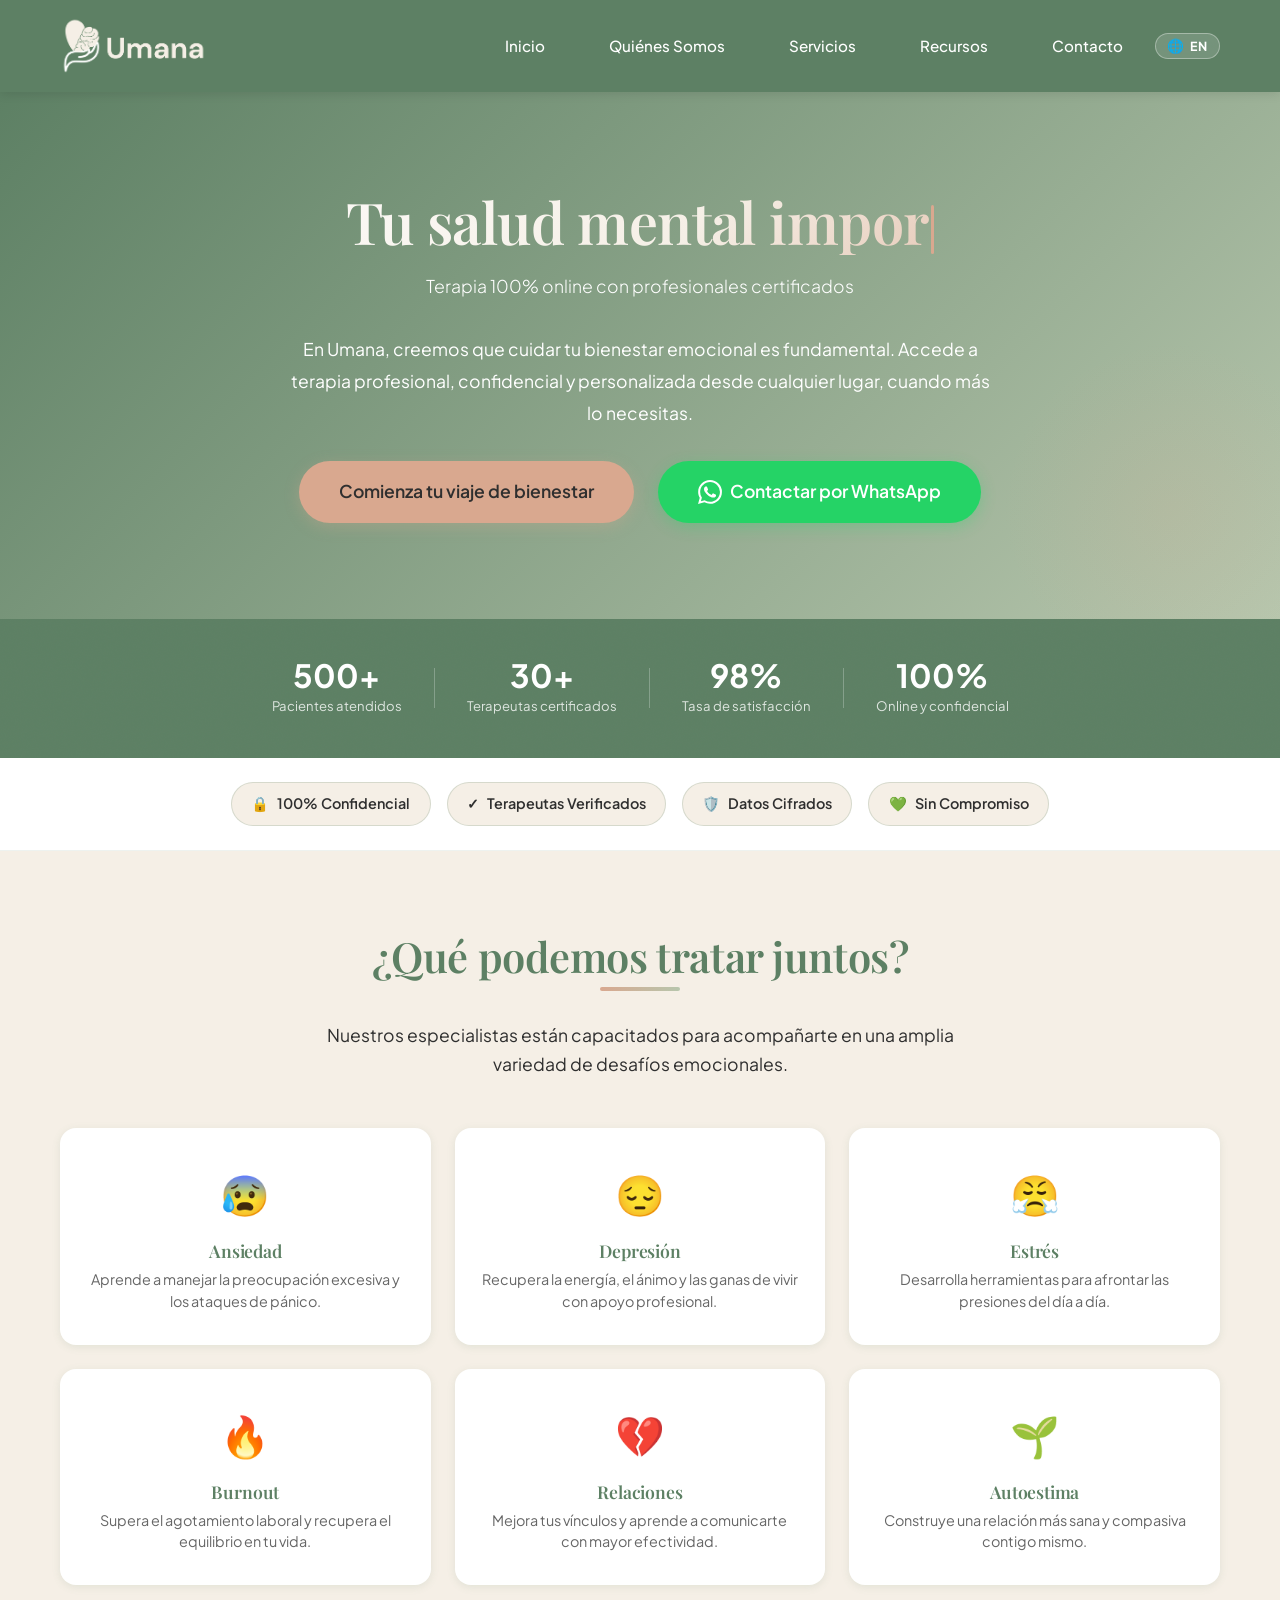
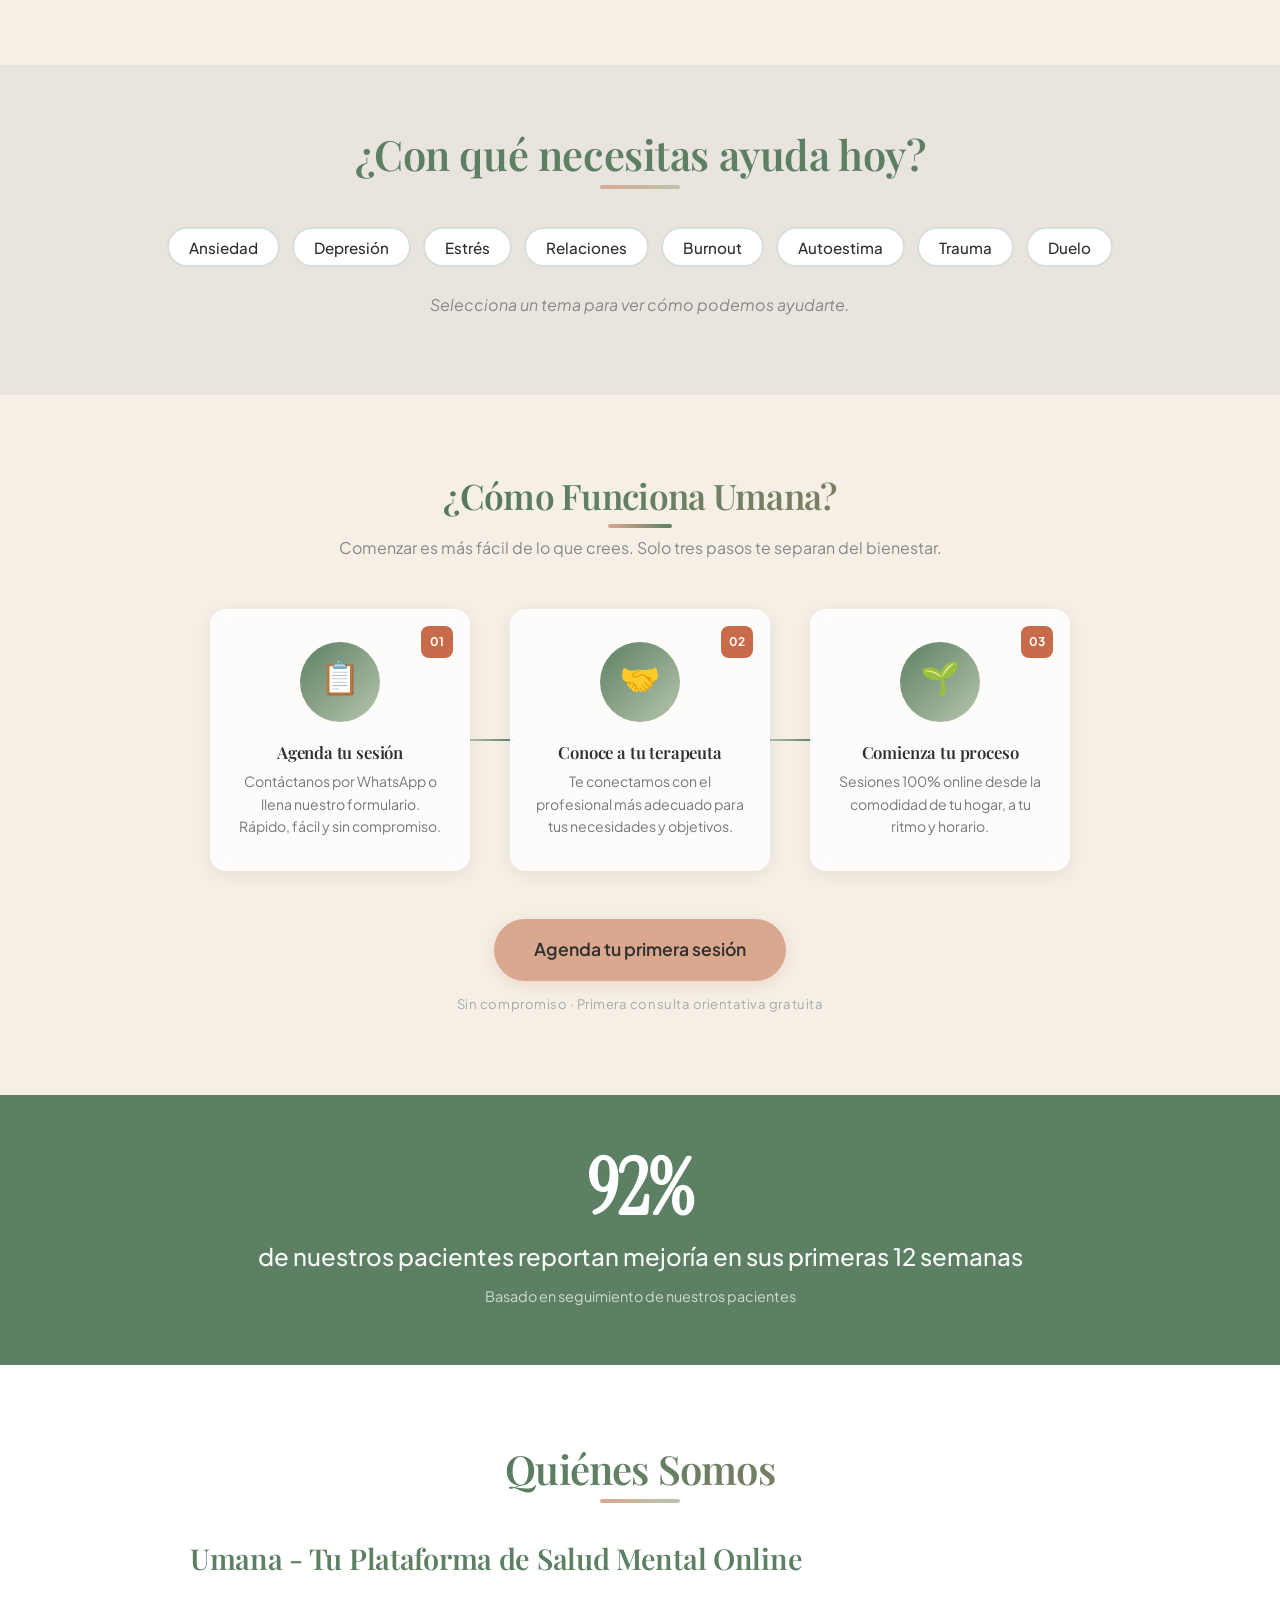
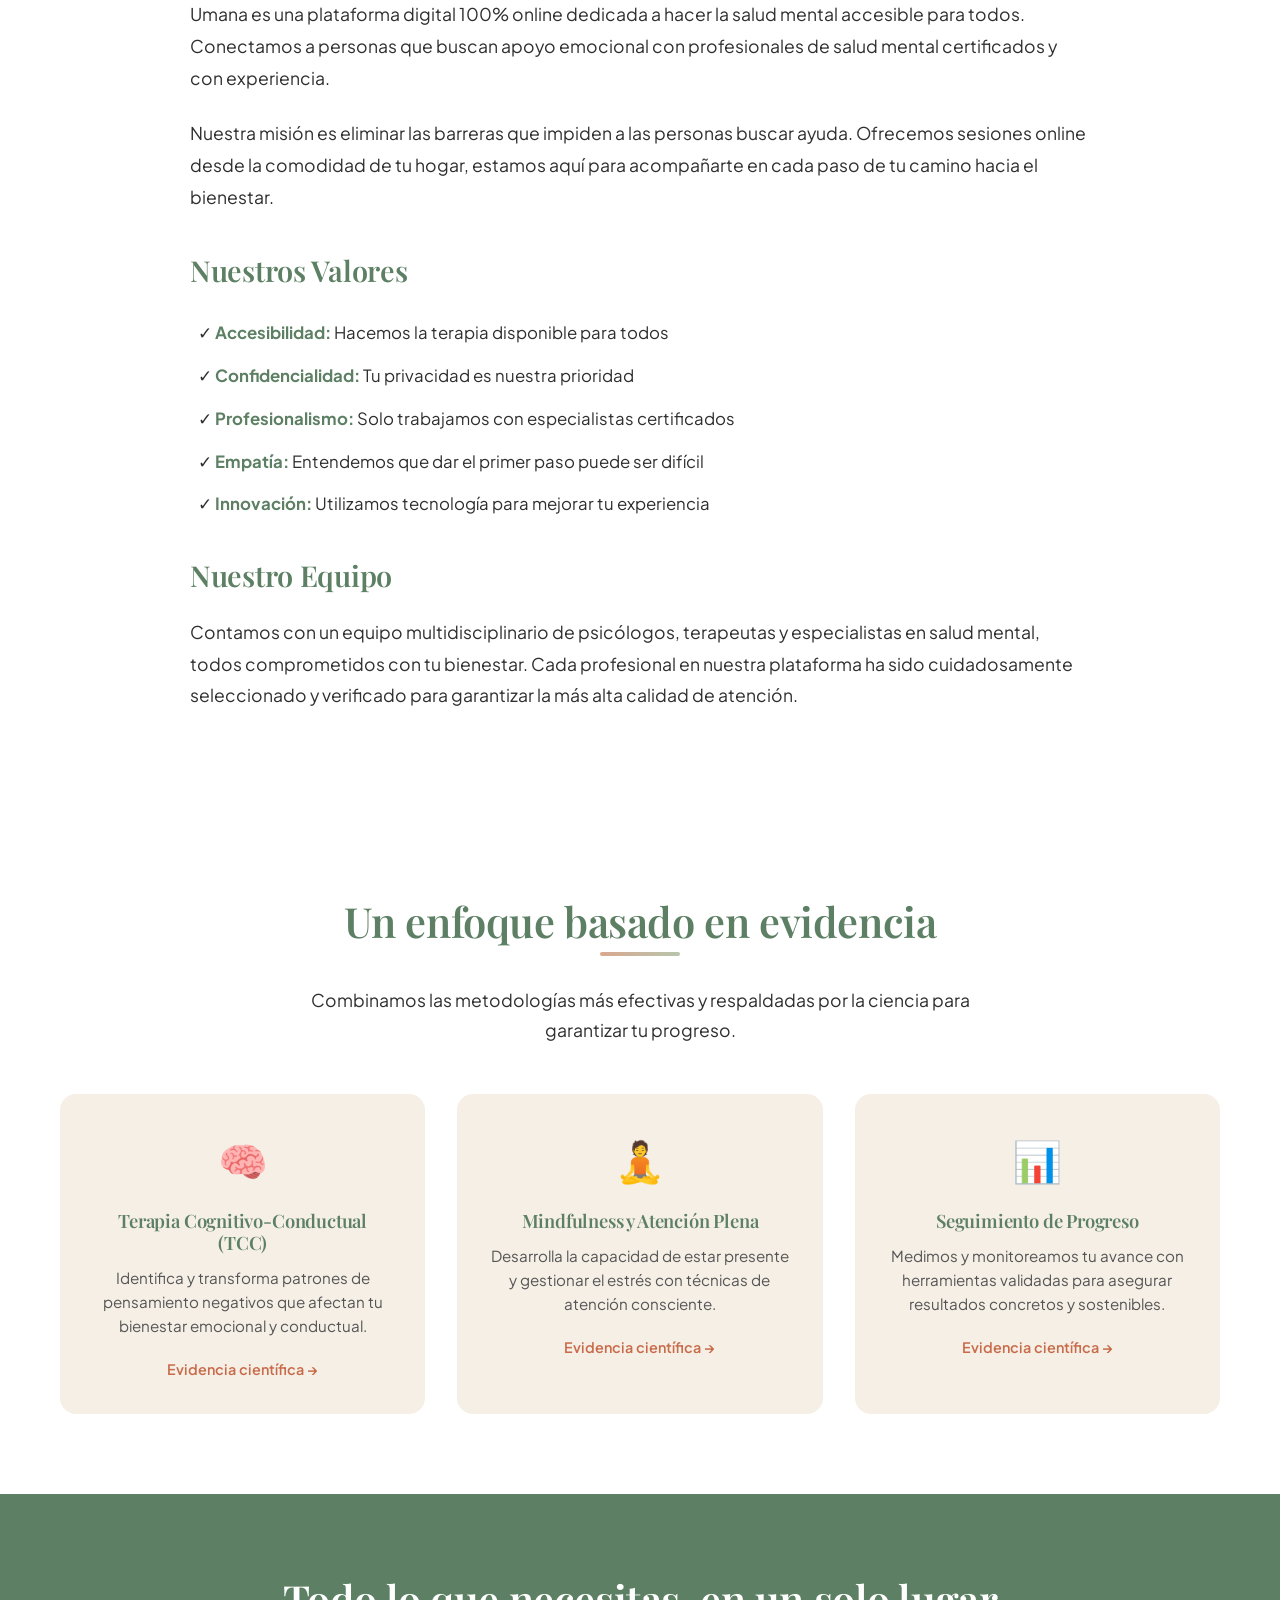
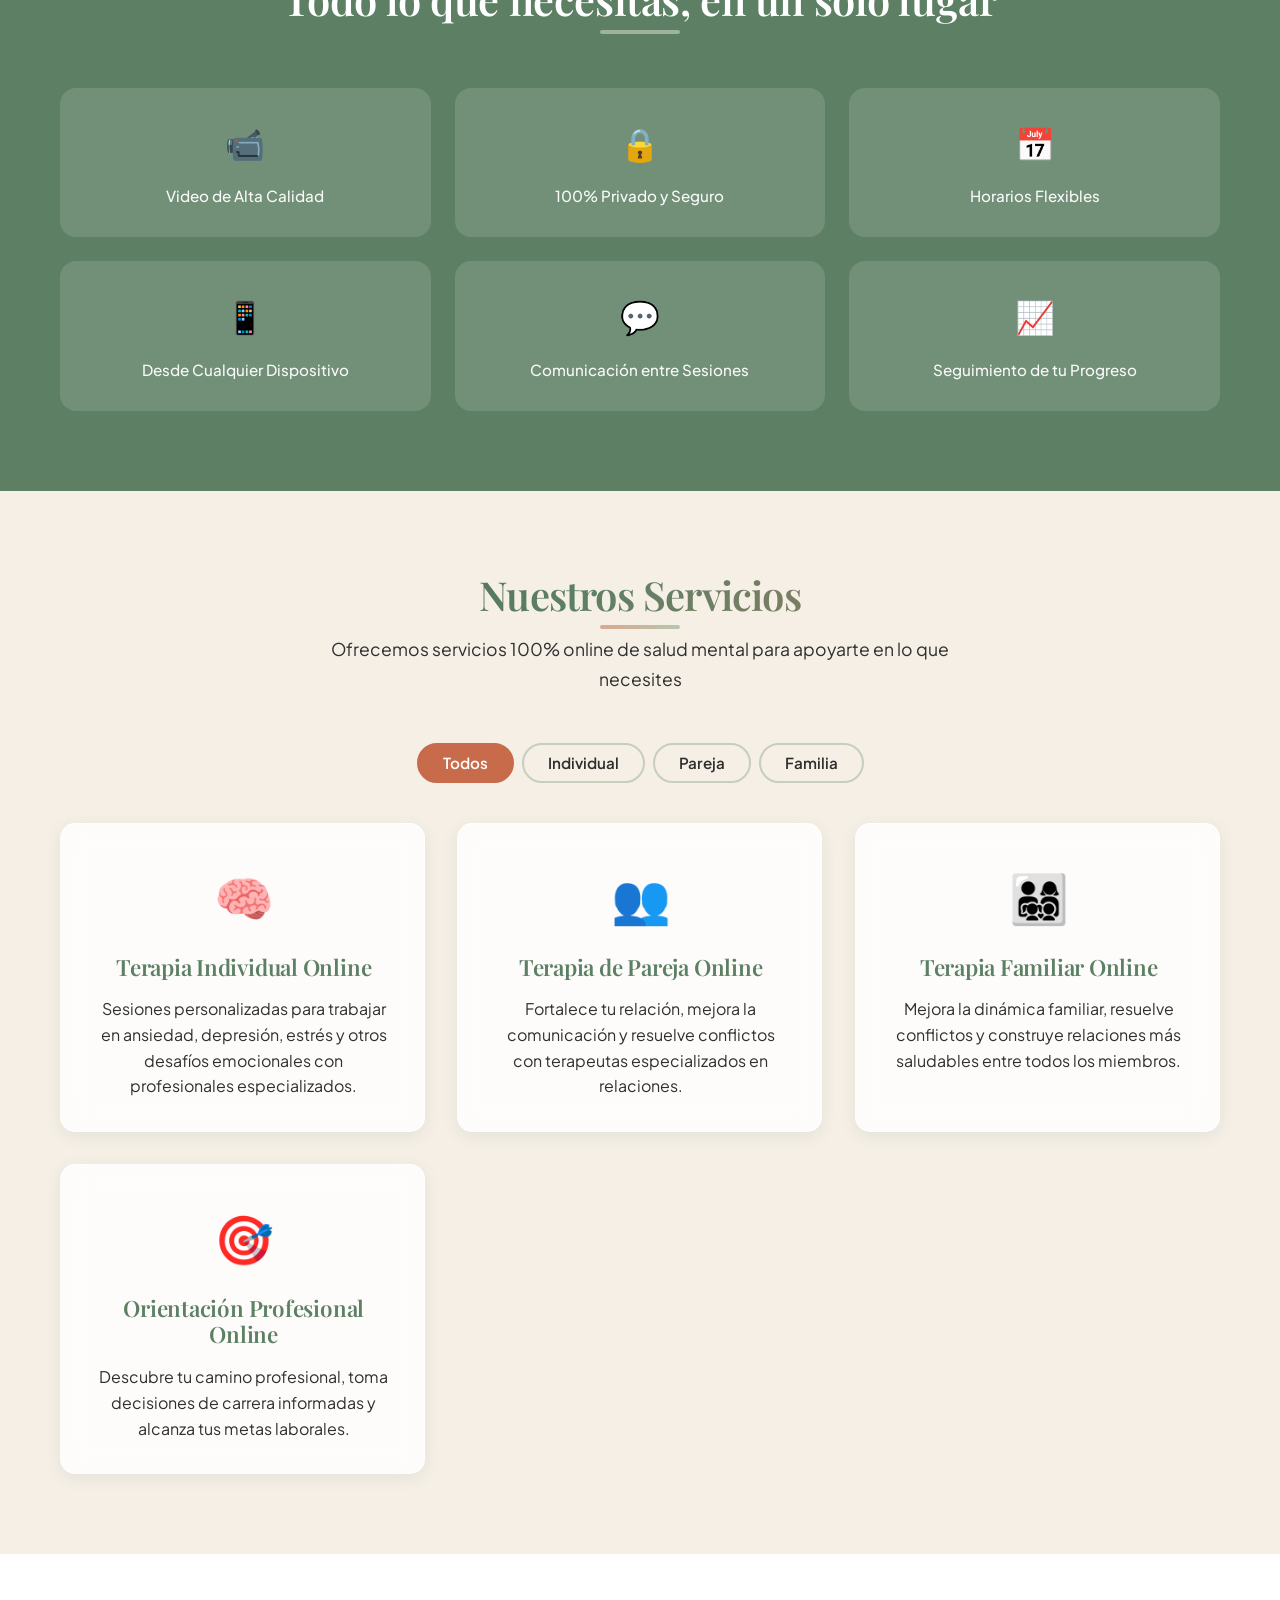
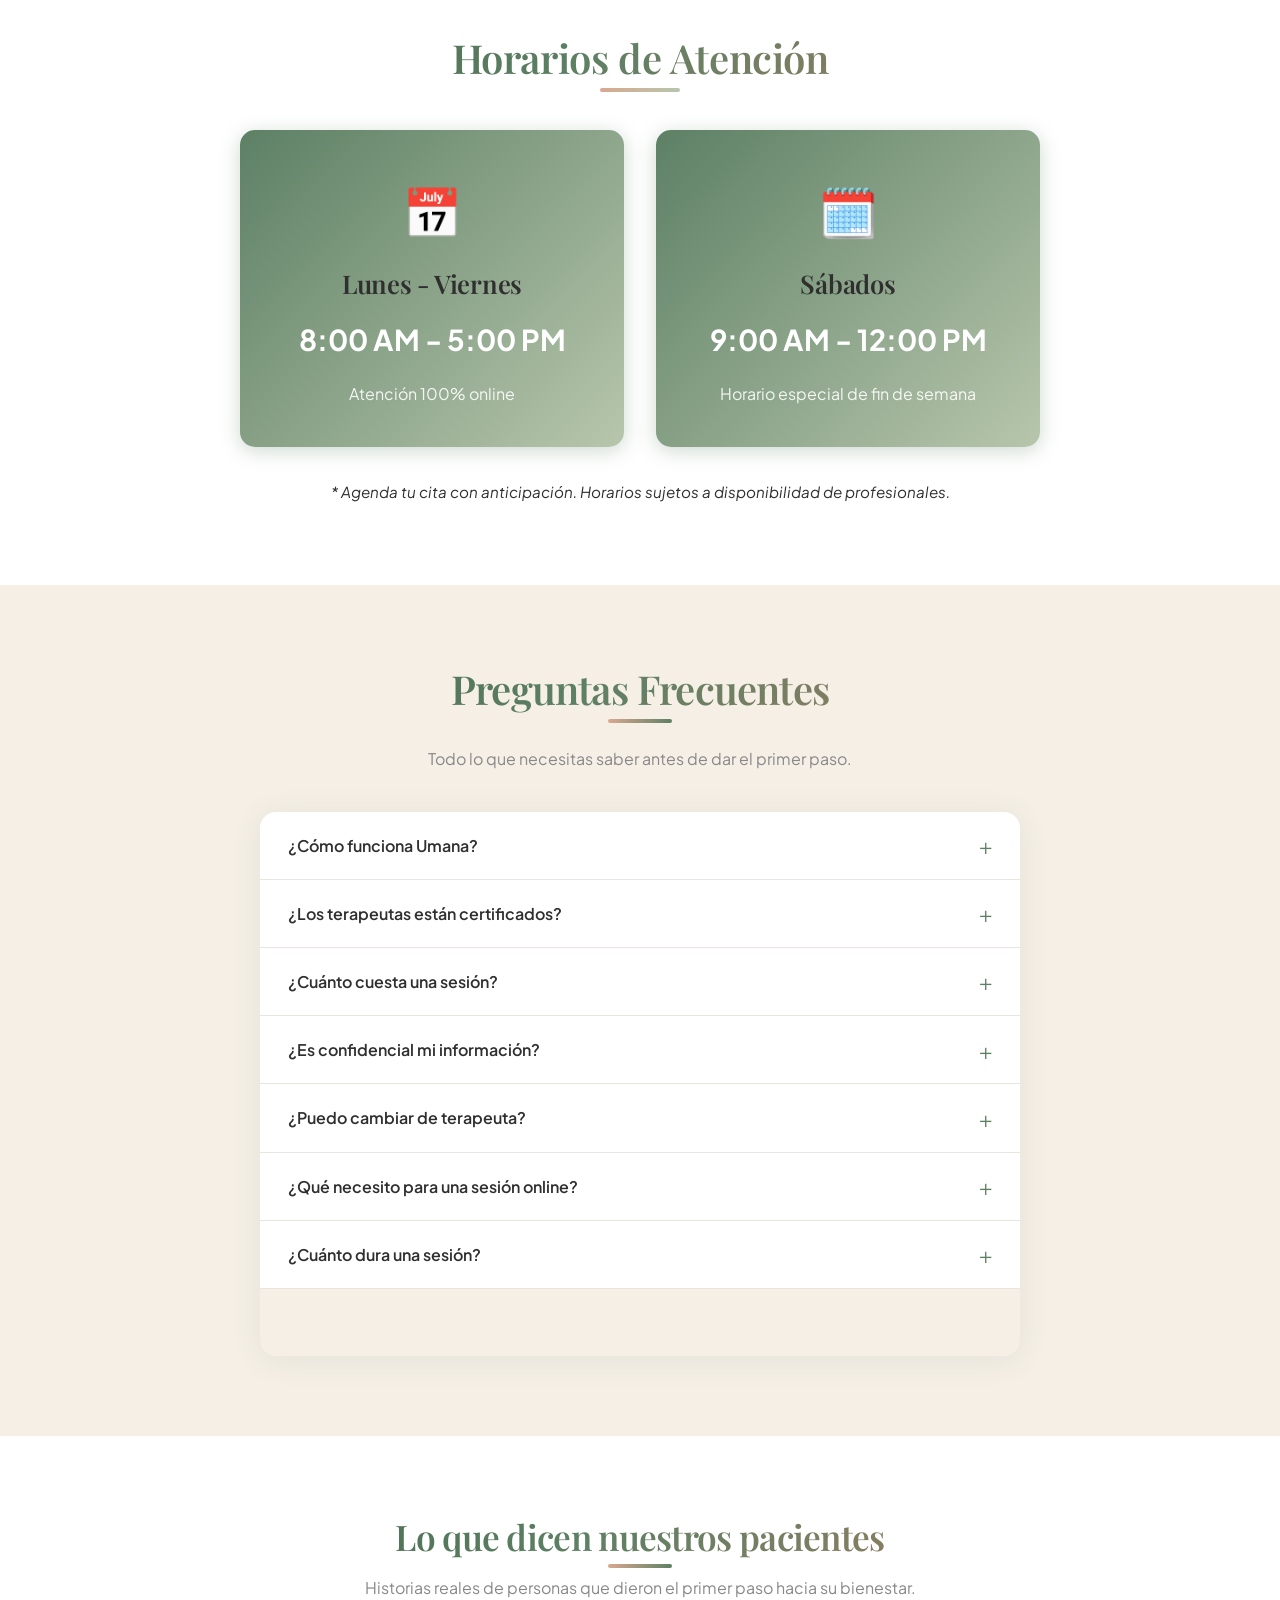
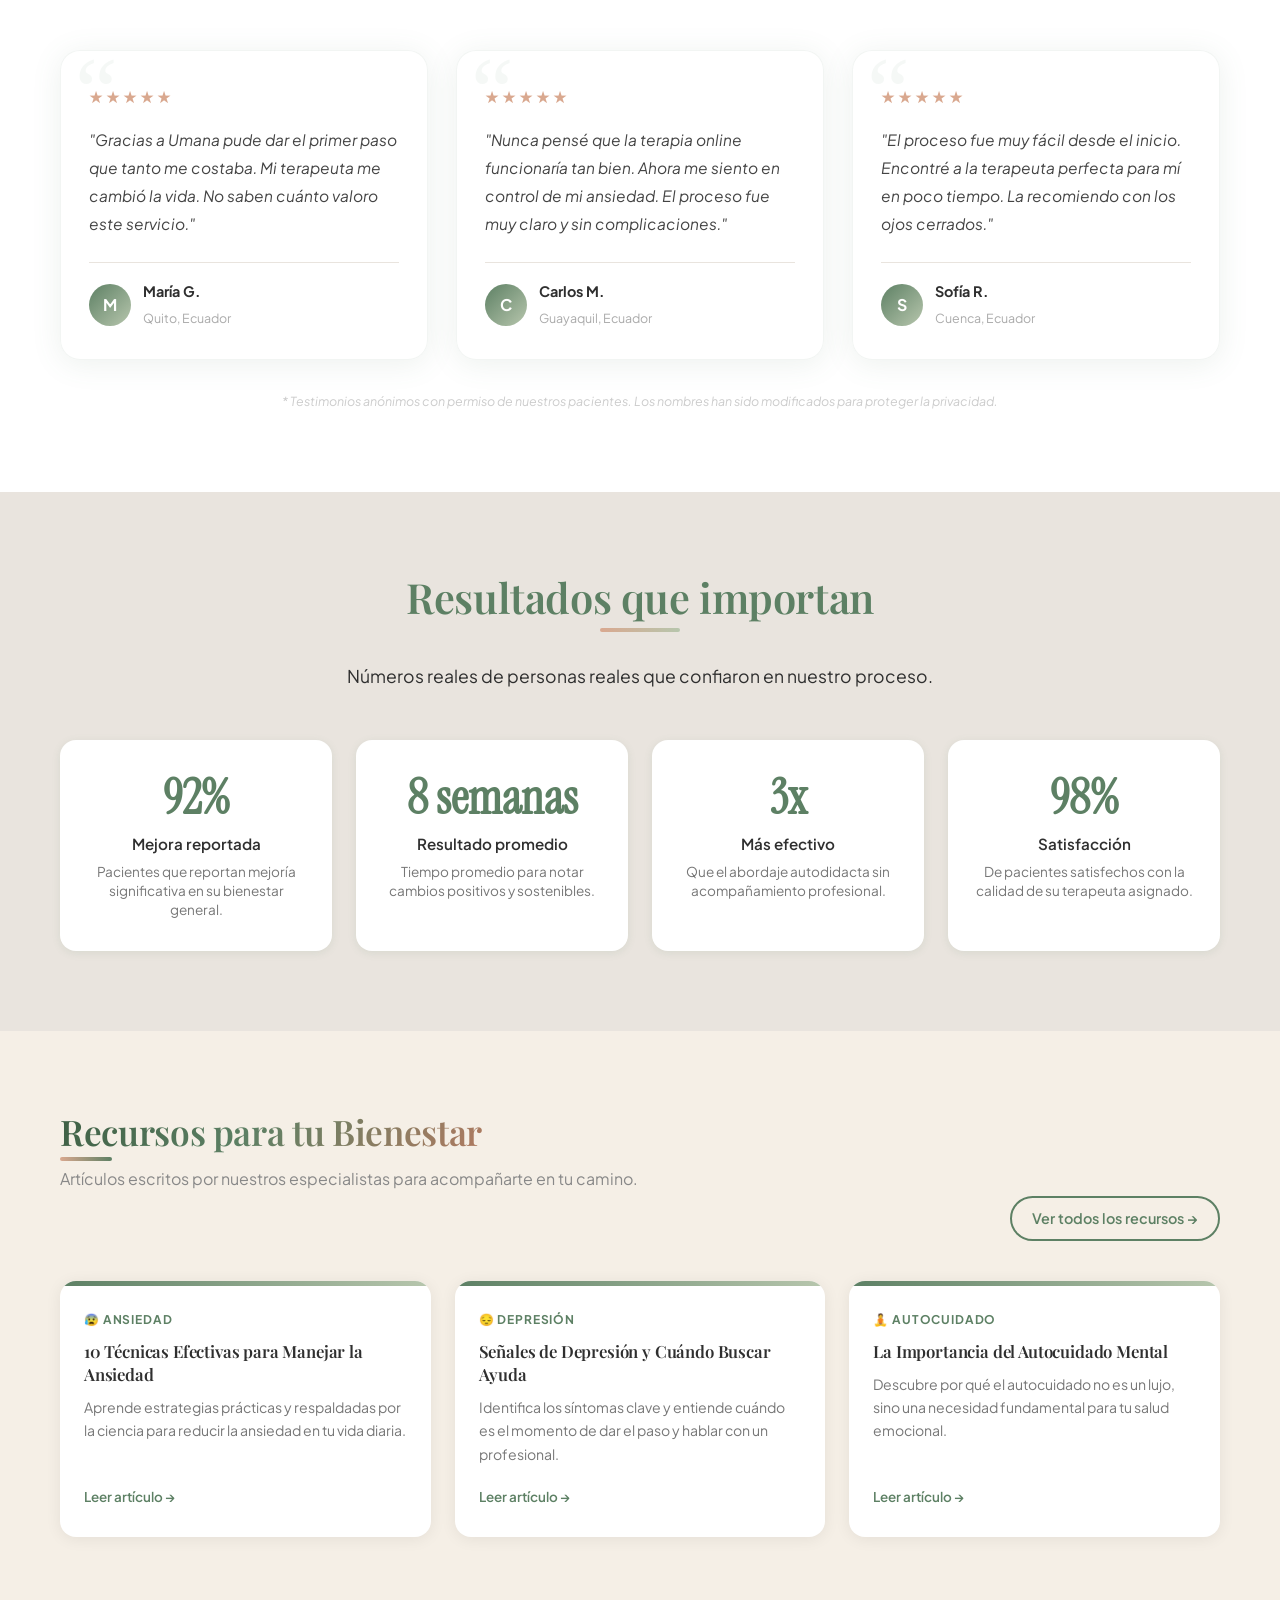
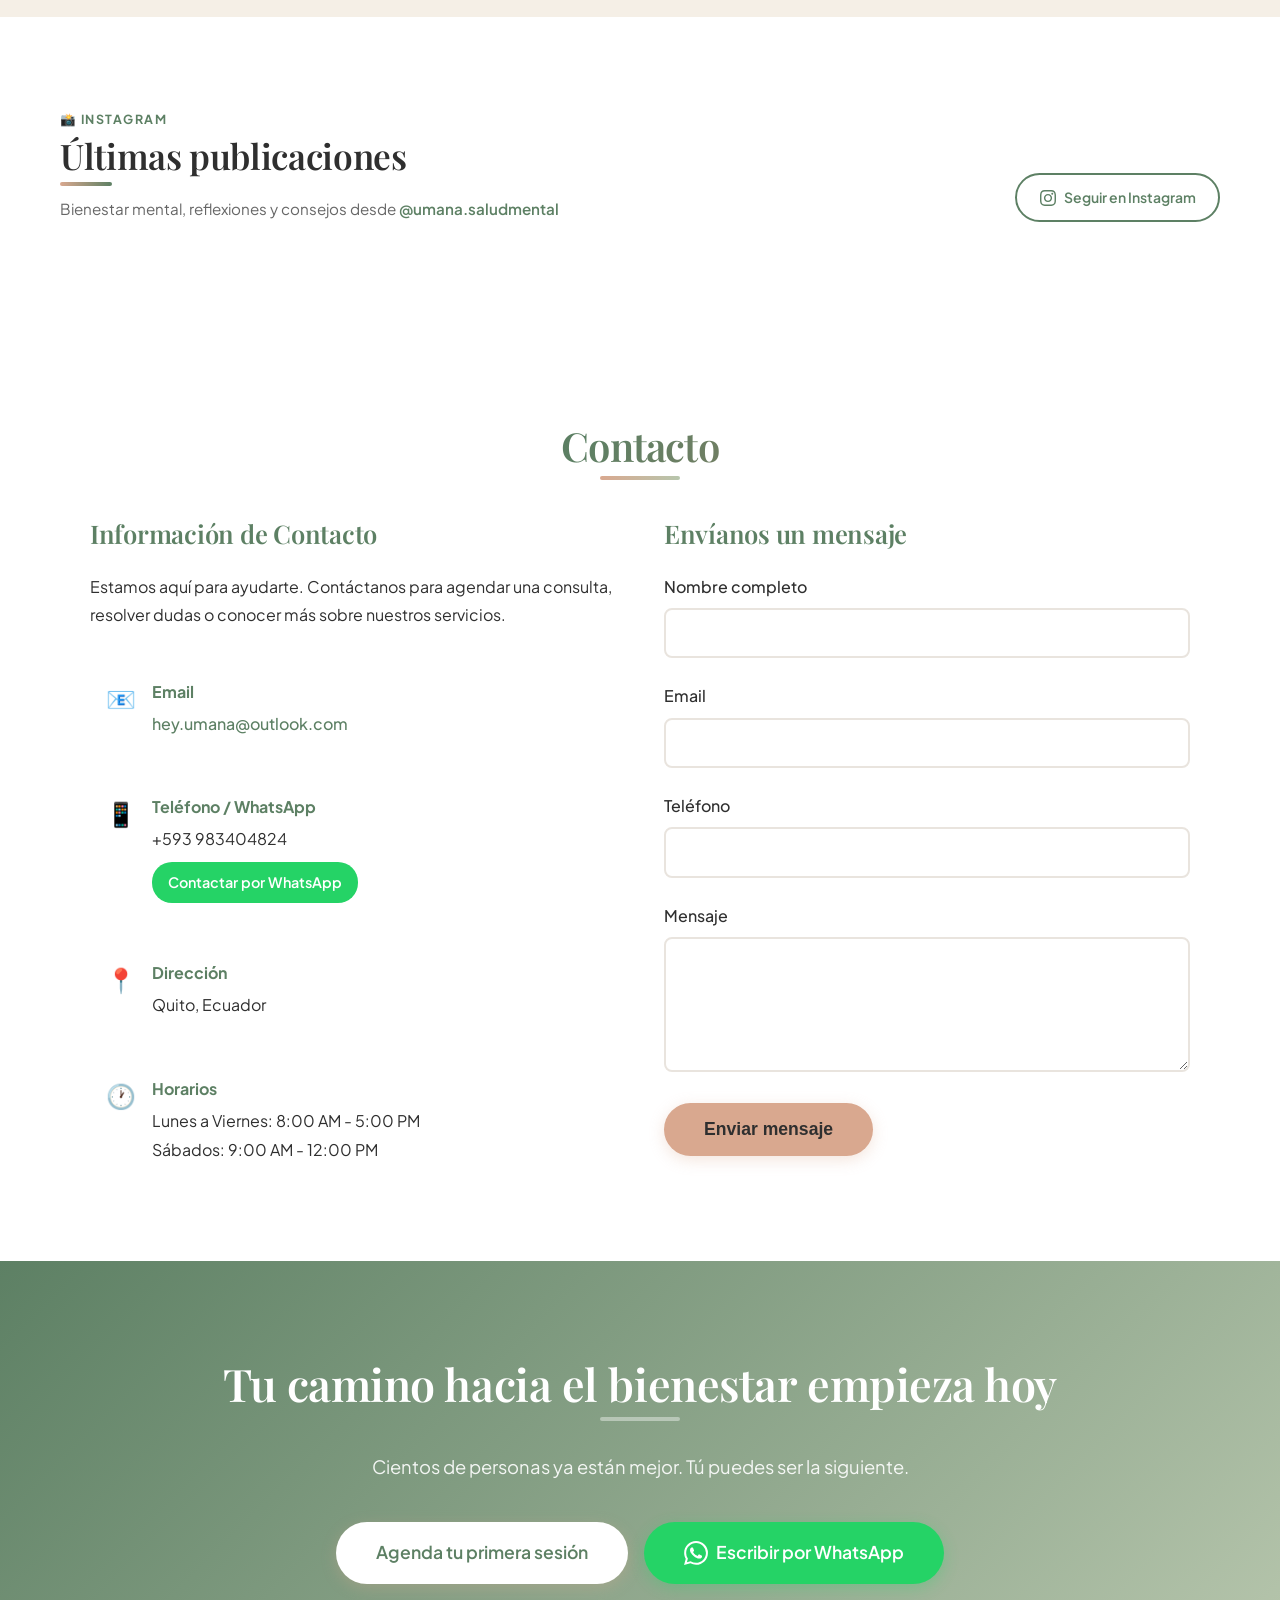
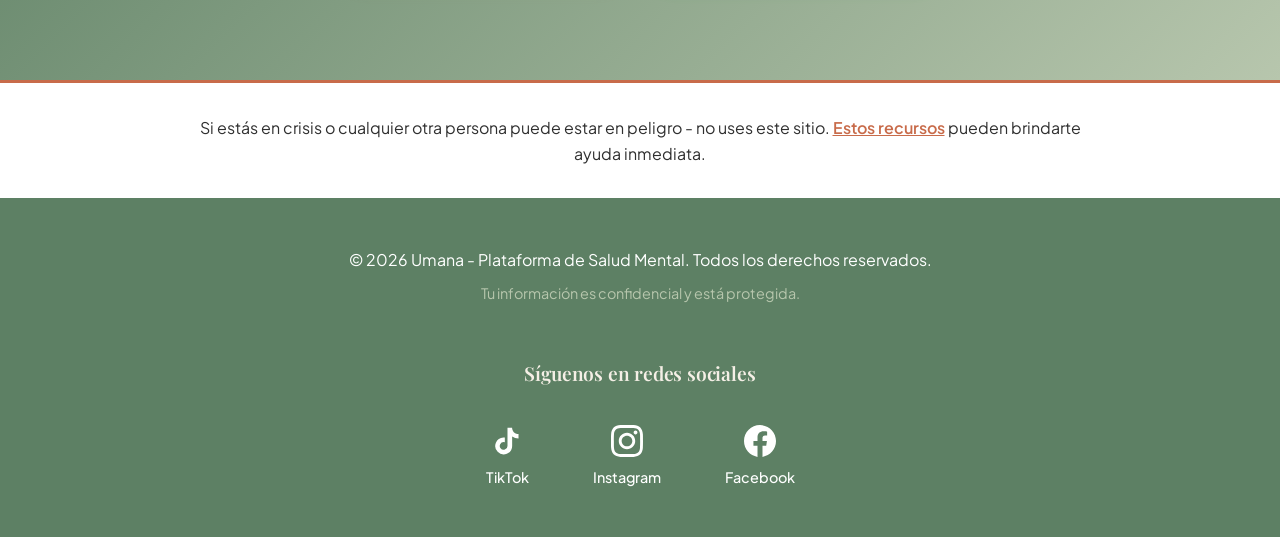
<file: index.html>
<!DOCTYPE html>
<html lang="es-419" prefix="og: https://ogp.me/ns#">
<head>
    <meta charset="UTF-8">
    <meta name="viewport" content="width=device-width, initial-scale=1.0">
    <meta name="google-site-verification" content="b06fc9ef5c585532" />

    <!-- ═══ Primary SEO ═══════════════════════════════════════════ -->
    <title>Umana | Terapia Online en Ecuador – Salud Mental Accesible</title>
    <meta name="description" content="Umana es tu plataforma de salud mental 100% online en Ecuador. Conectamos con psicólogos y terapeutas certificados para tratar ansiedad, depresión, estrés, relaciones y más. Primera consulta orientativa gratuita.">
    <meta name="keywords" content="terapia online Ecuador, psicólogo online Quito, salud mental online, terapia ansiedad, terapia depresión, psicólogo certificado, Umana salud mental, terapia pareja online, burnout, bienestar emocional">
    <meta name="author" content="Umana Salud Mental">
    <meta name="robots" content="index, follow, max-snippet:-1, max-image-preview:large, max-video-preview:-1">
    <link rel="canonical" href="https://umana-salud-mental.github.io/">

    <!-- ═══ Language / Region ═════════════════════════════════════ -->
    <link rel="alternate" hreflang="es" href="https://umana-salud-mental.github.io/">
    <link rel="alternate" hreflang="en" href="https://umana-salud-mental.github.io/">
    <link rel="alternate" hreflang="x-default" href="https://umana-salud-mental.github.io/">

    <!-- ═══ Open Graph (Facebook, WhatsApp, LinkedIn) ════════════ -->
    <meta property="og:type" content="website">
    <meta property="og:url" content="https://umana-salud-mental.github.io/">
    <meta property="og:title" content="Umana | Terapia Online en Ecuador – Salud Mental Accesible">
    <meta property="og:description" content="Terapia 100% online con psicólogos certificados. Trata ansiedad, depresión, estrés y más desde la comodidad de tu hogar. Primera consulta orientativa gratuita.">
    <meta property="og:image" content="https://umana-salud-mental.github.io/assets/images/og-umana.png">
    <meta property="og:image:width" content="1200">
    <meta property="og:image:height" content="630">
    <meta property="og:image:alt" content="Umana – Plataforma de Salud Mental Online Ecuador">
    <meta property="og:site_name" content="Umana Salud Mental">
    <meta property="og:locale" content="es_EC">

    <!-- ═══ Twitter / X Card ══════════════════════════════════════ -->
    <meta name="twitter:card" content="summary_large_image">
    <meta name="twitter:site" content="@umanaterapia">
    <meta name="twitter:title" content="Umana | Terapia Online en Ecuador">
    <meta name="twitter:description" content="Terapia 100% online con psicólogos certificados. Ansiedad, depresión, estrés y más. Primera consulta orientativa gratuita.">
    <meta name="twitter:image" content="https://umana-salud-mental.github.io/assets/images/og-umana.png">

    <!-- ═══ Structured Data (JSON-LD) ════════════════════════════ -->
    <script type="application/ld+json">
    {
      "@context": "https://schema.org",
      "@graph": [
        {
          "@type": "Organization",
          "@id": "https://umana-salud-mental.github.io/#organization",
          "name": "Umana Salud Mental",
          "url": "https://umana-salud-mental.github.io/",
          "logo": {
            "@type": "ImageObject",
            "url": "https://umana-salud-mental.github.io/assets/images/logo.png",
            "width": 200,
            "height": 60
          },
          "description": "Plataforma de salud mental 100% online en Ecuador. Terapia individual, de pareja y familiar con profesionales certificados.",
          "email": "hey.umana@outlook.com",
          "telephone": "+593983404824",
          "address": {
            "@type": "PostalAddress",
            "addressLocality": "Quito",
            "addressCountry": "EC"
          },
          "sameAs": [
            "https://www.instagram.com/umana.saludmental/",
            "https://www.tiktok.com/@umanaterapiaonline",
            "https://www.facebook.com/profile.php?id=61584479810534"
          ],
          "areaServed": {
            "@type": "Country",
            "name": "Ecuador"
          },
          "serviceType": "Mental Health Services"
        },
        {
          "@type": "MedicalBusiness",
          "@id": "https://umana-salud-mental.github.io/#business",
          "name": "Umana Salud Mental",
          "url": "https://umana-salud-mental.github.io/",
          "image": "https://umana-salud-mental.github.io/assets/images/og-umana.png",
          "description": "Plataforma de terapia online certificada en Ecuador. Servicios de salud mental para ansiedad, depresión, estrés, terapia de pareja y más.",
          "telephone": "+593983404824",
          "email": "hey.umana@outlook.com",
          "address": {
            "@type": "PostalAddress",
            "addressLocality": "Quito",
            "addressRegion": "Pichincha",
            "addressCountry": "EC"
          },
          "openingHoursSpecification": [
            {
              "@type": "OpeningHoursSpecification",
              "dayOfWeek": ["Monday","Tuesday","Wednesday","Thursday","Friday"],
              "opens": "08:00",
              "closes": "17:00"
            },
            {
              "@type": "OpeningHoursSpecification",
              "dayOfWeek": "Saturday",
              "opens": "09:00",
              "closes": "12:00"
            }
          ],
          "priceRange": "$$",
          "currenciesAccepted": "USD",
          "paymentAccepted": "Cash, Credit Card, Bank Transfer",
          "medicalSpecialty": "Psychiatry",
          "availableService": [
            {
              "@type": "MedicalTherapy",
              "name": "Terapia Individual Online",
              "description": "Sesiones de psicoterapia individual para ansiedad, depresión, estrés y bienestar emocional"
            },
            {
              "@type": "MedicalTherapy",
              "name": "Terapia de Pareja Online",
              "description": "Terapia de pareja para mejorar la comunicación y resolver conflictos"
            },
            {
              "@type": "MedicalTherapy",
              "name": "Terapia Familiar Online",
              "description": "Terapia familiar para mejorar la dinámica y relaciones familiares"
            }
          ]
        },
        {
          "@type": "WebSite",
          "@id": "https://umana-salud-mental.github.io/#website",
          "url": "https://umana-salud-mental.github.io/",
          "name": "Umana Salud Mental",
          "description": "Plataforma de salud mental 100% online en Ecuador",
          "publisher": { "@id": "https://umana-salud-mental.github.io/#organization" },
          "inLanguage": ["es-419", "en"],
          "potentialAction": {
            "@type": "SearchAction",
            "target": {
              "@type": "EntryPoint",
              "urlTemplate": "https://umana-salud-mental.github.io/recursos.html?q={search_term_string}"
            },
            "query-input": "required name=search_term_string"
          }
        }
      ]
    }
    </script>

    <!-- ═══ Fonts ══════════════════════════════════════════════════ -->
    <link rel="preconnect" href="https://fonts.googleapis.com">
    <link rel="preconnect" href="https://fonts.gstatic.com" crossorigin>
    <link href="https://fonts.googleapis.com/css2?family=Playfair+Display:ital,wght@0,600;0,700;1,600&family=Instrument+Serif:ital@0;1&family=Plus+Jakarta+Sans:ital,wght@0,300;0,400;0,500;0,600;0,700;1,400&display=swap" rel="stylesheet">

    <!-- ═══ Sitemap reference ══════════════════════════════════════ -->
    <link rel="sitemap" type="application/xml" href="/sitemap.xml">

    <link rel="stylesheet" href="styles.css">
    <script src="translations.js"></script>
</head>
<body>
    <!-- Skip to main content (accessibility-first: keyboard users) -->
    <a href="#inicio" class="skip-to-content" data-i18n="a11y.skip">Saltar al contenido principal</a>

    <!-- Scroll progress bar (filled by JS) -->
    <div id="scroll-progress" role="progressbar" aria-hidden="true"></div>

    <header>
        <nav>
            <div class="container">
                <div class="logo">
                    <a href="#inicio">
                        <img src="assets/images/logo.png?v=2" alt="Umana – Salud Mental Online" class="logo-img">
                    </a>
                </div>
                <div class="nav-end">
                    <ul class="nav-menu" id="nav-menu">
                        <li><a href="#inicio" data-i18n="nav.home">Inicio</a></li>
                        <li><a href="#quienes-somos" data-i18n="nav.about">Quiénes Somos</a></li>
                        <li><a href="#servicios" data-i18n="nav.services">Servicios</a></li>
                        <li><a href="recursos.html" data-i18n="nav.resources">Recursos</a></li>
                        <li><a href="#contacto" data-i18n="nav.contact">Contacto</a></li>
                    </ul>
                    <button id="lang-toggle" class="lang-toggle" aria-label="Switch to English" data-i18n-aria="nav.lang.aria">
                        <span class="lang-globe">🌐</span>
                        <span id="lang-toggle-text" data-i18n="nav.lang">EN</span>
                    </button>
                    <button class="nav-toggle" id="nav-toggle" aria-label="Menú" aria-expanded="false">
                        <span></span><span></span><span></span>
                    </button>
                </div>
            </div>
        </nav>
    </header>

    <main>
        <section id="inicio" class="hero">
            <div class="container">
                <div class="hero-content">
                    <h1 id="hero-title"><span id="tw-text">Tu salud mental importa</span></h1>
                    <p class="hero-subtitle" data-i18n="hero.subtitle">Terapia 100% online con profesionales certificados</p>
                    <p data-i18n="hero.desc">En Umana, creemos que cuidar tu bienestar emocional es fundamental. Accede a terapia profesional, confidencial y personalizada desde cualquier lugar, cuando más lo necesitas.</p>
                    <div class="hero-buttons">
                        <a href="#contacto" class="cta-button" data-i18n="hero.cta">Comienza tu viaje de bienestar</a>
                        <a href="https://wa.me/593983404824?text=Hola%2C%20quisiera%20informaci%C3%B3n%20sobre%20las%20sesiones%20de%20terapia" target="_blank" rel="noopener noreferrer" class="whatsapp-button">
                            <svg width="24" height="24" viewBox="0 0 24 24" fill="currentColor">
                                <path d="M17.472 14.382c-.297-.149-1.758-.867-2.03-.967-.273-.099-.471-.148-.67.15-.197.297-.767.966-.94 1.164-.173.199-.347.223-.644.075-.297-.15-1.255-.463-2.39-1.475-.883-.788-1.48-1.761-1.653-2.059-.173-.297-.018-.458.13-.606.134-.133.298-.347.446-.52.149-.174.198-.298.298-.497.099-.198.05-.371-.025-.52-.075-.149-.669-1.612-.916-2.207-.242-.579-.487-.5-.669-.51-.173-.008-.371-.01-.57-.01-.198 0-.52.074-.792.372-.272.297-1.04 1.016-1.04 2.479 0 1.462 1.065 2.875 1.213 3.074.149.198 2.096 3.2 5.077 4.487.709.306 1.262.489 1.694.625.712.227 1.36.195 1.871.118.571-.085 1.758-.719 2.006-1.413.248-.694.248-1.289.173-1.413-.074-.124-.272-.198-.57-.347m-5.421 7.403h-.004a9.87 9.87 0 01-5.031-1.378l-.361-.214-3.741.982.998-3.648-.235-.374a9.86 9.86 0 01-1.51-5.26c.001-5.45 4.436-9.884 9.888-9.884 2.64 0 5.122 1.03 6.988 2.898a9.825 9.825 0 012.893 6.994c-.003 5.45-4.437 9.884-9.885 9.884m8.413-18.297A11.815 11.815 0 0012.05 0C5.495 0 .16 5.335.157 11.892c0 2.096.547 4.142 1.588 5.945L.057 24l6.305-1.654a11.882 11.882 0 005.683 1.448h.005c6.554 0 11.89-5.335 11.893-11.893a11.821 11.821 0 00-3.48-8.413z"/>
                            </svg>
                            <span data-i18n="hero.whatsapp">Contactar por WhatsApp</span>
                        </a>
                    </div>
                </div>
            </div>
        </section>

        <!-- Trust Stats Bar -->
        <section class="trust-stats" id="confianza">
            <div class="container">
                <div class="stats-bar">
                    <div class="trust-stat" id="cms-trust-0">
                        <span class="trust-number" id="cms-trust-num-0">500+</span>
                        <span class="trust-label" id="cms-trust-label-0" data-i18n="stats.patients">Pacientes atendidos</span>
                    </div>
                    <div class="trust-divider"></div>
                    <div class="trust-stat" id="cms-trust-1">
                        <span class="trust-number" id="cms-trust-num-1">30+</span>
                        <span class="trust-label" id="cms-trust-label-1" data-i18n="stats.therapists">Terapeutas certificados</span>
                    </div>
                    <div class="trust-divider"></div>
                    <div class="trust-stat" id="cms-trust-2">
                        <span class="trust-number" id="cms-trust-num-2">98%</span>
                        <span class="trust-label" id="cms-trust-label-2" data-i18n="stats.satisfaction">Tasa de satisfacción</span>
                    </div>
                    <div class="trust-divider"></div>
                    <div class="trust-stat" id="cms-trust-3">
                        <span class="trust-number" id="cms-trust-num-3">100%</span>
                        <span class="trust-label" id="cms-trust-label-3" data-i18n="stats.online">Online y confidencial</span>
                    </div>
                </div>
            </div>
        </section>

        <!-- Trust Badges -->
        <section class="trust-badges" role="region" aria-label="Certificaciones y garantías">
            <div class="container">
                <div class="badges-row">
                    <span class="trust-badge reveal"><span>🔒</span><span data-i18n="badge.1">100% Confidencial</span></span>
                    <span class="trust-badge reveal reveal-delay-1"><span>✓</span><span data-i18n="badge.2">Terapeutas Verificados</span></span>
                    <span class="trust-badge reveal reveal-delay-2"><span>🛡️</span><span data-i18n="badge.3">Datos Cifrados</span></span>
                    <span class="trust-badge reveal reveal-delay-3"><span>💚</span><span data-i18n="badge.4">Sin Compromiso</span></span>
                </div>
            </div>
        </section>

        <!-- Lo que tratamos -->
        <section id="lo-que-tratamos" class="conditions-section" role="region" aria-label="Condiciones que tratamos">
            <div class="container">
                <h2 data-i18n="cond.heading">¿Qué podemos tratar juntos?</h2>
                <p class="conditions-intro" data-i18n="cond.intro">Nuestros especialistas están capacitados para acompañarte en una amplia variedad de desafíos emocionales.</p>
                <div class="conditions-grid">
                    <a href="recursos.html" class="condition-card reveal" rel="noopener noreferrer">
                        <span class="condition-emoji">😰</span>
                        <h3 data-i18n="cond.1.name">Ansiedad</h3>
                        <p data-i18n="cond.1.desc">Aprende a manejar la preocupación excesiva y los ataques de pánico.</p>
                    </a>
                    <a href="recursos.html" class="condition-card reveal reveal-delay-1" rel="noopener noreferrer">
                        <span class="condition-emoji">😔</span>
                        <h3 data-i18n="cond.2.name">Depresión</h3>
                        <p data-i18n="cond.2.desc">Recupera la energía, el ánimo y las ganas de vivir con apoyo profesional.</p>
                    </a>
                    <a href="recursos.html" class="condition-card reveal reveal-delay-2" rel="noopener noreferrer">
                        <span class="condition-emoji">😤</span>
                        <h3 data-i18n="cond.3.name">Estrés</h3>
                        <p data-i18n="cond.3.desc">Desarrolla herramientas para afrontar las presiones del día a día.</p>
                    </a>
                    <a href="recursos.html" class="condition-card reveal" rel="noopener noreferrer">
                        <span class="condition-emoji">🔥</span>
                        <h3 data-i18n="cond.4.name">Burnout</h3>
                        <p data-i18n="cond.4.desc">Supera el agotamiento laboral y recupera el equilibrio en tu vida.</p>
                    </a>
                    <a href="recursos.html" class="condition-card reveal reveal-delay-1" rel="noopener noreferrer">
                        <span class="condition-emoji">💔</span>
                        <h3 data-i18n="cond.5.name">Relaciones</h3>
                        <p data-i18n="cond.5.desc">Mejora tus vínculos y aprende a comunicarte con mayor efectividad.</p>
                    </a>
                    <a href="recursos.html" class="condition-card reveal reveal-delay-2" rel="noopener noreferrer">
                        <span class="condition-emoji">🌱</span>
                        <h3 data-i18n="cond.6.name">Autoestima</h3>
                        <p data-i18n="cond.6.desc">Construye una relación más sana y compasiva contigo mismo.</p>
                    </a>
                </div>
            </div>
        </section>

        <!-- Help Picker -->
        <section class="help-picker" role="region" aria-label="Selector de necesidad">
            <div class="container">
                <h2 data-i18n="hp.heading">¿Con qué necesitas ayuda hoy?</h2>
                <div class="help-pills" id="help-pills-row">
                    <button class="help-pill" data-condition-es="Ansiedad" data-condition-en="Anxiety" data-i18n="hp.pill.1">Ansiedad</button>
                    <button class="help-pill" data-condition-es="Depresión" data-condition-en="Depression" data-i18n="hp.pill.2">Depresión</button>
                    <button class="help-pill" data-condition-es="Estrés" data-condition-en="Stress" data-i18n="hp.pill.3">Estrés</button>
                    <button class="help-pill" data-condition-es="Relaciones" data-condition-en="Relationships" data-i18n="hp.pill.4">Relaciones</button>
                    <button class="help-pill" data-condition-es="Burnout" data-condition-en="Burnout" data-i18n="hp.pill.5">Burnout</button>
                    <button class="help-pill" data-condition-es="Autoestima" data-condition-en="Self-esteem" data-i18n="hp.pill.6">Autoestima</button>
                    <button class="help-pill" data-condition-es="Trauma" data-condition-en="Trauma" data-i18n="hp.pill.7">Trauma</button>
                    <button class="help-pill" data-condition-es="Duelo" data-condition-en="Grief" data-i18n="hp.pill.8">Duelo</button>
                </div>
                <div class="help-picker-cta" id="help-picker-cta">
                    <p class="default-msg" data-i18n="hp.default">Selecciona un tema para ver cómo podemos ayudarte.</p>
                </div>
            </div>
        </section>

        <!-- Cómo Funciona -->
        <section id="como-funciona" class="how-it-works">
            <div class="container">
                <h2 id="cms-how-heading" data-i18n="how.heading">¿Cómo Funciona Umana?</h2>
                <p class="section-intro" data-i18n="how.intro">Comenzar es más fácil de lo que crees. Solo tres pasos te separan del bienestar.</p>
                <div class="steps-grid" id="cms-how-steps">
                    <div class="step-card">
                        <div class="step-number">01</div>
                        <div class="step-visual"><span class="step-icon">📋</span></div>
                        <h3 data-i18n="how.s1.title">Agenda tu sesión</h3>
                        <p data-i18n="how.s1.desc">Contáctanos por WhatsApp o llena nuestro formulario. Rápido, fácil y sin compromiso.</p>
                    </div>
                    <div class="step-connector"></div>
                    <div class="step-card">
                        <div class="step-number">02</div>
                        <div class="step-visual"><span class="step-icon">🤝</span></div>
                        <h3 data-i18n="how.s2.title">Conoce a tu terapeuta</h3>
                        <p data-i18n="how.s2.desc">Te conectamos con el profesional más adecuado para tus necesidades y objetivos.</p>
                    </div>
                    <div class="step-connector"></div>
                    <div class="step-card">
                        <div class="step-number">03</div>
                        <div class="step-visual"><span class="step-icon">🌱</span></div>
                        <h3 data-i18n="how.s3.title">Comienza tu proceso</h3>
                        <p data-i18n="how.s3.desc">Sesiones 100% online desde la comodidad de tu hogar, a tu ritmo y horario.</p>
                    </div>
                </div>
                <div class="how-cta">
                    <a href="#contacto" class="cta-button" data-i18n="how.cta">Agenda tu primera sesión</a>
                    <span class="how-cta-note" data-i18n="how.cta.note">Sin compromiso · Primera consulta orientativa gratuita</span>
                </div>
            </div>
        </section>

        <!-- Outcome Callout -->
        <section class="outcome-callout" role="region" aria-label="Estadística de resultados">
            <div class="container">
                <span class="oc-stat-num" data-i18n="oc.stat">92%</span>
                <p class="oc-stat-text" data-i18n="oc.desc">de nuestros pacientes reportan mejoría en sus primeras 12 semanas</p>
                <p class="oc-label" data-i18n="oc.label">Basado en seguimiento de nuestros pacientes</p>
            </div>
        </section>

        <section id="quienes-somos" class="about">
            <div class="container">
                <h2 data-i18n="about.heading">Quiénes Somos</h2>
                <div class="about-content">
                    <div class="about-text">
                        <h3 data-i18n="about.sub">Umana - Tu Plataforma de Salud Mental Online</h3>
                        <p data-i18n="about.p1">Umana es una plataforma digital 100% online dedicada a hacer la salud mental accesible para todos. Conectamos a personas que buscan apoyo emocional con profesionales de salud mental certificados y con experiencia.</p>
                        <p data-i18n="about.p2">Nuestra misión es eliminar las barreras que impiden a las personas buscar ayuda. Ofrecemos sesiones online desde la comodidad de tu hogar, estamos aquí para acompañarte en cada paso de tu camino hacia el bienestar.</p>
                        
                        <h3 class="values-title" data-i18n="about.values">Nuestros Valores</h3>
                        <ul class="credentials">
                            <li data-i18n-html="about.v1">✓ <strong>Accesibilidad:</strong> Hacemos la terapia disponible para todos</li>
                            <li data-i18n-html="about.v2">✓ <strong>Confidencialidad:</strong> Tu privacidad es nuestra prioridad</li>
                            <li data-i18n-html="about.v3">✓ <strong>Profesionalismo:</strong> Solo trabajamos con especialistas certificados</li>
                            <li data-i18n-html="about.v4">✓ <strong>Empatía:</strong> Entendemos que dar el primer paso puede ser difícil</li>
                            <li data-i18n-html="about.v5">✓ <strong>Innovación:</strong> Utilizamos tecnología para mejorar tu experiencia</li>
                        </ul>

                        <h3 class="team-title" data-i18n="about.team">Nuestro Equipo</h3>
                        <p data-i18n="about.team.p">Contamos con un equipo multidisciplinario de psicólogos, terapeutas y especialistas en salud mental, todos comprometidos con tu bienestar. Cada profesional en nuestra plataforma ha sido cuidadosamente seleccionado y verificado para garantizar la más alta calidad de atención.</p>
                    </div>
                </div>
            </div>
        </section>

        <!-- Enfoque basado en evidencia -->
        <section id="nuestro-enfoque" class="approach-section" role="region" aria-label="Nuestro enfoque terapéutico">
            <div class="container">
                <h2 data-i18n="ap.heading">Un enfoque basado en evidencia</h2>
                <p class="approach-intro" data-i18n="ap.intro">Combinamos las metodologías más efectivas y respaldadas por la ciencia para garantizar tu progreso.</p>
                <div class="approach-grid">
                    <div class="approach-card reveal">
                        <span class="approach-icon">🧠</span>
                        <h3 data-i18n="ap.1.title">Terapia Cognitivo-Conductual (TCC)</h3>
                        <p data-i18n="ap.1.desc">Identifica y transforma patrones de pensamiento negativos que afectan tu bienestar emocional y conductual.</p>
                        <a href="recursos.html" class="approach-link" rel="noopener noreferrer" data-i18n="ap.link">Evidencia científica →</a>
                    </div>
                    <div class="approach-card reveal reveal-delay-1">
                        <span class="approach-icon">🧘</span>
                        <h3 data-i18n="ap.2.title">Mindfulness y Atención Plena</h3>
                        <p data-i18n="ap.2.desc">Desarrolla la capacidad de estar presente y gestionar el estrés con técnicas de atención consciente.</p>
                        <a href="recursos.html" class="approach-link" rel="noopener noreferrer" data-i18n="ap.link">Evidencia científica →</a>
                    </div>
                    <div class="approach-card reveal reveal-delay-2">
                        <span class="approach-icon">📊</span>
                        <h3 data-i18n="ap.3.title">Seguimiento de Progreso</h3>
                        <p data-i18n="ap.3.desc">Medimos y monitoreamos tu avance con herramientas validadas para asegurar resultados concretos y sostenibles.</p>
                        <a href="recursos.html" class="approach-link" rel="noopener noreferrer" data-i18n="ap.link">Evidencia científica →</a>
                    </div>
                </div>
            </div>
        </section>

        <!-- Platform Features -->
        <section class="platform-features" role="region" aria-label="Características de la plataforma">
            <div class="container">
                <h2 data-i18n="pf.heading">Todo lo que necesitas, en un solo lugar</h2>
                <div class="platform-grid">
                    <div class="platform-feature reveal">
                        <span class="platform-feature-icon">📹</span>
                        <span data-i18n="pf.1">Video de Alta Calidad</span>
                    </div>
                    <div class="platform-feature reveal reveal-delay-1">
                        <span class="platform-feature-icon">🔒</span>
                        <span data-i18n="pf.2">100% Privado y Seguro</span>
                    </div>
                    <div class="platform-feature reveal reveal-delay-2">
                        <span class="platform-feature-icon">📅</span>
                        <span data-i18n="pf.3">Horarios Flexibles</span>
                    </div>
                    <div class="platform-feature reveal">
                        <span class="platform-feature-icon">📱</span>
                        <span data-i18n="pf.4">Desde Cualquier Dispositivo</span>
                    </div>
                    <div class="platform-feature reveal reveal-delay-1">
                        <span class="platform-feature-icon">💬</span>
                        <span data-i18n="pf.5">Comunicación entre Sesiones</span>
                    </div>
                    <div class="platform-feature reveal reveal-delay-2">
                        <span class="platform-feature-icon">📈</span>
                        <span data-i18n="pf.6">Seguimiento de tu Progreso</span>
                    </div>
                </div>
            </div>
        </section>

        <section id="servicios" class="services">
            <div class="container">
                <h2 id="cms-services-heading" data-i18n="svc.heading">Nuestros Servicios</h2>
                <p class="services-intro" id="cms-services-intro" data-i18n="svc.intro">Ofrecemos servicios 100% online de salud mental para apoyarte en lo que necesites</p>
                <div class="service-tabs" role="tablist" aria-label="Filtrar servicios">
                    <button class="service-tab-btn active" data-filter="all" role="tab" aria-selected="true" data-i18n="svc.tab.all">Todos</button>
                    <button class="service-tab-btn" data-filter="individual" role="tab" aria-selected="false" data-i18n="svc.tab.ind">Individual</button>
                    <button class="service-tab-btn" data-filter="pareja" role="tab" aria-selected="false" data-i18n="svc.tab.couple">Pareja</button>
                    <button class="service-tab-btn" data-filter="familia" role="tab" aria-selected="false" data-i18n="svc.tab.family">Familia</button>
                </div>
                <div class="services-grid" id="cms-services-grid">
                    <div class="service-card" data-type="individual">
                        <div class="service-icon">🧠</div>
                        <h3 data-i18n="svc.1.title">Terapia Individual Online</h3>
                        <p data-i18n="svc.1.desc">Sesiones personalizadas para trabajar en ansiedad, depresión, estrés y otros desafíos emocionales con profesionales especializados.</p>
                    </div>
                    <div class="service-card" data-type="pareja">
                        <div class="service-icon">👥</div>
                        <h3 data-i18n="svc.2.title">Terapia de Pareja Online</h3>
                        <p data-i18n="svc.2.desc">Fortalece tu relación, mejora la comunicación y resuelve conflictos con terapeutas especializados en relaciones.</p>
                    </div>
                    <div class="service-card" data-type="familia">
                        <div class="service-icon">👨‍👩‍👧‍👦</div>
                        <h3 data-i18n="svc.3.title">Terapia Familiar Online</h3>
                        <p data-i18n="svc.3.desc">Mejora la dinámica familiar, resuelve conflictos y construye relaciones más saludables entre todos los miembros.</p>
                    </div>
                    <div class="service-card" data-type="individual">
                        <div class="service-icon">🎯</div>
                        <h3 data-i18n="svc.4.title">Orientación Profesional Online</h3>
                        <p data-i18n="svc.4.desc">Descubre tu camino profesional, toma decisiones de carrera informadas y alcanza tus metas laborales.</p>
                    </div>
                </div>
            </div>
        </section>

        <!-- Terapeutas -->
        <section id="terapeutas" class="therapists-section" role="region" aria-label="Nuestros especialistas">
            <div class="container">
                <h2 data-i18n="th.heading">Conoce a nuestros especialistas</h2>
                <p class="therapists-intro" data-i18n="th.intro">Profesionales certificados, empáticos y comprometidos con tu bienestar.</p>
                <div class="therapists-grid">
                    <div class="therapist-card reveal">
                        <div class="therapist-avatar">CV</div>
                        <p class="therapist-name" data-i18n="th.1.name">Dra. Carolina V.</p>
                        <p class="therapist-specialty" data-i18n="th.1.spec">Ansiedad y Depresión</p>
                        <p class="therapist-years" data-i18n="th.1.years">8 años de experiencia</p>
                        <div class="therapist-tags">
                            <span class="therapist-tag">CBT</span>
                            <span class="therapist-tag">Mindfulness</span>
                            <span class="therapist-tag" data-i18n="th.tag.adults">Adultos</span>
                        </div>
                        <p class="therapist-quote" data-i18n="th.1.quote">"Mi objetivo es que cada paciente descubra su propia fortaleza interior."</p>
                    </div>
                    <div class="therapist-card reveal reveal-delay-1">
                        <div class="therapist-avatar">AM</div>
                        <p class="therapist-name" data-i18n="th.2.name">Psic. Andrés M.</p>
                        <p class="therapist-specialty" data-i18n="th.2.spec">Terapia de Pareja</p>
                        <p class="therapist-years" data-i18n="th.2.years">6 años de experiencia</p>
                        <div class="therapist-tags">
                            <span class="therapist-tag" data-i18n="th.tag.rel">Relaciones</span>
                            <span class="therapist-tag" data-i18n="th.tag.comm">Comunicación</span>
                            <span class="therapist-tag" data-i18n="th.tag.fam">Familias</span>
                        </div>
                        <p class="therapist-quote" data-i18n="th.2.quote">"Las relaciones sanas se construyen con empatía, escucha y trabajo conjunto."</p>
                    </div>
                    <div class="therapist-card reveal reveal-delay-2">
                        <div class="therapist-avatar">VR</div>
                        <p class="therapist-name" data-i18n="th.3.name">Dra. Valentina R.</p>
                        <p class="therapist-specialty" data-i18n="th.3.spec">Burnout y Estrés</p>
                        <p class="therapist-years" data-i18n="th.3.years">5 años de experiencia</p>
                        <div class="therapist-tags">
                            <span class="therapist-tag" data-i18n="th.tag.stress">Estrés</span>
                            <span class="therapist-tag" data-i18n="th.tag.work">Laboral</span>
                            <span class="therapist-tag" data-i18n="th.tag.self">Autoestima</span>
                        </div>
                        <p class="therapist-quote" data-i18n="th.3.quote">"El burnout no es debilidad; es una señal de que necesitas apoyo y cuidado."</p>
                    </div>
                </div>
            </div>
        </section>

        <section id="horarios" class="schedule">
            <div class="container">
                <h2 data-i18n="sch.heading">Horarios de Atención</h2>
                <div class="schedule-grid">
                    <div class="schedule-card">
                        <div class="schedule-icon">📅</div>
                        <h3 data-i18n="sch.days1">Lunes - Viernes</h3>
                        <p class="schedule-time" data-i18n="sch.time1">8:00 AM - 5:00 PM</p>
                        <p class="schedule-desc" data-i18n="sch.desc1">Atención 100% online</p>
                    </div>
                    <div class="schedule-card">
                        <div class="schedule-icon">🗓️</div>
                        <h3 data-i18n="sch.days2">Sábados</h3>
                        <p class="schedule-time" data-i18n="sch.time2">9:00 AM - 12:00 PM</p>
                        <p class="schedule-desc" data-i18n="sch.desc2">Horario especial de fin de semana</p>
                    </div>
                </div>
                <p class="schedule-note" data-i18n="sch.note">* Agenda tu cita con anticipación. Horarios sujetos a disponibilidad de profesionales.</p>
            </div>
        </section>

        <section id="faq" class="faq">
            <div class="container">
                <h2 data-i18n="faq.heading">Preguntas Frecuentes</h2>
                <p class="section-intro" data-i18n="faq.intro">Todo lo que necesitas saber antes de dar el primer paso.</p>
                <div class="faq-list" id="cms-faq-list">
                    <details class="faq-item">
                        <summary class="faq-question" data-i18n="faq.q1">¿Cómo funciona Umana?</summary>
                        <div class="faq-answer"><p data-i18n="faq.a1">Umana es una plataforma que conecta a personas que buscan apoyo de salud mental con profesionales certificados. Agenda tu cita, conoce a tu terapeuta y comienza tu proceso terapéutico de manera sencilla y confidencial, 100% desde tu hogar.</p></div>
                    </details>
                    <details class="faq-item">
                        <summary class="faq-question" data-i18n="faq.q2">¿Los terapeutas están certificados?</summary>
                        <div class="faq-answer"><p data-i18n="faq.a2">Sí, todos nuestros profesionales están debidamente certificados y cuentan con licencia para ejercer. Cada terapeuta pasa por un riguroso proceso de verificación antes de unirse a nuestra plataforma.</p></div>
                    </details>
                    <details class="faq-item">
                        <summary class="faq-question" data-i18n="faq.q3">¿Cuánto cuesta una sesión?</summary>
                        <div class="faq-answer"><p data-i18n="faq.a3">Los costos varían según el tipo de servicio y el profesional. Contáctanos para conocer nuestras tarifas actuales y planes disponibles. Trabajamos para hacer la terapia accesible para todos.</p></div>
                    </details>
                    <details class="faq-item">
                        <summary class="faq-question" data-i18n="faq.q4">¿Es confidencial mi información?</summary>
                        <div class="faq-answer"><p data-i18n="faq.a4">Absolutamente. La confidencialidad es fundamental para nosotros. Toda la información compartida en las sesiones está protegida por las leyes de privacidad y secreto profesional. Usamos tecnología de encriptación para proteger tus datos.</p></div>
                    </details>
                    <details class="faq-item">
                        <summary class="faq-question" data-i18n="faq.q5">¿Puedo cambiar de terapeuta?</summary>
                        <div class="faq-answer"><p data-i18n="faq.a5">Sí, sabemos que la conexión con tu terapeuta es importante. Si sientes que no es el adecuado para ti, puedes solicitar un cambio sin ningún problema ni costo adicional.</p></div>
                    </details>
                    <details class="faq-item">
                        <summary class="faq-question" data-i18n="faq.q6">¿Qué necesito para una sesión online?</summary>
                        <div class="faq-answer"><p data-i18n="faq.a6">Solo necesitas una conexión a internet estable, un dispositivo (computadora, tablet o smartphone) con cámara y micrófono, y un espacio privado donde te sientas cómodo hablando.</p></div>
                    </details>
                    <details class="faq-item">
                        <summary class="faq-question" data-i18n="faq.q7">¿Cuánto dura una sesión?</summary>
                        <div class="faq-answer"><p data-i18n="faq.a7">Las sesiones típicamente duran entre 45 y 60 minutos. Tu terapeuta trabajará contigo para establecer la frecuencia y duración más adecuadas para tu proceso.</p></div>
                    </details>
                    <details class="faq-item">
                        <summary class="faq-question" data-i18n="faq.q8">¿Puedo cancelar o reprogramar mi cita?</summary>
                        <div class="faq-answer"><p data-i18n="faq.a8">Sí, puedes cancelar o reprogramar tu cita con al menos 24 horas de anticipación sin costo adicional. Contáctanos y con gusto te ayudamos a encontrar un nuevo horario.</p></div>
                    </details>
                </div>
            </div>
        </section>

        <!-- Testimonials -->
        <section id="testimonios" class="testimonials">
            <div class="container">
                <h2 id="cms-test-heading" data-i18n="test.heading">Lo que dicen nuestros pacientes</h2>
                <p class="section-intro" data-i18n="test.intro">Historias reales de personas que dieron el primer paso hacia su bienestar.</p>
                <div class="testimonials-grid" id="cms-testimonials">
                    <div class="testimonial-card">
                        <div class="testimonial-stars">★★★★★</div>
                        <p class="testimonial-quote" data-i18n="test.q1">"Gracias a Umana pude dar el primer paso que tanto me costaba. Mi terapeuta me cambió la vida. No saben cuánto valoro este servicio."</p>
                        <div class="testimonial-author">
                            <div class="author-avatar">M</div>
                            <div>
                                <strong>María G.</strong>
                                <span data-i18n="test.loc1">Quito, Ecuador</span>
                            </div>
                        </div>
                    </div>
                    <div class="testimonial-card">
                        <div class="testimonial-stars">★★★★★</div>
                        <p class="testimonial-quote" data-i18n="test.q2">"Nunca pensé que la terapia online funcionaría tan bien. Ahora me siento en control de mi ansiedad. El proceso fue muy claro y sin complicaciones."</p>
                        <div class="testimonial-author">
                            <div class="author-avatar">C</div>
                            <div>
                                <strong>Carlos M.</strong>
                                <span data-i18n="test.loc2">Guayaquil, Ecuador</span>
                            </div>
                        </div>
                    </div>
                    <div class="testimonial-card">
                        <div class="testimonial-stars">★★★★★</div>
                        <p class="testimonial-quote" data-i18n="test.q3">"El proceso fue muy fácil desde el inicio. Encontré a la terapeuta perfecta para mí en poco tiempo. La recomiendo con los ojos cerrados."</p>
                        <div class="testimonial-author">
                            <div class="author-avatar">S</div>
                            <div>
                                <strong>Sofía R.</strong>
                                <span data-i18n="test.loc3">Cuenca, Ecuador</span>
                            </div>
                        </div>
                    </div>
                </div>
                <p class="testimonials-note" data-i18n="test.note">* Testimonios anónimos con permiso de nuestros pacientes. Los nombres han sido modificados para proteger la privacidad.</p>
            </div>
        </section>

        <!-- Resultados -->
        <section id="resultados" class="outcomes-section" role="region" aria-label="Resultados clínicos">
            <div class="container">
                <h2 data-i18n="out.heading">Resultados que importan</h2>
                <p class="outcomes-intro" data-i18n="out.intro">Números reales de personas reales que confiaron en nuestro proceso.</p>
                <div class="outcomes-grid">
                    <div class="outcome-stat reveal">
                        <span class="outcome-num" data-i18n="out.1.num">92%</span>
                        <span class="outcome-label" data-i18n="out.1.label">Mejora reportada</span>
                        <p class="outcome-desc" data-i18n="out.1.desc">Pacientes que reportan mejoría significativa en su bienestar general.</p>
                    </div>
                    <div class="outcome-stat reveal reveal-delay-1">
                        <span class="outcome-num" data-i18n="out.2.num">8 semanas</span>
                        <span class="outcome-label" data-i18n="out.2.label">Resultado promedio</span>
                        <p class="outcome-desc" data-i18n="out.2.desc">Tiempo promedio para notar cambios positivos y sostenibles.</p>
                    </div>
                    <div class="outcome-stat reveal reveal-delay-2">
                        <span class="outcome-num" data-i18n="out.3.num">3x</span>
                        <span class="outcome-label" data-i18n="out.3.label">Más efectivo</span>
                        <p class="outcome-desc" data-i18n="out.3.desc">Que el abordaje autodidacta sin acompañamiento profesional.</p>
                    </div>
                    <div class="outcome-stat reveal reveal-delay-3">
                        <span class="outcome-num" data-i18n="out.4.num">98%</span>
                        <span class="outcome-label" data-i18n="out.4.label">Satisfacción</span>
                        <p class="outcome-desc" data-i18n="out.4.desc">De pacientes satisfechos con la calidad de su terapeuta asignado.</p>
                    </div>
                </div>
            </div>
        </section>

        <!-- Blog Preview -->
        <section id="blog-preview" class="blog-preview">
            <div class="container">
                <div class="blog-preview-header">
                    <div>
                        <h2 data-i18n="blog.heading">Recursos para tu Bienestar</h2>
                        <p class="section-intro" data-i18n="blog.intro">Artículos escritos por nuestros especialistas para acompañarte en tu camino.</p>
                    </div>
                    <a href="recursos.html" class="btn-all-resources" data-i18n="blog.all">Ver todos los recursos →</a>
                </div>
                <div class="blog-preview-grid">
                    <a href="recursos.html" class="blog-preview-card">
                        <div class="blog-preview-card-accent"></div>
                        <div class="blog-preview-card-body">
                            <div class="blog-preview-cat" data-i18n="blog.cat1">😰 Ansiedad</div>
                            <h3 data-i18n="blog.t1">10 Técnicas Efectivas para Manejar la Ansiedad</h3>
                            <p data-i18n="blog.d1">Aprende estrategias prácticas y respaldadas por la ciencia para reducir la ansiedad en tu vida diaria.</p>
                            <span class="read-more" data-i18n="blog.r1">Leer artículo →</span>
                        </div>
                    </a>
                    <a href="recursos.html" class="blog-preview-card">
                        <div class="blog-preview-card-accent"></div>
                        <div class="blog-preview-card-body">
                            <div class="blog-preview-cat" data-i18n="blog.cat2">😔 Depresión</div>
                            <h3 data-i18n="blog.t2">Señales de Depresión y Cuándo Buscar Ayuda</h3>
                            <p data-i18n="blog.d2">Identifica los síntomas clave y entiende cuándo es el momento de dar el paso y hablar con un profesional.</p>
                            <span class="read-more" data-i18n="blog.r2">Leer artículo →</span>
                        </div>
                    </a>
                    <a href="recursos.html" class="blog-preview-card">
                        <div class="blog-preview-card-accent"></div>
                        <div class="blog-preview-card-body">
                            <div class="blog-preview-cat" data-i18n="blog.cat3">🧘 Autocuidado</div>
                            <h3 data-i18n="blog.t3">La Importancia del Autocuidado Mental</h3>
                            <p data-i18n="blog.d3">Descubre por qué el autocuidado no es un lujo, sino una necesidad fundamental para tu salud emocional.</p>
                            <span class="read-more" data-i18n="blog.r3">Leer artículo →</span>
                        </div>
                    </a>
                </div>
            </div>
        </section>

        <!-- ── Instagram Feed ──────────────────────────────────────── -->
        <section id="instagram" class="instagram-section reveal" aria-label="Últimas publicaciones en Instagram">
            <div class="container">
                <div class="ig-header">
                    <div class="ig-header-text">
                        <p class="ig-eyebrow">📸 Instagram</p>
                        <h2>Últimas publicaciones</h2>
                        <p>Bienestar mental, reflexiones y consejos desde <a id="ig-handle-link" href="https://www.instagram.com/umana.saludmental/" target="_blank" rel="noopener noreferrer me">@umana.saludmental</a></p>
                    </div>
                    <a id="ig-follow-btn" href="https://www.instagram.com/umana.saludmental/" target="_blank" rel="noopener noreferrer me" class="ig-follow-btn" aria-label="Seguir a Umana en Instagram">
                        <svg width="16" height="16" viewBox="0 0 24 24" fill="currentColor" aria-hidden="true"><path d="M12 2.163c3.204 0 3.584.012 4.85.07 3.252.148 4.771 1.691 4.919 4.919.058 1.265.069 1.645.069 4.849 0 3.205-.012 3.584-.069 4.849-.149 3.225-1.664 4.771-4.919 4.919-1.266.058-1.644.07-4.85.07-3.204 0-3.584-.012-4.849-.07-3.26-.149-4.771-1.699-4.919-4.92-.058-1.265-.07-1.644-.07-4.849 0-3.204.013-3.583.07-4.849.149-3.227 1.664-4.771 4.919-4.919 1.266-.057 1.645-.069 4.849-.069zm0-2.163c-3.259 0-3.667.014-4.947.072-4.358.2-6.78 2.618-6.98 6.98-.059 1.281-.073 1.689-.073 4.948 0 3.259.014 3.668.072 4.948.2 4.358 2.618 6.78 6.98 6.98 1.281.058 1.689.072 4.948.072 3.259 0 3.668-.014 4.948-.072 4.354-.2 6.782-2.618 6.979-6.98.059-1.28.073-1.689.073-4.948 0-3.259-.014-3.667-.072-4.947-.196-4.354-2.617-6.78-6.979-6.98-1.281-.059-1.69-.073-4.949-.073zm0 5.838c-3.403 0-6.162 2.759-6.162 6.162s2.759 6.163 6.162 6.163 6.162-2.759 6.162-6.163c0-3.403-2.759-6.162-6.162-6.162zm0 10.162c-2.209 0-4-1.79-4-4 0-2.209 1.791-4 4-4s4 1.791 4 4c0 2.21-1.791 4-4 4zm6.406-11.845c-.796 0-1.441.645-1.441 1.44s.645 1.44 1.441 1.44c.795 0 1.439-.645 1.439-1.44s-.644-1.44-1.439-1.44z"/></svg>
                        Seguir en Instagram
                    </a>
                </div>
                <!-- Behold.so widget container — feed injected by JS when feed-id is configured -->
                <div id="ig-feed-container">
                    <!-- Shimmer placeholder shown until Behold widget loads or if not configured -->
                    <div id="ig-placeholder" class="ig-placeholder-grid" aria-hidden="true">
                        <div class="ig-tile"></div>
                        <div class="ig-tile"></div>
                        <div class="ig-tile"></div>
                        <div class="ig-tile"></div>
                        <div class="ig-tile"></div>
                        <div class="ig-tile"></div>
                        <div class="ig-tile"></div>
                        <div class="ig-tile"></div>
                        <div class="ig-tile"></div>
                    </div>
                </div>
            </div>
        </section>

        <section id="contacto" class="contact">
            <div class="container">
                <h2 data-i18n="ct.heading">Contacto</h2>
                <div class="contact-content">
                    <div class="contact-info">
                        <h3 data-i18n="ct.info.h">Información de Contacto</h3>
                        <p data-i18n="ct.info.p">Estamos aquí para ayudarte. Contáctanos para agendar una consulta, resolver dudas o conocer más sobre nuestros servicios.</p>
                        <div class="contact-details">
                            <div class="contact-item">
                                <span class="icon">📧</span>
                                <div>
                                    <strong data-i18n="ct.email.l">Email</strong>
                                    <a href="mailto:hey.umana@outlook.com" class="email-link">hey.umana@outlook.com</a>
                                </div>
                            </div>
                            <div class="contact-item">
                                <span class="icon">📱</span>
                                <div>
                                    <strong data-i18n="ct.phone.l">Teléfono / WhatsApp</strong>
                                    <p>+593 983404824</p>
                                    <a href="https://wa.me/593983404824?text=Hola%2C%20quisiera%20informaci%C3%B3n%20sobre%20las%20sesiones%20de%20terapia" target="_blank" rel="noopener noreferrer" class="whatsapp-link">
                                        <span data-i18n="ct.wa.btn">Contactar por WhatsApp</span>
                                    </a>
                                </div>
                            </div>
                            <div class="contact-item">
                                <span class="icon">📍</span>
                                <div>
                                    <strong data-i18n="ct.addr.l">Dirección</strong>
                                    <p data-i18n="ct.addr.v">Quito, Ecuador</p>
                                </div>
                            </div>
                            <div class="contact-item">
                                <span class="icon">🕐</span>
                                <div>
                                    <strong data-i18n="ct.hrs.l">Horarios</strong>
                                    <p data-i18n="ct.hrs.v1">Lunes a Viernes: 8:00 AM - 5:00 PM</p>
                                    <p data-i18n="ct.hrs.v2">Sábados: 9:00 AM - 12:00 PM</p>
                                </div>
                            </div>
                        </div>
                    </div>
                    <div class="contact-form">
                        <h3 data-i18n="ct.form.h">Envíanos un mensaje</h3>
                        <form id="contact-form" action="#" method="POST" novalidate>
                            <div class="form-group">
                                <label for="nombre" data-i18n="ct.form.nm">Nombre completo</label>
                                <input type="text" id="nombre" name="nombre" required>
                            </div>
                            <div class="form-group">
                                <label for="email" data-i18n="ct.form.em">Email</label>
                                <input type="email" id="email" name="email" required>
                            </div>
                            <div class="form-group">
                                <label for="telefono" data-i18n="ct.form.ph">Teléfono</label>
                                <input type="tel" id="telefono" name="telefono">
                            </div>
                            <div class="form-group">
                                <label for="mensaje" data-i18n="ct.form.ms">Mensaje</label>
                                <textarea id="mensaje" name="mensaje" rows="5" required></textarea>
                            </div>
                            <button type="submit" class="submit-button" data-i18n="ct.form.btn">Enviar mensaje</button>
                        </form>
                    </div>
                </div>
            </div>
        </section>

        <!-- Final CTA -->
        <section id="cta-final" class="final-cta-section" role="region" aria-label="Llamada a la acción final">
            <div class="container">
                <h2 data-i18n="fcta.heading">Tu camino hacia el bienestar empieza hoy</h2>
                <p class="final-cta-sub" data-i18n="fcta.sub">Cientos de personas ya están mejor. Tú puedes ser la siguiente.</p>
                <div class="final-cta-buttons">
                    <a href="#contacto" class="cta-button" data-i18n="fcta.btn">Agenda tu primera sesión</a>
                    <a href="https://wa.me/593983404824?text=Hola%2C%20quisiera%20informaci%C3%B3n%20sobre%20las%20sesiones%20de%20terapia" target="_blank" rel="noopener noreferrer" class="whatsapp-button">
                        <svg width="24" height="24" viewBox="0 0 24 24" fill="currentColor"><path d="M17.472 14.382c-.297-.149-1.758-.867-2.03-.967-.273-.099-.471-.148-.67.15-.197.297-.767.966-.94 1.164-.173.199-.347.223-.644.075-.297-.15-1.255-.463-2.39-1.475-.883-.788-1.48-1.761-1.653-2.059-.173-.297-.018-.458.13-.606.134-.133.298-.347.446-.52.149-.174.198-.298.298-.497.099-.198.05-.371-.025-.52-.075-.149-.669-1.612-.916-2.207-.242-.579-.487-.5-.669-.51-.173-.008-.371-.01-.57-.01-.198 0-.52.074-.792.372-.272.297-1.04 1.016-1.04 2.479 0 1.462 1.065 2.875 1.213 3.074.149.198 2.096 3.2 5.077 4.487.709.306 1.262.489 1.694.625.712.227 1.36.195 1.871.118.571-.085 1.758-.719 2.006-1.413.248-.694.248-1.289.173-1.413-.074-.124-.272-.198-.57-.347m-5.421 7.403h-.004a9.87 9.87 0 01-5.031-1.378l-.361-.214-3.741.982.998-3.648-.235-.374a9.86 9.86 0 01-1.51-5.26c.001-5.45 4.436-9.884 9.888-9.884 2.64 0 5.122 1.03 6.988 2.898a9.825 9.825 0 012.893 6.994c-.003 5.45-4.437 9.884-9.885 9.884m8.413-18.297A11.815 11.815 0 0012.05 0C5.495 0 .16 5.335.157 11.892c0 2.096.547 4.142 1.588 5.945L.057 24l6.305-1.654a11.882 11.882 0 005.683 1.448h.005c6.554 0 11.89-5.335 11.893-11.893a11.821 11.821 0 00-3.48-8.413z"/></svg>
                        <span data-i18n="fcta.wa">Escribir por WhatsApp</span>
                    </a>
                </div>
            </div>
        </section>

        <!-- Crisis Help Section -->
        <section class="crisis-help">
            <div class="container">
                <div class="crisis-box">
                    <p class="crisis-warning">
                        <span data-i18n="crisis.before">Si estás en crisis o cualquier otra persona puede estar en peligro - no uses este sitio.</span>
                        <a href="ayuda-crisis.html" class="crisis-link" data-i18n="crisis.link">Estos recursos</a>
                        <span data-i18n="crisis.after">pueden brindarte ayuda inmediata.</span>
                    </p>
                </div>
            </div>
        </section>
    </main>

    <footer>
        <div class="container">
            <div class="footer-content">
                <div class="footer-info">
                    <p data-i18n="footer.copy">&copy; 2026 Umana - Plataforma de Salud Mental. Todos los derechos reservados.</p>
                    <p class="privacy" data-i18n="footer.privacy">Tu información es confidencial y está protegida.</p>
                </div>
                <div class="social-media">
                    <h3 data-i18n="footer.social">Síguenos en redes sociales</h3>
                    <div class="social-links">
                        <a id="cms-social-tiktok" href="https://www.tiktok.com/@umanaterapiaonline?lang=es-419" target="_blank" rel="noopener noreferrer" class="social-link" aria-label="TikTok">
                            <svg width="24" height="24" viewBox="0 0 24 24" fill="#FFFFFF">
                                <path d="M19.59 6.69a4.83 4.83 0 0 1-3.77-4.25V2h-3.45v13.67a2.89 2.89 0 0 1-5.2 1.74 2.89 2.89 0 0 1 2.31-4.64 2.93 2.93 0 0 1 .88.13V9.4a6.84 6.84 0 0 0-1-.05A6.33 6.33 0 0 0 5 20.1a6.34 6.34 0 0 0 10.86-4.43v-7a8.16 8.16 0 0 0 4.77 1.52v-3.4a4.85 4.85 0 0 1-1-.1z"/>
                            </svg>
                            <span>TikTok</span>
                        </a>
                        <a id="cms-social-instagram" href="https://www.instagram.com/umana.saludmental/" target="_blank" rel="noopener noreferrer" class="social-link" aria-label="Instagram">
                            <svg width="24" height="24" viewBox="0 0 24 24" fill="#FFFFFF">
                                <path d="M12 2.163c3.204 0 3.584.012 4.85.07 3.252.148 4.771 1.691 4.919 4.919.058 1.265.069 1.645.069 4.849 0 3.205-.012 3.584-.069 4.849-.149 3.225-1.664 4.771-4.919 4.919-1.266.058-1.644.07-4.85.07-3.204 0-3.584-.012-4.849-.07-3.26-.149-4.771-1.699-4.919-4.92-.058-1.265-.07-1.644-.07-4.849 0-3.204.013-3.583.07-4.849.149-3.227 1.664-4.771 4.919-4.919 1.266-.057 1.645-.069 4.849-.069zm0-2.163c-3.259 0-3.667.014-4.947.072-4.358.2-6.78 2.618-6.98 6.98-.059 1.281-.073 1.689-.073 4.948 0 3.259.014 3.668.072 4.948.2 4.358 2.618 6.78 6.98 6.98 1.281.058 1.689.072 4.948.072 3.259 0 3.668-.014 4.948-.072 4.354-.2 6.782-2.618 6.979-6.98.059-1.28.073-1.689.073-4.948 0-3.259-.014-3.667-.072-4.947-.196-4.354-2.617-6.78-6.979-6.98-1.281-.059-1.69-.073-4.949-.073zm0 5.838c-3.403 0-6.162 2.759-6.162 6.162s2.759 6.163 6.162 6.163 6.162-2.759 6.162-6.163c0-3.403-2.759-6.162-6.162-6.162zm0 10.162c-2.209 0-4-1.79-4-4 0-2.209 1.791-4 4-4s4 1.791 4 4c0 2.21-1.791 4-4 4zm6.406-11.845c-.796 0-1.441.645-1.441 1.44s.645 1.44 1.441 1.44c.795 0 1.439-.645 1.439-1.44s-.644-1.44-1.439-1.44z"/>
                            </svg>
                            <span>Instagram</span>
                        </a>
                        <a id="cms-social-facebook" href="https://www.facebook.com/profile.php?id=61584479810534" target="_blank" rel="noopener noreferrer" class="social-link" aria-label="Facebook">
                            <svg width="24" height="24" viewBox="0 0 24 24" fill="#FFFFFF">
                                <path d="M24 12.073c0-6.627-5.373-12-12-12s-12 5.373-12 12c0 5.99 4.388 10.954 10.125 11.854v-8.385H7.078v-3.47h3.047V9.43c0-3.007 1.792-4.669 4.533-4.669 1.312 0 2.686.235 2.686.235v2.953H15.83c-1.491 0-1.956.925-1.956 1.874v2.25h3.328l-.532 3.47h-2.796v8.385C19.612 23.027 24 18.062 24 12.073z"/>
                            </svg>
                            <span>Facebook</span>
                        </a>
                    </div>
                </div>
            </div>
        </div>
    </footer>

    <script>
    // ── Mobile hamburger menu ──
    (function() {
        const toggle = document.getElementById('nav-toggle');
        const menu   = document.getElementById('nav-menu');
        if (!toggle || !menu) return;
        toggle.addEventListener('click', function() {
            const open = menu.classList.toggle('open');
            toggle.classList.toggle('open', open);
            toggle.setAttribute('aria-expanded', open);
        });
        // Close on nav link click
        menu.querySelectorAll('a').forEach(function(a) {
            a.addEventListener('click', function() {
                menu.classList.remove('open');
                toggle.classList.remove('open');
                toggle.setAttribute('aria-expanded', 'false');
            });
        });
    })();

    // ── CMS content integration ──
    // Priority: 1) /site-content.json (committed via admin GitHub API) 2) localStorage (local browser only)
    (function() {
        function applyCMSData(data) {
            if (!data || !Object.keys(data).length) return;

            // Hero
            if (data.hero) {
                const h = data.hero;
                if (h.h1)       { const el = document.querySelector('.hero h1'); if (el) el.textContent = h.h1; }
                if (h.subtitle) { const el = document.querySelector('.hero .hero-subtitle'); if (el) el.textContent = h.subtitle; }
                if (h.desc)     { const el = document.querySelector('.hero .hero-content > p:not(.hero-subtitle)'); if (el) el.textContent = h.desc; }
                if (h.cta)      { const el = document.querySelector('.hero .cta-button'); if (el) { el.textContent = h.cta; if (h.ctaLink) el.href = h.ctaLink; } }
                if (h.bgImage)  {
                    const hero = document.querySelector('.hero');
                    if (hero) {
                        hero.style.backgroundImage = 'linear-gradient(rgba(0,0,0,.45),rgba(0,0,0,.45)), url(' + JSON.stringify(h.bgImage) + ')';
                        hero.style.backgroundSize = 'cover';
                        hero.style.backgroundPosition = 'center';
                    }
                }
            }
            // About
            if (data.about) {
                const ab = data.about;
                if (ab.heading)    { const el = document.querySelector('#quienes-somos h2'); if (el) el.textContent = ab.heading; }
                if (ab.subheading) { const el = document.querySelector('#quienes-somos .about-text h3'); if (el) el.textContent = ab.subheading; }
                if (ab.p1)         { const el = document.querySelector('#quienes-somos .about-text > p:nth-of-type(1)'); if (el) el.textContent = ab.p1; }
                if (ab.p2)         { const el = document.querySelector('#quienes-somos .about-text > p:nth-of-type(2)'); if (el) el.textContent = ab.p2; }
                if (ab.image) {
                    var aboutContent = document.querySelector('#quienes-somos .about-content');
                    if (aboutContent) {
                        var existingImg = aboutContent.querySelector('.cms-about-img');
                        if (!existingImg) {
                            existingImg = document.createElement('div');
                            existingImg.className = 'cms-about-img';
                            existingImg.style.cssText = 'flex:0 0 auto;width:clamp(220px,35%,420px);border-radius:12px;overflow:hidden;align-self:center;';
                            var imgEl = document.createElement('img');
                            imgEl.style.cssText = 'width:100%;height:100%;object-fit:cover;display:block;';
                            imgEl.alt = 'Equipo Umana';
                            existingImg.appendChild(imgEl);
                            aboutContent.appendChild(existingImg);
                            aboutContent.style.display = 'flex';
                            aboutContent.style.gap = '2.5rem';
                            aboutContent.style.alignItems = 'flex-start';
                        }
                        existingImg.querySelector('img').src = ab.image;
                    }
                }
            }
            // How it works
            if (data.howItWorks) {
                const hw = data.howItWorks;
                if (hw.heading) { const el = document.getElementById('cms-how-heading'); if (el) el.textContent = hw.heading; }
                if (hw.steps && hw.steps.length) {
                    const grid = document.getElementById('cms-how-steps');
                    if (grid) {
                        grid.innerHTML = '';
                        hw.steps.forEach(function(s, i) {
                            const card = document.createElement('div');
                            card.className = 'step-card';
                            const num = document.createElement('div'); num.className = 'step-number'; num.textContent = s.num || ('0'+(i+1));
                            const icon = document.createElement('div'); icon.className = 'step-icon'; icon.textContent = '🌿';
                            const h3 = document.createElement('h3'); h3.textContent = s.title || '';
                            const p  = document.createElement('p');  p.textContent  = s.desc  || '';
                            card.appendChild(num); card.appendChild(icon); card.appendChild(h3); card.appendChild(p);
                            grid.appendChild(card);
                            if (i < hw.steps.length - 1) {
                                const conn = document.createElement('div'); conn.className = 'step-connector'; grid.appendChild(conn);
                            }
                        });
                    }
                }
            }
            // Testimonials
            if (data.testimonials) {
                const tm = data.testimonials;
                if (tm.heading) { const el = document.getElementById('cms-test-heading'); if (el) el.textContent = tm.heading; }
                if (tm.items && tm.items.length) {
                    const grid = document.getElementById('cms-testimonials');
                    if (grid) {
                        grid.innerHTML = '';
                        tm.items.forEach(function(t) {
                            const card = document.createElement('div'); card.className = 'testimonial-card';
                            const stars = document.createElement('div'); stars.className = 'testimonial-stars'; stars.textContent = '★'.repeat(Math.min(5, parseInt(t.stars)||5));
                            const quote = document.createElement('p');   quote.className = 'testimonial-quote'; quote.textContent = '\u201c' + (t.quote||'') + '\u201d';
                            const auth  = document.createElement('div'); auth.className = 'testimonial-author';
                            const av    = document.createElement('div'); av.className = 'author-avatar';
                            if (t.avatar) {
                                const avImg = document.createElement('img');
                                avImg.src = t.avatar;
                                avImg.alt = t.author || '';
                                avImg.style.cssText = 'width:100%;height:100%;object-fit:cover;border-radius:50%;';
                                av.appendChild(avImg);
                            } else {
                                av.textContent = ((t.author||'?')[0]||'?').toUpperCase();
                            }
                            const info  = document.createElement('div');
                            const name  = document.createElement('strong'); name.textContent = t.author   || '';
                            const loc   = document.createElement('span');   loc.textContent  = t.location || '';
                            info.appendChild(name); info.appendChild(loc);
                            auth.appendChild(av); auth.appendChild(info);
                            card.appendChild(stars); card.appendChild(quote); card.appendChild(auth);
                            grid.appendChild(card);
                        });
                    }
                }
            }
            // Services
            if (data.services) {
                const sv = data.services;
                if (sv.heading) { const el = document.getElementById('cms-services-heading'); if (el) el.textContent = sv.heading; }
                if (sv.intro)   { const el = document.getElementById('cms-services-intro');   if (el) el.textContent = sv.intro; }
                if (sv.items && sv.items.length) {
                    const grid = document.getElementById('cms-services-grid');
                    if (grid) {
                        const types = ['individual','pareja','familia','individual'];
                        grid.innerHTML = '';
                        sv.items.forEach(function(it, i) {
                            const card = document.createElement('div');
                            card.className = 'service-card';
                            card.dataset.type = it.type || types[i] || 'individual';
                            const icon = document.createElement('div'); icon.className = 'service-icon'; icon.textContent = it.icon || '🧠';
                            const h3   = document.createElement('h3'); h3.textContent = it.title || '';
                            const p    = document.createElement('p');  p.textContent  = it.desc  || '';
                            card.appendChild(icon); card.appendChild(h3); card.appendChild(p);
                            grid.appendChild(card);
                        });
                    }
                }
            }
            // FAQ
            if (data.faq && data.faq.items && data.faq.items.length) {
                const list = document.getElementById('cms-faq-list');
                if (list) {
                    list.innerHTML = '';
                    data.faq.items.forEach(function(it) {
                        const details = document.createElement('details');
                        details.className = 'faq-item';
                        const summary = document.createElement('summary');
                        summary.className = 'faq-question';
                        summary.textContent = it.q || '';
                        const ans = document.createElement('div');
                        ans.className = 'faq-answer';
                        const p = document.createElement('p');
                        p.textContent = it.a || '';
                        ans.appendChild(p);
                        details.appendChild(summary); details.appendChild(ans);
                        list.appendChild(details);
                    });
                }
            }
            // Trust stats
            if (data.trust && data.trust.items) {
                data.trust.items.forEach(function(it, i) {
                    const numEl   = document.getElementById('cms-trust-num-'   + i);
                    const labelEl = document.getElementById('cms-trust-label-' + i);
                    if (numEl   && it.num)   numEl.textContent   = it.num;
                    if (labelEl && it.label) labelEl.textContent = it.label;
                });
            }
            // Social media
            if (data.social) {
                const so = data.social;
                if (so.tiktok)    { const el = document.getElementById('cms-social-tiktok');    if (el) el.href = so.tiktok; }
                if (so.instagram) { const el = document.getElementById('cms-social-instagram'); if (el) el.href = so.instagram; }
                if (so.facebook)  { const el = document.getElementById('cms-social-facebook');  if (el) el.href = so.facebook; }
                if (so.beholdFeedId) { initBeholdFeed(so.beholdFeedId); }
            }
            // Logo & Branding
            if (data.branding) {
                const br = data.branding;
                if (br.logoUrl) {
                    document.querySelectorAll('.logo-img').forEach(function(img) { img.src = br.logoUrl; });
                }
            }
            if (data.contact) {
                const ct = data.contact;
                if (ct.email)   { document.querySelectorAll('.contact-details .contact-item').forEach(function(item) { const s = item.querySelector('.icon'); if (s && s.textContent.includes('📧')) { const a = item.querySelector('.email-link'); if (a) { a.textContent = ct.email; a.href = 'mailto:' + ct.email; } } }); }
                if (ct.phone)   { document.querySelectorAll('.contact-details .contact-item').forEach(function(item) { const s = item.querySelector('.icon'); if (s && s.textContent.includes('📱')) { const p = item.querySelector('p'); if (p) p.textContent = ct.phone; } }); }
                if (ct.address) { document.querySelectorAll('.contact-details .contact-item').forEach(function(item) { const s = item.querySelector('.icon'); if (s && s.textContent.includes('📍')) { const p = item.querySelector('p'); if (p) p.textContent = ct.address; } }); }
                if (ct.wa) {
                    document.querySelectorAll('a[href*="wa.me"]').forEach(function(a) {
                        const msg = encodeURIComponent('Hola, quisiera información sobre las sesiones de terapia');
                        a.href = 'https://wa.me/' + ct.wa + '?text=' + msg;
                    });
                }
            }
            // Schedule
            if (data.schedule) {
                const sc = data.schedule;
                const cards = document.querySelectorAll('.schedule-card');
                if (cards[0]) {
                    if (sc.days1) { const h = cards[0].querySelector('h3'); if (h) h.textContent = sc.days1; }
                    if (sc.hours1) { const p = cards[0].querySelector('.schedule-time'); if (p) p.textContent = sc.hours1; }
                }
                if (cards[1]) {
                    if (sc.days2) { const h = cards[1].querySelector('h3'); if (h) h.textContent = sc.days2; }
                    if (sc.hours2) { const p = cards[1].querySelector('.schedule-time'); if (p) p.textContent = sc.hours2; }
                }
                if (sc.note) { const el = document.querySelector('.schedule-note'); if (el) el.textContent = sc.note; }
            }
            // Blog Preview section heading/intro
            if (data.blogPreview) {
                var bp = data.blogPreview;
                if (bp.heading) { var bpH = document.querySelector('#blog-preview h2'); if (bpH) bpH.textContent = bp.heading; }
                if (bp.intro)   { var bpI = document.querySelector('#blog-preview .section-intro'); if (bpI) bpI.textContent = bp.intro; }
            }
        } // end applyCMSData

        // Try server-side site-content.json first (written by admin GitHub API)
        fetch('/site-content.json?v=' + Date.now())
            .then(function(r) { return r.ok ? r.json() : Promise.reject(); })
            .then(function(d) {
                applyCMSData(d);
                // Also sync to localStorage so admin sees it
                try { localStorage.setItem('umana_site_content', JSON.stringify(d)); } catch(_) {}
            })
            .catch(function() {
                // Fallback: apply from localStorage (admin's own browser only)
                try {
                    applyCMSData(JSON.parse(localStorage.getItem('umana_site_content') || '{}'));
                } catch(_) {}
            });

        // ── Render CMS blog posts in the homepage preview grid ──
        (function () {
            var CAT_MAP = {
                ansiedad:'😰 Ansiedad', depresion:'😔 Depresión', relaciones:'💬 Relaciones',
                estres:'🌿 Estrés', autocuidado:'🧘 Autocuidado', familia:'🏡 Familia', general:'📝 General'
            };
            var posts = [];
            try {
                var raw = JSON.parse(localStorage.getItem('umana_blog_posts') || '[]');
                posts = raw.filter(function(p) { return p.status === 'published'; })
                           .sort(function(a, b) { return new Date(b.createdAt) - new Date(a.createdAt); });
            } catch(e) {}
            if (!posts.length) return;

            var grid = document.querySelector('.blog-preview-grid');
            if (!grid) return;
            grid.innerHTML = '';
            posts.slice(0, 3).forEach(function(p) {
                var a = document.createElement('a');
                a.href = p.staticUrl || ('post.html?id=' + encodeURIComponent(p.id));
                a.className = 'blog-preview-card';
                var cat = CAT_MAP[p.category] || '📝 General';
                var excerpt = (p.excerpt || '').slice(0, 160);
                a.innerHTML =
                    '<div class="blog-preview-card-accent"></div>' +
                    '<div class="blog-preview-card-body">' +
                        '<div class="blog-preview-cat">' + cat + '</div>' +
                        '<h3>' + (p.title || '').slice(0, 100) + '</h3>' +
                        '<p>' + excerpt + '</p>' +
                        '<span class="read-more">Leer artículo →</span>' +
                    '</div>';
                grid.appendChild(a);
            });
        }());
    })();
    </script>

    <!-- Back to top -->
    <button id="back-to-top" aria-label="Volver arriba">↑</button>

    <script>
    /* ═══════════════════════════════════════════════════════════
       VISUAL ENHANCEMENTS
       — Scroll progress bar
       — Back to top button
       — Header compact on scroll
       — Scrollspy (active nav link)
       — Scroll reveal (Intersection Observer, no library)
       — Animated counters on trust stats
    ═══════════════════════════════════════════════════════════ */
    (function () {
        'use strict';

        var progressBar = document.getElementById('scroll-progress');
        var btt         = document.getElementById('back-to-top');
        var header      = document.querySelector('header');
        var sections    = Array.from(document.querySelectorAll('section[id]'));
        var navLinks    = Array.from(document.querySelectorAll('.nav-menu a[href^="#"]'));

        // ── Back to top click ────────────────────────────────
        if (btt) {
            btt.addEventListener('click', function () {
                window.scrollTo({ top: 0, behavior: 'smooth' });
            });
        }

        // ── Combined scroll handler (passive) ───────────────
        function onScroll() {
            var scrollY = window.scrollY;
            var docH    = document.documentElement.scrollHeight - window.innerHeight;

            // Progress bar
            if (progressBar) {
                progressBar.style.width = (docH > 0 ? (scrollY / docH * 100) : 0) + '%';
            }

            // Back to top visibility
            if (btt) {
                btt.classList.toggle('visible', scrollY > 500);
            }

            // Header compact state
            if (header) {
                header.classList.toggle('scrolled', scrollY > 80);
            }

            // Scrollspy
            if (navLinks.length && sections.length) {
                var current = '';
                sections.forEach(function (sec) {
                    if (scrollY >= sec.offsetTop - 150) current = sec.id;
                });
                navLinks.forEach(function (link) {
                    var href = (link.getAttribute('href') || '').replace('#', '');
                    link.classList.toggle('active', href === current);
                });
            }
        }

        window.addEventListener('scroll', onScroll, { passive: true });
        onScroll(); // run once on load

        // ── Scroll Reveal ────────────────────────────────────
        // JS adds .reveal classes so elements stay visible when JS is off.
        var revealMap = [
            { sel: '.service-card',      cls: 'reveal',       stagger: true  },
            { sel: '.step-card',         cls: 'reveal',       stagger: true  },
            { sel: '.testimonial-card',  cls: 'reveal',       stagger: true  },
            { sel: '.blog-preview-card', cls: 'reveal',       stagger: true  },
            { sel: '.schedule-card',     cls: 'reveal',       stagger: true  },
            { sel: '.faq-item',          cls: 'reveal',       stagger: false },
            { sel: '.about-text',        cls: 'reveal-left',  stagger: false },
            { sel: '.contact-info',      cls: 'reveal-left',  stagger: false },
            { sel: '.contact-form',      cls: 'reveal-right', stagger: false },
            { sel: '.how-cta',           cls: 'reveal',       stagger: false }
        ];

        var delayClasses = ['', 'reveal-delay-1', 'reveal-delay-2', 'reveal-delay-3', 'reveal-delay-4'];

        revealMap.forEach(function (entry) {
            document.querySelectorAll(entry.sel).forEach(function (el, i) {
                el.classList.add(entry.cls);
                if (entry.stagger && i > 0) {
                    el.classList.add(delayClasses[Math.min(i, delayClasses.length - 1)]);
                }
            });
        });

        var revealObs = new IntersectionObserver(function (entries) {
            entries.forEach(function (entry) {
                if (entry.isIntersecting) {
                    entry.target.classList.add('visible');
                    revealObs.unobserve(entry.target);
                }
            });
        }, { threshold: 0.1, rootMargin: '0px 0px -40px 0px' });

        document.querySelectorAll('.reveal, .reveal-left, .reveal-right').forEach(function (el) {
            revealObs.observe(el);
        });

        // ── Animated Counters (trust stats) ─────────────────
        function easeOutCubic(t) { return 1 - Math.pow(1 - t, 3); }

        function animateCounter(el, targetNum, suffix, duration) {
            // Hide from assistive technology while numbers are changing rapidly
            el.setAttribute('aria-hidden', 'true');
            var startTime = null;
            function step(ts) {
                if (!startTime) startTime = ts;
                var progress = Math.min((ts - startTime) / duration, 1);
                el.textContent = Math.round(easeOutCubic(progress) * targetNum) + suffix;
                if (progress < 1) {
                    requestAnimationFrame(step);
                } else {
                    // Restore accessibility with final value
                    el.removeAttribute('aria-hidden');
                }
            }
            requestAnimationFrame(step);
        }

        var counterObs = new IntersectionObserver(function (entries) {
            entries.forEach(function (entry) {
                if (entry.isIntersecting) {
                    var el  = entry.target;
                    var raw = el.dataset.target;
                    if (!raw) return;
                    var match = raw.match(/^(\d+)(.*)$/);
                    if (match) animateCounter(el, parseInt(match[1], 10), match[2], 1800);
                    counterObs.unobserve(el);
                }
            });
        }, { threshold: 0.6 });

        document.querySelectorAll('.trust-number').forEach(function (el) {
            el.dataset.target = el.textContent.trim();
            counterObs.observe(el);
        });

    }());

    /* ═══════════════════════════════════════════════════════════
       LANGUAGE TOGGLE  ·  TYPEWRITER HERO  ·  SOCIAL PROOF TOAST
    ═══════════════════════════════════════════════════════════ */
    (function () {
        'use strict';

        /* Guard — wait for UMANA_I18N (loaded via translations.js) */
        if (!window.UMANA_I18N) return;
        var I18N = window.UMANA_I18N;

        /* ── i18n init (restores saved language on page load) ── */
        I18N.init();

        /* ── Language toggle click ─────────────────────────────── */
        var btn = document.getElementById('lang-toggle');
        if (btn) {
            btn.addEventListener('click', function () {
                var next = I18N.current === 'es' ? 'en' : 'es';
                I18N.apply(next);
                /* restart typewriter with new lang */
                if (window._umanaTypewriter) window._umanaTypewriter.restart();
            });
        }

        /* ── Typewriter hero h1 ────────────────────────────────── */
        var heroTitle  = document.getElementById('hero-title');
        var twCursor   = null;

        if (heroTitle) {
            var twText = document.getElementById('tw-text');
            /* Inject cursor span INSIDE h1 (after the text span) so it renders inline */
            twCursor = document.createElement('span');
            twCursor.id = 'tw-cursor';
            twCursor.setAttribute('aria-hidden', 'true');
            heroTitle.appendChild(twCursor);

            var twState = {
                lang: I18N.current,
                phraseIdx: 0,
                charIdx: 0,
                deleting: false,
                paused: false,
                timer: null
            };

            function twPhrases() {
                return I18N.typewriterPhrases[twState.lang] || I18N.typewriterPhrases['es'];
            }

            function twTick() {
                var phrases = twPhrases();
                var cur     = phrases[twState.phraseIdx % phrases.length];

                if (twState.deleting) {
                    twState.charIdx--;
                    twText.textContent = cur.slice(0, twState.charIdx);
                    if (twState.charIdx === 0) {
                        twState.deleting  = false;
                        twState.phraseIdx = (twState.phraseIdx + 1) % phrases.length;
                        twState.timer = setTimeout(twTick, 420);
                        return;
                    }
                    twState.timer = setTimeout(twTick, 42);
                } else {
                    twState.charIdx++;
                    twText.textContent = cur.slice(0, twState.charIdx);
                    if (twState.charIdx === cur.length) {
                        twState.paused = true;
                        twState.timer  = setTimeout(function () {
                            twState.paused   = false;
                            twState.deleting = true;
                            twTick();
                        }, 2600);
                        return;
                    }
                    twState.timer = setTimeout(twTick, 68);
                }
            }

            /* Start after initial hero animations finish */
            twState.charIdx = I18N.typewriterPhrases[twState.lang][0].length;
            twState.timer   = setTimeout(function () {
                twState.deleting = true;
                twTick();
            }, 3000);

            window._umanaTypewriter = {
                setLang: function (lang) {
                    twState.lang = lang;
                },
                restart: function () {
                    clearTimeout(twState.timer);
                    twState.phraseIdx = 0;
                    twState.charIdx   = 0;
                    twState.deleting  = false;
                    twText.textContent = '';
                    twState.timer = setTimeout(twTick, 200);
                }
            };
        }

    }());

    /* ═══════════════════════════════════════════════════════════
       2026 DESIGN ENHANCEMENTS
       1. Scroll-reveal (IntersectionObserver)
       2. Counter animation (trust stats)
       3. Magnetic CTA buttons
       4. 3-D tilt on cards
       ═══════════════════════════════════════════════════════════ */
    (function () {
        'use strict';

        /* ── 1. Scroll-reveal ──────────────────────────────────── */
        var revealTargets = [
            '.service-card', '.step', '.testimonial-card',
            '.faq-item', '.blog-card', '.schedule-card',
            '.about-content', '.contact-wrapper'
        ];
        revealTargets.forEach(function (sel) {
            document.querySelectorAll(sel).forEach(function (el) {
                el.classList.add('reveal');
            });
        });

        if ('IntersectionObserver' in window) {
            var revealObs = new IntersectionObserver(function (entries) {
                entries.forEach(function (e) {
                    if (e.isIntersecting) {
                        e.target.classList.add('visible');
                        revealObs.unobserve(e.target);
                    }
                });
            }, { threshold: 0.12, rootMargin: '0px 0px -40px 0px' });

            document.querySelectorAll('.reveal').forEach(function (el) {
                revealObs.observe(el);
            });
        } else {
            /* Fallback: show everything */
            document.querySelectorAll('.reveal').forEach(function (el) {
                el.classList.add('visible');
            });
        }

        /* ── 2. Counter animation (trust stats) ────────────────── */
        function animateCounter(el) {
            var target = parseFloat(el.dataset.target || el.textContent);
            var suffix = el.dataset.suffix || '';
            var isFloat = String(target).includes('.');
            var duration = 1800;
            var start = null;

            function step(ts) {
                if (!start) start = ts;
                var progress = Math.min((ts - start) / duration, 1);
                /* Ease-out cubic */
                var eased = 1 - Math.pow(1 - progress, 3);
                var val   = target * eased;
                el.textContent = (isFloat ? val.toFixed(1) : Math.floor(val)) + suffix;
                if (progress < 1) requestAnimationFrame(step);
                else el.textContent = target + suffix;
            }
            requestAnimationFrame(step);
        }

        if ('IntersectionObserver' in window) {
            var counterObs = new IntersectionObserver(function (entries) {
                entries.forEach(function (e) {
                    if (e.isIntersecting) {
                        animateCounter(e.target);
                        counterObs.unobserve(e.target);
                    }
                });
            }, { threshold: 0.5 });

            document.querySelectorAll('.trust-number').forEach(function (el) {
                /* Store original value before first observe */
                el.dataset.target = el.dataset.target || el.textContent.replace(/[^0-9.]/g, '');
                el.dataset.suffix = el.dataset.suffix || el.textContent.replace(/[0-9.]/g, '');
                el.textContent    = '0' + el.dataset.suffix;
                counterObs.observe(el);
            });
        }

        /* ── 3. Magnetic CTA (subtle cursor pull) ──────────────── */
        function addMagnetic(selector) {
            document.querySelectorAll(selector).forEach(function (btn) {
                btn.addEventListener('mousemove', function (e) {
                    var rect  = btn.getBoundingClientRect();
                    var cx    = rect.left + rect.width  / 2;
                    var cy    = rect.top  + rect.height / 2;
                    var dx    = (e.clientX - cx) * 0.22;
                    var dy    = (e.clientY - cy) * 0.22;
                    btn.style.transform = 'translate(' + dx + 'px,' + dy + 'px) scale(1.03)';
                });
                btn.addEventListener('mouseleave', function () {
                    btn.style.transform = '';
                });
            });
        }
        addMagnetic('.cta-button');
        addMagnetic('.whatsapp-button');
        addMagnetic('.wa-contact-btn');

        /* ── 4. 3-D tilt on cards ──────────────────────────────── */
        function addTilt(selector) {
            document.querySelectorAll(selector).forEach(function (card) {
                card.classList.add('tilt-card');
                card.addEventListener('mousemove', function (e) {
                    var rect  = card.getBoundingClientRect();
                    var x     = (e.clientX - rect.left) / rect.width  - 0.5;
                    var y     = (e.clientY - rect.top)  / rect.height - 0.5;
                    var rotX  = (-y * 8).toFixed(2);
                    var rotY  = ( x * 8).toFixed(2);
                    card.style.transform =
                        'perspective(700px) rotateX(' + rotX + 'deg) rotateY(' + rotY + 'deg) scale(1.02)';
                });
                card.addEventListener('mouseleave', function () {
                    card.style.transform = '';
                });
            });
        }
        addTilt('.testimonial-card');
        addTilt('.service-card');

    }());
    </script>

    <script>
    /* Service type tabs */
    (function () {
        'use strict';
        var tabs  = document.querySelectorAll('.service-tab-btn');
        var cards = document.querySelectorAll('.service-card[data-type]');
        if (!tabs.length || !cards.length) return;
        tabs.forEach(function (btn) {
            btn.addEventListener('click', function () {
                tabs.forEach(function (b) { b.classList.remove('active'); b.setAttribute('aria-selected', 'false'); });
                btn.classList.add('active');
                btn.setAttribute('aria-selected', 'true');
                var filter = btn.getAttribute('data-filter');
                cards.forEach(function (card) {
                    var match = filter === 'all' || card.getAttribute('data-type') === filter;
                    card.classList.toggle('hidden', !match);
                    card.style.opacity = match ? '1' : '0';
                    if (match) { setTimeout(function () { card.style.opacity = '1'; }, 10); }
                });
            });
        });
    }());
    </script>

    <script>
    /* Help picker */
    (function () {
        'use strict';
        var pills   = document.querySelectorAll('.help-pill');
        var ctaBox  = document.getElementById('help-picker-cta');
        if (!pills.length || !ctaBox) return;
        pills.forEach(function (pill) {
            pill.addEventListener('click', function () {
                var isActive = pill.classList.contains('active');
                pills.forEach(function (p) { p.classList.remove('active'); });
                if (isActive) {
                    ctaBox.innerHTML = '<p class="default-msg" data-i18n="hp.default">Selecciona un tema para ver cómo podemos ayudarte.</p>';
                    if (window.UMANA_I18N) window.UMANA_I18N.apply(window.UMANA_I18N.current);
                    return;
                }
                pill.classList.add('active');
                var lang = (window.UMANA_I18N && window.UMANA_I18N.current) || 'es';
                var cond = lang === 'en'
                    ? (pill.getAttribute('data-condition-en') || pill.textContent.trim())
                    : (pill.getAttribute('data-condition-es') || pill.textContent.trim());
                var i18n   = window.UMANA_I18N;
                var prefix = i18n ? i18n.t('hp.cta.prefix') : '';
                var suffix = i18n ? i18n.t('hp.cta.suffix') : '';
                ctaBox.innerHTML = '<a href="#contacto">' + prefix + '<strong>' + cond + '</strong>' + suffix + '</a>';
            });
        });
    }());
    </script>

    <script>
    /* Contact form – mailto submission */
    (function () {
        var CONTACT_EMAIL = 'hey.umana@outlook.com';
        var CONTACT_WA    = 'https://wa.me/593983404824?text=Hola%2C%20quisiera%20informaci%C3%B3n%20sobre%20las%20sesiones%20de%20terapia';

        var form = document.getElementById('contact-form');
        if (!form) return;

        form.addEventListener('submit', function (e) {
            e.preventDefault();

            var nombre   = (document.getElementById('nombre').value   || '').trim();
            var email    = (document.getElementById('email').value    || '').trim();
            var telefono = (document.getElementById('telefono').value || '').trim();
            var mensaje  = (document.getElementById('mensaje').value  || '').trim();

            var subject = 'Consulta de ' + nombre;
            var body    = 'Nombre: ' + nombre + '\n' +
                          'Email: '  + email  + '\n' +
                          (telefono ? 'Teléfono: ' + telefono + '\n' : '') +
                          '\nMensaje:\n' + mensaje;

            var mailtoUrl = 'mailto:' + CONTACT_EMAIL +
                            '?subject=' + encodeURIComponent(subject) +
                            '&body='    + encodeURIComponent(body);

            /* Open the mail client */
            window.location.href = mailtoUrl;

            /* Replace form with a success panel */
            var wrapper = form.parentNode;
            wrapper.innerHTML =
                '<div class="form-success" role="status">' +
                    '<div class="form-success-icon">✅</div>' +
                    '<h4 class="form-success-title">¡Listo!</h4>' +
                    '<p class="form-success-msg">Tu cliente de correo se abrió con tu mensaje listo para enviar.<br>' +
                    'Si no se abrió automáticamente, escríbenos directamente a<br>' +
                    '<a href="mailto:' + CONTACT_EMAIL + '">' + CONTACT_EMAIL + '</a></p>' +
                    '<a href="' + CONTACT_WA + '" ' +
                       'class="whatsapp-link" target="_blank" rel="noopener noreferrer">' +
                       '💬 O contáctanos por WhatsApp' +
                    '</a>' +
                '</div>';
        });
    }());
    </script>

    <!-- Instagram / Behold.so feed loader -->
    <script>
    /* ── Instagram Feed (Behold.so JSON feed) ──────────────────
       Fetches JSON feed mig5lKXMAg1A9HsRL670 and renders a
       3-column photo grid — no widget dependency needed.
    ──────────────────────────────────────────────────────────── */
    (function () {
        'use strict';
        var _beholdLoaded = false;

        window.initBeholdFeed = function (feedId) {
            if (!feedId || _beholdLoaded) return;
            _beholdLoaded = true;

            // Accept full URL or bare ID
            var id = feedId.replace(/^https?:\/\/feeds\.behold\.so\//, '');

            var container = document.getElementById('ig-feed-container');
            var placeholder = document.getElementById('ig-placeholder');
            if (!container) return;

            fetch('https://feeds.behold.so/' + id)
                .then(function (r) { return r.json(); })
                .then(function (data) {
                    var posts = (data && data.posts) ? data.posts : [];
                    if (!posts.length) { if (placeholder) placeholder.style.display = 'none'; return; }

                    var shown = posts.slice(0, 9);
                    var grid = document.createElement('div');
                    grid.className = 'ig-posts-grid';

                    shown.forEach(function (post) {
                        var a = document.createElement('a');
                        a.href = post.permalink || 'https://www.instagram.com/umana.saludmental/';
                        a.target = '_blank';
                        a.rel = 'noopener noreferrer me';
                        a.className = 'ig-post';
                        var label = post.caption ? post.caption.slice(0, 80) : 'Publicación de Instagram';
                        a.setAttribute('aria-label', label);

                        var img = document.createElement('img');
                        img.src = post.thumbnailUrl || post.prunedMediaUrl || post.mediaUrl || '';
                        img.alt = '';
                        img.loading = 'lazy';
                        img.decoding = 'async';

                        a.appendChild(img);
                        grid.appendChild(a);
                    });

                    container.insertBefore(grid, placeholder);
                    if (placeholder) placeholder.style.display = 'none';
                })
                .catch(function () {
                    if (placeholder) placeholder.style.display = 'none';
                });
        };
    }());
    </script>
</body>
</html>
</file>
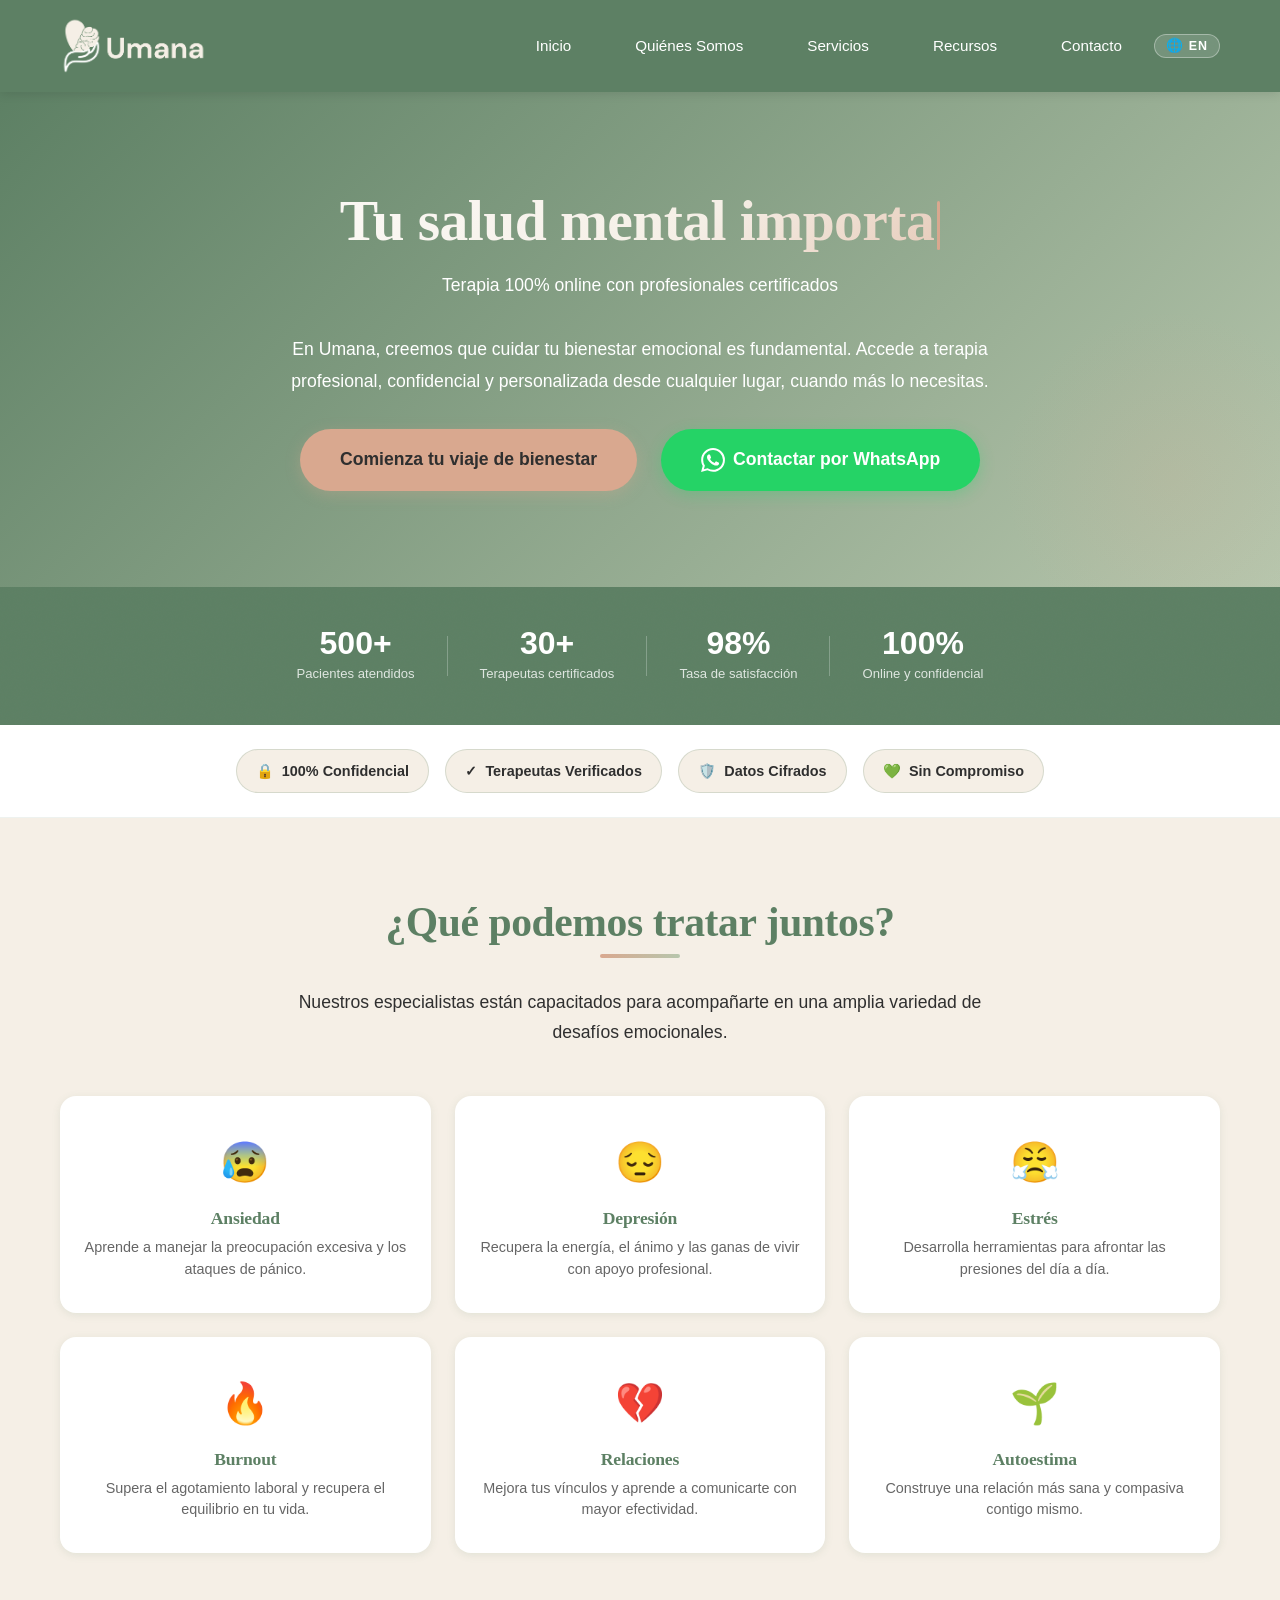
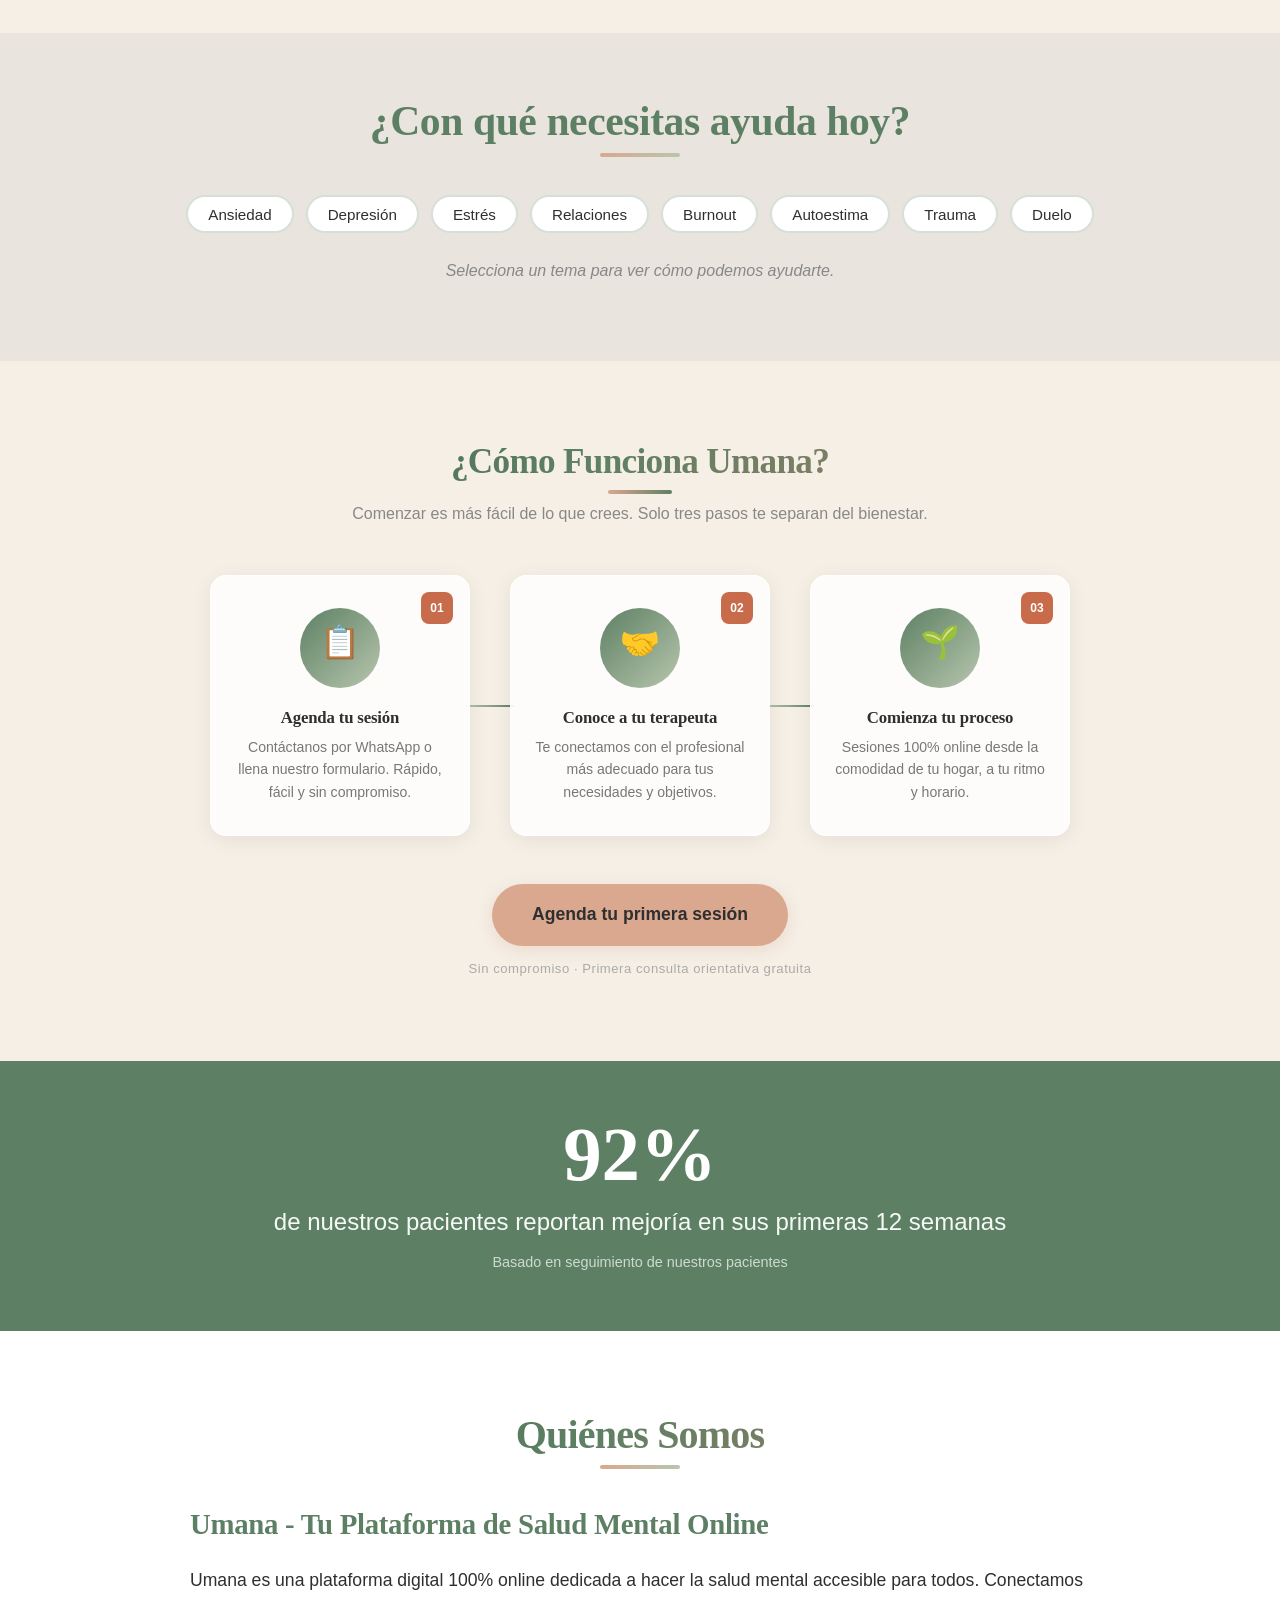
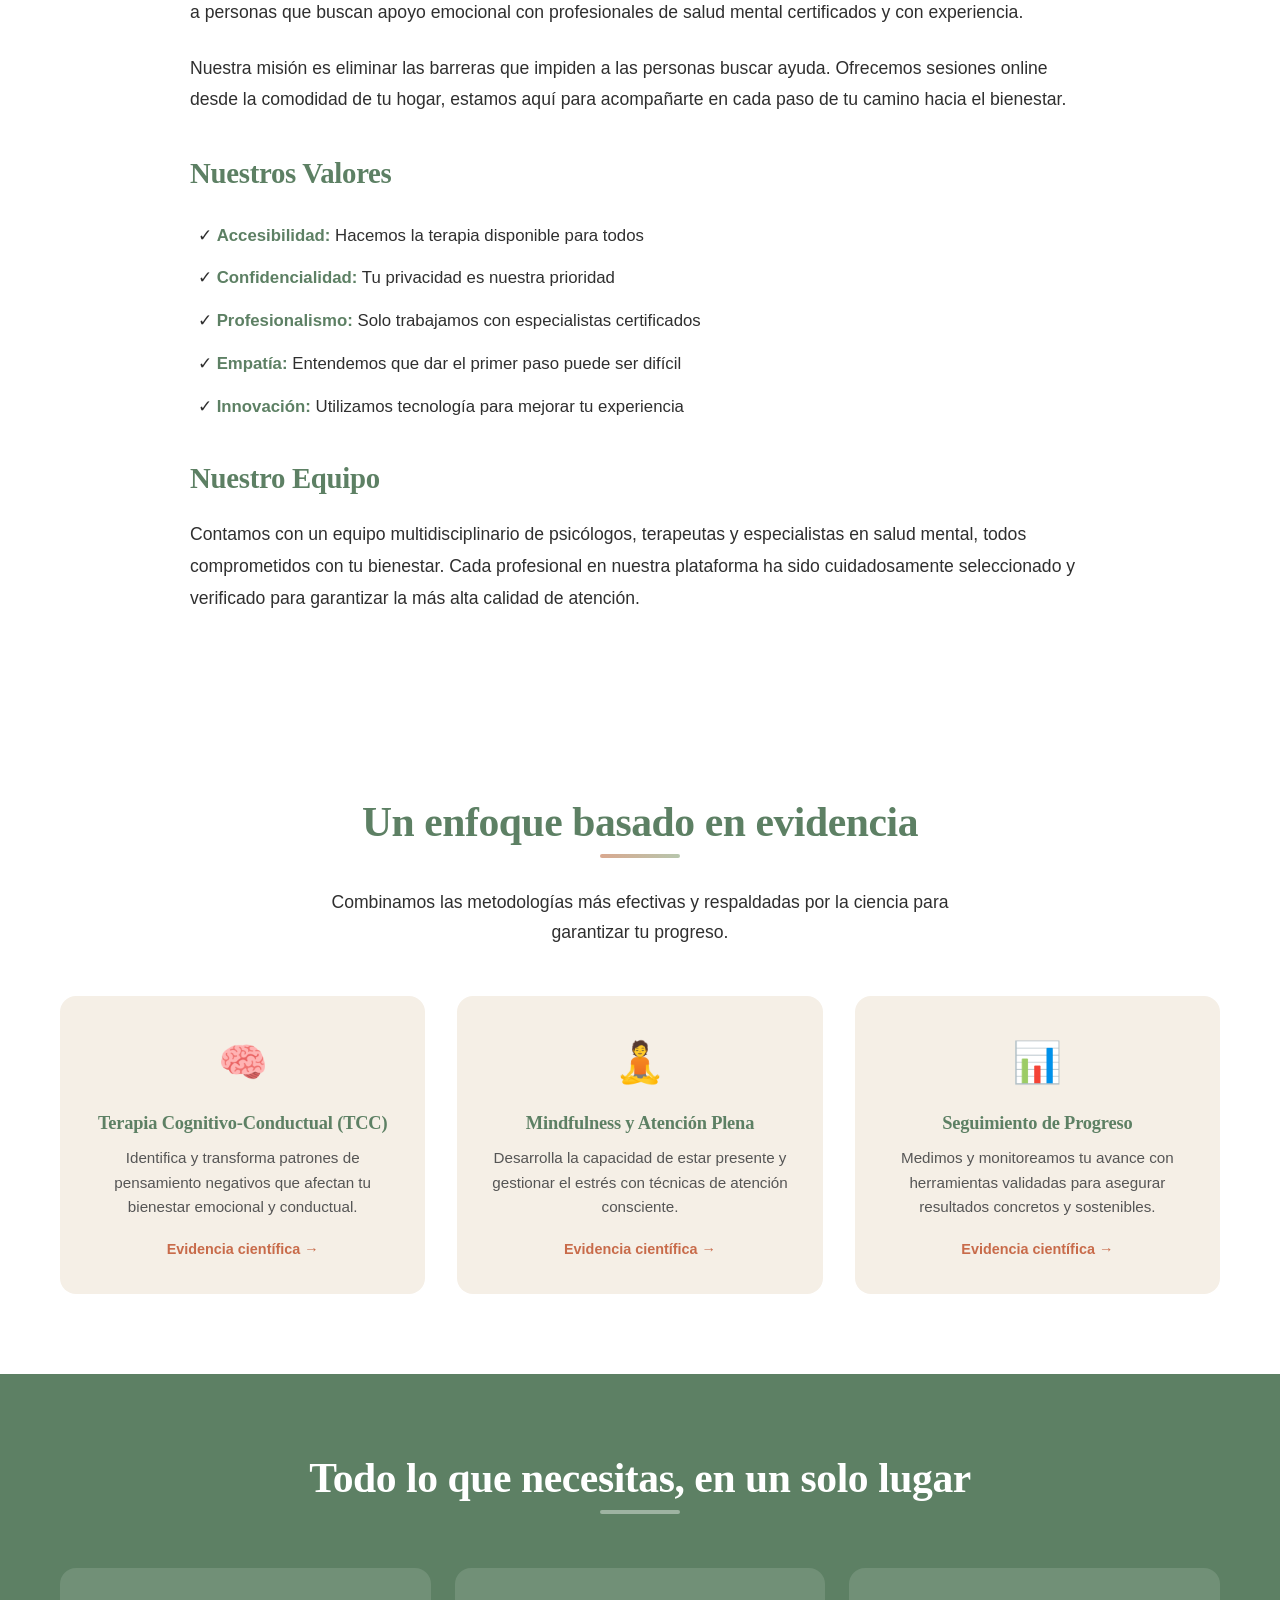
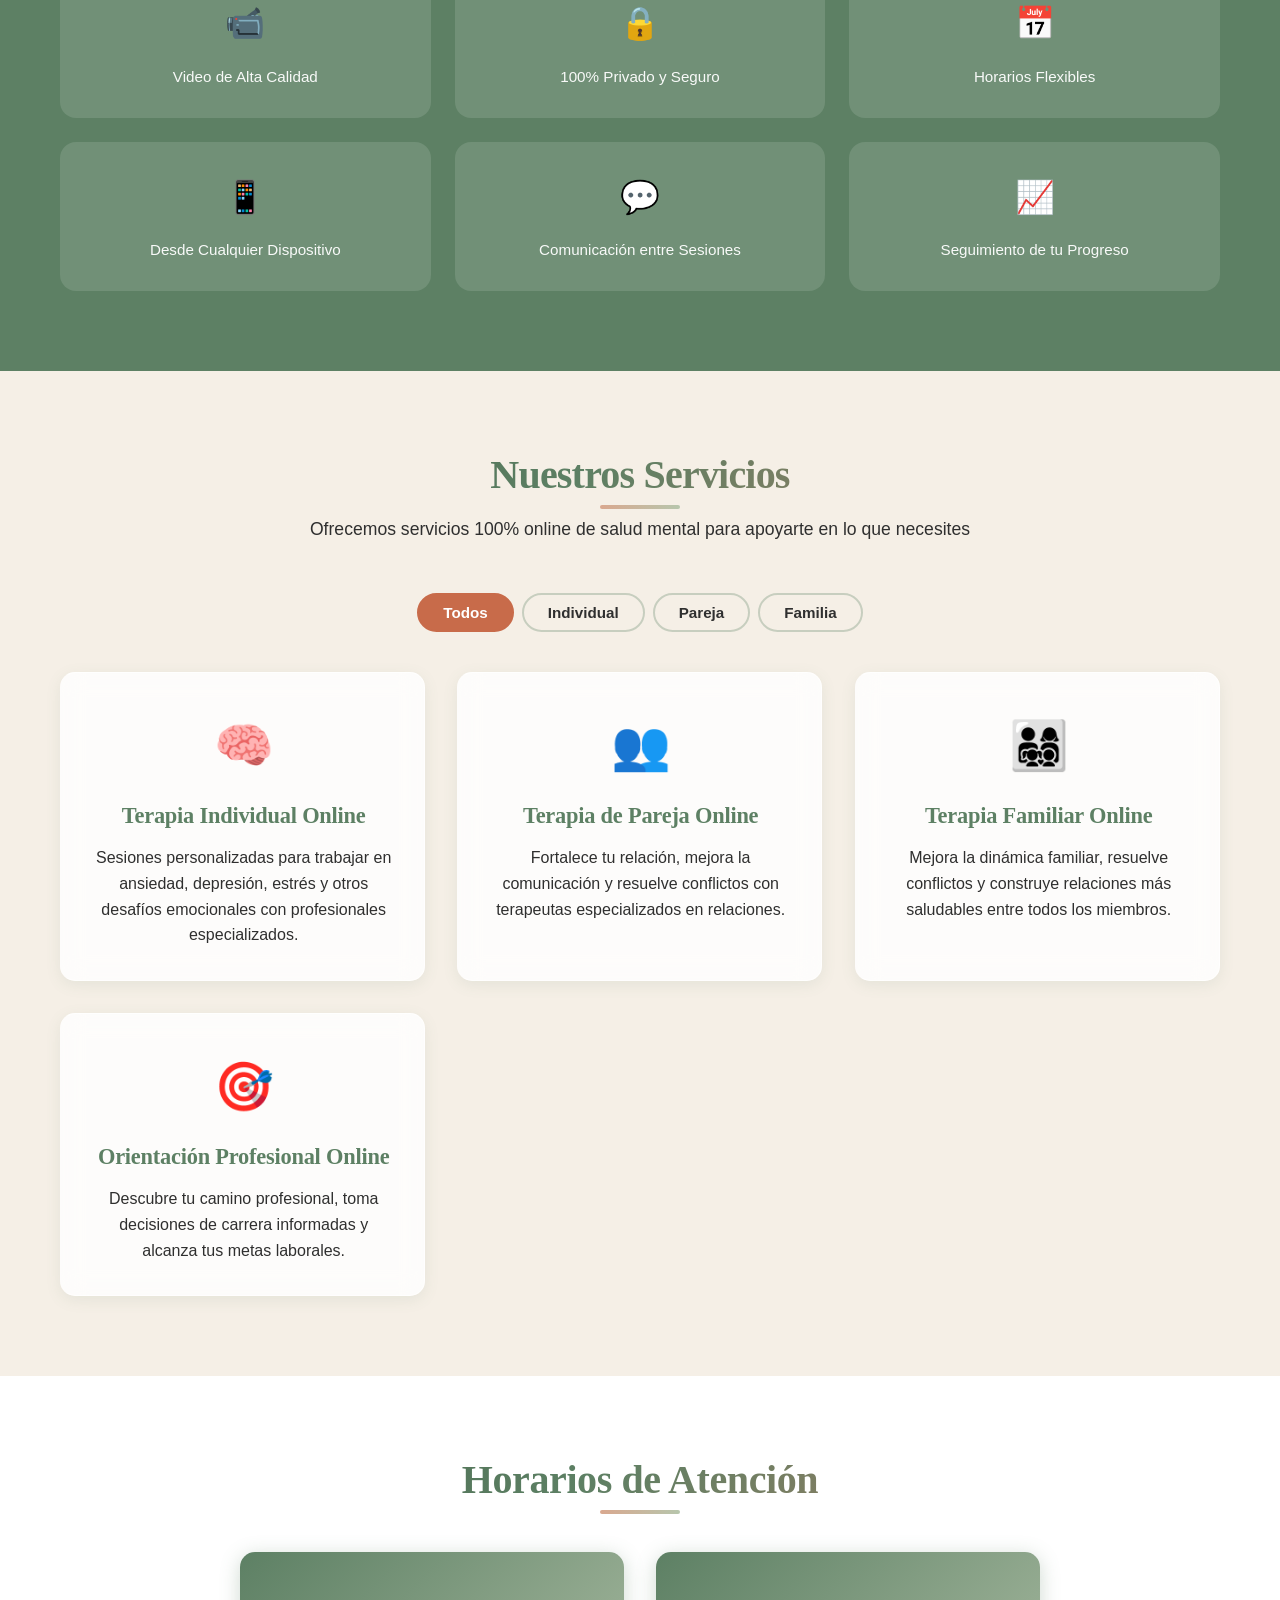
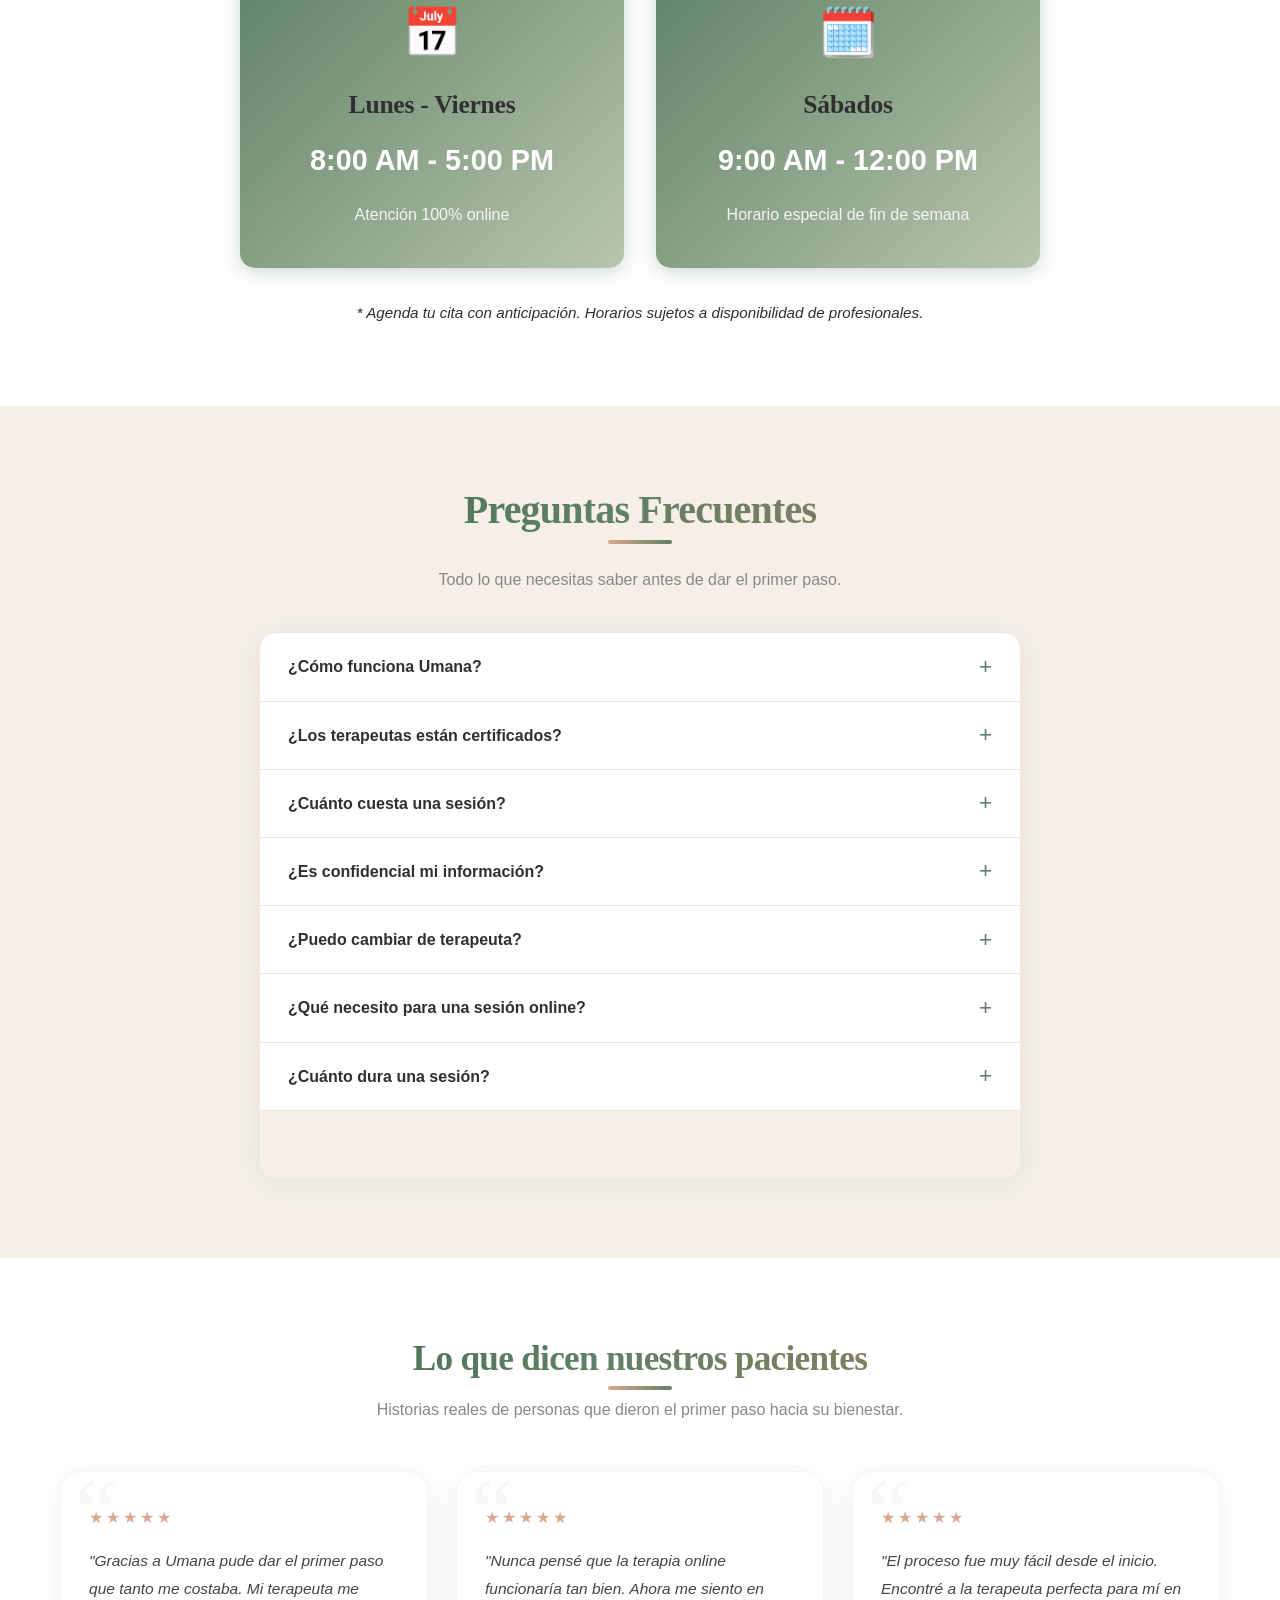
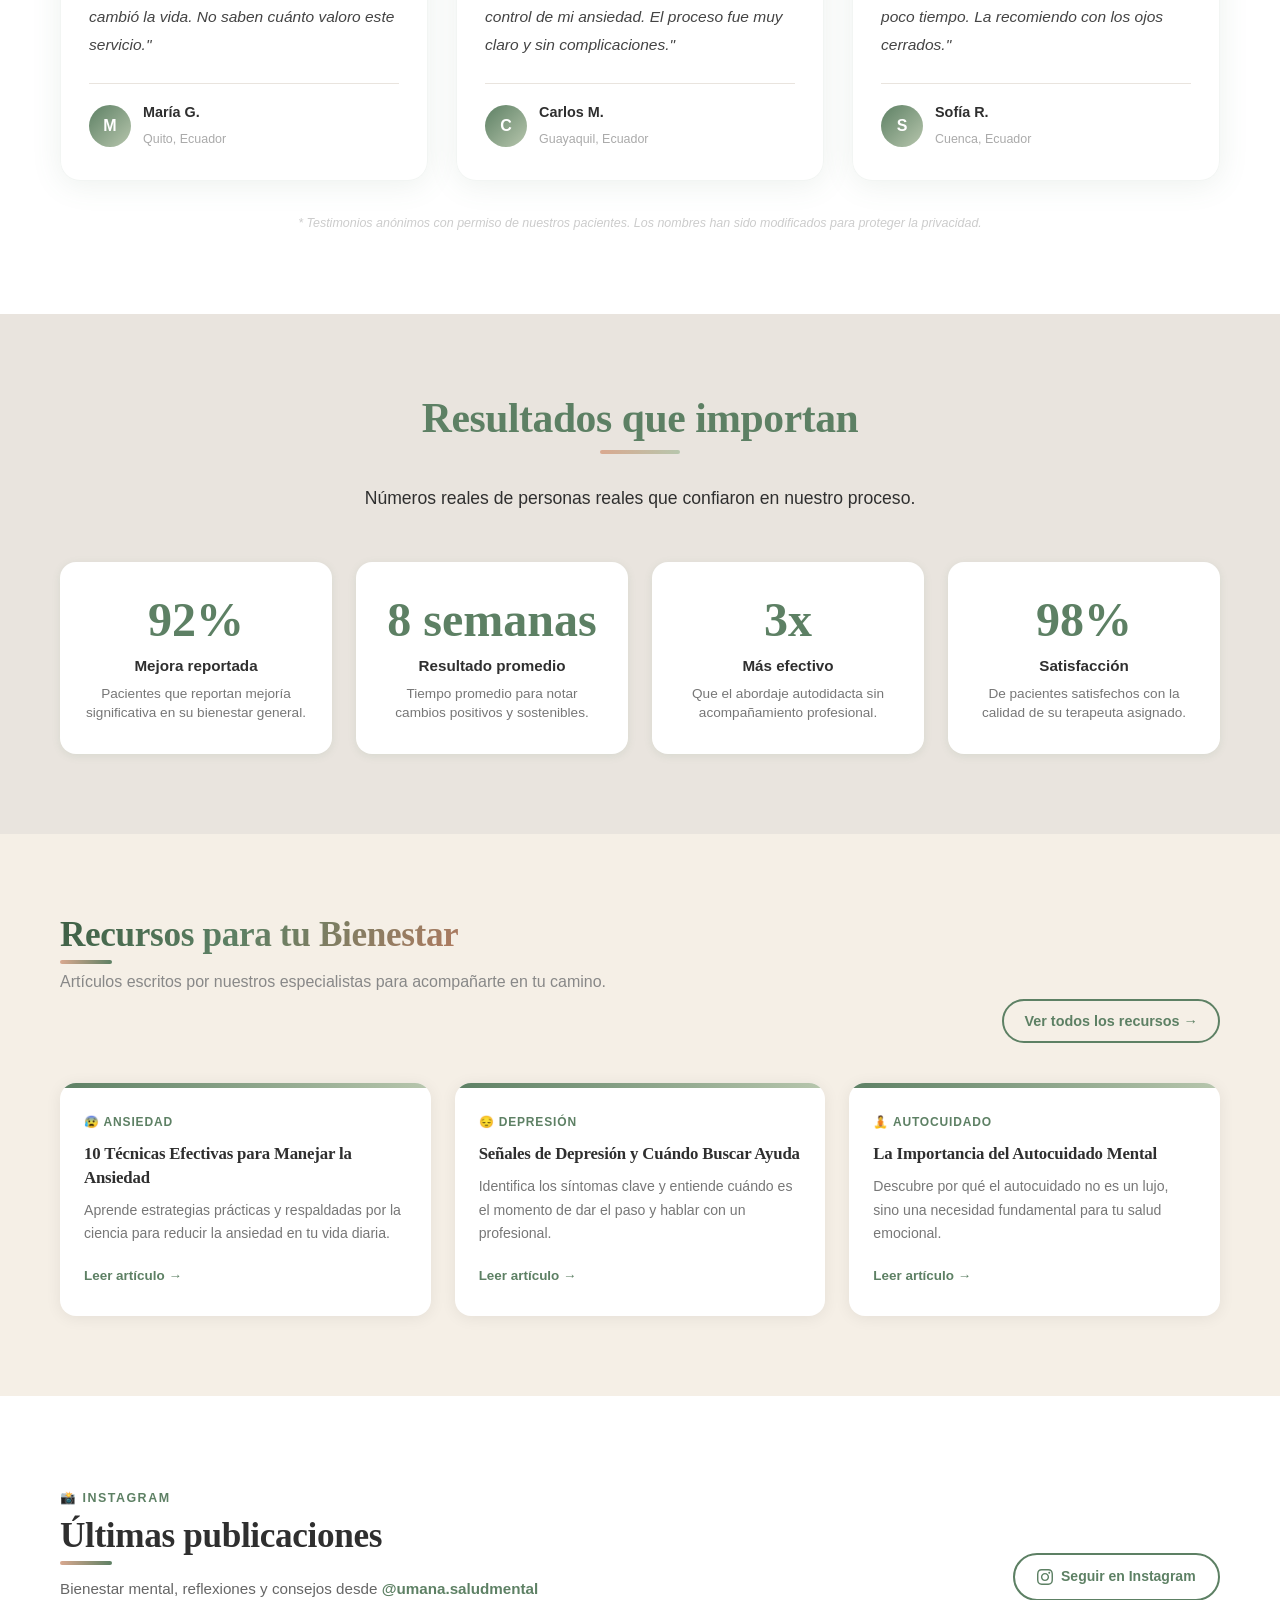
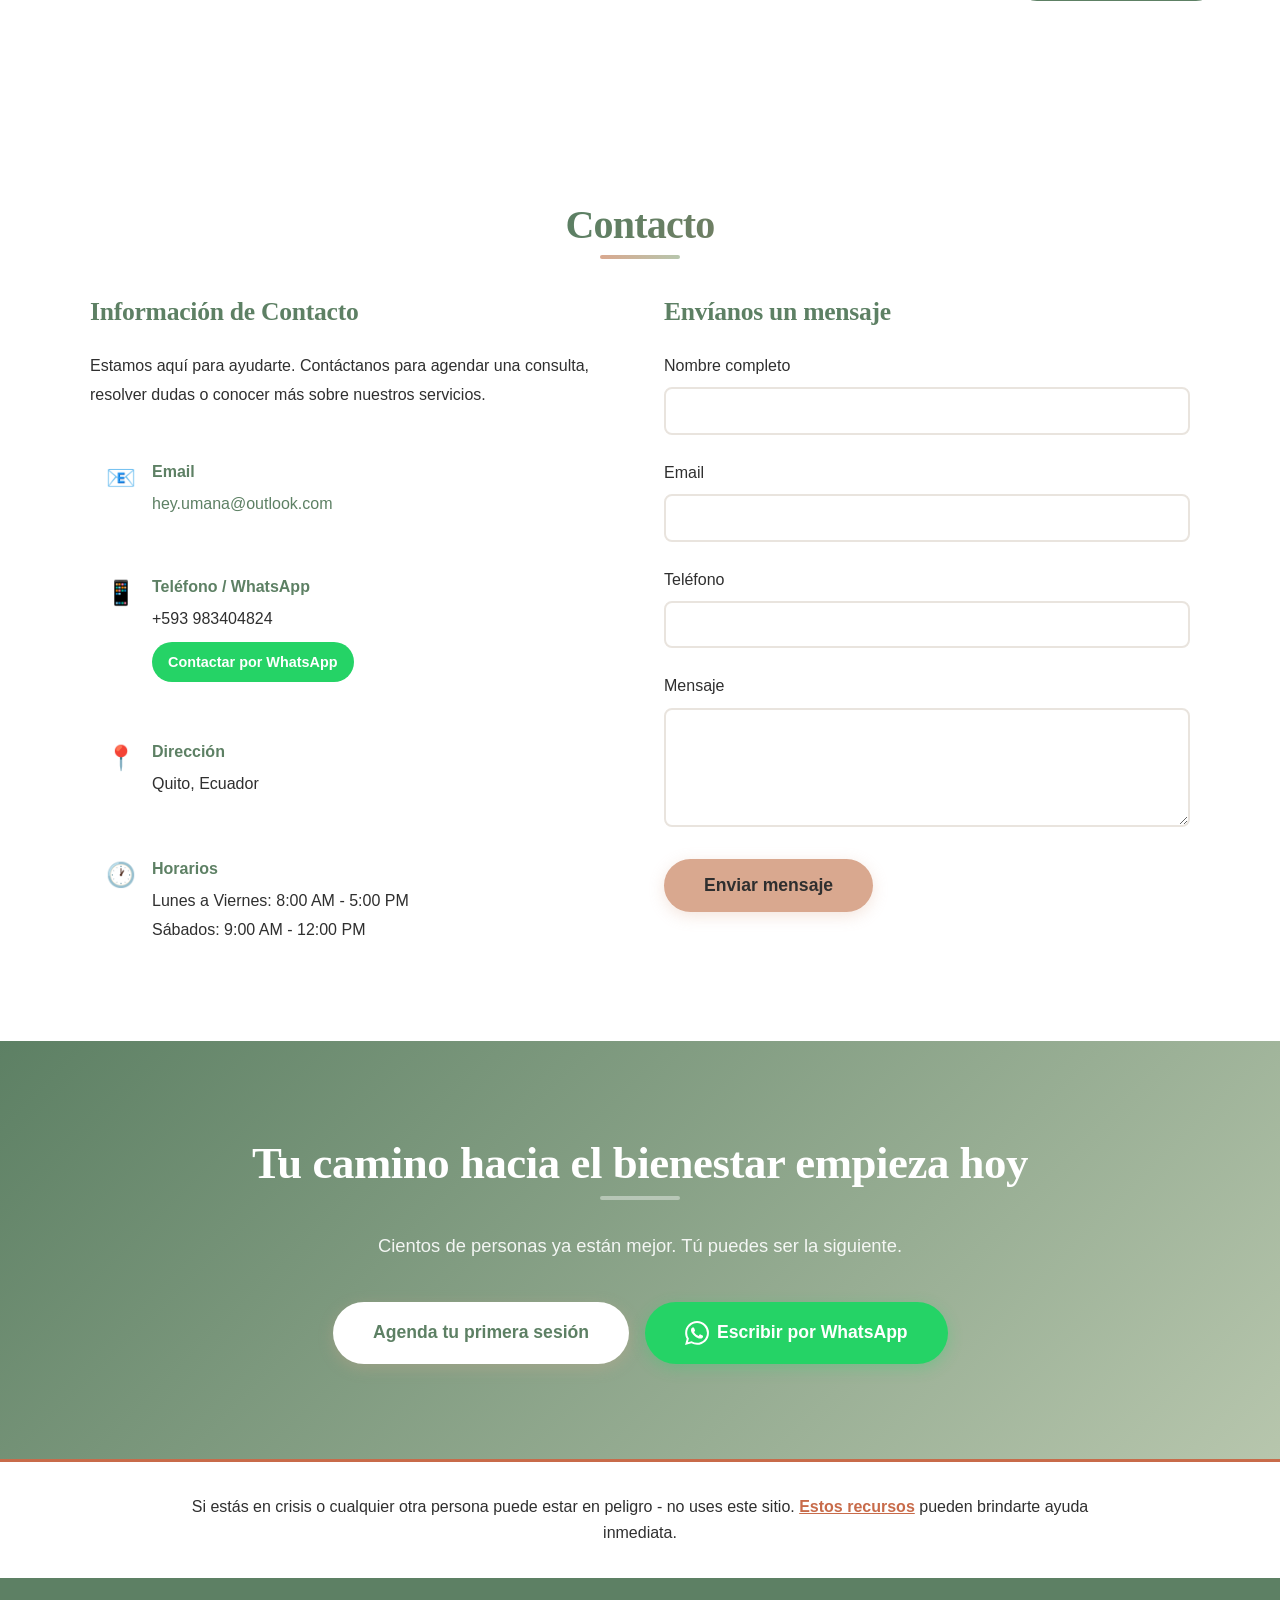
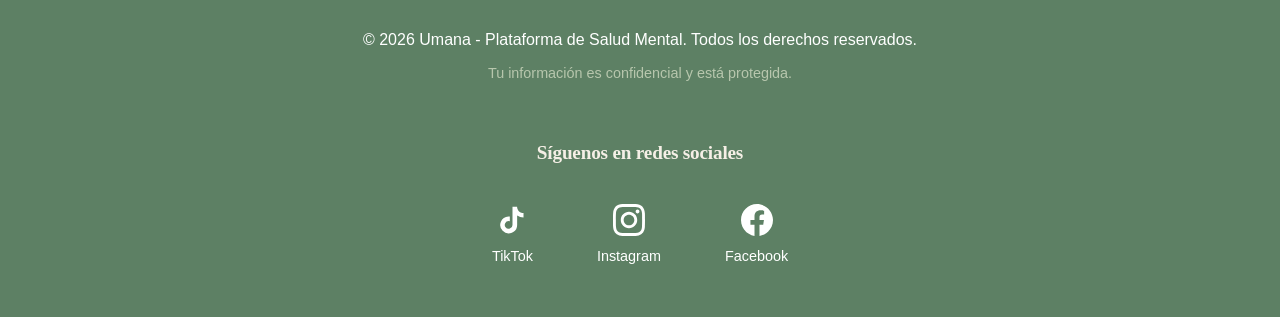
<file: contacto/index.html>
<!DOCTYPE html>
<html lang="es-419">
<head>
    <meta charset="UTF-8">
    <meta name="viewport" content="width=device-width, initial-scale=1.0">
    <title>Contacto | Umana Salud Mental</title>
    <meta name="description" content="Contáctanos en Umana. Escríbenos por WhatsApp o correo y te respondemos enseguida.">
    <link rel="canonical" href="https://umana-salud-mental.github.io/#contacto">
    <!-- Instant redirect to the contact section on the home page -->
    <meta http-equiv="refresh" content="0; url=https://umana-salud-mental.github.io/#contacto">
    <script>window.location.replace("https://umana-salud-mental.github.io/#contacto");</script>
</head>
<body>
    <p>Redirigiendo a <a href="https://umana-salud-mental.github.io/#contacto">Umana – Contacto</a>…</p>
</body>
</html>
</file>
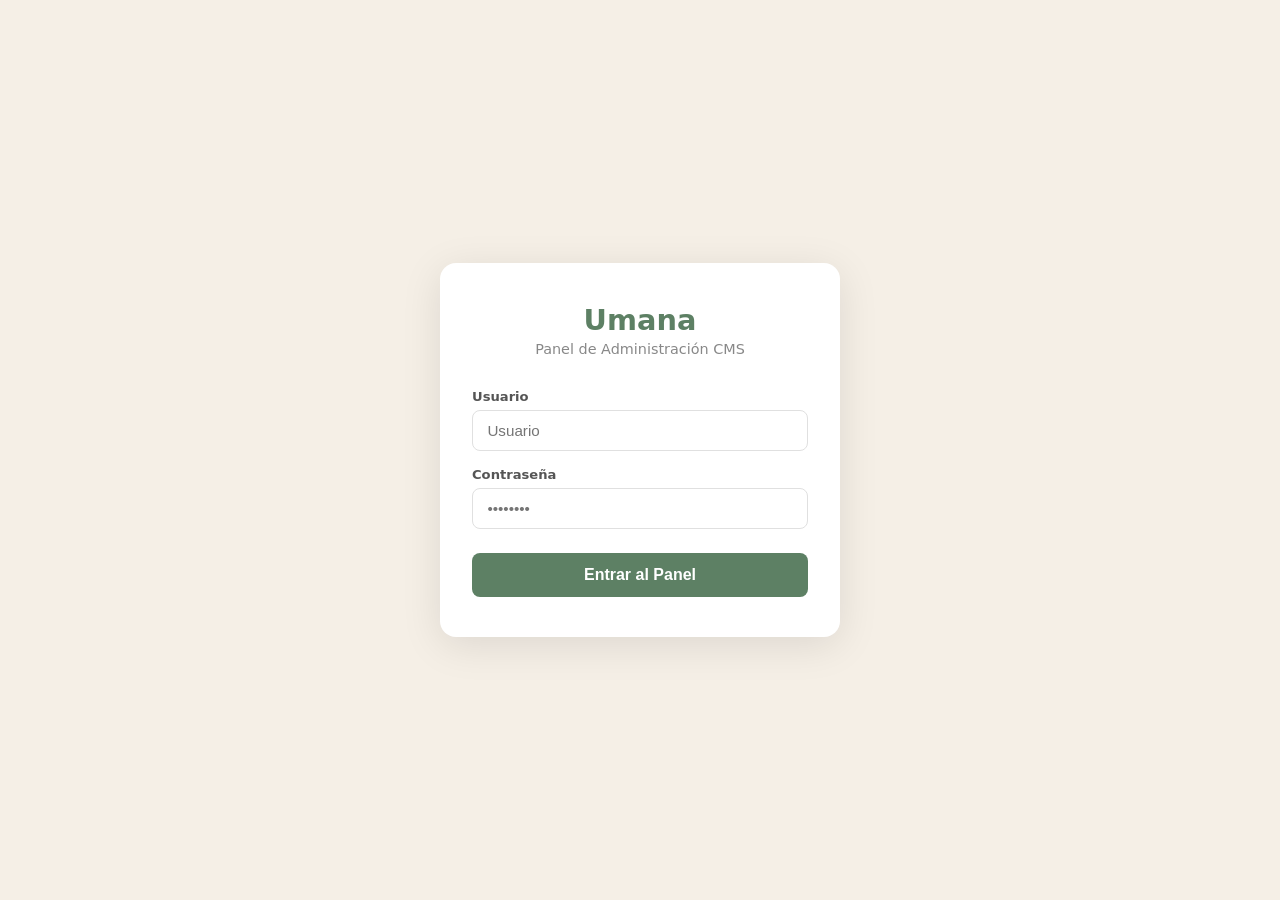
<file: edit/index.html>
<!DOCTYPE html>
<html lang="es">
<head>
    <meta charset="UTF-8">
    <meta name="viewport" content="width=device-width, initial-scale=1.0">
    <title>Umana Admin — Panel CMS</title>
    <meta name="robots" content="noindex, nofollow">
    <link href="https://cdn.quilljs.com/1.3.7/quill.snow.css" rel="stylesheet">
    <style>
        *, *::before, *::after { box-sizing: border-box; margin: 0; padding: 0; }
        :root {
            --green:   #5D8064;
            --green-d: #4a6851;
            --cream:   #F5EFE6;
            --dark:    #2F2F2F;
            --peach:   #D9A88F;
            --light:   #B7C6AD;
            --white:   #ffffff;
            --border:  #e0e0e0;
            --bg:      #f7f8fa;
            --danger:  #c0392b;
            --success: #27ae60;
            --sidebar-w: 220px;
        }
        body { font-family: 'Segoe UI', system-ui, sans-serif; background: var(--bg); color: var(--dark); min-height: 100vh; }

        /* ── Login ── */
        #login-screen { display: flex; align-items: center; justify-content: center; min-height: 100vh; background: var(--cream); }
        .login-card { background: var(--white); border-radius: 16px; padding: 2.5rem 2rem; width: 100%; max-width: 400px; box-shadow: 0 8px 40px rgba(0,0,0,.10); }
        .login-logo { font-size: 1.8rem; font-weight: 700; color: var(--green); text-align: center; margin-bottom: .25rem; }
        .login-subtitle { text-align: center; color: #888; font-size: .9rem; margin-bottom: 2rem; }
        .form-group { margin-bottom: 1rem; }
        .form-group label { display: block; font-size: .82rem; font-weight: 600; color: #555; margin-bottom: .35rem; }
        .form-group input { width: 100%; padding: .7rem .9rem; border: 1.5px solid var(--border); border-radius: 8px; font-size: .95rem; outline: none; transition: border .2s; }
        .form-group input:focus { border-color: var(--green); }
        .btn-login { width: 100%; padding: .8rem; background: var(--green); color: var(--white); border: none; border-radius: 8px; font-size: 1rem; font-weight: 600; cursor: pointer; transition: background .2s; margin-top: .5rem; }
        .btn-login:hover { background: var(--green-d); }
        .login-error { color: var(--danger); font-size: .84rem; text-align: center; margin-top: .75rem; display: none; }

        /* ── App shell ── */
        #app { display: none; }
        .cms-layout { display: flex; min-height: 100vh; }

        /* ── Sidebar ── */
        .cms-sidebar { width: var(--sidebar-w); min-width: var(--sidebar-w); background: var(--dark); color: var(--white); display: flex; flex-direction: column; position: fixed; top: 0; left: 0; height: 100vh; z-index: 100; overflow-y: auto; }
        .sidebar-logo { padding: 1.4rem 1.25rem 1rem; font-size: 1.2rem; font-weight: 700; color: var(--light); border-bottom: 1px solid rgba(255,255,255,.1); }
        .sidebar-logo span { color: var(--white); }
        .sidebar-nav { flex: 1; padding: .75rem 0; }
        .nav-section-label { padding: .4rem 1.25rem; font-size: .68rem; font-weight: 700; text-transform: uppercase; letter-spacing: .08em; color: rgba(255,255,255,.35); margin-top: .5rem; }
        .nav-item { display: flex; align-items: center; gap: .75rem; padding: .65rem 1.25rem; cursor: pointer; transition: background .15s, color .15s; color: rgba(255,255,255,.75); font-size: .88rem; }
        .nav-item:hover { background: rgba(255,255,255,.07); color: var(--white); }
        .nav-item.active { background: var(--green); color: var(--white); }
        .nav-item .icon { font-size: 1rem; flex-shrink: 0; width: 18px; text-align: center; }
        .sidebar-footer { padding: 1rem 1.25rem; border-top: 1px solid rgba(255,255,255,.1); }
        .btn-logout { display: flex; align-items: center; gap: .5rem; background: none; border: 1px solid rgba(255,255,255,.2); color: rgba(255,255,255,.7); padding: .5rem .9rem; border-radius: 6px; cursor: pointer; font-size: .84rem; transition: all .2s; width: 100%; }
        .btn-logout:hover { border-color: rgba(255,255,255,.5); color: var(--white); }

        /* ── Main content ── */
        .cms-main { margin-left: var(--sidebar-w); flex: 1; display: flex; flex-direction: column; min-height: 100vh; }
        .cms-topbar { background: var(--white); border-bottom: 1px solid var(--border); padding: 1rem 1.5rem; display: flex; align-items: center; justify-content: space-between; position: sticky; top: 0; z-index: 50; }
        .topbar-title { font-size: 1.1rem; font-weight: 600; }
        .topbar-actions { display: flex; gap: .5rem; }
        .cms-body { padding: 1.5rem; flex: 1; }

        /* ── Views ── */
        .cms-view { display: none; }
        .cms-view.active { display: block; }

        /* ── Dashboard ── */
        .stats-grid { display: grid; grid-template-columns: repeat(auto-fit, minmax(150px, 1fr)); gap: 1rem; margin-bottom: 1.5rem; }
        .stat-card { background: var(--white); border-radius: 10px; padding: 1.25rem; box-shadow: 0 1px 6px rgba(0,0,0,.06); }
        .stat-value { font-size: 2rem; font-weight: 700; color: var(--green); }
        .stat-label { font-size: .8rem; color: #888; margin-top: .1rem; }
        .dashboard-grid { display: grid; grid-template-columns: 1fr 1fr; gap: 1.25rem; }
        .dash-card { background: var(--white); border-radius: 10px; padding: 1.25rem; box-shadow: 0 1px 6px rgba(0,0,0,.06); }
        .dash-card h3 { font-size: .9rem; font-weight: 600; margin-bottom: .85rem; color: #666; border-bottom: 1px solid var(--border); padding-bottom: .5rem; }
        .quick-actions { display: flex; flex-direction: column; gap: .45rem; }
        .qa-btn { display: flex; align-items: center; gap: .55rem; padding: .6rem .85rem; border-radius: 7px; border: 1.5px solid var(--border); background: none; cursor: pointer; font-size: .86rem; color: var(--dark); transition: all .15s; text-align: left; text-decoration: none; }
        .qa-btn:hover { border-color: var(--green); color: var(--green); background: #f0f6f2; }

        /* ── Post list ── */
        .list-toolbar { display: flex; gap: .65rem; margin-bottom: 1rem; flex-wrap: wrap; align-items: center; }
        .list-toolbar input, .list-toolbar select { padding: .58rem .85rem; border: 1.5px solid var(--border); border-radius: 7px; font-size: .88rem; outline: none; background: var(--white); }
        .list-toolbar input { flex: 1; min-width: 160px; }
        .list-toolbar input:focus, .list-toolbar select:focus { border-color: var(--green); }
        .btn { padding: .58rem 1.1rem; border-radius: 7px; border: none; cursor: pointer; font-size: .86rem; font-weight: 600; transition: all .15s; }
        .btn-primary { background: var(--green); color: var(--white); }
        .btn-primary:hover { background: var(--green-d); }
        .btn-secondary { background: var(--white); color: var(--dark); border: 1.5px solid var(--border); }
        .btn-secondary:hover { border-color: var(--green); color: var(--green); }
        .btn-danger { background: none; color: var(--danger); border: 1px solid var(--danger); }
        .btn-danger:hover { background: var(--danger); color: var(--white); }
        .btn-sm { padding: .32rem .65rem; font-size: .78rem; border-radius: 5px; }

        .posts-table { background: var(--white); border-radius: 10px; overflow: hidden; box-shadow: 0 1px 6px rgba(0,0,0,.06); }
        .posts-table table { width: 100%; border-collapse: collapse; }
        .posts-table th { background: #f9fafb; padding: .7rem 1rem; text-align: left; font-size: .75rem; font-weight: 700; color: #999; text-transform: uppercase; letter-spacing: .04em; border-bottom: 1px solid var(--border); }
        .posts-table td { padding: .82rem 1rem; border-bottom: 1px solid #f5f5f5; font-size: .86rem; vertical-align: middle; }
        .posts-table tr:last-child td { border-bottom: none; }
        .posts-table tr:hover td { background: #fafafa; }
        .post-title-cell { font-weight: 500; }
        .post-excerpt-prev { font-size: .76rem; color: #bbb; margin-top: .1rem; white-space: nowrap; overflow: hidden; text-overflow: ellipsis; max-width: 240px; }
        .badge { display: inline-block; padding: .18rem .5rem; border-radius: 20px; font-size: .73rem; font-weight: 600; }
        .badge-published { background: #e8f5e9; color: #2e7d32; }
        .badge-draft { background: #fff3e0; color: #e65100; }
        .badge-category { background: #e8f0fe; color: #3a5abb; }
        .post-actions { display: flex; gap: .35rem; }
        .empty-row td { text-align: center; color: #ccc; padding: 2.5rem; }

        /* ── Post Editor Overlay ── */
        .editor-overlay { display: none; position: fixed; inset: 0; background: rgba(0,0,0,.45); z-index: 200; align-items: flex-start; justify-content: flex-end; }
        .editor-overlay.open { display: flex; }
        .editor-panel { width: 660px; max-width: 96vw; background: var(--white); height: 100vh; overflow-y: auto; display: flex; flex-direction: column; box-shadow: -4px 0 30px rgba(0,0,0,.18); }
        .editor-header { padding: 1rem 1.4rem; border-bottom: 1px solid var(--border); display: flex; align-items: center; justify-content: space-between; position: sticky; top: 0; background: var(--white); z-index: 10; }
        .editor-header h2 { font-size: .98rem; font-weight: 600; }
        .btn-close { background: none; border: none; font-size: 1.4rem; cursor: pointer; color: #aaa; line-height: 1; }
        .btn-close:hover { color: var(--dark); }
        .editor-body { padding: 1.2rem 1.4rem; flex: 1; }
        .editor-footer { padding: .9rem 1.4rem; border-top: 1px solid var(--border); display: flex; align-items: center; gap: .65rem; position: sticky; bottom: 0; background: var(--white); flex-wrap: wrap; }
        .field-row { display: flex; gap: .9rem; }
        .field-group { display: flex; flex-direction: column; gap: .3rem; margin-bottom: .9rem; flex: 1; }
        .field-group label { font-size: .78rem; font-weight: 600; color: #555; }
        .field-group input, .field-group select, .field-group textarea { padding: .58rem .78rem; border: 1.5px solid var(--border); border-radius: 7px; font-size: .9rem; outline: none; transition: border .2s; font-family: inherit; }
        .field-group input:focus, .field-group select:focus, .field-group textarea:focus { border-color: var(--green); }
        .field-hint { font-size: .73rem; color: #bbb; }
        .quill-wrapper { border: 1.5px solid var(--border); border-radius: 7px; overflow: hidden; margin-bottom: .9rem; }
        .quill-wrapper .ql-toolbar { border: none; border-bottom: 1px solid var(--border); }
        .quill-wrapper .ql-container { border: none; font-size: .93rem; }
        #post-editor { min-height: 280px; }
        .toggle-row { display: flex; align-items: center; gap: .6rem; margin-bottom: .9rem; }
        .toggle-row label { font-size: .84rem; color: #555; cursor: pointer; }
        .toggle { position: relative; width: 38px; height: 21px; }
        .toggle input { opacity: 0; width: 0; height: 0; }
        .toggle-slider { position: absolute; cursor: pointer; inset: 0; background: #ccc; border-radius: 21px; transition: .3s; }
        .toggle-slider:before { content: ''; position: absolute; width: 15px; height: 15px; left: 3px; bottom: 3px; background: white; border-radius: 50%; transition: .3s; }
        .toggle input:checked + .toggle-slider { background: var(--green); }
        .toggle input:checked + .toggle-slider:before { transform: translateX(17px); }
        .reading-hint { font-size: .78rem; color: var(--green); font-weight: 500; }
        .save-flash { color: var(--success); font-size: .84rem; display: none; align-items: center; gap: .3rem; }

        /* ── Site Content Editor ── */
        .content-tabs { display: flex; gap: .3rem; flex-wrap: wrap; margin-bottom: 1.1rem; }
        .content-tab { padding: .42rem .85rem; border-radius: 6px; border: 1.5px solid var(--border); background: var(--white); cursor: pointer; font-size: .83rem; transition: all .15s; color: #666; }
        .content-tab.active { background: var(--green); color: var(--white); border-color: var(--green); }
        .content-section { display: none; background: var(--white); border-radius: 10px; padding: 1.4rem; box-shadow: 0 1px 6px rgba(0,0,0,.06); }
        .content-section.active { display: block; }
        .section-header { margin-bottom: 1.1rem; }
        .section-header h3 { font-size: .98rem; font-weight: 600; }
        .section-header p { font-size: .8rem; color: #999; margin-top: .2rem; }
        .repeatable-item { border: 1.5px solid var(--border); border-radius: 8px; padding: .9rem; margin-bottom: .65rem; }
        .item-header { display: flex; align-items: center; justify-content: space-between; margin-bottom: .7rem; }
        .item-label { font-size: .78rem; font-weight: 700; color: #999; }
        .btn-add-item { display: flex; align-items: center; gap: .4rem; background: none; border: 1.5px dashed var(--border); color: #bbb; padding: .55rem 1rem; border-radius: 7px; cursor: pointer; font-size: .84rem; transition: all .15s; width: 100%; justify-content: center; margin-top: .4rem; }
        .btn-add-item:hover { border-color: var(--green); color: var(--green); }
        .content-save-bar { display: flex; align-items: center; gap: .65rem; margin-top: 1.1rem; padding-top: .9rem; border-top: 1px solid var(--border); flex-wrap: wrap; }
        .content-save-note { font-size: .76rem; color: #bbb; }

        /* ── Settings ── */
        .settings-card { background: var(--white); border-radius: 10px; padding: 1.4rem; box-shadow: 0 1px 6px rgba(0,0,0,.06); max-width: 520px; margin-bottom: 1.1rem; }
        .settings-card h3 { font-size: .98rem; font-weight: 600; margin-bottom: .9rem; padding-bottom: .5rem; border-bottom: 1px solid var(--border); }
        .info-text { font-size: .84rem; color: #888; margin-bottom: .75rem; line-height: 1.6; }
        .data-btns { display: flex; gap: .65rem; flex-wrap: wrap; }

        /* ── Info Banner ── */
        .info-banner { background: #fffbf0; border: 1px solid #ffe08a; border-radius: 8px; padding: .72rem 1rem; margin-bottom: 1rem; font-size: .83rem; color: #7a6000; }

        /* Responsive */
        @media (max-width: 860px) {
            .dashboard-grid { grid-template-columns: 1fr; }
        }
        @media (max-width: 640px) {
            .cms-sidebar { width: 56px; min-width: 56px; }
            .sidebar-logo span, .nav-section-label, .nav-item span:last-child, .sidebar-footer span:last-child { display: none; }
            .nav-item { justify-content: center; padding: .7rem; }
            .btn-logout { justify-content: center; padding: .5rem; }
            .cms-main { margin-left: 56px; }
            .editor-panel { width: 100vw; }
            .field-row { flex-direction: column; }
        }
    </style>
</head>
<body>

<!-- LOGIN SCREEN -->
<div id="login-screen">
    <div class="login-card">
        <div class="login-logo">Umana</div>
        <p class="login-subtitle">Panel de Administración CMS</p>
        <form id="login-form" novalidate>
            <div class="form-group">
                <label for="username">Usuario</label>
                <input type="text" id="username" autocomplete="username" placeholder="Usuario" required>
            </div>
            <div class="form-group">
                <label for="password">Contraseña</label>
                <input type="password" id="password" autocomplete="current-password" placeholder="••••••••" required>
            </div>
            <button type="submit" class="btn-login">Entrar al Panel</button>
            <p class="login-error" id="login-error">Usuario o contraseña incorrectos.</p>
        </form>
    </div>
</div>

<!-- APP SHELL -->
<div id="app">
    <div class="cms-layout">
        <!-- Sidebar -->
        <aside class="cms-sidebar">
            <div class="sidebar-logo">✏️ <span>Umana</span> CMS</div>
            <nav class="sidebar-nav">
                <div class="nav-section-label">Principal</div>
                <div class="nav-item active" data-view="dashboard"><span class="icon">🏠</span><span>Dashboard</span></div>
                <div class="nav-section-label">Contenido</div>
                <div class="nav-item" data-view="posts"><span class="icon">📝</span><span>Blog / Artículos</span></div>
                <div class="nav-item" data-view="site-content"><span class="icon">🎨</span><span>Contenido del Sitio</span></div>
                <div class="nav-section-label">Sistema</div>
                <div class="nav-item" data-view="settings"><span class="icon">⚙️</span><span>Configuración</span></div>
            </nav>
            <div class="sidebar-footer">
                <button class="btn-logout" id="btn-logout"><span>🚪</span><span>Salir</span></button>
            </div>
        </aside>

        <!-- Main -->
        <div class="cms-main">
            <div class="cms-topbar">
                <div class="topbar-title" id="topbar-title">Dashboard</div>
                <div class="topbar-actions" id="topbar-actions">
                    <a href="../" target="_blank" class="btn btn-secondary btn-sm" style="text-decoration:none;">👁️ Ver sitio</a>
                </div>
            </div>

            <div class="cms-body">

                <!-- ── DASHBOARD ── -->
                <section class="cms-view active" id="view-dashboard">
                    <div class="stats-grid">
                        <div class="stat-card"><div class="stat-value" id="stat-total">0</div><div class="stat-label">Total artículos</div></div>
                        <div class="stat-card"><div class="stat-value" id="stat-published">0</div><div class="stat-label">Publicados</div></div>
                        <div class="stat-card"><div class="stat-value" id="stat-drafts">0</div><div class="stat-label">Borradores</div></div>
                        <div class="stat-card"><div class="stat-value" id="stat-featured">0</div><div class="stat-label">Destacados</div></div>
                    </div>
                    <div class="dashboard-grid">
                        <div class="dash-card">
                            <h3>Acciones Rápidas</h3>
                            <div class="quick-actions">
                                <button class="qa-btn" onclick="goTo('posts','openNewPost')"><span>✍️</span> Nuevo artículo</button>
                                <button class="qa-btn" onclick="goTo('site-content','hero')"><span>🖼️</span> Editar Hero / Portada</button>
                                <button class="qa-btn" onclick="goTo('site-content','services')"><span>🧠</span> Editar Servicios</button>
                                <button class="qa-btn" onclick="goTo('site-content','howItWorks')"><span>🪜</span> Editar Cómo Funciona</button>
                                <button class="qa-btn" onclick="goTo('site-content','testimonials')"><span>💬</span> Editar Testimonios</button>
                                <button class="qa-btn" onclick="goTo('site-content','faq')"><span>❓</span> Editar FAQ</button>
                                <button class="qa-btn" onclick="goTo('site-content','contact')"><span>📞</span> Editar Contacto</button>
                                <button class="qa-btn" onclick="goTo('site-content','trust')"><span>📊</span> Editar Estadísticas</button>
                                <button class="qa-btn" onclick="goTo('site-content','social')"><span>📱</span> Editar Redes Sociales</button>
                                <button class="qa-btn" onclick="goTo('site-content','branding')"><span>🎨</span> Editar Logo / Marca</button>
                                <button class="qa-btn" onclick="goTo('site-content','blogPreview')"><span>📰</span> Editar Blog Preview</button>
                                <a href="../" target="_blank" class="qa-btn"><span>👁️</span> Ver sitio web</a>
                            </div>
                        </div>
                        <div class="dash-card">
                            <h3>Artículos Recientes</h3>
                            <div id="recent-posts-list"><p style="color:#ccc;font-size:.86rem;">Sin artículos todavía.</p></div>
                        </div>
                    </div>
                </section>

                <!-- ── BLOG POSTS ── -->
                <section class="cms-view" id="view-posts">
                    <div style="display:flex;justify-content:space-between;align-items:center;margin-bottom:.85rem;flex-wrap:wrap;gap:.6rem;">
                        <h2 style="font-size:1.1rem;font-weight:700;margin:0;">📝 Blog / Artículos</h2>
                        <button class="btn btn-primary" onclick="openNewPost()">✍️ Nuevo artículo</button>
                    </div>
                    <div class="list-toolbar">
                        <input type="text" id="search-posts" placeholder="🔍  Buscar artículos..." oninput="renderPostList()">
                        <select id="filter-category" onchange="renderPostList()">
                            <option value="">Todas las categorías</option>
                            <option value="ansiedad">😰 Ansiedad</option>
                            <option value="depresion">😔 Depresión</option>
                            <option value="relaciones">💑 Relaciones</option>
                            <option value="estres">😤 Estrés</option>
                            <option value="autocuidado">🧘 Autocuidado</option>
                            <option value="familia">👨‍👩‍👧‍👦 Familia</option>
                            <option value="general">📄 General</option>
                        </select>
                        <select id="filter-status" onchange="renderPostList()">
                            <option value="">Todos los estados</option>
                            <option value="published">Publicado</option>
                            <option value="draft">Borrador</option>
                        </select>
                    </div>
                    <div class="posts-table">
                        <table>
                            <thead>
                                <tr>
                                    <th>Título</th>
                                    <th>Categoría</th>
                                    <th>Estado</th>
                                    <th>Actualizado</th>
                                    <th>Acciones</th>
                                </tr>
                            </thead>
                            <tbody id="posts-tbody"></tbody>
                        </table>
                    </div>
                </section>

                <!-- ── SITE CONTENT ── -->
                <section class="cms-view" id="view-site-content">
                    <div class="info-banner" id="cms-content-banner">
                        🔑 <strong>Publicación automática:</strong> Los cambios se guardan en este navegador <em>y</em> se publican en GitHub si tienes el Token configurado en Configuración — todos los usuarios verán los cambios sin pasos adicionales.
                    </div>
                    <div class="content-tabs" id="content-tabs">
                        <button class="content-tab active" data-section="hero">🖼️ Hero</button>
                        <button class="content-tab" data-section="about">👥 Quiénes Somos</button>
                        <button class="content-tab" data-section="services">🧠 Servicios</button>
                        <button class="content-tab" data-section="howItWorks">🪜 Cómo Funciona</button>
                        <button class="content-tab" data-section="testimonials">💬 Testimonios</button>
                        <button class="content-tab" data-section="faq">❓ FAQ</button>
                        <button class="content-tab" data-section="schedule">🕐 Horarios</button>
                        <button class="content-tab" data-section="contact">📞 Contacto</button>
                        <button class="content-tab" data-section="trust">📊 Estadísticas</button>
                        <button class="content-tab" data-section="social">📱 Redes Sociales</button>
                        <button class="content-tab" data-section="branding">🎨 Marca & Logo</button>
                        <button class="content-tab" data-section="blogPreview">📰 Blog Preview</button>
                    </div>

                    <!-- Hero -->
                    <div class="content-section active" id="cs-hero">
                        <div class="section-header"><h3>Hero — Primera sección</h3><p>Lo primero que ve el visitante.</p></div>
                        <div class="field-group"><label>Título principal (H1)</label><input type="text" id="hero-h1" placeholder="Tu salud mental importa"></div>
                        <div class="field-group"><label>Subtítulo</label><input type="text" id="hero-subtitle" placeholder="Terapia 100% online..."></div>
                        <div class="field-group"><label>Descripción</label><textarea id="hero-desc" rows="3"></textarea></div>
                        <div class="field-row">
                            <div class="field-group"><label>Texto botón CTA</label><input type="text" id="hero-cta" placeholder="Comienza tu viaje de bienestar"></div>
                            <div class="field-group"><label>Enlace botón CTA</label><input type="text" id="hero-cta-link" placeholder="#contacto"></div>
                        </div>
                        <div class="field-group">
                            <label>Imagen de portada / fondo (opcional)</label>
                            <input type="url" id="hero-bg-image" placeholder="https://imagen.com/portada.jpg">
                            <div style="margin-top:.35rem;display:flex;align-items:center;gap:.6rem;">
                                <input type="file" id="hero-bg-image-file" accept="image/*" onchange="handleSectionImageUpload(this,'hero-bg-image','hero-bg-preview')">
                                <span id="hero-bg-upload-status" style="font-size:.78rem;color:#5D8064;display:none;">✓ Cargada</span>
                            </div>
                            <div id="hero-bg-preview" style="margin-top:.5rem;display:none;"><img style="max-width:100%;max-height:160px;border-radius:8px;object-fit:cover;" alt="Preview portada"></div>
                            <span class="field-hint">Recomendado: 1920×1080 px · JPG o WebP · máx. 500 KB. Deja vacío para usar el fondo degradado por defecto.</span>
                        </div>
                        <div class="content-save-bar">
                            <button class="btn btn-primary" onclick="saveSiteSection('hero')">💾 Guardar</button>
                            <button class="btn btn-secondary" onclick="resetSiteSection('hero')">↩ Resetear</button>
                            <span class="save-flash" id="sf-hero">✓ Guardado</span>
                        </div>
                    </div>

                    <!-- About -->
                    <div class="content-section" id="cs-about">
                        <div class="section-header"><h3>Quiénes Somos</h3></div>
                        <div class="field-group"><label>Título sección</label><input type="text" id="about-heading" placeholder="Quiénes Somos"></div>
                        <div class="field-group"><label>Subtítulo (h3)</label><input type="text" id="about-subheading" placeholder="Umana - Tu Plataforma..."></div>
                        <div class="field-group"><label>Párrafo 1</label><textarea id="about-p1" rows="3"></textarea></div>
                        <div class="field-group"><label>Párrafo 2</label><textarea id="about-p2" rows="3"></textarea></div>
                        <div class="field-group">
                            <label>Foto del equipo / imagen lateral (opcional)</label>
                            <input type="url" id="about-image" placeholder="https://imagen.com/equipo.jpg">
                            <div style="margin-top:.35rem;display:flex;align-items:center;gap:.6rem;">
                                <input type="file" id="about-image-file" accept="image/*" onchange="handleSectionImageUpload(this,'about-image','about-image-preview')">
                                <span id="about-img-upload-status" style="font-size:.78rem;color:#5D8064;display:none;">✓ Cargada</span>
                            </div>
                            <div id="about-image-preview" style="margin-top:.5rem;display:none;"><img style="max-width:100%;max-height:140px;border-radius:8px;object-fit:cover;" alt="Preview equipo"></div>
                            <span class="field-hint">Recomendado: 600×400 px · JPG o WebP · máx. 300 KB. Se muestra a la derecha del texto de la sección.</span>
                        </div>
                        <div class="content-save-bar">
                            <button class="btn btn-primary" onclick="saveSiteSection('about')">💾 Guardar</button>
                            <button class="btn btn-secondary" onclick="resetSiteSection('about')">↩ Resetear</button>
                            <span class="save-flash" id="sf-about">✓ Guardado</span>
                        </div>
                    </div>

                    <!-- Services -->
                    <div class="content-section" id="cs-services">
                        <div class="section-header"><h3>Nuestros Servicios</h3></div>
                        <div class="field-group"><label>Título sección</label><input type="text" id="services-heading" placeholder="Nuestros Servicios"></div>
                        <div class="field-group"><label>Introducción</label><input type="text" id="services-intro" placeholder="Ofrecemos servicios..."></div>
                        <div id="services-items"></div>
                        <button class="btn-add-item" onclick="addServiceItem()">+ Agregar servicio</button>
                        <div class="content-save-bar">
                            <button class="btn btn-primary" onclick="saveSiteSection('services')">💾 Guardar</button>
                            <button class="btn btn-secondary" onclick="resetSiteSection('services')">↩ Resetear</button>
                            <span class="save-flash" id="sf-services">✓ Guardado</span>
                        </div>
                    </div>

                    <!-- How it works -->
                    <div class="content-section" id="cs-howItWorks">
                        <div class="section-header"><h3>Cómo Funciona</h3></div>
                        <div class="field-group"><label>Título sección</label><input type="text" id="how-heading" placeholder="¿Cómo Funciona Umana?"></div>
                        <div id="how-steps-items"></div>
                        <button class="btn-add-item" onclick="addHowStep()">+ Agregar paso</button>
                        <div class="content-save-bar">
                            <button class="btn btn-primary" onclick="saveSiteSection('howItWorks')">💾 Guardar</button>
                            <button class="btn btn-secondary" onclick="resetSiteSection('howItWorks')">↩ Resetear</button>
                            <span class="save-flash" id="sf-howItWorks">✓ Guardado</span>
                        </div>
                    </div>

                    <!-- Testimonials -->
                    <div class="content-section" id="cs-testimonials">
                        <div class="section-header"><h3>Testimonios</h3></div>
                        <div class="field-group"><label>Título sección</label><input type="text" id="test-heading" placeholder="Lo que dicen nuestros pacientes"></div>
                        <div id="testimonials-items"></div>
                        <button class="btn-add-item" onclick="addTestimonial()">+ Agregar testimonio</button>
                        <div class="content-save-bar">
                            <button class="btn btn-primary" onclick="saveSiteSection('testimonials')">💾 Guardar</button>
                            <button class="btn btn-secondary" onclick="resetSiteSection('testimonials')">↩ Resetear</button>
                            <span class="save-flash" id="sf-testimonials">✓ Guardado</span>
                        </div>
                    </div>

                    <!-- FAQ -->
                    <div class="content-section" id="cs-faq">
                        <div class="section-header"><h3>Preguntas Frecuentes</h3></div>
                        <div id="faq-items"></div>
                        <button class="btn-add-item" onclick="addFaqItem()">+ Agregar pregunta</button>
                        <div class="content-save-bar">
                            <button class="btn btn-primary" onclick="saveSiteSection('faq')">💾 Guardar</button>
                            <button class="btn btn-secondary" onclick="resetSiteSection('faq')">↩ Resetear</button>
                            <span class="save-flash" id="sf-faq">✓ Guardado</span>
                        </div>
                    </div>

                    <!-- Schedule -->
                    <div class="content-section" id="cs-schedule">
                        <div class="section-header"><h3>Horarios de Atención</h3></div>
                        <div class="field-row">
                            <div class="field-group"><label>Días 1</label><input type="text" id="sch-days1" placeholder="Lunes - Viernes"></div>
                            <div class="field-group"><label>Horario 1</label><input type="text" id="sch-hours1" placeholder="8:00 AM - 5:00 PM"></div>
                        </div>
                        <div class="field-row">
                            <div class="field-group"><label>Días 2</label><input type="text" id="sch-days2" placeholder="Sábados"></div>
                            <div class="field-group"><label>Horario 2</label><input type="text" id="sch-hours2" placeholder="9:00 AM - 12:00 PM"></div>
                        </div>
                        <div class="field-group"><label>Nota al pie</label><input type="text" id="sch-note" placeholder="* Agenda tu cita..."></div>
                        <div class="content-save-bar">
                            <button class="btn btn-primary" onclick="saveSiteSection('schedule')">💾 Guardar</button>
                            <button class="btn btn-secondary" onclick="resetSiteSection('schedule')">↩ Resetear</button>
                            <span class="save-flash" id="sf-schedule">✓ Guardado</span>
                        </div>
                    </div>

                    <!-- Contact -->
                    <div class="content-section" id="cs-contact">
                        <div class="section-header"><h3>Contacto</h3></div>
                        <div class="field-row">
                            <div class="field-group"><label>Email</label><input type="email" id="contact-email" placeholder="hey.umana@outlook.com"></div>
                            <div class="field-group"><label>Teléfono / WhatsApp</label><input type="tel" id="contact-phone" placeholder="+593 983404824"></div>
                        </div>
                        <div class="field-row">
                            <div class="field-group"><label>Dirección / Ciudad</label><input type="text" id="contact-address" placeholder="Quito, Ecuador"></div>
                            <div class="field-group"><label>Número WhatsApp (sin +, para enlace)</label><input type="text" id="contact-wa" placeholder="593983404824"></div>
                        </div>
                        <div class="content-save-bar">
                            <button class="btn btn-primary" onclick="saveSiteSection('contact')">💾 Guardar</button>
                            <button class="btn btn-secondary" onclick="resetSiteSection('contact')">↩ Resetear</button>
                            <span class="save-flash" id="sf-contact">✓ Guardado</span>
                        </div>
                    </div>

                    <!-- Trust Stats -->
                    <div class="content-section" id="cs-trust">
                        <div class="section-header"><h3>Estadísticas de Confianza</h3><p>Los 4 números destacados que aparecen en la franja inferior al hero.</p></div>
                        <div id="trust-items"></div>
                        <button class="btn-add-item" onclick="addTrustItem()">+ Agregar estadística</button>
                        <div class="content-save-bar">
                            <button class="btn btn-primary" onclick="saveSiteSection('trust')">💾 Guardar</button>
                            <button class="btn btn-secondary" onclick="resetSiteSection('trust')">↩ Resetear</button>
                            <span class="save-flash" id="sf-trust">✓ Guardado</span>
                        </div>
                    </div>

                    <!-- Social Media -->
                    <div class="content-section" id="cs-social">
                        <div class="section-header"><h3>Redes Sociales</h3><p>URLs de los perfiles en el footer del sitio.</p></div>
                        <div class="field-group">
                            <label>TikTok URL</label>
                            <input type="url" id="social-tiktok" placeholder="https://www.tiktok.com/@umanaterapiaonline">
                        </div>
                        <div class="field-group">
                            <label>Instagram URL</label>
                            <input type="url" id="social-instagram" placeholder="https://www.instagram.com/umana.saludmental/">
                        </div>
                        <div class="field-group">
                            <label>Facebook URL</label>
                            <input type="url" id="social-facebook" placeholder="https://www.facebook.com/profile.php?id=...">
                        </div>
                        <div class="field-group">
                            <label>Feed ID Instagram <small style="font-weight:400;color:#888">(Behold.so — automático)</small></label>
                            <input type="text" id="social-behold-id" placeholder="xxxxxxxx-xxxx-xxxx-xxxx-xxxxxxxxxxxx">
                            <p style="font-size:.8rem;color:#888;margin-top:.35rem;line-height:1.5">
                                📸 Las publicaciones de Instagram aparecen automáticamente en el sitio. Conéctado con <strong>@umana.saludmental</strong> vía <a href="https://behold.so" target="_blank" rel="noopener" style="color:var(--green)">behold.so</a>.
                            </p>
                        </div>
                        <div class="content-save-bar">
                            <button class="btn btn-primary" onclick="saveSiteSection('social')">💾 Guardar</button>
                            <button class="btn btn-secondary" onclick="resetSiteSection('social')">↩ Resetear</button>
                            <span class="save-flash" id="sf-social">✓ Guardado</span>
                        </div>
                    </div>

                    <!-- Branding & Logo -->
                    <div class="content-section" id="cs-branding">
                        <div class="section-header"><h3>Marca &amp; Logo</h3><p>Logotipo y datos de marca del sitio.</p></div>
                        <div class="field-group">
                            <label>URL del Logo (imagen)</label>
                            <input type="text" id="branding-logo" placeholder="assets/images/logo.png?v=2">
                            <div style="margin-top:.35rem;display:flex;align-items:center;gap:.6rem;">
                                <input type="file" id="branding-logo-file" accept="image/*" onchange="handleSectionImageUpload(this,'branding-logo','branding-logo-preview')">
                                <span id="branding-logo-upload-status" style="font-size:.78rem;color:#5D8064;display:none;">✓ Cargada</span>
                            </div>
                            <div id="branding-logo-preview" style="margin-top:.5rem;display:none;"><img style="max-height:60px;object-fit:contain;background:#f5f5f5;padding:6px;border-radius:6px;" alt="Preview logo"></div>
                            <span class="field-hint">Recomendado: 240×70 px · PNG con fondo transparente · máx. 100 KB. Ruta relativa (assets/images/logo.png) o URL absoluta.</span>
                        </div>
                        <div class="field-group">
                            <label>Nombre del Sitio</label>
                            <input type="text" id="branding-name" placeholder="Umana">
                        </div>
                        <div class="content-save-bar">
                            <button class="btn btn-primary" onclick="saveSiteSection('branding')">💾 Guardar</button>
                            <button class="btn btn-secondary" onclick="resetSiteSection('branding')">↩ Resetear</button>
                            <span class="save-flash" id="sf-branding">✓ Guardado</span>
                        </div>
                    </div>

                    <!-- Blog Preview section (inside view-site-content) -->
                    <div class="content-section" id="cs-blogPreview">
                        <div class="section-header"><h3>📰 Blog Preview (Página Principal)</h3><span class="save-flash" id="sf-blogPreview">✓ Guardado</span></div>
                        <p class="field-hint" style="margin-bottom:1rem;">Controla el encabezado de la sección de blog en la página principal. Las tarjetas se llenan automáticamente con los artículos publicados en <strong>Blog / Artículos</strong>.</p>
                        <div class="field-group"><label>Título de la sección</label><input type="text" id="bp-heading" placeholder="Recursos para tu Bienestar"></div>
                        <div class="field-group"><label>Descripción / Subtítulo</label><textarea id="bp-intro" rows="2" placeholder="Artículos escritos por nuestros especialistas para acompañarte en tu camino."></textarea></div>
                        <div class="content-save-bar">
                            <button class="btn btn-primary" onclick="saveSiteSection('blogPreview')">💾 Guardar</button>
                            <button class="btn btn-secondary" onclick="resetSiteSection('blogPreview')">↩ Resetear</button>
                        </div>
                    </div>
                </section>

                <section class="cms-view" id="view-settings">
                    <div class="settings-card">
                        <h3>🔐 Cambiar Contraseña</h3>
                        <div class="field-group"><label>Nueva contraseña</label><input type="password" id="new-pass" placeholder="Nueva contraseña"></div>
                        <div class="field-group"><label>Confirmar</label><input type="password" id="confirm-pass" placeholder="Repetir contraseña"></div>
                        <button class="btn btn-primary" onclick="changePassword()">Guardar (sesión actual)</button>
                        <p id="pw-msg" style="margin-top:.65rem;font-size:.82rem;"></p>
                    </div>
                    <div class="settings-card">
                        <h3>📦 Datos</h3>
                        <p class="info-text">Los artículos y el contenido del sitio se guardan localmente. Exporta para hacer una copia de seguridad o migrar datos.</p>
                        <div class="data-btns">
                            <button class="btn btn-secondary" onclick="exportData()">⬇️ Exportar JSON</button>
                            <button class="btn btn-secondary" onclick="importData()">⬆️ Importar JSON</button>
                            <button class="btn btn-danger" onclick="clearAllData()">🗑️ Borrar todo</button>
                        </div>
                    </div>
                    <div class="settings-card">
                        <h3>ℹ️ Información</h3>
                        <p class="info-text">
                            <strong>Blog Posts:</strong> Al publicar, el artículo se sube automáticamente a GitHub y queda indexable por Google.<br>
                            <strong>Contenido del Sitio:</strong> Los cambios se aplican en tiempo real al abrir el sitio desde este navegador.
                        </p>
                    </div>
                    <div class="settings-card" id="github-token-card">
                        <h3>🔑 GitHub Token (publicación automática)</h3>
                        <p class="info-text">Para que al publicar un artículo se suba automáticamente a GitHub (y Google lo indexe), añade un Personal Access Token. Se guarda solo en este navegador y solo se usa para subir archivos al repositorio.</p>
                        <div class="field-group" style="margin-top:.75rem">
                            <label>Personal Access Token (PAT)</label>
                            <input type="password" id="gh-token-input" placeholder="ghp_xxxxxxxxxxxxxxxxxxxx" autocomplete="off">
                        </div>
                        <div class="field-group">
                            <label>Repositorio (owner/repo)</label>
                            <input type="text" id="gh-repo-input" placeholder="Umana-Salud-Mental/umana-salud-mental.github.io">
                        </div>
                        <div class="field-group">
                            <label>Rama (branch)</label>
                            <input type="text" id="gh-branch-input" placeholder="copilot/update-recursos-section-design">
                        </div>
                        <div style="display:flex;gap:.6rem;flex-wrap:wrap;margin-top:.85rem;align-items:center">
                            <button class="btn btn-primary" onclick="saveGitHubToken()">💾 Guardar Token</button>
                            <button class="btn btn-secondary" onclick="testGitHubToken()">🔌 Probar conexión</button>
                            <button class="btn btn-danger" onclick="clearGitHubToken()">🗑️ Borrar Token</button>
                            <span id="gh-token-status" style="font-size:.82rem;color:#888"></span>
                        </div>
                        <p class="info-text" style="margin-top:.85rem;font-size:.78rem;">
                            Crea un PAT en <a href="https://github.com/settings/tokens/new" target="_blank" rel="noopener" style="color:var(--green)">github.com/settings/tokens</a> con permisos <code>repo</code> (o <code>contents:write</code> para Fine-Grained).
                        </p>
                    </div>
                    <div class="settings-card">
                        <h3>🔍 SEO &amp; Google</h3>
                        <p class="info-text">Con el token configurado, publicar un artículo lo sube automáticamente a GitHub. Cada artículo obtiene su propia URL estática indexable por Google.</p>
                        <p class="info-text" style="margin-top:.5rem">La URL pública será: <code>https://umana-salud-mental.github.io/posts/post-[id].html</code></p>
                        <div class="data-btns" style="margin-top:.85rem">
                            <button class="btn btn-secondary" onclick="publishSitemapToGitHub()">🗺️ Publicar Sitemap en GitHub</button>
                        </div>
                    </div>
                </section>

            </div><!-- /.cms-body -->
        </div><!-- /.cms-main -->
    </div><!-- /.cms-layout -->
</div><!-- /#app -->

<!-- POST EDITOR OVERLAY -->
<div class="editor-overlay" id="editor-overlay">
    <div class="editor-panel">
        <div class="editor-header">
            <h2 id="editor-heading">Nuevo artículo</h2>
            <button class="btn-close" onclick="closeEditor()" title="Cerrar">×</button>
        </div>
        <div class="editor-body">
            <div class="field-group">
                <label>Título *</label>
                <input type="text" id="f-title" placeholder="Título claro y atractivo..." oninput="updateReadingTime()">
            </div>
            <div class="field-row">
                <div class="field-group">
                    <label>Categoría</label>
                    <select id="f-category">
                        <option value="ansiedad">😰 Ansiedad</option>
                        <option value="depresion">😔 Depresión</option>
                        <option value="relaciones">💑 Relaciones</option>
                        <option value="estres">😤 Estrés</option>
                        <option value="autocuidado">🧘 Autocuidado</option>
                        <option value="familia">👨‍👩‍👧‍👦 Familia</option>
                        <option value="general" selected>📄 General</option>
                    </select>
                </div>
                <div class="field-group">
                    <label>Estado</label>
                    <select id="f-status">
                        <option value="draft">📝 Borrador</option>
                        <option value="published">✅ Publicado</option>
                    </select>
                </div>
            </div>
            <div class="field-group">
                <label>Extracto (máx. 160 caracteres)</label>
                <textarea id="f-excerpt" rows="2" maxlength="160" placeholder="Breve descripción para el listado de artículos..."></textarea>
            </div>
            <div class="field-group">
                <label>Imagen de portada (opcional)</label>
                <input type="url" id="f-image" placeholder="https://imagen.com/foto.jpg" oninput="document.getElementById('f-image-file').value=''">
                <span class="field-hint">Pega una URL de Unsplash, Pexels u otra fuente libre, <strong>o sube desde tu computadora:</strong></span>
                <input type="file" id="f-image-file" accept="image/*" style="margin-top:.4rem;" onchange="handleImageUpload(this)">
                <span id="f-image-upload-status" style="font-size:.78rem;color:#5D8064;display:none;">✓ Imagen cargada</span>
            </div>
            <div class="toggle-row">
                <label class="toggle"><input type="checkbox" id="f-featured"><span class="toggle-slider"></span></label>
                <label for="f-featured">Artículo destacado (aparece primero en /recursos)</label>
            </div>
            <div class="field-group">
                <label>Contenido del artículo</label>
                <div class="quill-wrapper"><div id="post-editor"></div></div>
                <span class="reading-hint" id="reading-hint"></span>
            </div>
        </div>
        <div class="editor-footer">
            <button class="btn btn-primary" onclick="savePost()">💾 Guardar</button>
            <button class="btn btn-secondary" onclick="closeEditor()">Cancelar</button>
            <span class="save-flash" id="editor-flash">✓ Guardado</span>
            <button class="btn btn-danger btn-sm" id="btn-del-post" onclick="deleteCurrentPost()" style="margin-left:auto;display:none;">🗑️ Eliminar</button>
        </div>
    </div>
</div>

<script src="https://cdn.quilljs.com/1.3.7/quill.min.js"></script>
<script>
// ──────────────────────────────────────────────
// CONFIG
const _ak = [
    '4176393f05820cf33ea1456bf915e3e25e5af580262b753b71bf0cf8faece629',
    'e750eb88885f6ef870656b650205171279b5ca5a6b8caa661be548a7b33a020f'
];
const POSTS_KEY   = 'umana_blog_posts';
const CONTENT_KEY = 'umana_site_content';
const SESSION_KEY = 'umana_cms_session';

const DEFAULTS = {
    hero: { h1:'Tu salud mental importa', subtitle:'Terapia 100% online con profesionales certificados', desc:'En Umana, creemos que cuidar tu bienestar emocional es fundamental. Accede a terapia profesional, confidencial y personalizada desde cualquier lugar, cuando más lo necesitas.', cta:'Comienza tu viaje de bienestar', ctaLink:'#contacto' },
    about: { heading:'Quiénes Somos', subheading:'Umana - Tu Plataforma de Salud Mental Online', p1:'Umana es una plataforma digital 100% online dedicada a hacer la salud mental accesible para todos. Conectamos a personas que buscan apoyo emocional con profesionales de salud mental certificados y con experiencia.', p2:'Nuestra misión es eliminar las barreras que impiden a las personas buscar ayuda. Ofrecemos sesiones online desde la comodidad de tu hogar, estamos aquí para acompañarte en cada paso de tu camino hacia el bienestar.' },
    services: { heading:'Nuestros Servicios', intro:'Ofrecemos servicios 100% online de salud mental para apoyarte en lo que necesites', items:[{icon:'🧠',title:'Terapia Individual Online',desc:'Sesiones personalizadas para trabajar en ansiedad, depresión, estrés y otros desafíos emocionales.'},{icon:'👥',title:'Terapia de Pareja Online',desc:'Fortalece tu relación, mejora la comunicación y resuelve conflictos.'},{icon:'👨‍👩‍👧‍👦',title:'Terapia Familiar Online',desc:'Mejora la dinámica familiar y construye relaciones más saludables.'},{icon:'🎯',title:'Orientación Profesional Online',desc:'Descubre tu camino profesional y alcanza tus metas laborales.'}] },
    howItWorks: { heading:'¿Cómo Funciona Umana?', steps:[{num:'01',title:'Agenda tu sesión',desc:'Contáctanos por WhatsApp o llena nuestro formulario. Rápido, fácil y sin compromiso.'},{num:'02',title:'Conoce a tu terapeuta',desc:'Te conectamos con el profesional más adecuado para tus necesidades y objetivos.'},{num:'03',title:'Comienza tu proceso',desc:'Sesiones 100% online desde la comodidad de tu hogar, a tu ritmo y horario.'}] },
    testimonials: { heading:'Lo que dicen nuestros pacientes', items:[{quote:'Gracias a Umana pude dar el primer paso que tanto me costaba. Mi terapeuta me cambió la vida.',author:'María G.',location:'Quito',stars:5},{quote:'Nunca pensé que la terapia online funcionaría tan bien. Ahora me siento en control de mi ansiedad.',author:'Carlos M.',location:'Guayaquil',stars:5},{quote:'El proceso fue muy fácil desde el inicio. Encontré a la terapeuta perfecta para mí en poco tiempo.',author:'Sofía R.',location:'Cuenca',stars:5}] },
    faq: { items:[{q:'¿Cómo funciona Umana?',a:'Umana conecta personas que buscan apoyo de salud mental con profesionales certificados. Agenda tu cita y comienza tu proceso terapéutico de manera sencilla y confidencial.'},{q:'¿Los terapeutas están certificados?',a:'Sí, todos nuestros profesionales están debidamente certificados y cuentan con licencia para ejercer.'},{q:'¿Cuánto cuesta una sesión?',a:'Los costos varían según el tipo de servicio. Contáctanos para conocer nuestras tarifas actuales.'},{q:'¿Es confidencial mi información?',a:'Absolutamente. Tu privacidad es nuestra prioridad. Toda la información está protegida por las leyes de privacidad y secreto profesional.'},{q:'¿Puedo cambiar de terapeuta?',a:'Sí, puedes solicitar un cambio en cualquier momento sin ningún problema.'},{q:'¿Qué necesito para una sesión online?',a:'Solo necesitas conexión a internet, un dispositivo con cámara y micrófono, y un espacio privado.'}] },
    schedule: { days1:'Lunes - Viernes', hours1:'8:00 AM - 5:00 PM', days2:'Sábados', hours2:'9:00 AM - 12:00 PM', note:'* Agenda tu cita con anticipación. Horarios sujetos a disponibilidad.' },
    contact: { email:'hey.umana@outlook.com', phone:'+593 983404824', address:'Quito, Ecuador', wa:'593983404824' },
    trust: { items:[{num:'500+',label:'Pacientes atendidos'},{num:'30+',label:'Terapeutas certificados'},{num:'98%',label:'Tasa de satisfacción'},{num:'100%',label:'Online y confidencial'}] },
    social: { tiktok:'https://www.tiktok.com/@umanaterapiaonline?lang=es-419', instagram:'https://www.instagram.com/umana.saludmental/', facebook:'https://www.facebook.com/profile.php?id=61584479810534', beholdFeedId:'mig5lKXMAg1A9HsRL670' },
    branding: { logoUrl:'assets/images/logo.png?v=2', siteName:'Umana' },
    blogPreview: { heading:'Recursos para tu Bienestar', intro:'Artículos escritos por nuestros especialistas para acompañarte en tu camino.' }
};

const CAT_LABELS = { ansiedad:'😰 Ansiedad', depresion:'😔 Depresión', relaciones:'💑 Relaciones', estres:'😤 Estrés', autocuidado:'🧘 Autocuidado', familia:'👨‍👩‍👧‍👦 Familia', general:'📄 General' };

let posts = [], siteContent = {}, editId = null, quill = null;

// ── Storage ──
const loadPosts    = () => { try { return JSON.parse(localStorage.getItem(POSTS_KEY)) || []; } catch { return []; } };
const savePosts    = () => localStorage.setItem(POSTS_KEY, JSON.stringify(posts));
const loadContent  = () => { try { return JSON.parse(localStorage.getItem(CONTENT_KEY)) || {}; } catch { return {}; } };
const saveContent  = () => localStorage.setItem(CONTENT_KEY, JSON.stringify(siteContent));

// ── Auth ──
const isLogged = () => sessionStorage.getItem(SESSION_KEY) === 'ok';
const doLogout = () => { sessionStorage.removeItem(SESSION_KEY); location.reload(); };

async function _h(s) {
    const buf = await crypto.subtle.digest('SHA-256', new TextEncoder().encode(s));
    return Array.from(new Uint8Array(buf)).map(b => b.toString(16).padStart(2,'0')).join('');
}
document.getElementById('login-form').addEventListener('submit', async e => {
    e.preventDefault();
    const u = document.getElementById('username').value.trim();
    const p = document.getElementById('password').value;
    const [uh, ph] = await Promise.all([_h(u), _h(p)]);
    if (uh === _ak[0] && ph === _ak[1]) {
        sessionStorage.setItem(SESSION_KEY, 'ok'); bootApp();
    } else {
        const el = document.getElementById('login-error');
        el.style.display = 'block';
        setTimeout(() => el.style.display = 'none', 3000);
    }
});
document.getElementById('btn-logout').addEventListener('click', doLogout);

// ── Navigation ──
const VIEW_NAMES = { dashboard:'Dashboard', posts:'Blog / Artículos', 'site-content':'Contenido del Sitio', settings:'Configuración' };

function switchView(id) {
    document.querySelectorAll('.cms-view').forEach(v => v.classList.remove('active'));
    document.querySelectorAll('.nav-item').forEach(n => n.classList.remove('active'));
    const el = document.getElementById('view-' + id);
    if (el) el.classList.add('active');
    const nav = document.querySelector(`[data-view="${id}"]`);
    if (nav) nav.classList.add('active');
    document.getElementById('topbar-title').textContent = VIEW_NAMES[id] || id;
    if (id === 'dashboard')    refreshDashboard();
    if (id === 'posts')        renderPostList();
    if (id === 'site-content') loadSiteContentForms();
    if (id === 'settings')     loadGitHubTokenForm();
}

function goTo(view, action) {
    switchView(view);
    setTimeout(() => {
        if (action === 'openNewPost') openNewPost();
        else openContentTab(action);
    }, 80);
}

document.querySelectorAll('.nav-item').forEach(item => {
    item.addEventListener('click', () => switchView(item.dataset.view));
});

// ── Dashboard ──
function refreshDashboard() {
    document.getElementById('stat-total').textContent     = posts.length;
    document.getElementById('stat-published').textContent = posts.filter(p => p.status === 'published').length;
    document.getElementById('stat-drafts').textContent    = posts.filter(p => p.status === 'draft').length;
    document.getElementById('stat-featured').textContent  = posts.filter(p => p.featured).length;
    const recent = [...posts].sort((a,b) => new Date(b.updatedAt) - new Date(a.updatedAt)).slice(0,5);
    const el = document.getElementById('recent-posts-list');
    if (!recent.length) { el.innerHTML = '<p style="color:#ccc;font-size:.86rem;">Sin artículos todavía.</p>'; return; }
    el.innerHTML = '';
    recent.forEach(p => {
        const row = document.createElement('div');
        row.style.cssText = 'display:flex;align-items:center;justify-content:space-between;padding:.5rem 0;border-bottom:1px solid #f5f5f5;cursor:pointer;';
        row.dataset.postId = p.id;
        const left = document.createElement('div');
        const title = document.createElement('div'); title.style.cssText = 'font-size:.86rem;font-weight:500;overflow:hidden;text-overflow:ellipsis;white-space:nowrap;max-width:160px;'; title.textContent = p.title || '(sin título)';
        const meta  = document.createElement('div'); meta.style.cssText = 'font-size:.73rem;color:#bbb;'; meta.textContent = (CAT_LABELS[p.category]||p.category) + ' · ' + fmtDate(p.updatedAt);
        left.appendChild(title); left.appendChild(meta);
        const badge = document.createElement('span'); badge.className = 'badge badge-' + p.status; badge.textContent = p.status==='published'?'Pub.':'Bor.';
        row.appendChild(left); row.appendChild(badge);
        row.addEventListener('click', function() { goTo('posts', null); setTimeout(function(){ openEditPost(row.dataset.postId); }, 100); });
        el.appendChild(row);
    });
}

// ── Posts List ──
function renderPostList() {
    const search = (document.getElementById('search-posts').value||'').toLowerCase();
    const cat    = document.getElementById('filter-category').value;
    const status = document.getElementById('filter-status').value;
    let list = posts.filter(p => {
        if (cat    && p.category !== cat)    return false;
        if (status && p.status   !== status) return false;
        if (search && !(p.title+' '+p.excerpt).toLowerCase().includes(search)) return false;
        return true;
    }).sort((a,b) => new Date(b.updatedAt) - new Date(a.updatedAt));
    const tbody = document.getElementById('posts-tbody');
    tbody.innerHTML = '';
    if (!list.length) {
        const tr = document.createElement('tr'); tr.className = 'empty-row';
        const td = document.createElement('td'); td.colSpan = 5; td.textContent = 'No hay artículos que coincidan.';
        tr.appendChild(td); tbody.appendChild(tr);
        return;
    }
    list.forEach(p => {
        const tr = document.createElement('tr');
        // Title cell
        const tdTitle = document.createElement('td'); tdTitle.className = 'post-title-cell';
        const titleSpan = document.createElement('span'); titleSpan.textContent = p.title || '(sin título)';
        tdTitle.appendChild(titleSpan);
        if (p.featured) { const star = document.createElement('span'); star.className='badge'; star.style.cssText='background:#fff3cd;color:#856404;margin-left:.3rem;'; star.textContent='⭐'; tdTitle.appendChild(star); }
        const exPrev = document.createElement('div'); exPrev.className = 'post-excerpt-prev'; exPrev.textContent = p.excerpt || '';
        tdTitle.appendChild(exPrev);
        // Category
        const tdCat = document.createElement('td'); const catBadge = document.createElement('span'); catBadge.className = 'badge badge-category'; catBadge.textContent = CAT_LABELS[p.category]||p.category; tdCat.appendChild(catBadge);
        // Status
        const tdSt = document.createElement('td'); const stBadge = document.createElement('span'); stBadge.className = 'badge badge-' + p.status; stBadge.textContent = p.status==='published'?'Publicado':'Borrador'; tdSt.appendChild(stBadge);
        // Date
        const tdDate = document.createElement('td'); tdDate.style.cssText='color:#bbb;font-size:.8rem;'; tdDate.textContent = fmtDate(p.updatedAt);
        // Actions
        const tdAct = document.createElement('td');
        const actDiv = document.createElement('div'); actDiv.className = 'post-actions';
        const editBtn = document.createElement('button'); editBtn.className = 'btn btn-secondary btn-sm'; editBtn.textContent = '✏️'; editBtn.dataset.postId = p.id;
        editBtn.addEventListener('click', function() { openEditPost(this.dataset.postId); });
        const delBtn = document.createElement('button'); delBtn.className = 'btn btn-danger btn-sm'; delBtn.textContent = '🗑️'; delBtn.dataset.postId = p.id;
        delBtn.addEventListener('click', function() { confirmDel(this.dataset.postId); });
        if (p.status === 'published') {
            const expBtn = document.createElement('button'); expBtn.className = 'btn btn-secondary btn-sm'; expBtn.title = 'Exportar página estática (SEO/Google)'; expBtn.textContent = '📥'; expBtn.dataset.postId = p.id;
            expBtn.addEventListener('click', function() { generateStaticPost(this.dataset.postId); });
            actDiv.appendChild(expBtn);
        }
        actDiv.appendChild(editBtn); actDiv.appendChild(delBtn); tdAct.appendChild(actDiv);
        tr.appendChild(tdTitle); tr.appendChild(tdCat); tr.appendChild(tdSt); tr.appendChild(tdDate); tr.appendChild(tdAct);
        tbody.appendChild(tr);
    });
}

// ── Post Editor ──
function clearImageUpload() {
    const fi = document.getElementById('f-image-file');
    const st = document.getElementById('f-image-upload-status');
    if (fi) fi.value = '';
    if (st) st.style.display = 'none';
}
function handleImageUpload(input) {
    const file = input.files && input.files[0];
    if (!file) return;
    const reader = new FileReader();
    reader.onload = function(e) {
        document.getElementById('f-image').value = e.target.result;
        document.getElementById('f-image-upload-status').style.display = 'inline';
    };
    reader.readAsDataURL(file);
}

/* Generic image upload handler for site-content sections.
   targetEl  – either an element or a string (element id) receiving the data-URL
   previewEl – either an element or a string (element id) of the preview wrapper */
function handleSectionImageUpload(input, targetEl, previewEl) {
    const file = input.files && input.files[0];
    if (!file) return;
    // Resolve elements (accept both DOM nodes and string IDs)
    const tgt     = typeof targetEl  === 'string' ? document.getElementById(targetEl)  : targetEl;
    const preview = typeof previewEl === 'string' ? document.getElementById(previewEl) : previewEl;
    const reader = new FileReader();
    reader.onload = function(e) {
        if (tgt) tgt.value = e.target.result;
        if (preview) {
            const img = preview.querySelector('img');
            if (img) img.src = e.target.result;
            preview.style.display = '';
        }
        // Show nearest status badge if any
        const statusBadge = input.parentElement && input.parentElement.querySelector('[id$="-upload-status"],[id$="-status"]');
        if (statusBadge) { statusBadge.style.display = 'inline'; }
    };
    reader.readAsDataURL(file);
}
function openNewPost() {
    editId = null;
    document.getElementById('editor-heading').textContent = 'Nuevo artículo';
    document.getElementById('btn-del-post').style.display = 'none';
    ['f-title','f-excerpt','f-image'].forEach(id => document.getElementById(id).value = '');
    clearImageUpload();
    document.getElementById('f-category').value = 'general';
    document.getElementById('f-status').value = 'draft';
    document.getElementById('f-featured').checked = false;
    document.getElementById('reading-hint').textContent = '';
    if (quill) quill.setContents([]);
    document.getElementById('editor-overlay').classList.add('open');
    setTimeout(() => document.getElementById('f-title').focus(), 100);
}

function openEditPost(id) {
    const p = posts.find(x => x.id === id);
    if (!p) return;
    editId = id;
    document.getElementById('editor-heading').textContent = 'Editar artículo';
    document.getElementById('btn-del-post').style.display = 'inline-flex';
    document.getElementById('f-title').value    = p.title   || '';
    document.getElementById('f-category').value = p.category|| 'general';
    document.getElementById('f-status').value   = p.status  || 'draft';
    document.getElementById('f-excerpt').value  = p.excerpt || '';
    document.getElementById('f-image').value    = p.image   || '';
    clearImageUpload();
    document.getElementById('f-featured').checked = !!p.featured;
    if (quill) quill.root.innerHTML = p.content || '';
    updateReadingTime();
    document.getElementById('editor-overlay').classList.add('open');
}

function closeEditor() { document.getElementById('editor-overlay').classList.remove('open'); editId = null; }

function savePost() {
    const now = new Date().toISOString();
    const prevStatus = editId ? (posts.find(p => p.id === editId) || {}).status : null;
    const data = {
        title:    document.getElementById('f-title').value.trim(),
        category: document.getElementById('f-category').value,
        status:   document.getElementById('f-status').value,
        excerpt:  document.getElementById('f-excerpt').value.trim(),
        image:    document.getElementById('f-image').value.trim(),
        featured: document.getElementById('f-featured').checked,
        content:  quill ? quill.root.innerHTML : '',
        updatedAt: now
    };
    let postId;
    if (editId) {
        const idx = posts.findIndex(p => p.id === editId);
        if (idx !== -1) { Object.assign(posts[idx], data); postId = posts[idx].id; }
    } else {
        const newPost = { id: uid(), createdAt: now, ...data };
        posts.unshift(newPost); postId = newPost.id;
    }
    savePosts(); renderPostList(); refreshDashboard();
    flash('editor-flash');

    // Auto-publish to GitHub when status is published
    if (data.status === 'published' && postId) {
        autoPublishPost(postId);
    }
}

function confirmDel(id) {
    const p = posts.find(x => x.id === id);
    if (confirm(`¿Eliminar "${p?.title||'este artículo'}"?`)) {
        const staticPath = p?.staticUrl ? p.staticUrl.replace(/^\//, '') : null;
        posts = posts.filter(x => x.id !== id); savePosts();
        if (editId === id) closeEditor();
        renderPostList(); refreshDashboard();
        // Delete static file + update sitemap on GitHub if token is set
        if (staticPath && getGHConfig().token) {
            (async () => {
                try {
                    await ghDeleteFile(staticPath, `blog: delete "${p?.title||id}"`);
                    await ghPutFile('sitemap.xml', buildSitemapXml(), `seo: remove "${p?.title||id}" from sitemap`);
                } catch(e) {
                    console.warn('GitHub delete failed:', e.message);
                }
            })();
        }
    }
}
function deleteCurrentPost() { if (editId) confirmDel(editId); }

function updateReadingTime() {
    const words = (document.getElementById('f-title').value + ' ' + (quill ? quill.getText() : '')).split(/\s+/).filter(Boolean).length;
    const mins = Math.max(1, Math.round(words/200));
    document.getElementById('reading-hint').textContent = words > 5 ? `⏱️ ~${mins} min de lectura (${words} palabras)` : '';
}

// ── Site Content ──
function openContentTab(s) {
    document.querySelectorAll('.content-tab').forEach(t => t.classList.remove('active'));
    document.querySelectorAll('.content-section').forEach(x => x.classList.remove('active'));
    const tab = document.querySelector(`[data-section="${s}"]`);
    const sec = document.getElementById(`cs-${s}`);
    if (tab) tab.classList.add('active');
    if (sec) sec.classList.add('active');
}
document.querySelectorAll('.content-tab').forEach(t => t.addEventListener('click', () => openContentTab(t.dataset.section)));

function getSection(s) { return Object.assign({}, DEFAULTS[s]||{}, siteContent[s]||{}); }

function loadSiteContentForms() {
    const h = getSection('hero');
    document.getElementById('hero-h1').value       = h.h1||'';
    document.getElementById('hero-subtitle').value = h.subtitle||'';
    document.getElementById('hero-desc').value     = h.desc||'';
    document.getElementById('hero-cta').value      = h.cta||'';
    document.getElementById('hero-cta-link').value = h.ctaLink||'';
    document.getElementById('hero-bg-image').value = h.bgImage||'';
    if (h.bgImage) { const pw = document.getElementById('hero-bg-preview'); if(pw){ const pi = pw.querySelector('img'); if(pi) pi.src=h.bgImage; pw.style.display=''; } }

    const ab = getSection('about');
    document.getElementById('about-heading').value    = ab.heading||'';
    document.getElementById('about-subheading').value = ab.subheading||'';
    document.getElementById('about-p1').value         = ab.p1||'';
    document.getElementById('about-p2').value         = ab.p2||'';
    document.getElementById('about-image').value      = ab.image||'';
    if (ab.image) { const pw = document.getElementById('about-image-preview'); if(pw){ const pi = pw.querySelector('img'); if(pi) pi.src=ab.image; pw.style.display=''; } }
    const sv = getSection('services');
    document.getElementById('services-heading').value = sv.heading||'';
    document.getElementById('services-intro').value   = sv.intro||'';
    renderServiceItems(sv.items||[]);

    const hw = getSection('howItWorks');
    document.getElementById('how-heading').value = hw.heading||'';
    renderHowSteps(hw.steps||[]);

    const tm = getSection('testimonials');
    document.getElementById('test-heading').value = tm.heading||'';
    renderTestimonials(tm.items||[]);

    renderFaqItems(getSection('faq').items||[]);

    const sc = getSection('schedule');
    document.getElementById('sch-days1').value  = sc.days1||'';
    document.getElementById('sch-hours1').value = sc.hours1||'';
    document.getElementById('sch-days2').value  = sc.days2||'';
    document.getElementById('sch-hours2').value = sc.hours2||'';
    document.getElementById('sch-note').value   = sc.note||'';

    const ct = getSection('contact');
    document.getElementById('contact-email').value   = ct.email||'';
    document.getElementById('contact-phone').value   = ct.phone||'';
    document.getElementById('contact-address').value = ct.address||'';
    document.getElementById('contact-wa').value      = ct.wa||'';

    // Trust stats
    renderTrustItems(getSection('trust').items||[]);

    // Social media
    const so = getSection('social');
    document.getElementById('social-tiktok').value    = so.tiktok    || '';
    document.getElementById('social-instagram').value = so.instagram || '';
    document.getElementById('social-facebook').value  = so.facebook  || '';
    document.getElementById('social-behold-id').value = so.beholdFeedId || '';

    // Branding
    const br = getSection('branding');
    document.getElementById('branding-logo').value = br.logoUrl  || '';
    document.getElementById('branding-name').value = br.siteName || '';
    if (br.logoUrl) { const pw = document.getElementById('branding-logo-preview'); if(pw){ const pi = pw.querySelector('img'); if(pi) pi.src=br.logoUrl; pw.style.display=''; } }

    // Blog Preview section
    const bpSec = getSection('blogPreview');
    document.getElementById('bp-heading').value = bpSec.heading || '';
    document.getElementById('bp-intro').value   = bpSec.intro   || '';
}

function saveSiteSection(s) {
    let data = {};
    if (s === 'hero')     data = { h1:v('hero-h1'), subtitle:v('hero-subtitle'), desc:v('hero-desc'), cta:v('hero-cta'), ctaLink:v('hero-cta-link'), bgImage:v('hero-bg-image') };
    if (s === 'about')    data = { heading:v('about-heading'), subheading:v('about-subheading'), p1:v('about-p1'), p2:v('about-p2'), image:v('about-image') };
    if (s === 'services') {
        const items = [];
        document.querySelectorAll('#services-items .repeatable-item').forEach(el => items.push({ icon:el.querySelector('.si-icon').value, title:el.querySelector('.si-title').value, desc:el.querySelector('.si-desc').value }));
        data = { heading:v('services-heading'), intro:v('services-intro'), items };
    }
    if (s === 'howItWorks') {
        const steps = [];
        document.querySelectorAll('#how-steps-items .repeatable-item').forEach(el => steps.push({ num:el.querySelector('.hw-num').value, title:el.querySelector('.hw-title').value, desc:el.querySelector('.hw-desc').value }));
        data = { heading:v('how-heading'), steps };
    }
    if (s === 'testimonials') {
        const items = [];
        document.querySelectorAll('#testimonials-items .repeatable-item').forEach(el => items.push({ quote:el.querySelector('.tm-quote').value, author:el.querySelector('.tm-author').value, location:el.querySelector('.tm-loc').value, stars:parseInt(el.querySelector('.tm-stars').value)||5, avatar:el.querySelector('.tm-avatar') ? el.querySelector('.tm-avatar').value : '' }));
        data = { heading:v('test-heading'), items };
    }
    if (s === 'faq') {
        const items = [];
        document.querySelectorAll('#faq-items .repeatable-item').forEach(el => items.push({ q:el.querySelector('.faq-q').value, a:el.querySelector('.faq-a').value }));
        data = { items };
    }
    if (s === 'schedule') data = { days1:v('sch-days1'), hours1:v('sch-hours1'), days2:v('sch-days2'), hours2:v('sch-hours2'), note:v('sch-note') };
    if (s === 'contact')  data = { email:v('contact-email'), phone:v('contact-phone'), address:v('contact-address'), wa:v('contact-wa') };
    if (s === 'trust') {
        const items = [];
        document.querySelectorAll('#trust-items .repeatable-item').forEach(el => items.push({ num:el.querySelector('.tr-num').value, label:el.querySelector('.tr-label').value }));
        data = { items };
    }
    if (s === 'social') data = { tiktok:v('social-tiktok'), instagram:v('social-instagram'), facebook:v('social-facebook'), beholdFeedId:v('social-behold-id') };
    if (s === 'branding') data = { logoUrl:v('branding-logo'), siteName:v('branding-name') };
    if (s === 'blogPreview') data = { heading:v('bp-heading'), intro:v('bp-intro') };
    siteContent[s] = data; saveContent(); flash('sf-'+s);
    pushSiteContentToGitHub();
}

function resetSiteSection(s) {
    if (!confirm(`¿Resetear "${s}" a los valores originales del sitio?`)) return;
    delete siteContent[s]; saveContent(); loadSiteContentForms();
}

// Repeatable renderers
function renderServiceItems(items) {
    document.getElementById('services-items').innerHTML = items.map((it,i) => `
        <div class="repeatable-item">
            <div class="item-header"><span class="item-label">Servicio ${i+1}</span><button class="btn btn-danger btn-sm" onclick="this.closest('.repeatable-item').remove()">✕</button></div>
            <div class="field-row">
                <div class="field-group" style="flex:0 0 70px"><label>Icono</label><input class="si-icon" type="text" value="${esc(it.icon||'')}" placeholder="🧠"></div>
                <div class="field-group"><label>Título</label><input class="si-title" type="text" value="${esc(it.title||'')}" placeholder="Nombre del servicio"></div>
            </div>
            <div class="field-group"><label>Descripción</label><textarea class="si-desc" rows="2">${esc(it.desc||'')}</textarea></div>
        </div>`).join('');
}
function addServiceItem() {
    const n = document.querySelectorAll('#services-items .repeatable-item').length + 1;
    document.getElementById('services-items').insertAdjacentHTML('beforeend', `
        <div class="repeatable-item">
            <div class="item-header"><span class="item-label">Servicio ${n}</span><button class="btn btn-danger btn-sm" onclick="this.closest('.repeatable-item').remove()">✕</button></div>
            <div class="field-row">
                <div class="field-group" style="flex:0 0 70px"><label>Icono</label><input class="si-icon" type="text" value="" placeholder="🎯"></div>
                <div class="field-group"><label>Título</label><input class="si-title" type="text" value="" placeholder="Nombre del servicio"></div>
            </div>
            <div class="field-group"><label>Descripción</label><textarea class="si-desc" rows="2" placeholder="Descripción..."></textarea></div>
        </div>`);
}
function renderHowSteps(steps) {
    document.getElementById('how-steps-items').innerHTML = steps.map((s,i) => `
        <div class="repeatable-item">
            <div class="item-header"><span class="item-label">Paso ${i+1}</span><button class="btn btn-danger btn-sm" onclick="this.closest('.repeatable-item').remove()">✕</button></div>
            <div class="field-row">
                <div class="field-group" style="flex:0 0 55px"><label>Nro.</label><input class="hw-num" type="text" value="${esc(s.num||'')}" placeholder="01"></div>
                <div class="field-group"><label>Título</label><input class="hw-title" type="text" value="${esc(s.title||'')}" placeholder="Título del paso"></div>
            </div>
            <div class="field-group"><label>Descripción</label><textarea class="hw-desc" rows="2">${esc(s.desc||'')}</textarea></div>
        </div>`).join('');
}
function addHowStep() {
    const n = document.querySelectorAll('#how-steps-items .repeatable-item').length + 1;
    document.getElementById('how-steps-items').insertAdjacentHTML('beforeend', `
        <div class="repeatable-item">
            <div class="item-header"><span class="item-label">Paso ${n}</span><button class="btn btn-danger btn-sm" onclick="this.closest('.repeatable-item').remove()">✕</button></div>
            <div class="field-row">
                <div class="field-group" style="flex:0 0 55px"><label>Nro.</label><input class="hw-num" type="text" value="0${n}" placeholder="01"></div>
                <div class="field-group"><label>Título</label><input class="hw-title" type="text" value="" placeholder="Título"></div>
            </div>
            <div class="field-group"><label>Descripción</label><textarea class="hw-desc" rows="2" placeholder="Descripción..."></textarea></div>
        </div>`);
}
function renderTestimonials(items) {
    document.getElementById('testimonials-items').innerHTML = items.map((t,i) => `
        <div class="repeatable-item">
            <div class="item-header"><span class="item-label">Testimonio ${i+1}</span><button class="btn btn-danger btn-sm" onclick="this.closest('.repeatable-item').remove()">✕</button></div>
            <div class="field-group"><label>Cita / Testimonio</label><textarea class="tm-quote" rows="3">${esc(t.quote||'')}</textarea></div>
            <div class="field-row">
                <div class="field-group"><label>Nombre (puede ser anónimo)</label><input class="tm-author" type="text" value="${esc(t.author||'')}" placeholder="María G."></div>
                <div class="field-group"><label>Ciudad</label><input class="tm-loc" type="text" value="${esc(t.location||'')}" placeholder="Quito"></div>
                <div class="field-group" style="flex:0 0 80px"><label>Estrellas</label><input class="tm-stars" type="number" min="1" max="5" value="${t.stars||5}"></div>
            </div>
            <div class="field-group">
                <label>Avatar / foto (opcional)</label>
                <input class="tm-avatar" type="url" value="${esc(t.avatar||'')}" placeholder="https://imagen.com/foto.jpg">
                <div style="margin-top:.3rem;display:flex;align-items:center;gap:.5rem;">
                    <input type="file" accept="image/*" onchange="handleSectionImageUpload(this,this.closest('.repeatable-item').querySelector('.tm-avatar'),this.closest('.repeatable-item').querySelector('.tm-avatar-preview'))">
                </div>
                <div class="tm-avatar-preview" style="${t.avatar?'':'display:none;'}margin-top:.35rem;"><img src="${esc(t.avatar||'')}" style="width:60px;height:60px;border-radius:50%;object-fit:cover;" alt="Avatar"></div>
                <span class="field-hint">80×80 px · JPG/PNG · máx. 50 KB. Circular.</span>
            </div>
        </div>`).join('');
}
function addTestimonial() {
    const n = document.querySelectorAll('#testimonials-items .repeatable-item').length + 1;
    document.getElementById('testimonials-items').insertAdjacentHTML('beforeend', `
        <div class="repeatable-item">
            <div class="item-header"><span class="item-label">Testimonio ${n}</span><button class="btn btn-danger btn-sm" onclick="this.closest('.repeatable-item').remove()">✕</button></div>
            <div class="field-group"><label>Cita</label><textarea class="tm-quote" rows="3" placeholder="Texto del testimonio..."></textarea></div>
            <div class="field-row">
                <div class="field-group"><label>Nombre</label><input class="tm-author" type="text" value="" placeholder="Ana P."></div>
                <div class="field-group"><label>Ciudad</label><input class="tm-loc" type="text" value="" placeholder="Quito"></div>
                <div class="field-group" style="flex:0 0 80px"><label>Estrellas</label><input class="tm-stars" type="number" min="1" max="5" value="5"></div>
            </div>
            <div class="field-group">
                <label>Avatar / foto (opcional)</label>
                <input class="tm-avatar" type="url" value="" placeholder="https://imagen.com/foto.jpg">
                <div style="margin-top:.3rem;display:flex;align-items:center;gap:.5rem;">
                    <input type="file" accept="image/*" onchange="handleSectionImageUpload(this,this.closest('.repeatable-item').querySelector('.tm-avatar'),this.closest('.repeatable-item').querySelector('.tm-avatar-preview'))">
                </div>
                <div class="tm-avatar-preview" style="display:none;margin-top:.35rem;"><img src="" style="width:60px;height:60px;border-radius:50%;object-fit:cover;" alt="Avatar"></div>
                <span class="field-hint">80×80 px · JPG/PNG · máx. 50 KB. Circular.</span>
            </div>
        </div>`);
}
function renderFaqItems(items) {
    document.getElementById('faq-items').innerHTML = items.map((it,i) => `
        <div class="repeatable-item">
            <div class="item-header"><span class="item-label">Pregunta ${i+1}</span><button class="btn btn-danger btn-sm" onclick="this.closest('.repeatable-item').remove()">✕</button></div>
            <div class="field-group"><label>Pregunta</label><input class="faq-q" type="text" value="${esc(it.q||'')}" placeholder="¿Cómo funciona?"></div>
            <div class="field-group"><label>Respuesta</label><textarea class="faq-a" rows="3">${esc(it.a||'')}</textarea></div>
        </div>`).join('');
}
function addFaqItem() {
    const n = document.querySelectorAll('#faq-items .repeatable-item').length + 1;
    document.getElementById('faq-items').insertAdjacentHTML('beforeend', `
        <div class="repeatable-item">
            <div class="item-header"><span class="item-label">Pregunta ${n}</span><button class="btn btn-danger btn-sm" onclick="this.closest('.repeatable-item').remove()">✕</button></div>
            <div class="field-group"><label>Pregunta</label><input class="faq-q" type="text" value="" placeholder="¿...?"></div>
            <div class="field-group"><label>Respuesta</label><textarea class="faq-a" rows="3" placeholder="Respuesta..."></textarea></div>
        </div>`);
}

function renderTrustItems(items) {
    document.getElementById('trust-items').innerHTML = items.map((it,i) => `
        <div class="repeatable-item">
            <div class="item-header"><span class="item-label">Estadística ${i+1}</span><button class="btn btn-danger btn-sm" onclick="this.closest('.repeatable-item').remove()">✕</button></div>
            <div class="field-row">
                <div class="field-group" style="flex:0 0 110px"><label>Número / Valor</label><input class="tr-num" type="text" value="${esc(it.num||'')}" placeholder="500+"></div>
                <div class="field-group"><label>Etiqueta</label><input class="tr-label" type="text" value="${esc(it.label||'')}" placeholder="Pacientes atendidos"></div>
            </div>
        </div>`).join('');
}
function addTrustItem() {
    const n = document.querySelectorAll('#trust-items .repeatable-item').length + 1;
    document.getElementById('trust-items').insertAdjacentHTML('beforeend', `
        <div class="repeatable-item">
            <div class="item-header"><span class="item-label">Estadística ${n}</span><button class="btn btn-danger btn-sm" onclick="this.closest('.repeatable-item').remove()">✕</button></div>
            <div class="field-row">
                <div class="field-group" style="flex:0 0 110px"><label>Número / Valor</label><input class="tr-num" type="text" value="" placeholder="500+"></div>
                <div class="field-group"><label>Etiqueta</label><input class="tr-label" type="text" value="" placeholder="Descripción..."></div>
            </div>
        </div>`);
}

// ── Settings ──
async function changePassword() {
    const np = document.getElementById('new-pass').value;
    const cp = document.getElementById('confirm-pass').value;
    const msg = document.getElementById('pw-msg');
    if (!np) { msg.style.color='red'; msg.textContent='Ingresa una contraseña.'; return; }
    if (np !== cp) { msg.style.color='red'; msg.textContent='Las contraseñas no coinciden.'; return; }
    _ak[1] = await _h(np);
    msg.style.color='green'; msg.textContent='✓ Contraseña actualizada para esta sesión.';
}
function exportData() {
    const blob = new Blob([JSON.stringify({posts, siteContent, exportDate: new Date().toISOString()}, null, 2)], {type:'application/json'});
    const a = document.createElement('a');
    a.href = URL.createObjectURL(blob); a.download = 'umana-cms-data.json'; a.click();
    URL.revokeObjectURL(a.href);
}
function importData() {
    const input = document.createElement('input');
    input.type = 'file'; input.accept = '.json';
    input.onchange = e => {
        const f = e.target.files[0];
        if (!f) return;
        const r = new FileReader();
        r.onload = ev => {
            try {
                const d = JSON.parse(ev.target.result);
                if (d.posts) { posts = d.posts; savePosts(); }
                if (d.siteContent) { siteContent = d.siteContent; saveContent(); }
                alert('✓ Importado correctamente.'); refreshDashboard();
            } catch { alert('Archivo JSON inválido.'); }
        };
        r.readAsText(f);
    };
    input.click();
}
function clearAllData() {
    if (!confirm('¿Borrar TODOS los datos? No se puede deshacer.')) return;
    localStorage.removeItem(POSTS_KEY); localStorage.removeItem(CONTENT_KEY);
    posts = []; siteContent = {}; refreshDashboard(); alert('✓ Datos borrados.');
}

// ── Utilities ──
const uid = () => Date.now().toString(36) + Math.random().toString(36).slice(2);
const esc = s => String(s).replace(/&/g,'&amp;').replace(/</g,'&lt;').replace(/>/g,'&gt;').replace(/"/g,'&quot;');
const v   = id => document.getElementById(id)?.value || '';
const fmtDate = iso => { if (!iso) return ''; return new Date(iso).toLocaleDateString('es-ES',{day:'numeric',month:'short',year:'numeric'}); };
function flash(id) {
    const el = document.getElementById(id);
    if (!el) return;
    el.style.display = 'flex';
    setTimeout(() => el.style.display = 'none', 2200);
}

// ── Quill ──
function initQuill() {
    if (typeof Quill === 'undefined') return;
    quill = new Quill('#post-editor', {
        theme: 'snow',
        placeholder: 'Escribe el contenido del artículo aquí...',
        modules: { toolbar: [
            [{ header: [2,3,4,false] }],
            ['bold','italic','underline','strike'],
            [{ color:[] },{ background:[] }],
            [{ list:'ordered' },{ list:'bullet' }],
            [{ align:[] }],
            ['blockquote','code-block','link'],
            ['clean']
        ]}
    });
    quill.on('text-change', updateReadingTime);
}

// ── Boot ──
// ── GitHub API auto-publish ──────────────────────────────────────
const GH_TOKEN_KEY  = 'umana_gh_token';
const GH_REPO_KEY   = 'umana_gh_repo';
const GH_BRANCH_KEY = 'umana_gh_branch';

function getGHConfig() {
    return {
        token:  localStorage.getItem(GH_TOKEN_KEY)  || '',
        repo:   localStorage.getItem(GH_REPO_KEY)   || 'Umana-Salud-Mental/umana-salud-mental.github.io',
        branch: localStorage.getItem(GH_BRANCH_KEY) || 'copilot/update-recursos-section-design'
    };
}

function saveGitHubToken() {
    const t = document.getElementById('gh-token-input').value.trim();
    const r = document.getElementById('gh-repo-input').value.trim();
    const b = document.getElementById('gh-branch-input').value.trim();
    if (!t) { setGHStatus('⚠️ Introduce un token', 'orange'); return; }
    localStorage.setItem(GH_TOKEN_KEY,  t);
    if (r) localStorage.setItem(GH_REPO_KEY, r);
    if (b) localStorage.setItem(GH_BRANCH_KEY, b);
    setGHStatus('✓ Guardado', 'green');
    document.getElementById('gh-token-input').value = '';
}

function clearGitHubToken() {
    localStorage.removeItem(GH_TOKEN_KEY);
    setGHStatus('Token eliminado', '#888');
}

function setGHStatus(msg, color) {
    const el = document.getElementById('gh-token-status');
    if (el) { el.textContent = msg; el.style.color = color || '#888'; }
}

async function testGitHubToken() {
    const { token, repo } = getGHConfig();
    if (!token) { setGHStatus('⚠️ No hay token guardado', 'orange'); return; }
    setGHStatus('⏳ Probando...', '#888');
    try {
        const res = await fetch(`https://api.github.com/repos/${repo}`, {
            headers: { 'Authorization': 'token ' + token, 'Accept': 'application/vnd.github.v3+json' }
        });
        if (res.ok) {
            setGHStatus('✅ Conexión OK', 'green');
        } else {
            const d = await res.json();
            setGHStatus('❌ Error: ' + (d.message || res.status), 'red');
        }
    } catch(e) {
        setGHStatus('❌ ' + e.message, 'red');
    }
}

async function ghGetFileSHA(path) {
    const { token, repo, branch } = getGHConfig();
    try {
        const res = await fetch(`https://api.github.com/repos/${repo}/contents/${path}?ref=${branch}`, {
            headers: { 'Authorization': 'token ' + token, 'Accept': 'application/vnd.github.v3+json' }
        });
        if (res.ok) { const d = await res.json(); return d.sha; }
    } catch(_) {}
    return null;
}

async function ghDeleteFile(path, message) {
    const { token, repo, branch } = getGHConfig();
    if (!token) return; // no token — silently skip
    const sha = await ghGetFileSHA(path);
    if (!sha) return; // file already gone
    const res = await fetch(`https://api.github.com/repos/${repo}/contents/${path}`, {
        method: 'DELETE',
        headers: {
            'Authorization': 'token ' + token,
            'Accept': 'application/vnd.github.v3+json',
            'Content-Type': 'application/json'
        },
        body: JSON.stringify({ message, sha, branch })
    });
    if (!res.ok) {
        const d = await res.json();
        throw new Error(d.message || res.status);
    }
}

async function ghPutFile(path, content, message) {
    const { token, repo, branch } = getGHConfig();
    const sha = await ghGetFileSHA(path);
    const body = { message, content: btoa(unescape(encodeURIComponent(content))), branch };
    if (sha) body.sha = sha;
    const res = await fetch(`https://api.github.com/repos/${repo}/contents/${path}`, {
        method: 'PUT',
        headers: {
            'Authorization': 'token ' + token,
            'Accept': 'application/vnd.github.v3+json',
            'Content-Type': 'application/json'
        },
        body: JSON.stringify(body)
    });
    if (!res.ok) {
        const d = await res.json();
        throw new Error(d.message || res.status);
    }
    return res.json();
}

// ── Push full site-content.json to GitHub so ALL visitors see changes ──
async function pushSiteContentToGitHub() {
    const { token } = getGHConfig();
    if (!token) return; // no token, localStorage-only — silently skip
    try {
        const json = JSON.stringify(siteContent, null, 2);
        await ghPutFile('site-content.json', json, 'cms: update site content');
    } catch(e) {
        console.warn('site-content.json push failed:', e.message);
    }
}

function buildSitemapXml() {
    const BASE  = 'https://umana-salud-mental.github.io';
    const today = new Date().toISOString().split('T')[0];
    const staticPosts = posts.filter(p => p.status === 'published' && p.staticUrl);
    const staticUrls = staticPosts.map(p => {
        const lm = (p.updatedAt || p.createdAt || today).split('T')[0];
        return `
  <!-- ${(p.title || 'Post').replace(/--/g,'—')} -->
  <url>
    <loc>${BASE}${p.staticUrl}</loc>
    <lastmod>${lm}</lastmod>
    <changefreq>monthly</changefreq>
    <priority>0.7</priority>
    <xhtml:link rel="alternate" hreflang="es-419"    href="${BASE}${p.staticUrl}"/>
    <xhtml:link rel="alternate" hreflang="en"        href="${BASE}${p.staticUrl}"/>
    <xhtml:link rel="alternate" hreflang="x-default" href="${BASE}${p.staticUrl}"/>
  </url>`;
    }).join('\n');
    return `<?xml version="1.0" encoding="UTF-8"?>
<urlset xmlns="http://www.sitemaps.org/schemas/sitemap/0.9"
        xmlns:xhtml="http://www.w3.org/1999/xhtml">
  <url>
    <loc>${BASE}/</loc>
    <lastmod>${today}</lastmod>
    <changefreq>weekly</changefreq>
    <priority>1.0</priority>
    <xhtml:link rel="alternate" hreflang="es" href="${BASE}/"/>
    <xhtml:link rel="alternate" hreflang="en" href="${BASE}/"/>
  </url>
  <url>
    <loc>${BASE}/recursos.html</loc>
    <lastmod>${today}</lastmod>
    <changefreq>weekly</changefreq>
    <priority>0.9</priority>
    <xhtml:link rel="alternate" hreflang="es-419" href="${BASE}/recursos.html"/>
    <xhtml:link rel="alternate" hreflang="en"     href="${BASE}/recursos.html"/>
  </url>
  <url>
    <loc>${BASE}/ayuda-crisis.html</loc>
    <lastmod>${today}</lastmod>
    <changefreq>monthly</changefreq>
    <priority>0.7</priority>
    <xhtml:link rel="alternate" hreflang="es-419" href="${BASE}/ayuda-crisis.html"/>
    <xhtml:link rel="alternate" hreflang="en"     href="${BASE}/ayuda-crisis.html"/>
  </url>
${staticUrls}
</urlset>`;
}

async function autoPublishPost(id) {
    const { token } = getGHConfig();
    if (!token) {
        // No token: show a hint in the post list instead of blocking
        const flash = document.getElementById('editor-flash');
        if (flash) {
            flash.textContent = '📝 Guardado. Configura el Token de GitHub en Configuración para publicar en la web.';
            flash.style.display = 'inline';
            setTimeout(() => { flash.style.display = 'none'; flash.textContent = '✓ Guardado'; }, 6000);
        }
        return;
    }

    const p = posts.find(x => x.id === id);
    if (!p) return;

    // Show publishing indicator in the editor
    const saveBtn = document.querySelector('#editor-overlay .btn-primary');
    const origText = saveBtn ? saveBtn.textContent : '';
    if (saveBtn) { saveBtn.textContent = '⏳ Publicando en GitHub...'; saveBtn.disabled = true; }

    try {
        const fname   = `post-${p.id}.html`;
        const path    = `posts/${fname}`;
        const htmlContent = buildStaticPostHtml(p);

        // 1. Commit static post file
        await ghPutFile(path, htmlContent, `blog: publish "${p.title}"`);

        // 2. Store staticUrl on post
        const idx = posts.findIndex(x => x.id === id);
        if (idx !== -1) { posts[idx].staticUrl = '/posts/' + fname; savePosts(); }

        // 3. Update sitemap.xml
        await ghPutFile('sitemap.xml', buildSitemapXml(), `seo: update sitemap for "${p.title}"`);

        if (saveBtn) { saveBtn.textContent = '✅ Publicado en GitHub!'; }
        setTimeout(() => {
            if (saveBtn) { saveBtn.textContent = origText; saveBtn.disabled = false; }
            const BASE = 'https://umana-salud-mental.github.io';
            const url  = `${BASE}/posts/${fname}`;
            if (confirm(`✅ Artículo publicado en GitHub!\n\nURL pública (disponible en ~30 seg):\n${url}\n\n¿Abrir en nueva pestaña?`)) {
                window.open(url, '_blank', 'noopener');
            }
        }, 800);

        renderPostList();
    } catch(e) {
        if (saveBtn) { saveBtn.textContent = origText; saveBtn.disabled = false; }
        alert('❌ Error al publicar en GitHub:\n' + e.message + '\n\nRevisa el token en Configuración → GitHub Token.');
    }
}

async function publishSitemapToGitHub() {
    const { token } = getGHConfig();
    if (!token) { alert('⚠️ Configura primero el GitHub Token en Configuración.'); return; }
    try {
        await ghPutFile('sitemap.xml', buildSitemapXml(), 'seo: update sitemap');
        alert('✅ sitemap.xml actualizado en GitHub.');
    } catch(e) {
        alert('❌ Error: ' + e.message);
    }
}

// ── SEO: Generate static HTML page for a published post ──────────
function toSlug(str) {
    return (str || '').toLowerCase()
        .normalize('NFD').replace(/[\u0300-\u036f]/g, '')
        .replace(/[^a-z0-9]+/g, '-').replace(/^-+|-+$/g, '').slice(0, 60);
}

function loadGitHubTokenForm() {
    const cfg = getGHConfig();
    const ri = document.getElementById('gh-repo-input');
    const bi = document.getElementById('gh-branch-input');
    if (ri) ri.value = cfg.repo;
    if (bi) bi.value = cfg.branch;
    const hasToken = !!cfg.token;
    setGHStatus(hasToken ? '✅ Token guardado' : '⚠️ Sin token — publicación automática desactivada', hasToken ? 'green' : 'orange');
}

// ── Build static HTML for a post (used by both auto-publish and manual export) ──
function buildStaticPostHtml(p) {
    const BASE    = 'https://umana-salud-mental.github.io';
    const fname   = `post-${p.id}.html`;
    const canon   = `${BASE}/posts/${fname}`;
    const catMap  = { ansiedad:'Ansiedad', depresion:'Depresión', relaciones:'Relaciones', estres:'Estrés', autocuidado:'Autocuidado', familia:'Familia', general:'General' };
    const catIco  = { ansiedad:'😰', depresion:'😔', relaciones:'💬', estres:'🌿', autocuidado:'🧘', familia:'🏡', general:'📝' };
    const cat     = catMap[p.category] || 'General';
    const icon    = catIco[p.category] || '📝';
    const exc     = (p.excerpt || '').slice(0, 160);
    const img     = p.image || `${BASE}/assets/images/og-umana.png`;
    const dpub    = p.createdAt  || new Date().toISOString();
    const dmod    = p.updatedAt  || dpub;
    const kw      = `${p.title}, salud mental, ${cat.toLowerCase()}, terapia online Ecuador, bienestar emocional, mental health, online therapy, salud mental latinoamérica`;
    const words   = (p.content || '').replace(/<[^>]*>/g, ' ').split(/\s+/).filter(Boolean).length;
    const mins    = Math.max(1, Math.round(words / 200));
    const dateStr = new Date(dpub).toLocaleDateString('es-EC', { year:'numeric', month:'long', day:'numeric' });
    const cover   = p.image
        ? `<img src="${p.image.replace(/"/g,'&quot;')}" alt="${p.title.replace(/"/g,'&quot;')}" class="post-cover" loading="eager">`
        : `<div class="post-cover-placeholder">${icon}</div>`;
    const ld = JSON.stringify({
        '@context': 'https://schema.org',
        '@graph': [
            { '@type':'BreadcrumbList', 'itemListElement': [
                { '@type':'ListItem', 'position':1, 'name':'Inicio',   'item': BASE + '/' },
                { '@type':'ListItem', 'position':2, 'name':'Recursos', 'item': BASE + '/recursos.html' },
                { '@type':'ListItem', 'position':3, 'name': p.title,   'item': canon }
            ]},
            { '@type':'Article', '@id': canon,
              'headline': p.title, 'description': exc,
              'articleBody': (p.content || '').replace(/<[^>]*>/g, ' ').slice(0, 3000),
              'datePublished': dpub, 'dateModified': dmod,
              'author':    { '@type':'Organization', 'name':'Umana Salud Mental', 'url': BASE + '/' },
              'publisher': { '@type':'Organization', 'name':'Umana Salud Mental', 'url': BASE + '/',
                             'logo':{ '@type':'ImageObject', 'url': BASE + '/assets/images/logo.png', 'width':200, 'height':60 } },
              'image': { '@type':'ImageObject', 'url': img, 'width':1200, 'height':630 },
              'url': canon, 'mainEntityOfPage': canon, 'inLanguage':'es-419',
              'articleSection': cat, 'keywords': kw,
              'isPartOf': { '@type':'CollectionPage', 'url': BASE + '/recursos.html' }
            }
        ]
    }, null, 2);
    return `<!DOCTYPE html>
<html lang="es-419" prefix="og: https://ogp.me/ns#">
<head>
<meta charset="UTF-8">
<meta name="viewport" content="width=device-width, initial-scale=1.0">
<title>${p.title.replace(/</g,'&lt;')} | Umana Salud Mental</title>
<meta name="description" content="${exc.replace(/"/g,'&quot;')}">
<meta name="keywords" content="${kw.replace(/"/g,'&quot;')}">
<meta name="author" content="Umana Salud Mental">
<meta name="robots" content="index, follow, max-snippet:-1, max-image-preview:large">
<link rel="canonical" href="${canon}">
<link rel="alternate" hreflang="es-419"    href="${canon}">
<link rel="alternate" hreflang="en"        href="${canon}">
<link rel="alternate" hreflang="x-default" href="${canon}">
<meta property="og:type"        content="article">
<meta property="og:url"         content="${canon}">
<meta property="og:title"       content="${p.title.replace(/"/g,'&quot;')} | Umana Salud Mental">
<meta property="og:description" content="${exc.replace(/"/g,'&quot;')}">
<meta property="og:image"       content="${img}">
<meta property="og:image:width"  content="1200">
<meta property="og:image:height" content="630">
<meta property="og:site_name"   content="Umana Salud Mental">
<meta property="og:locale"      content="es_EC">
<meta property="og:locale:alternate" content="en_US">
<meta property="article:published_time" content="${dpub}">
<meta property="article:modified_time"  content="${dmod}">
<meta property="article:section" content="${cat}">
<meta name="twitter:card"        content="summary_large_image">
<meta name="twitter:site"        content="@umanaterapia">
<meta name="twitter:title"       content="${p.title.replace(/"/g,'&quot;')}">
<meta name="twitter:description" content="${exc.replace(/"/g,'&quot;')}">
<meta name="twitter:image"       content="${img}">
<script type="application/ld+json">${ld}<\/script>
<link rel="sitemap" type="application/xml" href="/sitemap.xml">
<link rel="stylesheet" href="/styles.css">
<link rel="preconnect" href="https://fonts.googleapis.com">
<link rel="preconnect" href="https://fonts.gstatic.com" crossorigin>
<link href="https://fonts.googleapis.com/css2?family=Instrument+Serif:ital@0;1&family=Plus+Jakarta+Sans:wght@300;400;500;600;700&display=swap" rel="stylesheet">
<style>
.post-wrapper{max-width:780px;margin:0 auto;padding:2rem 1.25rem 4rem}
.post-back{display:inline-flex;align-items:center;gap:.4rem;color:var(--green,#5D8064);font-size:.9rem;font-weight:600;text-decoration:none;margin-bottom:1.75rem}
.post-back:hover{text-decoration:underline}
.post-cat{display:inline-block;background:var(--light-sage,#B7C6AD);color:var(--green,#5D8064);font-size:.78rem;font-weight:700;padding:.25rem .75rem;border-radius:20px;margin-bottom:.85rem}
.post-title{font-size:clamp(1.6rem,4vw,2.4rem);font-family:var(--font-display,serif);line-height:1.25;margin:0 0 .75rem}
.post-meta{display:flex;flex-wrap:wrap;gap:.75rem 1.25rem;color:#888;font-size:.83rem;margin-bottom:1.5rem}
.post-cover{width:100%;max-height:420px;object-fit:cover;border-radius:12px;margin-bottom:2rem}
.post-cover-placeholder{width:100%;height:280px;background:linear-gradient(135deg,#B7C6AD 0%,#F5EFE6 100%);border-radius:12px;display:flex;align-items:center;justify-content:center;font-size:4rem;margin-bottom:2rem}
.post-body{font-size:1.05rem;line-height:1.8;color:#2F2F2F}
.post-body h2,.post-body h3{margin-top:2rem;margin-bottom:.6rem;font-family:var(--font-display,serif)}
.post-body p{margin-bottom:1.2rem}
.post-body ul,.post-body ol{padding-left:1.5rem;margin-bottom:1.2rem}
.post-body li{margin-bottom:.4rem}
.post-body blockquote{border-left:4px solid #5D8064;margin:1.5rem 0;padding:.75rem 1.25rem;background:#F5EFE6;border-radius:0 8px 8px 0;color:#555;font-style:italic}
.post-cta-bar{margin-top:3rem;padding:1.5rem;background:#F5EFE6;border-radius:12px;text-align:center}
.post-cta-bar p{margin:0 0 .85rem;color:#555}
</style>
</head>
<body>
<header><nav><div class="container">
  <div class="logo"><a href="/"><img src="/assets/images/logo.png?v=2" alt="Umana" class="logo-img" width="120" height="40"></a></div>
  <div class="nav-end">
    <ul class="nav-menu">
      <li><a href="/">Inicio</a></li>
      <li><a href="/#quienes-somos">Quiénes Somos</a></li>
      <li><a href="/#servicios">Servicios</a></li>
      <li><a href="/recursos.html">Recursos</a></li>
      <li><a href="/#contacto">Contacto</a></li>
    </ul>
    <button class="nav-toggle" id="nav-toggle" aria-label="Menú" aria-expanded="false"><span></span><span></span><span></span></button>
  </div>
</div></nav></header>
<main><div class="container"><div class="post-wrapper">
  <a href="/recursos.html" class="post-back">← Volver a Recursos</a>
  <span class="post-cat">${cat}</span>
  <h1 class="post-title">${p.title.replace(/</g,'&lt;').replace(/>/g,'&gt;')}</h1>
  <div class="post-meta">
    <span>📅 ${dateStr}</span>
    <span>⏱ ${mins} min lectura</span>
  </div>
  ${cover}
  <div class="post-body">${p.content || '<p>Sin contenido.</p>'}</div>
  <div class="post-cta-bar">
    <p>¿Te gustaría hablar con un profesional sobre este tema?</p>
    <a href="/#contacto" class="btn btn-primary">Agenda una sesión →</a>
  </div>
</div></div></main>
<footer><div class="container">
  <div class="footer-content">
    <div class="footer-info">
      <p>© 2026 Umana - Plataforma de Salud Mental. Todos los derechos reservados.</p>
      <p class="privacy">Tu información es confidencial y está protegida.</p>
    </div>
  </div>
  <div class="footer-bottom"><p>© 2026 Umana - Plataforma de Salud Mental. Todos los derechos reservados.</p></div>
</div></footer>
<script>
var nt=document.getElementById('nav-toggle'),nm=document.querySelector('.nav-menu');
if(nt&&nm)nt.addEventListener('click',function(){var o=nm.classList.toggle('open');nt.setAttribute('aria-expanded',o);});
<\/script>
</body></html>`;
}

// ── Manual export (offline fallback) ─────────────────────────────
function generateStaticPost(id) {
    const p = posts.find(x => x.id === id);
    if (!p) { alert('Artículo no encontrado.'); return; }
    const fname = `post-${p.id}.html`;
    const html  = buildStaticPostHtml(p);
    const idx   = posts.findIndex(x => x.id === id);
    if (idx !== -1) { posts[idx].staticUrl = '/posts/' + fname; savePosts(); }
    const blob = new Blob([html], { type: 'text/html;charset=utf-8' });
    const dlUrl = URL.createObjectURL(blob);
    const a = document.createElement('a'); a.href = dlUrl; a.download = fname;
    document.body.appendChild(a); a.click(); document.body.removeChild(a);
    URL.revokeObjectURL(dlUrl);
    alert(`✅ "${fname}" descargado.\n\nSi tienes el Token de GitHub configurado en Configuración, este paso no es necesario — el artículo ya se publica solo al guardar con estado "Publicado".`);
}

// ── Offline sitemap download ──────────────────────────────────────
function generateSitemap() {
    const xml   = buildSitemapXml();
    const blob  = new Blob([xml], { type: 'application/xml;charset=utf-8' });
    const dlUrl = URL.createObjectURL(blob);
    const a = document.createElement('a'); a.href = dlUrl; a.download = 'sitemap.xml';
    document.body.appendChild(a); a.click(); document.body.removeChild(a);
    URL.revokeObjectURL(dlUrl);
    const n = posts.filter(p => p.status === 'published' && p.staticUrl).length;
    alert(`✅ sitemap.xml descargado! Incluye ${n} artículo(s).\n\nCon el Token de GitHub configurado usa "Publicar Sitemap en GitHub" en Configuración para subir automáticamente.`);
}

function bootApp() {
    document.getElementById('login-screen').style.display = 'none';
    document.getElementById('app').style.display = 'block';
    posts = loadPosts();
    siteContent = loadContent();
    initQuill();
    refreshDashboard();
}

if (isLogged()) bootApp();
</script>
</body>
</html>
</file>
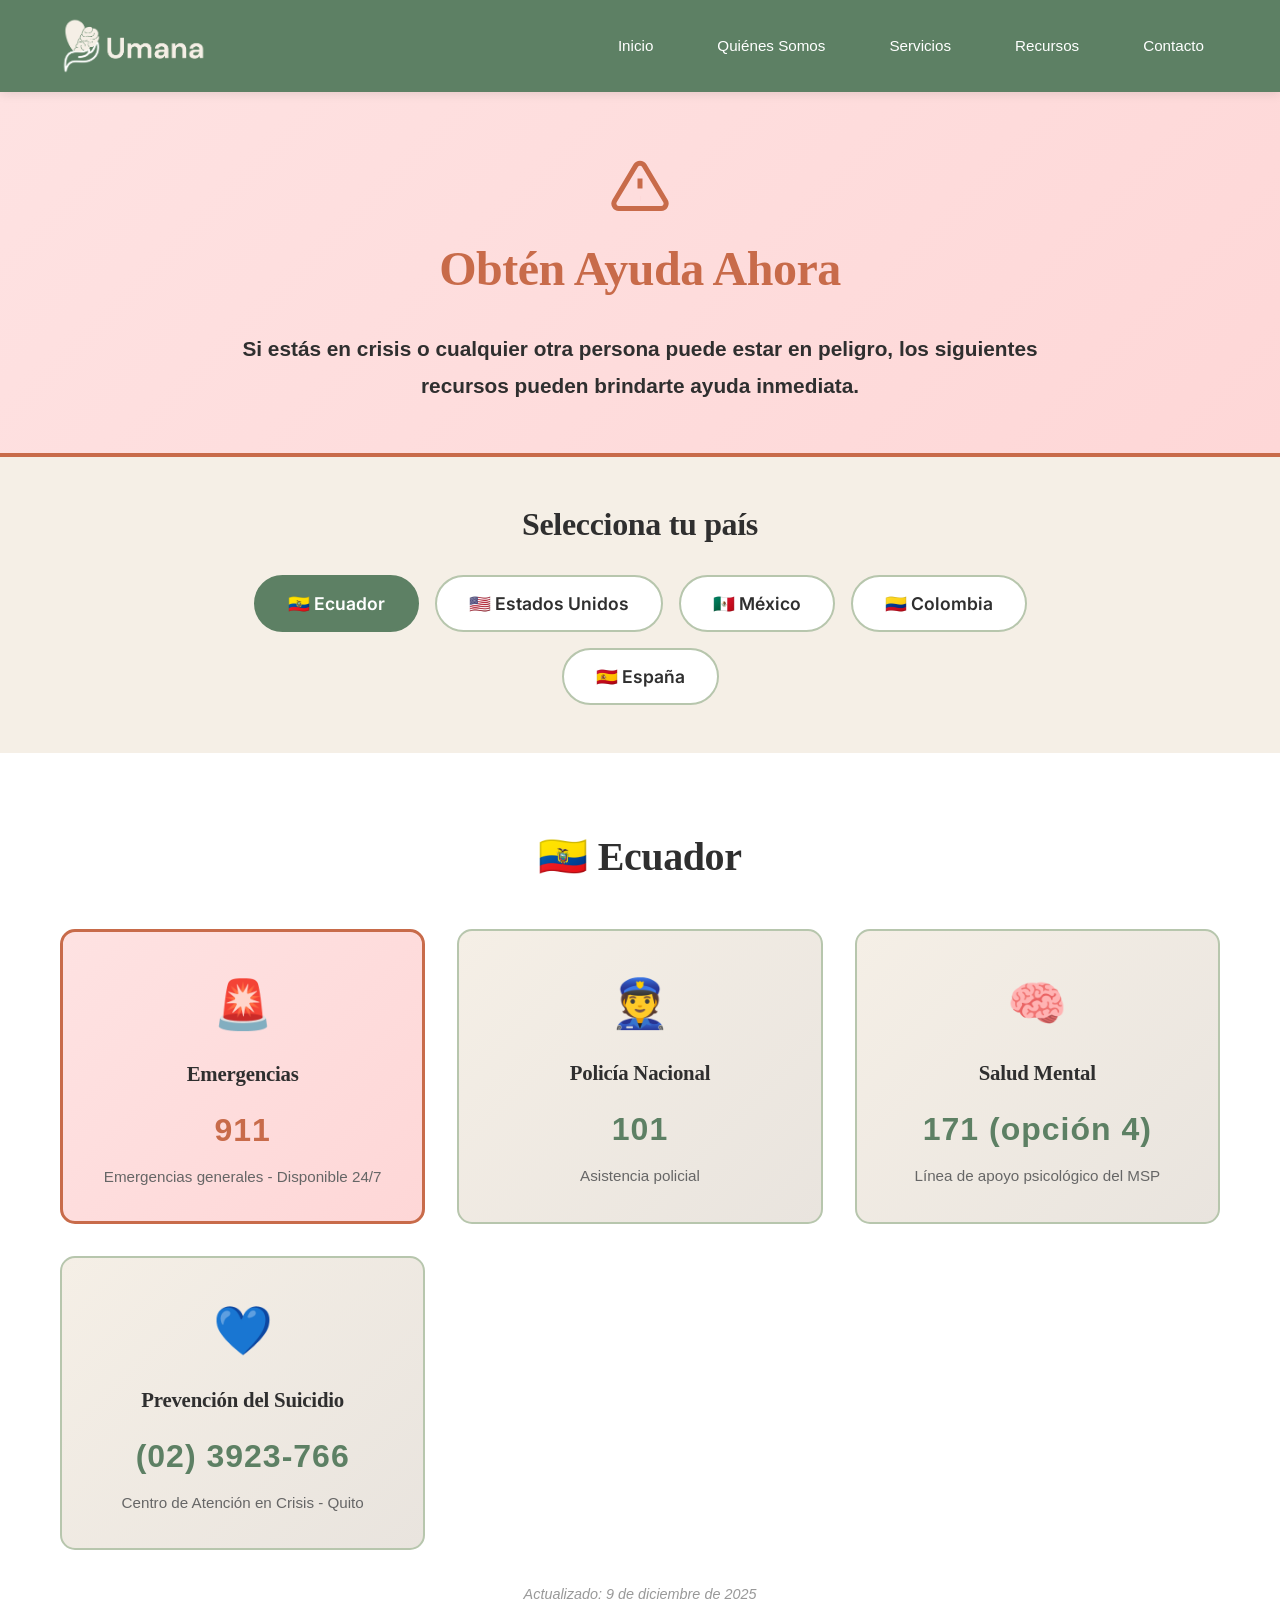
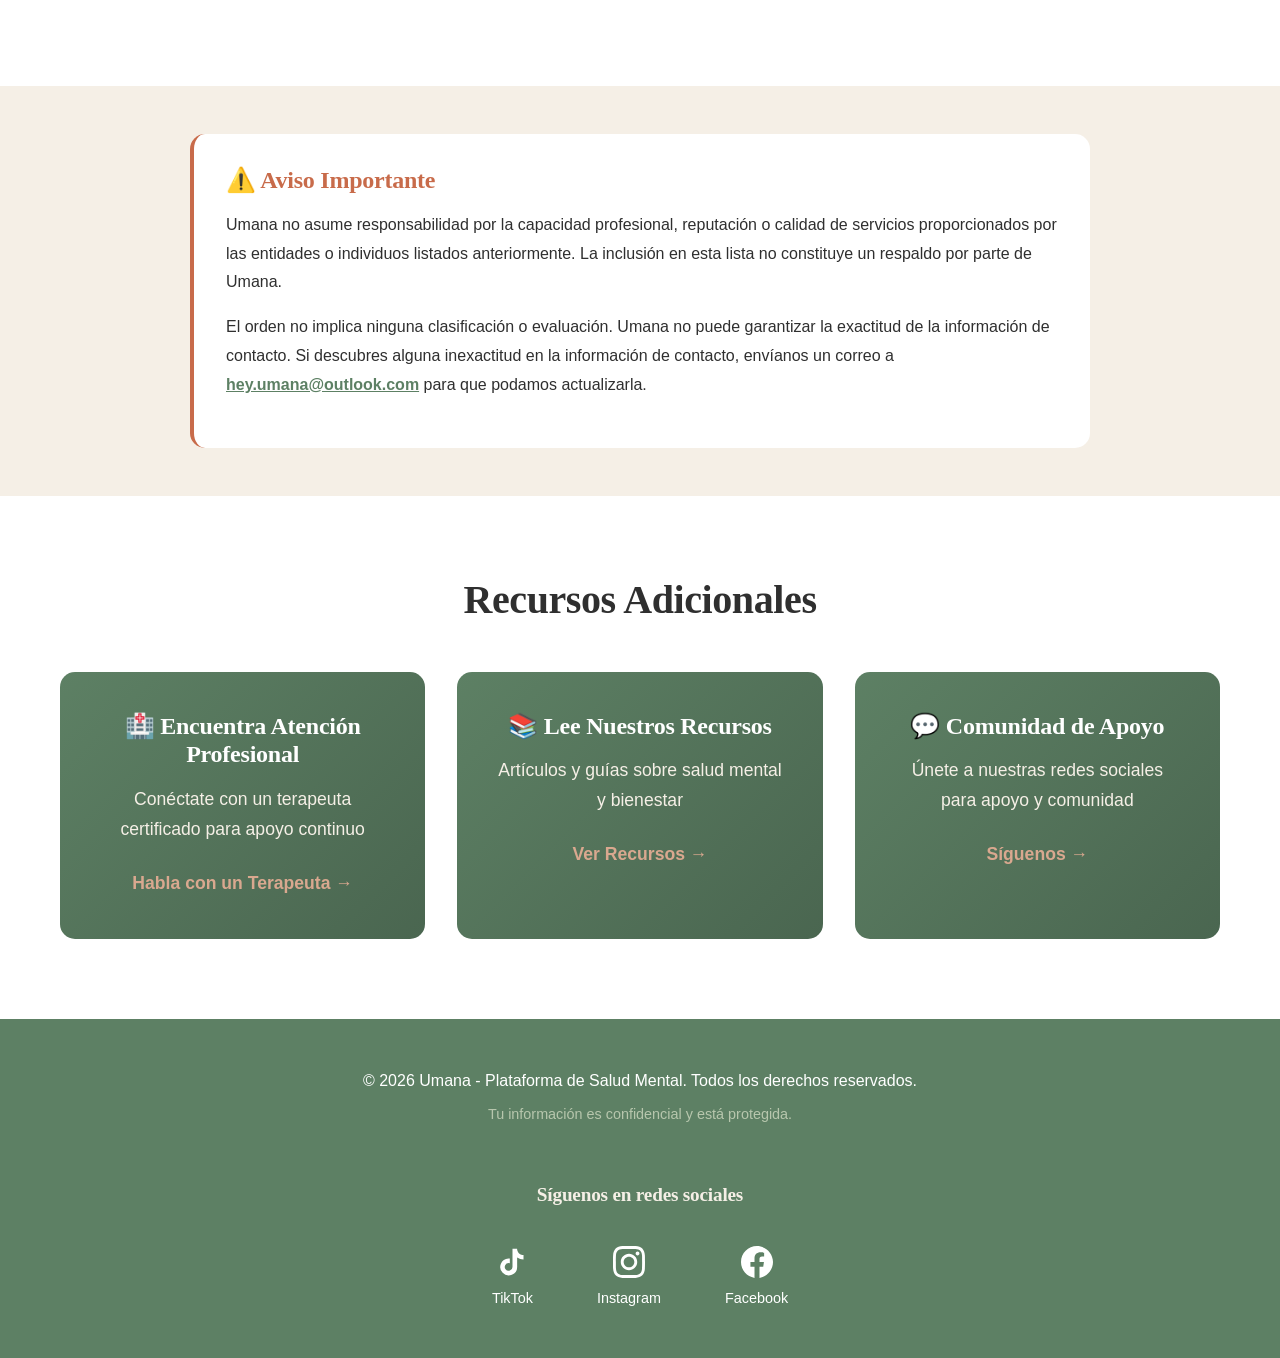
<file: ayuda-crisis.html>
<!DOCTYPE html>
<html lang="es-419">
<head>
    <meta charset="UTF-8">
    <meta name="viewport" content="width=device-width, initial-scale=1.0">
    <title>Ayuda en Crisis – Líneas de Emergencia | Umana</title>
    <meta name="description" content="Si estás en una crisis de salud mental, aquí encontrarás líneas de ayuda inmediata, recursos de emergencia y apoyo 24/7 en Ecuador y Latinoamérica.">
    <meta name="keywords" content="ayuda crisis salud mental Ecuador, líneas emergencia psicológica, suicidio prevención Ecuador, crisis ansiedad ayuda">
    <meta name="robots" content="index, follow">
    <link rel="canonical" href="https://umana-salud-mental.github.io/ayuda-crisis.html">
    <link rel="preconnect" href="https://fonts.googleapis.com">
    <link rel="preconnect" href="https://fonts.gstatic.com" crossorigin>
    <link href="https://fonts.googleapis.com/css2?family=Inter:wght@300;400;500;600;700&display=swap" rel="stylesheet">
    <link rel="stylesheet" href="styles.css">
    <link rel="stylesheet" href="ayuda-crisis.css">
</head>
<body>
    <nav>
        <div class="container">
            <div class="logo">
                <a href="index.html#inicio">
                    <img src="assets/images/logo.png?v=2" alt="Umana – Salud Mental Online" class="logo-img">
                </a>
            </div>
            <ul class="nav-menu">
                <li><a href="index.html#inicio">Inicio</a></li>
                <li><a href="index.html#quienes-somos">Quiénes Somos</a></li>
                <li><a href="index.html#servicios">Servicios</a></li>
                <li><a href="recursos.html">Recursos</a></li>
                <li><a href="index.html#contacto">Contacto</a></li>
            </ul>
        </div>
    </nav>

    <main>
        <!-- Crisis Header -->
        <section class="crisis-header">
            <div class="container">
                <div class="crisis-alert">
                    <svg width="60" height="60" viewBox="0 0 24 24" fill="none" stroke="#C86B4A" stroke-width="2">
                        <path d="M10.29 3.86L1.82 18a2 2 0 0 0 1.71 3h16.94a2 2 0 0 0 1.71-3L13.71 3.86a2 2 0 0 0-3.42 0z"/>
                        <line x1="12" y1="9" x2="12" y2="13"/>
                        <line x1="12" y1="17" x2="12.01" y2="17"/>
                    </svg>
                    <h1>Obtén Ayuda Ahora</h1>
                </div>
                <div class="crisis-message">
                    <p class="important">Si estás en crisis o cualquier otra persona puede estar en peligro, los siguientes recursos pueden brindarte ayuda inmediata.</p>
                </div>
            </div>
        </section>

        <!-- Country Selector -->
        <section class="country-selector-section">
            <div class="container">
                <h2>Selecciona tu país</h2>
                <div class="country-buttons">
                    <button class="country-btn active" onclick="showCountry('ecuador')">
                        🇪🇨 Ecuador
                    </button>
                    <button class="country-btn" onclick="showCountry('usa')">
                        🇺🇸 Estados Unidos
                    </button>
                    <button class="country-btn" onclick="showCountry('mexico')">
                        🇲🇽 México
                    </button>
                    <button class="country-btn" onclick="showCountry('colombia')">
                        🇨🇴 Colombia
                    </button>
                    <button class="country-btn" onclick="showCountry('espana')">
                        🇪🇸 España
                    </button>
                </div>
            </div>
        </section>

        <!-- Emergency Contacts -->
        <section class="emergency-contacts">
            <div class="container">
                <!-- Ecuador -->
                <div class="country-info active" id="ecuador">
                    <h2>🇪🇨 Ecuador</h2>
                    <div class="contacts-grid">
                        <div class="contact-card emergency">
                            <div class="contact-icon">🚨</div>
                            <h3>Emergencias</h3>
                            <p class="contact-number">911</p>
                            <p class="contact-description">Emergencias generales - Disponible 24/7</p>
                        </div>
                        <div class="contact-card">
                            <div class="contact-icon">👮</div>
                            <h3>Policía Nacional</h3>
                            <p class="contact-number">101</p>
                            <p class="contact-description">Asistencia policial</p>
                        </div>
                        <div class="contact-card">
                            <div class="contact-icon">🧠</div>
                            <h3>Salud Mental</h3>
                            <p class="contact-number">171 (opción 4)</p>
                            <p class="contact-description">Línea de apoyo psicológico del MSP</p>
                        </div>
                        <div class="contact-card">
                            <div class="contact-icon">💙</div>
                            <h3>Prevención del Suicidio</h3>
                            <p class="contact-number">(02) 3923-766</p>
                            <p class="contact-description">Centro de Atención en Crisis - Quito</p>
                        </div>
                    </div>
                    <p class="update-date">Actualizado: 9 de diciembre de 2025</p>
                </div>

                <!-- USA -->
                <div class="country-info" id="usa">
                    <h2>🇺🇸 Estados Unidos</h2>
                    <div class="contacts-grid">
                        <div class="contact-card emergency">
                            <div class="contact-icon">🚨</div>
                            <h3>Emergencias</h3>
                            <p class="contact-number">911</p>
                            <p class="contact-description">Emergencias generales - Disponible 24/7</p>
                        </div>
                        <div class="contact-card">
                            <div class="contact-icon">💙</div>
                            <h3>Suicide & Crisis Lifeline</h3>
                            <p class="contact-number">988</p>
                            <p class="contact-description">Línea de prevención del suicidio - 24/7</p>
                        </div>
                        <div class="contact-card">
                            <div class="contact-icon">💬</div>
                            <h3>Crisis Text Line</h3>
                            <p class="contact-number">Text HOME to 741741</p>
                            <p class="contact-description">Apoyo por mensaje de texto</p>
                        </div>
                        <div class="contact-card">
                            <div class="contact-icon">🧠</div>
                            <h3>SAMHSA Helpline</h3>
                            <p class="contact-number">1-800-662-4357</p>
                            <p class="contact-description">Salud mental y abuso de sustancias</p>
                        </div>
                    </div>
                    <p class="update-date">Actualizado: 9 de diciembre de 2025</p>
                </div>

                <!-- Mexico -->
                <div class="country-info" id="mexico">
                    <h2>🇲🇽 México</h2>
                    <div class="contacts-grid">
                        <div class="contact-card emergency">
                            <div class="contact-icon">🚨</div>
                            <h3>Emergencias</h3>
                            <p class="contact-number">911</p>
                            <p class="contact-description">Emergencias generales - Disponible 24/7</p>
                        </div>
                        <div class="contact-card">
                            <div class="contact-icon">💙</div>
                            <h3>Línea de la Vida</h3>
                            <p class="contact-number">800 911 2000</p>
                            <p class="contact-description">Prevención del suicidio - 24/7</p>
                        </div>
                        <div class="contact-card">
                            <div class="contact-icon">🧠</div>
                            <h3>SAPTEL</h3>
                            <p class="contact-number">(55) 5259-8121</p>
                            <p class="contact-description">Sistema de Apoyo Psicológico por Teléfono</p>
                        </div>
                        <div class="contact-card">
                            <div class="contact-icon">👥</div>
                            <h3>Locatel</h3>
                            <p class="contact-number">5658-1111</p>
                            <p class="contact-description">Orientación psicológica - CDMX</p>
                        </div>
                    </div>
                    <p class="update-date">Actualizado: 9 de diciembre de 2025</p>
                </div>

                <!-- Colombia -->
                <div class="country-info" id="colombia">
                    <h2>🇨🇴 Colombia</h2>
                    <div class="contacts-grid">
                        <div class="contact-card emergency">
                            <div class="contact-icon">🚨</div>
                            <h3>Emergencias</h3>
                            <p class="contact-number">123</p>
                            <p class="contact-description">Emergencias generales - Disponible 24/7</p>
                        </div>
                        <div class="contact-card">
                            <div class="contact-icon">💙</div>
                            <h3>Línea Púrpura</h3>
                            <p class="contact-number">01 8000 112 137</p>
                            <p class="contact-description">Apoyo psicológico mujeres - 24/7</p>
                        </div>
                        <div class="contact-card">
                            <div class="contact-icon">🧠</div>
                            <h3>Línea 106</h3>
                            <p class="contact-number">106</p>
                            <p class="contact-description">Línea de la vida y salud emocional - Bogotá</p>
                        </div>
                        <div class="contact-card">
                            <div class="contact-icon">👨‍👩‍👧‍👦</div>
                            <h3>ICBF Línea 141</h3>
                            <p class="contact-number">141</p>
                            <p class="contact-description">Protección niños, niñas y adolescentes</p>
                        </div>
                    </div>
                    <p class="update-date">Actualizado: 9 de diciembre de 2025</p>
                </div>

                <!-- España -->
                <div class="country-info" id="espana">
                    <h2>🇪🇸 España</h2>
                    <div class="contacts-grid">
                        <div class="contact-card emergency">
                            <div class="contact-icon">🚨</div>
                            <h3>Emergencias</h3>
                            <p class="contact-number">112</p>
                            <p class="contact-description">Emergencias generales - Disponible 24/7</p>
                        </div>
                        <div class="contact-card">
                            <div class="contact-icon">💙</div>
                            <h3>Teléfono de la Esperanza</h3>
                            <p class="contact-number">717 003 717</p>
                            <p class="contact-description">Prevención del suicidio - 24/7</p>
                        </div>
                        <div class="contact-card">
                            <div class="contact-icon">🧠</div>
                            <h3>024 - Salud Mental</h3>
                            <p class="contact-number">024</p>
                            <p class="contact-description">Línea de atención a la conducta suicida</p>
                        </div>
                        <div class="contact-card">
                            <div class="contact-icon">👮</div>
                            <h3>Policía Nacional</h3>
                            <p class="contact-number">091</p>
                            <p class="contact-description">Asistencia policial</p>
                        </div>
                    </div>
                    <p class="update-date">Actualizado: 9 de diciembre de 2025</p>
                </div>
            </div>
        </section>

        <!-- Disclaimer -->
        <section class="disclaimer-section">
            <div class="container">
                <div class="disclaimer-box">
                    <h3>⚠️ Aviso Importante</h3>
                    <p>Umana no asume responsabilidad por la capacidad profesional, reputación o calidad de servicios proporcionados por las entidades o individuos listados anteriormente. La inclusión en esta lista no constituye un respaldo por parte de Umana.</p>
                    <p>El orden no implica ninguna clasificación o evaluación. Umana no puede garantizar la exactitud de la información de contacto. Si descubres alguna inexactitud en la información de contacto, envíanos un correo a <a href="mailto:hey.umana@outlook.com">hey.umana@outlook.com</a> para que podamos actualizarla.</p>
                </div>
            </div>
        </section>

        <!-- Resources Section -->
        <section class="additional-resources">
            <div class="container">
                <h2>Recursos Adicionales</h2>
                <div class="resources-grid">
                    <div class="resource-card">
                        <h3>🏥 Encuentra Atención Profesional</h3>
                        <p>Conéctate con un terapeuta certificado para apoyo continuo</p>
                        <a href="index.html#contacto" class="resource-link">Habla con un Terapeuta →</a>
                    </div>
                    <div class="resource-card">
                        <h3>📚 Lee Nuestros Recursos</h3>
                        <p>Artículos y guías sobre salud mental y bienestar</p>
                        <a href="recursos.html" class="resource-link">Ver Recursos →</a>
                    </div>
                    <div class="resource-card">
                        <h3>💬 Comunidad de Apoyo</h3>
                        <p>Únete a nuestras redes sociales para apoyo y comunidad</p>
                        <a href="#footer-social" class="resource-link">Síguenos →</a>
                    </div>
                </div>
            </div>
        </section>
    </main>

    <footer id="footer-social">
        <div class="container">
            <div class="footer-content">
                <div class="footer-info">
                    <p>&copy; 2026 Umana - Plataforma de Salud Mental. Todos los derechos reservados.</p>
                    <p class="privacy">Tu información es confidencial y está protegida.</p>
                </div>
                <div class="social-media">
                    <h3>Síguenos en redes sociales</h3>
                    <div class="social-links">
                        <a href="https://www.tiktok.com/@umanaterapiaonline?lang=es-419" target="_blank" rel="noopener noreferrer" class="social-link" aria-label="TikTok">
                            <svg width="24" height="24" viewBox="0 0 24 24" fill="#FFFFFF">
                                <path d="M19.59 6.69a4.83 4.83 0 0 1-3.77-4.25V2h-3.45v13.67a2.89 2.89 0 0 1-5.2 1.74 2.89 2.89 0 0 1 2.31-4.64 2.93 2.93 0 0 1 .88.13V9.4a6.84 6.84 0 0 0-1-.05A6.33 6.33 0 0 0 5 20.1a6.34 6.34 0 0 0 10.86-4.43v-7a8.16 8.16 0 0 0 4.77 1.52v-3.4a4.85 4.85 0 0 1-1-.1z"/>
                            </svg>
                            <span>TikTok</span>
                        </a>
                        <a href="https://www.instagram.com/umana.saludmental/" target="_blank" rel="noopener noreferrer" class="social-link" aria-label="Instagram">
                            <svg width="24" height="24" viewBox="0 0 24 24" fill="#FFFFFF">
                                <path d="M12 2.163c3.204 0 3.584.012 4.85.07 3.252.148 4.771 1.691 4.919 4.919.058 1.265.069 1.645.069 4.849 0 3.205-.012 3.584-.069 4.849-.149 3.225-1.664 4.771-4.919 4.919-1.266.058-1.644.07-4.85.07-3.204 0-3.584-.012-4.849-.07-3.26-.149-4.771-1.699-4.919-4.92-.058-1.265-.07-1.644-.07-4.849 0-3.204.013-3.583.07-4.849.149-3.227 1.664-4.771 4.919-4.919 1.266-.057 1.645-.069 4.849-.069zm0-2.163c-3.259 0-3.667.014-4.947.072-4.358.2-6.78 2.618-6.98 6.98-.059 1.281-.073 1.689-.073 4.948 0 3.259.014 3.668.072 4.948.2 4.358 2.618 6.78 6.98 6.98 1.281.058 1.689.072 4.948.072 3.259 0 3.668-.014 4.948-.072 4.354-.2 6.782-2.618 6.979-6.98.059-1.28.073-1.689.073-4.948 0-3.259-.014-3.667-.072-4.947-.196-4.354-2.617-6.78-6.979-6.98-1.281-.059-1.69-.073-4.949-.073zm0 5.838c-3.403 0-6.162 2.759-6.162 6.162s2.759 6.163 6.162 6.163 6.162-2.759 6.162-6.163c0-3.403-2.759-6.162-6.162-6.162zm0 10.162c-2.209 0-4-1.79-4-4 0-2.209 1.791-4 4-4s4 1.791 4 4c0 2.21-1.791 4-4 4zm6.406-11.845c-.796 0-1.441.645-1.441 1.44s.645 1.44 1.441 1.44c.795 0 1.439-.645 1.439-1.44s-.644-1.44-1.439-1.44z"/>
                            </svg>
                            <span>Instagram</span>
                        </a>
                        <a href="https://www.facebook.com/profile.php?id=61584479810534" target="_blank" rel="noopener noreferrer" class="social-link" aria-label="Facebook">
                            <svg width="24" height="24" viewBox="0 0 24 24" fill="#FFFFFF">
                                <path d="M24 12.073c0-6.627-5.373-12-12-12s-12 5.373-12 12c0 5.99 4.388 10.954 10.125 11.854v-8.385H7.078v-3.47h3.047V9.43c0-3.007 1.792-4.669 4.533-4.669 1.312 0 2.686.235 2.686.235v2.953H15.83c-1.491 0-1.956.925-1.956 1.874v2.25h3.328l-.532 3.47h-2.796v8.385C19.612 23.027 24 18.062 24 12.073z"/>
                            </svg>
                            <span>Facebook</span>
                        </a>
                    </div>
                </div>
            </div>
        </div>
    </footer>

    <script>
        function showCountry(countryId) {
            // Hide all country info
            document.querySelectorAll('.country-info').forEach(info => {
                info.classList.remove('active');
            });
            
            // Remove active class from all buttons
            document.querySelectorAll('.country-btn').forEach(btn => {
                btn.classList.remove('active');
            });
            
            // Show selected country
            document.getElementById(countryId).classList.add('active');
            
            // Add active class to clicked button
            event.target.classList.add('active');
        }

        // ── CMS branding (logo) ─────────────────────────────────────
        (function () {
            try {
                var d = JSON.parse(localStorage.getItem('umana_site_content') || '{}');
                if (d.branding && d.branding.logoUrl) {
                    document.querySelectorAll('.logo-img').forEach(function(img) { img.src = d.branding.logoUrl; });
                }
            } catch(e) {}
        }());
    </script>
</body>
</html>
</file>
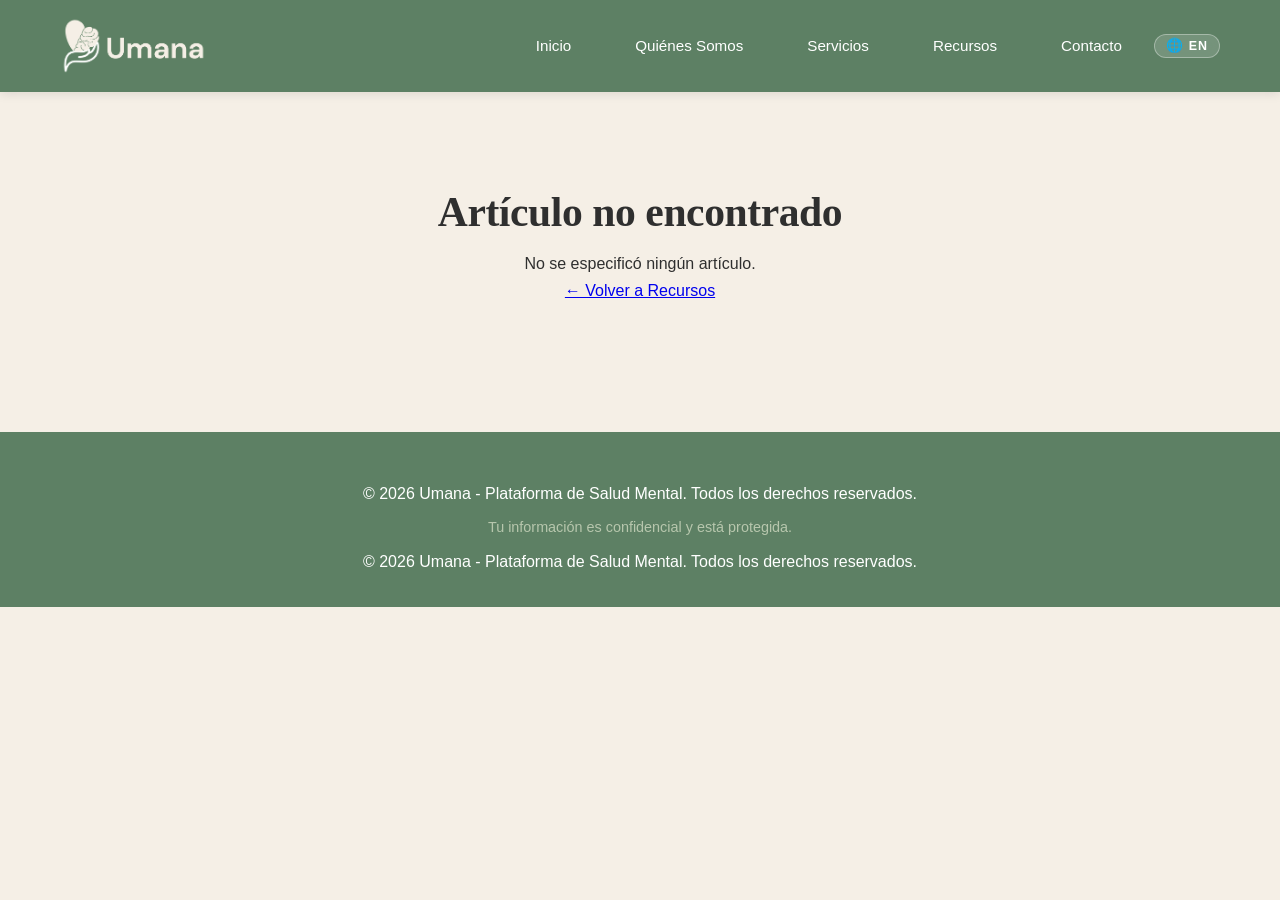
<file: post.html>
<!DOCTYPE html>
<html lang="es-419">
<head>
    <meta charset="UTF-8">
    <meta name="viewport" content="width=device-width, initial-scale=1.0">
    <title>Artículo | Umana Salud Mental</title>
    <meta name="description" content="Artículo de salud mental por Umana." id="post-meta-desc">
    <!-- post.html is a fallback viewer for localStorage posts.
         Static indexable versions are served from /posts/post-[id].html -->
    <meta name="robots" content="noindex, follow">
    <!-- OG / Twitter (populated by JS after post loads) -->
    <meta property="og:type"        content="article">
    <meta property="og:site_name"   content="Umana Salud Mental">
    <meta property="og:locale"      content="es_EC">
    <meta property="og:image"       content="https://umana-salud-mental.github.io/assets/images/og-umana.png">
    <meta property="og:title"       content="Artículo | Umana Salud Mental" id="og-title">
    <meta property="og:description" content="" id="og-desc">
    <meta property="og:url"         content="" id="og-url">
    <meta name="twitter:card"       content="summary_large_image">
    <meta name="twitter:site"       content="@umanaterapia">
    <meta name="twitter:title"      content="Artículo | Umana Salud Mental" id="tw-title">
    <meta name="twitter:description" content="" id="tw-desc">
    <meta name="twitter:image"      content="https://umana-salud-mental.github.io/assets/images/og-umana.png" id="tw-img">
    <link rel="stylesheet" href="styles.css">
    <style>
        .post-wrapper { max-width: 780px; margin: 0 auto; padding: 2rem 1.25rem 4rem; }
        .post-back { display: inline-flex; align-items: center; gap: .4rem; color: var(--green); font-size: .9rem; font-weight: 600; text-decoration: none; margin-bottom: 1.75rem; }
        .post-back:hover { text-decoration: underline; }
        .post-cat { display: inline-block; background: var(--light-sage); color: var(--green); font-size: .78rem; font-weight: 700; padding: .25rem .75rem; border-radius: 20px; margin-bottom: .85rem; }
        .post-title { font-size: clamp(1.6rem, 4vw, 2.4rem); font-family: var(--font-display, serif); line-height: 1.25; margin: 0 0 .75rem; }
        .post-meta { display: flex; flex-wrap: wrap; gap: .75rem 1.25rem; color: #888; font-size: .83rem; margin-bottom: 1.5rem; }
        .post-meta span::before { margin-right: .3rem; }
        .post-cover { width: 100%; max-height: 420px; object-fit: cover; border-radius: 12px; margin-bottom: 2rem; }
        .post-cover-placeholder { width: 100%; height: 280px; background: linear-gradient(135deg, var(--light-sage, #B7C6AD) 0%, var(--cream, #F5EFE6) 100%); border-radius: 12px; display: flex; align-items: center; justify-content: center; font-size: 4rem; margin-bottom: 2rem; }
        .post-body { font-size: 1.05rem; line-height: 1.8; color: var(--text, #2F2F2F); }
        .post-body h1, .post-body h2, .post-body h3 { margin-top: 2rem; margin-bottom: .6rem; font-family: var(--font-display, serif); }
        .post-body p { margin-bottom: 1.2rem; }
        .post-body ul, .post-body ol { padding-left: 1.5rem; margin-bottom: 1.2rem; }
        .post-body li { margin-bottom: .4rem; }
        .post-body blockquote { border-left: 4px solid var(--green, #5D8064); margin: 1.5rem 0; padding: .75rem 1.25rem; background: var(--cream, #F5EFE6); border-radius: 0 8px 8px 0; color: #555; font-style: italic; }
        .post-not-found { text-align: center; padding: 4rem 1rem; }
        .post-not-found h2 { margin-bottom: .75rem; }
        .post-cta-bar { margin-top: 3rem; padding: 1.5rem; background: var(--cream, #F5EFE6); border-radius: 12px; text-align: center; }
        .post-cta-bar p { margin: 0 0 .85rem; color: #555; }
    </style>
    <script src="translations.js"></script>
</head>
<body>
    <header>
        <nav>
            <div class="container">
                <div class="logo">
                    <a href="index.html">
                        <img src="assets/images/logo.png?v=2" alt="Umana – Salud Mental Online" class="logo-img">
                    </a>
                </div>
                <div class="nav-end">
                    <ul class="nav-menu" id="nav-menu">
                        <li><a href="index.html" data-i18n="nav.home">Inicio</a></li>
                        <li><a href="index.html#quienes-somos" data-i18n="nav.about">Quiénes Somos</a></li>
                        <li><a href="index.html#servicios" data-i18n="nav.services">Servicios</a></li>
                        <li><a href="recursos.html" data-i18n="nav.resources">Recursos</a></li>
                        <li><a href="index.html#contacto" data-i18n="nav.contact">Contacto</a></li>
                    </ul>
                    <button id="lang-toggle" class="lang-toggle" aria-label="Switch to English">
                        <span class="lang-globe">🌐</span>
                        <span id="lang-toggle-text" data-i18n="nav.lang">EN</span>
                    </button>
                    <button class="nav-toggle" id="nav-toggle" aria-label="Menú" aria-expanded="false">
                        <span></span><span></span><span></span>
                    </button>
                </div>
            </div>
        </nav>
    </header>

    <main>
        <div class="container">
            <div class="post-wrapper" id="post-content">
                <!-- filled by JS -->
                <p style="text-align:center;padding:4rem 0;color:#888;">Cargando artículo…</p>
            </div>
        </div>
    </main>

    <footer>
        <div class="container">
            <div class="footer-content">
                <div class="footer-info">
                    <p>&copy; 2026 Umana - Plataforma de Salud Mental. Todos los derechos reservados.</p>
                    <p class="privacy">Tu información es confidencial y está protegida.</p>
                </div>
            </div>
            <div class="footer-bottom">
                <p>© 2026 Umana - Plataforma de Salud Mental. Todos los derechos reservados.</p>
            </div>
        </div>
    </footer>

    <script>
    (function () {
        var CAT_LABELS = {
            ansiedad:'😰 Ansiedad', depresion:'😔 Depresión', relaciones:'💬 Relaciones',
            estres:'🌿 Estrés', autocuidado:'🧘 Autocuidado', familia:'🏡 Familia', general:'📝 General'
        };
        var CAT_ICONS = {
            ansiedad:'😰', depresion:'😔', relaciones:'💬',
            estres:'🌿', autocuidado:'🧘', familia:'🏡', general:'📝'
        };

        function getParam(name) {
            var m = new URLSearchParams(window.location.search).get(name);
            return m ? decodeURIComponent(m) : null;
        }

        function readingTime(html) {
            var text = html.replace(/<[^>]*>/g, ' ');
            var words = text.split(/\s+/).filter(Boolean).length;
            return Math.max(1, Math.round(words / 200));
        }

        function formatDate(iso) {
            try {
                return new Date(iso).toLocaleDateString('es-EC', { year:'numeric', month:'long', day:'numeric' });
            } catch(e) { return ''; }
        }

        function esc(str) {
            var d = document.createElement('div');
            d.textContent = str || '';
            return d.innerHTML;
        }

        var wrap = document.getElementById('post-content');
        var id   = getParam('id');

        if (!id) {
            wrap.innerHTML = '<div class="post-not-found"><h2>Artículo no encontrado</h2><p>No se especificó ningún artículo.</p>' +
                '<a href="recursos.html" class="btn btn-primary" style="margin-top:1rem;">← Volver a Recursos</a></div>';
            return;
        }

        var posts = [];
        try { posts = JSON.parse(localStorage.getItem('umana_blog_posts') || '[]'); } catch(e) {}
        var post = posts.find(function(p) { return p.id === id; });

        if (!post || post.status !== 'published') {
            wrap.innerHTML = '<div class="post-not-found">' +
                '<p style="font-size:3rem;">📭</p>' +
                '<h2>Artículo no disponible</h2>' +
                '<p>Este artículo no existe o no ha sido publicado.</p>' +
                '<a href="recursos.html" class="btn btn-primary" style="display:inline-block;margin-top:1rem;">← Volver a Recursos</a></div>';
            return;
        }

        // Build the article page
        var BASE = 'https://umana-salud-mental.github.io';
        document.title = post.title + ' | Umana Salud Mental';

        var postUrl   = BASE + '/post.html?id=' + encodeURIComponent(post.id);
        var imageUrl  = post.image || (BASE + '/assets/images/og-umana.png');
        var excerpt   = (post.excerpt || '').slice(0, 160);
        var catLabel  = CAT_LABELS[post.category] || '📝 General';
        var catLabelClean = catLabel.replace(/\S+\s/, ''); // strip emoji
        var mins      = readingTime(post.content || '');
        var date      = formatDate(post.createdAt);
        var dateISO   = post.createdAt  || new Date().toISOString();
        var modISO    = post.updatedAt  || dateISO;
        var keywords  = post.title + ', salud mental, ' + catLabelClean.toLowerCase() + ', terapia online Ecuador, bienestar emocional, mental health, online therapy';

        // ── Populate meta tags for social sharing ──────────────────
        document.getElementById('post-meta-desc').content = excerpt;
        document.getElementById('og-title').content  = post.title + ' | Umana Salud Mental';
        document.getElementById('og-desc').content   = excerpt;
        document.getElementById('og-url').content    = postUrl;
        document.getElementById('tw-title').content  = post.title;
        document.getElementById('tw-desc').content   = excerpt;
        if (post.image) document.getElementById('tw-img').content = post.image;
        document.querySelector('meta[property="og:image"]').content = imageUrl;

        // ── Inject JSON-LD Article schema ──────────────────────────
        var ldJson = {
            '@context': 'https://schema.org',
            '@graph': [
                {
                    '@type': 'BreadcrumbList',
                    'itemListElement': [
                        { '@type': 'ListItem', 'position': 1, 'name': 'Inicio',   'item': BASE + '/' },
                        { '@type': 'ListItem', 'position': 2, 'name': 'Recursos', 'item': BASE + '/recursos.html' },
                        { '@type': 'ListItem', 'position': 3, 'name': post.title, 'item': postUrl }
                    ]
                },
                {
                    '@type': 'Article',
                    '@id': postUrl,
                    'headline': post.title,
                    'description': excerpt,
                    'articleBody': (post.content || '').replace(/<[^>]*>/g, ' ').slice(0, 3000),
                    'datePublished': dateISO,
                    'dateModified':  modISO,
                    'author': { '@type': 'Organization', 'name': 'Umana Salud Mental', 'url': BASE + '/' },
                    'publisher': {
                        '@type': 'Organization',
                        'name': 'Umana Salud Mental',
                        'url': BASE + '/',
                        'logo': { '@type': 'ImageObject', 'url': BASE + '/assets/images/logo.png', 'width': 200, 'height': 60 }
                    },
                    'image': { '@type': 'ImageObject', 'url': imageUrl, 'width': 1200, 'height': 630 },
                    'url': postUrl,
                    'mainEntityOfPage': postUrl,
                    'inLanguage': 'es-419',
                    'articleSection': catLabelClean,
                    'keywords': keywords,
                    'isPartOf': { '@type': 'CollectionPage', 'url': BASE + '/recursos.html' }
                }
            ]
        };
        var ldScript = document.createElement('script');
        ldScript.type = 'application/ld+json';
        ldScript.textContent = JSON.stringify(ldJson);
        document.head.appendChild(ldScript);

        var coverHtml = '';
        if (post.image) {
            coverHtml = '<img src="' + esc(post.image) + '" alt="' + esc(post.title) + '" class="post-cover" loading="lazy">';
        } else {
            coverHtml = '<div class="post-cover-placeholder">' + (CAT_ICONS[post.category] || '📝') + '</div>';
        }

        wrap.innerHTML =
            '<a href="recursos.html" class="post-back">← Volver a Recursos</a>' +
            '<span class="post-cat">' + esc(catLabel) + '</span>' +
            '<h1 class="post-title">' + esc(post.title) + '</h1>' +
            '<div class="post-meta">' +
                (date ? '<span>📅 ' + esc(date) + '</span>' : '') +
                '<span>⏱ ' + mins + ' min lectura</span>' +
            '</div>' +
            coverHtml +
            '<div class="post-body">' + (post.content || '<p>Sin contenido.</p>') + '</div>' +
            '<div class="post-cta-bar">' +
                '<p>¿Te gustaría hablar con un profesional sobre este tema?</p>' +
                '<a href="index.html#contacto" class="btn btn-primary">Agenda una sesión →</a>' +
            '</div>';

        // Mobile nav toggle
        var navToggle = document.getElementById('nav-toggle');
        var navMenu   = document.querySelector('.nav-menu');
        if (navToggle && navMenu) {
            navToggle.addEventListener('click', function () {
                var open = navMenu.classList.toggle('open');
                navToggle.setAttribute('aria-expanded', open);
            });
        }

        // Logo override from CMS
        try {
            var sc = JSON.parse(localStorage.getItem('umana_site_content') || '{}');
            if (sc.branding && sc.branding.logoUrl) {
                document.querySelectorAll('.logo-img').forEach(function(img) { img.src = sc.branding.logoUrl; });
            }
        } catch(e) {}
    }());
    </script>
</body>
</html>
</file>
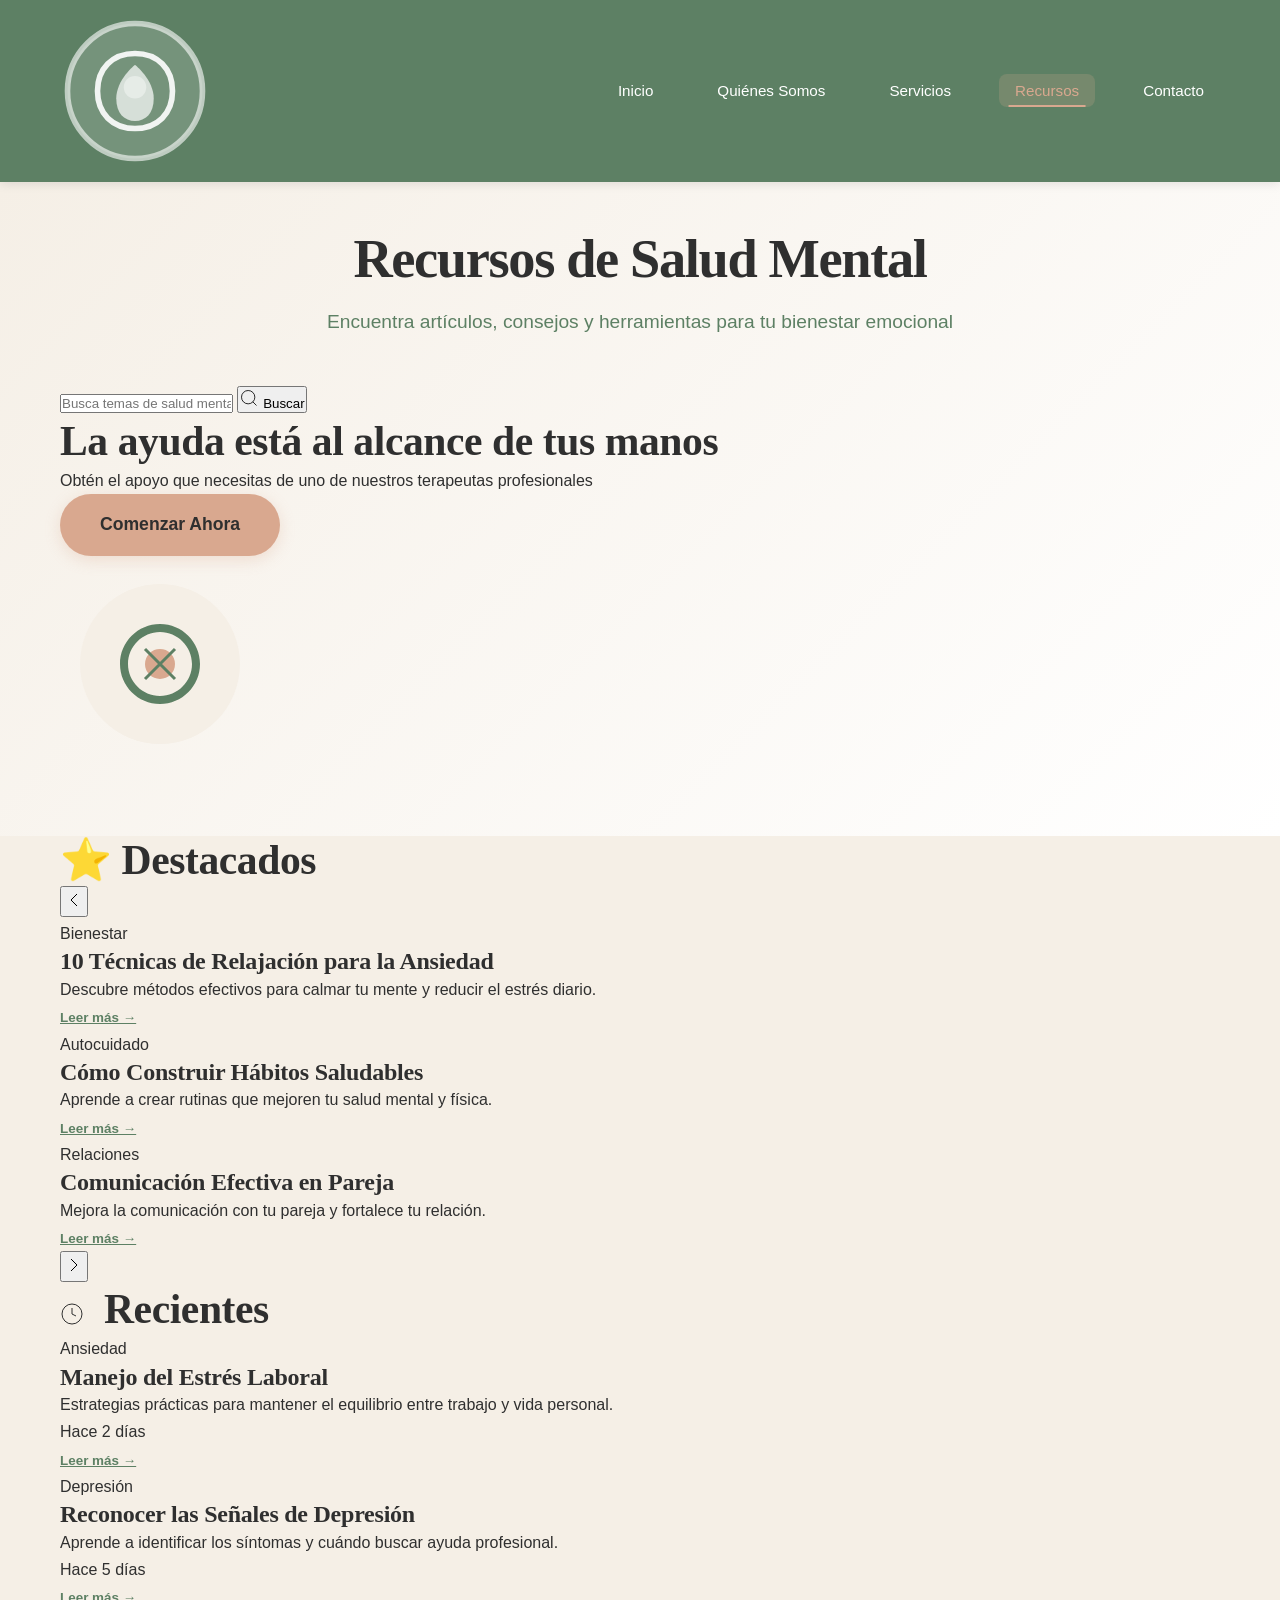
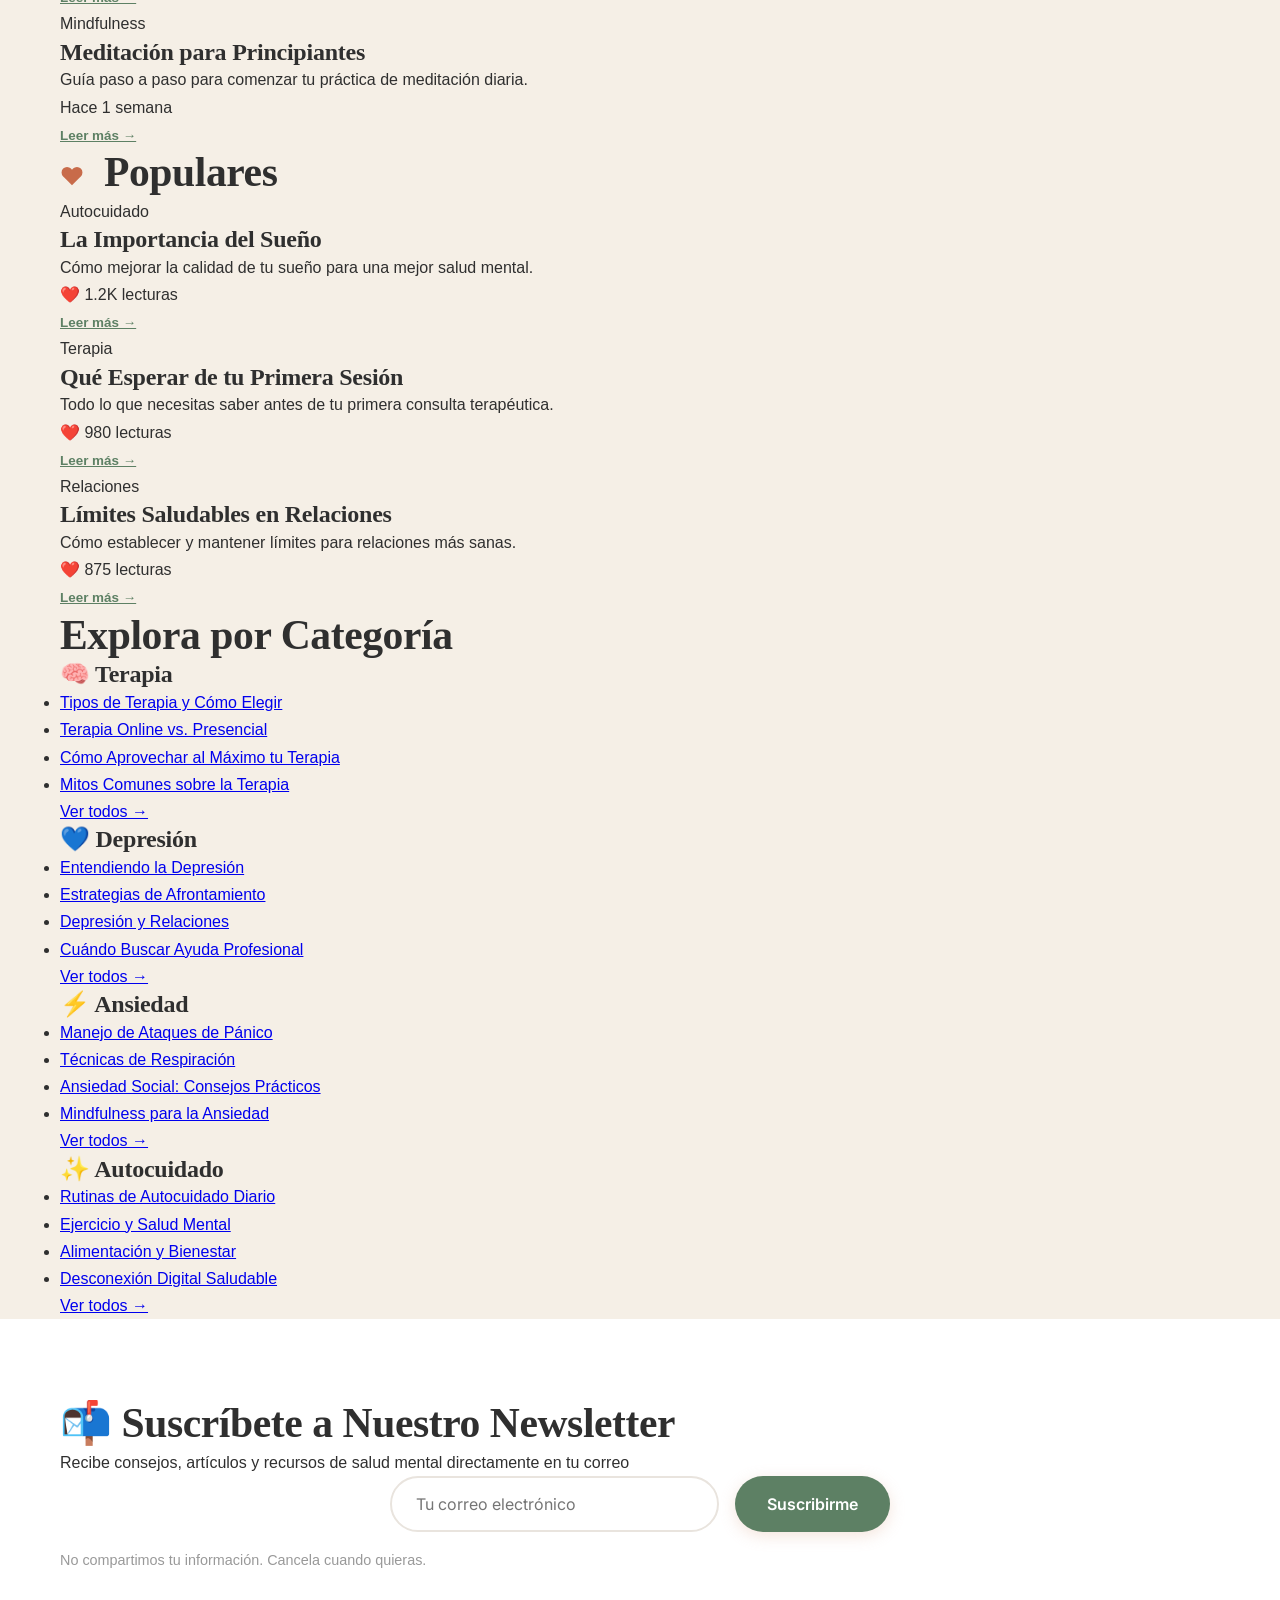
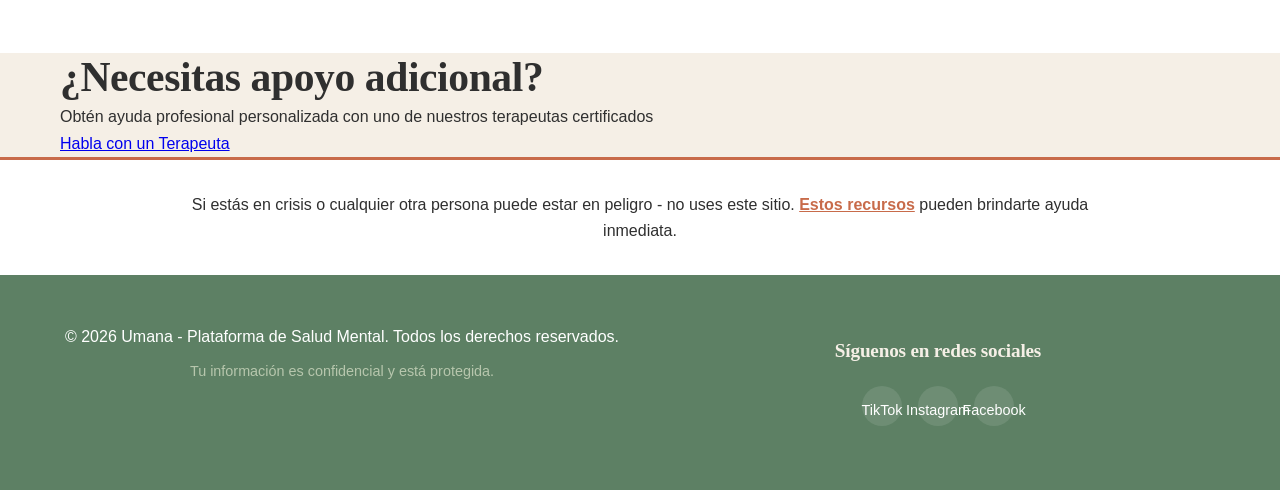
<file: recursos-old-backup.html>
<!DOCTYPE html>
<html lang="es-419">
<head>
    <meta charset="UTF-8">
    <meta name="viewport" content="width=device-width, initial-scale=1.0">
    <meta name="description" content="Recursos y consejos de salud mental - Artículos, guías y herramientas para tu bienestar emocional">
    <title>Recursos - Umana | Consejos de Salud Mental</title>
    <link rel="preconnect" href="https://fonts.googleapis.com">
    <link rel="preconnect" href="https://fonts.gstatic.com" crossorigin>
    <link href="https://fonts.googleapis.com/css2?family=Inter:wght@300;400;500;600;700&display=swap" rel="stylesheet">
    <link rel="stylesheet" href="styles.css">
    <link rel="stylesheet" href="recursos.css">
</head>
<body>
    <nav>
        <div class="container">
            <div class="logo">
                <a href="index.html">
                    <img src="assets/images/logo-placeholder.svg" alt="Umana - Plataforma de Salud Mental" width="150">
                </a>
            </div>
            <ul class="nav-menu">
                <li><a href="index.html#inicio">Inicio</a></li>
                <li><a href="index.html#quienes-somos">Quiénes Somos</a></li>
                <li><a href="index.html#servicios">Servicios</a></li>
                <li><a href="recursos.html" class="active">Recursos</a></li>
                <li><a href="index.html#contacto">Contacto</a></li>
            </ul>
        </div>
    </nav>

    <main>
        <!-- Hero Section with Search -->
        <section class="recursos-hero">
            <div class="container">
                <div class="hero-content-recursos">
                    <h1>Recursos de Salud Mental</h1>
                    <p class="hero-subtitle">Encuentra artículos, consejos y herramientas para tu bienestar emocional</p>
                    
                    <!-- Search Box -->
                    <div class="search-container">
                        <input type="text" class="search-box" placeholder="Busca temas de salud mental, ansiedad, depresión..." id="searchInput">
                        <button class="search-button" onclick="searchResources()">
                            <svg width="20" height="20" viewBox="0 0 24 24" fill="none" stroke="currentColor">
                                <circle cx="11" cy="11" r="8"></circle>
                                <path d="m21 21-4.35-4.35"></path>
                            </svg>
                            Buscar
                        </button>
                    </div>

                    <!-- Get Started Section -->
                    <div class="get-started-box">
                        <div class="get-started-content">
                            <div class="get-started-text">
                                <h2>La ayuda está al alcance de tus manos</h2>
                                <p>Obtén el apoyo que necesitas de uno de nuestros terapeutas profesionales</p>
                                <a href="index.html#contacto" class="cta-button">Comenzar Ahora</a>
                            </div>
                            <div class="get-started-image">
                                <svg width="200" height="200" viewBox="0 0 200 200" fill="none">
                                    <circle cx="100" cy="100" r="80" fill="#F5EFE6"/>
                                    <path d="M100 60C77.9 60 60 77.9 60 100s17.9 40 40 40 40-17.9 40-40-17.9-40-40-40zm0 72c-17.6 0-32-14.4-32-32s14.4-32 32-32 32 14.4 32 32-14.4 32-32 32z" fill="#5D8064"/>
                                    <circle cx="100" cy="100" r="15" fill="#D9A88F"/>
                                    <path d="M85 85l30 30M115 85l-30 30" stroke="#5D8064" stroke-width="3"/>
                                </svg>
                            </div>
                        </div>
                    </div>
                </div>
            </div>
        </section>

        <!-- Featured Posts Carousel -->
        <section class="featured-posts">
            <div class="container">
                <h2>⭐ Destacados</h2>
                <div class="carousel-container">
                    <button class="carousel-btn prev" onclick="moveCarousel(-1)">
                        <svg width="24" height="24" viewBox="0 0 24 24" fill="none" stroke="currentColor">
                            <path d="M15 18l-6-6 6-6"/>
                        </svg>
                    </button>
                    <div class="carousel-track" id="carouselTrack">
                        <div class="post-card featured">
                            <div class="post-image" style="background: linear-gradient(135deg, #B7C6AD 0%, #5D8064 100%);"></div>
                            <div class="post-content">
                                <span class="post-category">Bienestar</span>
                                <h3>10 Técnicas de Relajación para la Ansiedad</h3>
                                <p>Descubre métodos efectivos para calmar tu mente y reducir el estrés diario.</p>
                                <a href="#" class="read-more">Leer más →</a>
                            </div>
                        </div>
                        <div class="post-card featured">
                            <div class="post-image" style="background: linear-gradient(135deg, #D9A88F 0%, #C86B4A 100%);"></div>
                            <div class="post-content">
                                <span class="post-category">Autocuidado</span>
                                <h3>Cómo Construir Hábitos Saludables</h3>
                                <p>Aprende a crear rutinas que mejoren tu salud mental y física.</p>
                                <a href="#" class="read-more">Leer más →</a>
                            </div>
                        </div>
                        <div class="post-card featured">
                            <div class="post-image" style="background: linear-gradient(135deg, #5D8064 0%, #2F2F2F 100%);"></div>
                            <div class="post-content">
                                <span class="post-category">Relaciones</span>
                                <h3>Comunicación Efectiva en Pareja</h3>
                                <p>Mejora la comunicación con tu pareja y fortalece tu relación.</p>
                                <a href="#" class="read-more">Leer más →</a>
                            </div>
                        </div>
                    </div>
                    <button class="carousel-btn next" onclick="moveCarousel(1)">
                        <svg width="24" height="24" viewBox="0 0 24 24" fill="none" stroke="currentColor">
                            <path d="M9 18l6-6-6-6"/>
                        </svg>
                    </button>
                </div>
            </div>
        </section>

        <!-- Recent Posts -->
        <section class="recent-posts">
            <div class="container">
                <h2>
                    <svg width="24" height="24" viewBox="0 0 24 24" fill="none" stroke="currentColor" style="vertical-align: middle; margin-right: 10px;">
                        <circle cx="12" cy="12" r="10"></circle>
                        <polyline points="12 6 12 12 16 14"></polyline>
                    </svg>
                    Recientes
                </h2>
                <div class="posts-grid">
                    <div class="post-card">
                        <div class="post-image" style="background: linear-gradient(135deg, #F5EFE6 0%, #B7C6AD 100%);"></div>
                        <div class="post-content">
                            <span class="post-category">Ansiedad</span>
                            <h3>Manejo del Estrés Laboral</h3>
                            <p>Estrategias prácticas para mantener el equilibrio entre trabajo y vida personal.</p>
                            <div class="post-meta">
                                <span>Hace 2 días</span>
                            </div>
                            <a href="#" class="read-more">Leer más →</a>
                        </div>
                    </div>
                    <div class="post-card">
                        <div class="post-image" style="background: linear-gradient(135deg, #E9E4DE 0%, #D9A88F 100%);"></div>
                        <div class="post-content">
                            <span class="post-category">Depresión</span>
                            <h3>Reconocer las Señales de Depresión</h3>
                            <p>Aprende a identificar los síntomas y cuándo buscar ayuda profesional.</p>
                            <div class="post-meta">
                                <span>Hace 5 días</span>
                            </div>
                            <a href="#" class="read-more">Leer más →</a>
                        </div>
                    </div>
                    <div class="post-card">
                        <div class="post-image" style="background: linear-gradient(135deg, #B7C6AD 0%, #5D8064 100%);"></div>
                        <div class="post-content">
                            <span class="post-category">Mindfulness</span>
                            <h3>Meditación para Principiantes</h3>
                            <p>Guía paso a paso para comenzar tu práctica de meditación diaria.</p>
                            <div class="post-meta">
                                <span>Hace 1 semana</span>
                            </div>
                            <a href="#" class="read-more">Leer más →</a>
                        </div>
                    </div>
                </div>
            </div>
        </section>

        <!-- Popular Posts -->
        <section class="popular-posts">
            <div class="container">
                <h2>
                    <svg width="24" height="24" viewBox="0 0 24 24" fill="currentColor" style="vertical-align: middle; margin-right: 10px; color: #C86B4A;">
                        <path d="M20.84 4.61a5.5 5.5 0 0 0-7.78 0L12 5.67l-1.06-1.06a5.5 5.5 0 0 0-7.78 7.78l1.06 1.06L12 21.23l7.78-7.78 1.06-1.06a5.5 5.5 0 0 0 0-7.78z"></path>
                    </svg>
                    Populares
                </h2>
                <div class="posts-grid">
                    <div class="post-card">
                        <div class="post-image" style="background: linear-gradient(135deg, #D9A88F 0%, #C86B4A 100%);"></div>
                        <div class="post-content">
                            <span class="post-category">Autocuidado</span>
                            <h3>La Importancia del Sueño</h3>
                            <p>Cómo mejorar la calidad de tu sueño para una mejor salud mental.</p>
                            <div class="post-meta">
                                <span>❤️ 1.2K lecturas</span>
                            </div>
                            <a href="#" class="read-more">Leer más →</a>
                        </div>
                    </div>
                    <div class="post-card">
                        <div class="post-image" style="background: linear-gradient(135deg, #5D8064 0%, #2F2F2F 100%);"></div>
                        <div class="post-content">
                            <span class="post-category">Terapia</span>
                            <h3>Qué Esperar de tu Primera Sesión</h3>
                            <p>Todo lo que necesitas saber antes de tu primera consulta terapéutica.</p>
                            <div class="post-meta">
                                <span>❤️ 980 lecturas</span>
                            </div>
                            <a href="#" class="read-more">Leer más →</a>
                        </div>
                    </div>
                    <div class="post-card">
                        <div class="post-image" style="background: linear-gradient(135deg, #B7C6AD 0%, #5D8064 100%);"></div>
                        <div class="post-content">
                            <span class="post-category">Relaciones</span>
                            <h3>Límites Saludables en Relaciones</h3>
                            <p>Cómo establecer y mantener límites para relaciones más sanas.</p>
                            <div class="post-meta">
                                <span>❤️ 875 lecturas</span>
                            </div>
                            <a href="#" class="read-more">Leer más →</a>
                        </div>
                    </div>
                </div>
            </div>
        </section>

        <!-- Category Sections -->
        <section class="category-section">
            <div class="container">
                <h2>Explora por Categoría</h2>
                <div class="categories-grid">
                    <!-- Terapia -->
                    <div class="category-block">
                        <h3>🧠 Terapia</h3>
                        <ul class="category-posts">
                            <li><a href="#">Tipos de Terapia y Cómo Elegir</a></li>
                            <li><a href="#">Terapia Online vs. Presencial</a></li>
                            <li><a href="#">Cómo Aprovechar al Máximo tu Terapia</a></li>
                            <li><a href="#">Mitos Comunes sobre la Terapia</a></li>
                        </ul>
                        <a href="#" class="category-more">Ver todos →</a>
                    </div>

                    <!-- Depresión -->
                    <div class="category-block">
                        <h3>💙 Depresión</h3>
                        <ul class="category-posts">
                            <li><a href="#">Entendiendo la Depresión</a></li>
                            <li><a href="#">Estrategias de Afrontamiento</a></li>
                            <li><a href="#">Depresión y Relaciones</a></li>
                            <li><a href="#">Cuándo Buscar Ayuda Profesional</a></li>
                        </ul>
                        <a href="#" class="category-more">Ver todos →</a>
                    </div>

                    <!-- Ansiedad -->
                    <div class="category-block">
                        <h3>⚡ Ansiedad</h3>
                        <ul class="category-posts">
                            <li><a href="#">Manejo de Ataques de Pánico</a></li>
                            <li><a href="#">Técnicas de Respiración</a></li>
                            <li><a href="#">Ansiedad Social: Consejos Prácticos</a></li>
                            <li><a href="#">Mindfulness para la Ansiedad</a></li>
                        </ul>
                        <a href="#" class="category-more">Ver todos →</a>
                    </div>

                    <!-- Autocuidado -->
                    <div class="category-block">
                        <h3>✨ Autocuidado</h3>
                        <ul class="category-posts">
                            <li><a href="#">Rutinas de Autocuidado Diario</a></li>
                            <li><a href="#">Ejercicio y Salud Mental</a></li>
                            <li><a href="#">Alimentación y Bienestar</a></li>
                            <li><a href="#">Desconexión Digital Saludable</a></li>
                        </ul>
                        <a href="#" class="category-more">Ver todos →</a>
                    </div>
                </div>
            </div>
        </section>

        <!-- Newsletter Section -->
        <section class="newsletter-section">
            <div class="container">
                <div class="newsletter-box">
                    <h2>📬 Suscríbete a Nuestro Newsletter</h2>
                    <p>Recibe consejos, artículos y recursos de salud mental directamente en tu correo</p>
                    <form class="newsletter-form" onsubmit="return subscribeNewsletter(event)">
                        <input type="email" placeholder="Tu correo electrónico" required>
                        <button type="submit" class="cta-button">Suscribirme</button>
                    </form>
                    <p class="newsletter-privacy">No compartimos tu información. Cancela cuando quieras.</p>
                </div>
            </div>
        </section>

        <!-- Therapist CTA -->
        <section class="therapist-cta">
            <div class="container">
                <div class="cta-box">
                    <h2>¿Necesitas apoyo adicional?</h2>
                    <p>Obtén ayuda profesional personalizada con uno de nuestros terapeutas certificados</p>
                    <a href="index.html#contacto" class="cta-button-large">Habla con un Terapeuta</a>
                </div>
            </div>
        </section>

        <!-- Crisis Help Section -->
        <section class="crisis-help">
            <div class="container">
                <div class="crisis-box">
                    <p class="crisis-warning">
                        Si estás en crisis o cualquier otra persona puede estar en peligro - no uses este sitio.
                        <a href="ayuda-crisis.html" class="crisis-link">Estos recursos</a> pueden brindarte ayuda inmediata.
                    </p>
                </div>
            </div>
        </section>
    </main>

    <footer>
        <div class="container">
            <div class="footer-content">
                <div class="footer-info">
                    <p>&copy; 2026 Umana - Plataforma de Salud Mental. Todos los derechos reservados.</p>
                    <p class="privacy">Tu información es confidencial y está protegida.</p>
                </div>
                <div class="social-media">
                    <h3>Síguenos en redes sociales</h3>
                    <div class="social-links">
                        <a href="https://www.tiktok.com/@umanaterapiaonline?lang=es-419" target="_blank" rel="noopener noreferrer" class="social-link" aria-label="TikTok">
                            <svg width="24" height="24" viewBox="0 0 24 24" fill="#FFFFFF">
                                <path d="M19.59 6.69a4.83 4.83 0 0 1-3.77-4.25V2h-3.45v13.67a2.89 2.89 0 0 1-5.2 1.74 2.89 2.89 0 0 1 2.31-4.64 2.93 2.93 0 0 1 .88.13V9.4a6.84 6.84 0 0 0-1-.05A6.33 6.33 0 0 0 5 20.1a6.34 6.34 0 0 0 10.86-4.43v-7a8.16 8.16 0 0 0 4.77 1.52v-3.4a4.85 4.85 0 0 1-1-.1z"/>
                            </svg>
                            <span>TikTok</span>
                        </a>
                        <a href="https://www.instagram.com/umana.saludmental/" target="_blank" rel="noopener noreferrer" class="social-link" aria-label="Instagram">
                            <svg width="24" height="24" viewBox="0 0 24 24" fill="#FFFFFF">
                                <path d="M12 2.163c3.204 0 3.584.012 4.85.07 3.252.148 4.771 1.691 4.919 4.919.058 1.265.069 1.645.069 4.849 0 3.205-.012 3.584-.069 4.849-.149 3.225-1.664 4.771-4.919 4.919-1.266.058-1.644.07-4.85.07-3.204 0-3.584-.012-4.849-.07-3.26-.149-4.771-1.699-4.919-4.92-.058-1.265-.07-1.644-.07-4.849 0-3.204.013-3.583.07-4.849.149-3.227 1.664-4.771 4.919-4.919 1.266-.057 1.645-.069 4.849-.069zm0-2.163c-3.259 0-3.667.014-4.947.072-4.358.2-6.78 2.618-6.98 6.98-.059 1.281-.073 1.689-.073 4.948 0 3.259.014 3.668.072 4.948.2 4.358 2.618 6.78 6.98 6.98 1.281.058 1.689.072 4.948.072 3.259 0 3.668-.014 4.948-.072 4.354-.2 6.782-2.618 6.979-6.98.059-1.28.073-1.689.073-4.948 0-3.259-.014-3.667-.072-4.947-.196-4.354-2.617-6.78-6.979-6.98-1.281-.059-1.69-.073-4.949-.073zm0 5.838c-3.403 0-6.162 2.759-6.162 6.162s2.759 6.163 6.162 6.163 6.162-2.759 6.162-6.163c0-3.403-2.759-6.162-6.162-6.162zm0 10.162c-2.209 0-4-1.79-4-4 0-2.209 1.791-4 4-4s4 1.791 4 4c0 2.21-1.791 4-4 4zm6.406-11.845c-.796 0-1.441.645-1.441 1.44s.645 1.44 1.441 1.44c.795 0 1.439-.645 1.439-1.44s-.644-1.44-1.439-1.44z"/>
                            </svg>
                            <span>Instagram</span>
                        </a>
                        <a href="https://www.facebook.com/profile.php?id=61584479810534" target="_blank" rel="noopener noreferrer" class="social-link" aria-label="Facebook">
                            <svg width="24" height="24" viewBox="0 0 24 24" fill="#FFFFFF">
                                <path d="M24 12.073c0-6.627-5.373-12-12-12s-12 5.373-12 12c0 5.99 4.388 10.954 10.125 11.854v-8.385H7.078v-3.47h3.047V9.43c0-3.007 1.792-4.669 4.533-4.669 1.312 0 2.686.235 2.686.235v2.953H15.83c-1.491 0-1.956.925-1.956 1.874v2.25h3.328l-.532 3.47h-2.796v8.385C19.612 23.027 24 18.062 24 12.073z"/>
                            </svg>
                            <span>Facebook</span>
                        </a>
                    </div>
                </div>
            </div>
        </div>
    </footer>

    <script>
        // Carousel functionality
        let currentSlide = 0;
        function moveCarousel(direction) {
            const track = document.getElementById('carouselTrack');
            const slides = track.children;
            const slideWidth = slides[0].offsetWidth + 20; // including gap
            currentSlide += direction;
            
            if (currentSlide < 0) currentSlide = slides.length - 1;
            if (currentSlide >= slides.length) currentSlide = 0;
            
            track.style.transform = `translateX(-${currentSlide * slideWidth}px)`;
        }

        // Search functionality
        function searchResources() {
            const searchTerm = document.getElementById('searchInput').value;
            if (searchTerm.trim()) {
                alert('Buscando: ' + searchTerm + '\n(Esta funcionalidad se conectará a tu sistema de búsqueda)');
            }
        }

        // Newsletter subscription
        function subscribeNewsletter(event) {
            event.preventDefault();
            const email = event.target.querySelector('input[type="email"]').value;
            alert('¡Gracias por suscribirte!\nCorreo: ' + email + '\n(Esta funcionalidad se conectará a tu sistema de newsletter)');
            event.target.reset();
            return false;
        }

        // Search on Enter key
        document.getElementById('searchInput').addEventListener('keypress', function(e) {
            if (e.key === 'Enter') {
                searchResources();
            }
        });

        // Auto-rotate carousel every 5 seconds
        setInterval(() => {
            moveCarousel(1);
        }, 5000);
    </script>
</body>
</html>
</file>
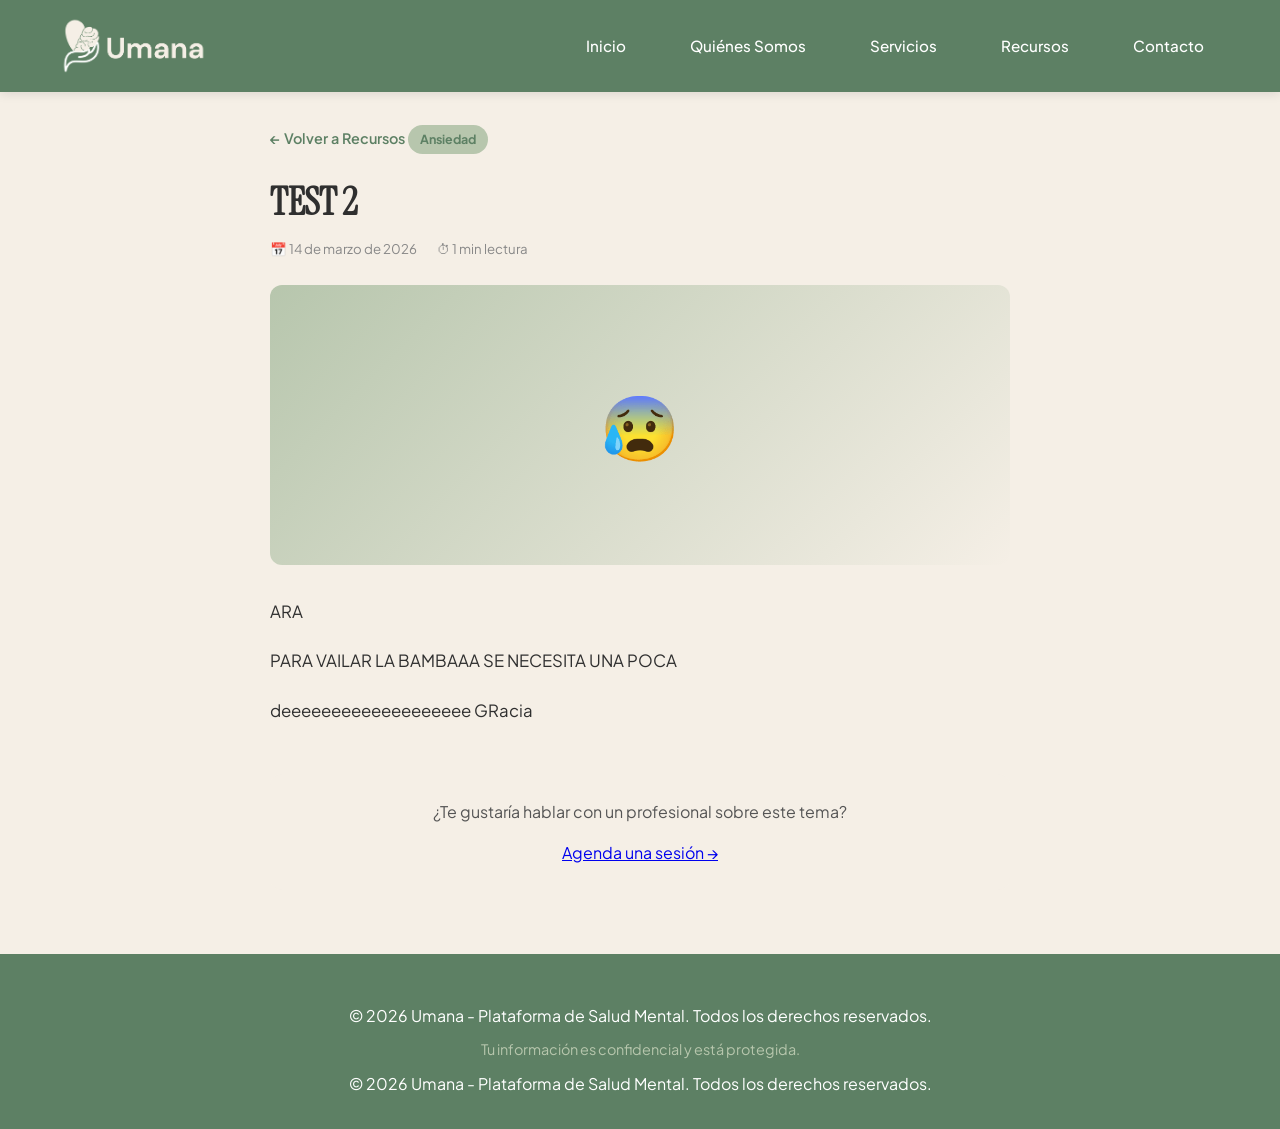
<file: posts/post-mmqukf1cr0bkla9h46e.html>
<!DOCTYPE html>
<html lang="es-419" prefix="og: https://ogp.me/ns#">
<head>
<meta charset="UTF-8">
<meta name="viewport" content="width=device-width, initial-scale=1.0">
<title>TEST 2 | Umana Salud Mental</title>
<meta name="description" content="La ansiedad como tal es una tal">
<meta name="keywords" content="TEST 2, salud mental, ansiedad, terapia online Ecuador, bienestar emocional, mental health, online therapy, salud mental latinoamérica">
<meta name="author" content="Umana Salud Mental">
<meta name="robots" content="index, follow, max-snippet:-1, max-image-preview:large">
<link rel="canonical" href="https://umana-salud-mental.github.io/posts/post-mmqukf1cr0bkla9h46e.html">
<link rel="alternate" hreflang="es-419"    href="https://umana-salud-mental.github.io/posts/post-mmqukf1cr0bkla9h46e.html">
<link rel="alternate" hreflang="en"        href="https://umana-salud-mental.github.io/posts/post-mmqukf1cr0bkla9h46e.html">
<link rel="alternate" hreflang="x-default" href="https://umana-salud-mental.github.io/posts/post-mmqukf1cr0bkla9h46e.html">
<meta property="og:type"        content="article">
<meta property="og:url"         content="https://umana-salud-mental.github.io/posts/post-mmqukf1cr0bkla9h46e.html">
<meta property="og:title"       content="TEST 2 | Umana Salud Mental">
<meta property="og:description" content="La ansiedad como tal es una tal">
<meta property="og:image"       content="https://umana-salud-mental.github.io/assets/images/og-umana.png">
<meta property="og:image:width"  content="1200">
<meta property="og:image:height" content="630">
<meta property="og:site_name"   content="Umana Salud Mental">
<meta property="og:locale"      content="es_EC">
<meta property="og:locale:alternate" content="en_US">
<meta property="article:published_time" content="2026-03-14T21:38:03.167Z">
<meta property="article:modified_time"  content="2026-03-14T21:38:03.167Z">
<meta property="article:section" content="Ansiedad">
<meta name="twitter:card"        content="summary_large_image">
<meta name="twitter:site"        content="@umanaterapia">
<meta name="twitter:title"       content="TEST 2">
<meta name="twitter:description" content="La ansiedad como tal es una tal">
<meta name="twitter:image"       content="https://umana-salud-mental.github.io/assets/images/og-umana.png">
<script type="application/ld+json">{
  "@context": "https://schema.org",
  "@graph": [
    {
      "@type": "BreadcrumbList",
      "itemListElement": [
        {
          "@type": "ListItem",
          "position": 1,
          "name": "Inicio",
          "item": "https://umana-salud-mental.github.io/"
        },
        {
          "@type": "ListItem",
          "position": 2,
          "name": "Recursos",
          "item": "https://umana-salud-mental.github.io/recursos.html"
        },
        {
          "@type": "ListItem",
          "position": 3,
          "name": "TEST 2",
          "item": "https://umana-salud-mental.github.io/posts/post-mmqukf1cr0bkla9h46e.html"
        }
      ]
    },
    {
      "@type": "Article",
      "@id": "https://umana-salud-mental.github.io/posts/post-mmqukf1cr0bkla9h46e.html",
      "headline": "TEST 2",
      "description": "La ansiedad como tal es una tal",
      "articleBody": " ARA  PARA VAILAR LA BAMBAAA SE NECESITA UNA POCA  deeeeeeeeeeeeeeeeeee GRacia ",
      "datePublished": "2026-03-14T21:38:03.167Z",
      "dateModified": "2026-03-14T21:38:03.167Z",
      "author": {
        "@type": "Organization",
        "name": "Umana Salud Mental",
        "url": "https://umana-salud-mental.github.io/"
      },
      "publisher": {
        "@type": "Organization",
        "name": "Umana Salud Mental",
        "url": "https://umana-salud-mental.github.io/",
        "logo": {
          "@type": "ImageObject",
          "url": "https://umana-salud-mental.github.io/assets/images/logo.png",
          "width": 200,
          "height": 60
        }
      },
      "image": {
        "@type": "ImageObject",
        "url": "https://umana-salud-mental.github.io/assets/images/og-umana.png",
        "width": 1200,
        "height": 630
      },
      "url": "https://umana-salud-mental.github.io/posts/post-mmqukf1cr0bkla9h46e.html",
      "mainEntityOfPage": "https://umana-salud-mental.github.io/posts/post-mmqukf1cr0bkla9h46e.html",
      "inLanguage": "es-419",
      "articleSection": "Ansiedad",
      "keywords": "TEST 2, salud mental, ansiedad, terapia online Ecuador, bienestar emocional, mental health, online therapy, salud mental latinoamérica",
      "isPartOf": {
        "@type": "CollectionPage",
        "url": "https://umana-salud-mental.github.io/recursos.html"
      }
    }
  ]
}</script>
<link rel="sitemap" type="application/xml" href="/sitemap.xml">
<link rel="stylesheet" href="/styles.css">
<link rel="preconnect" href="https://fonts.googleapis.com">
<link rel="preconnect" href="https://fonts.gstatic.com" crossorigin>
<link href="https://fonts.googleapis.com/css2?family=Instrument+Serif:ital@0;1&family=Plus+Jakarta+Sans:wght@300;400;500;600;700&display=swap" rel="stylesheet">
<style>
.post-wrapper{max-width:780px;margin:0 auto;padding:2rem 1.25rem 4rem}
.post-back{display:inline-flex;align-items:center;gap:.4rem;color:var(--green,#5D8064);font-size:.9rem;font-weight:600;text-decoration:none;margin-bottom:1.75rem}
.post-back:hover{text-decoration:underline}
.post-cat{display:inline-block;background:var(--light-sage,#B7C6AD);color:var(--green,#5D8064);font-size:.78rem;font-weight:700;padding:.25rem .75rem;border-radius:20px;margin-bottom:.85rem}
.post-title{font-size:clamp(1.6rem,4vw,2.4rem);font-family:var(--font-display,serif);line-height:1.25;margin:0 0 .75rem}
.post-meta{display:flex;flex-wrap:wrap;gap:.75rem 1.25rem;color:#888;font-size:.83rem;margin-bottom:1.5rem}
.post-cover{width:100%;max-height:420px;object-fit:cover;border-radius:12px;margin-bottom:2rem}
.post-cover-placeholder{width:100%;height:280px;background:linear-gradient(135deg,#B7C6AD 0%,#F5EFE6 100%);border-radius:12px;display:flex;align-items:center;justify-content:center;font-size:4rem;margin-bottom:2rem}
.post-body{font-size:1.05rem;line-height:1.8;color:#2F2F2F}
.post-body h2,.post-body h3{margin-top:2rem;margin-bottom:.6rem;font-family:var(--font-display,serif)}
.post-body p{margin-bottom:1.2rem}
.post-body ul,.post-body ol{padding-left:1.5rem;margin-bottom:1.2rem}
.post-body li{margin-bottom:.4rem}
.post-body blockquote{border-left:4px solid #5D8064;margin:1.5rem 0;padding:.75rem 1.25rem;background:#F5EFE6;border-radius:0 8px 8px 0;color:#555;font-style:italic}
.post-cta-bar{margin-top:3rem;padding:1.5rem;background:#F5EFE6;border-radius:12px;text-align:center}
.post-cta-bar p{margin:0 0 .85rem;color:#555}
</style>
</head>
<body>
<header><nav><div class="container">
  <div class="logo"><a href="/"><img src="/assets/images/logo.png?v=2" alt="Umana" class="logo-img" width="120" height="40"></a></div>
  <div class="nav-end">
    <ul class="nav-menu">
      <li><a href="/">Inicio</a></li>
      <li><a href="/#quienes-somos">Quiénes Somos</a></li>
      <li><a href="/#servicios">Servicios</a></li>
      <li><a href="/recursos.html">Recursos</a></li>
      <li><a href="/#contacto">Contacto</a></li>
    </ul>
    <button class="nav-toggle" id="nav-toggle" aria-label="Menú" aria-expanded="false"><span></span><span></span><span></span></button>
  </div>
</div></nav></header>
<main><div class="container"><div class="post-wrapper">
  <a href="/recursos.html" class="post-back">← Volver a Recursos</a>
  <span class="post-cat">Ansiedad</span>
  <h1 class="post-title">TEST 2</h1>
  <div class="post-meta">
    <span>📅 14 de marzo de 2026</span>
    <span>⏱ 1 min lectura</span>
  </div>
  <div class="post-cover-placeholder">😰</div>
  <div class="post-body"><p>ARA</p><p>PARA VAILAR LA BAMBAAA SE NECESITA UNA POCA</p><p>deeeeeeeeeeeeeeeeeee GRacia</p></div>
  <div class="post-cta-bar">
    <p>¿Te gustaría hablar con un profesional sobre este tema?</p>
    <a href="/#contacto" class="btn btn-primary">Agenda una sesión →</a>
  </div>
</div></div></main>
<footer><div class="container">
  <div class="footer-content">
    <div class="footer-info">
      <p>© 2026 Umana - Plataforma de Salud Mental. Todos los derechos reservados.</p>
      <p class="privacy">Tu información es confidencial y está protegida.</p>
    </div>
  </div>
  <div class="footer-bottom"><p>© 2026 Umana - Plataforma de Salud Mental. Todos los derechos reservados.</p></div>
</div></footer>
<script>
var nt=document.getElementById('nav-toggle'),nm=document.querySelector('.nav-menu');
if(nt&&nm)nt.addEventListener('click',function(){var o=nm.classList.toggle('open');nt.setAttribute('aria-expanded',o);});
</script>
</body></html>
</file>
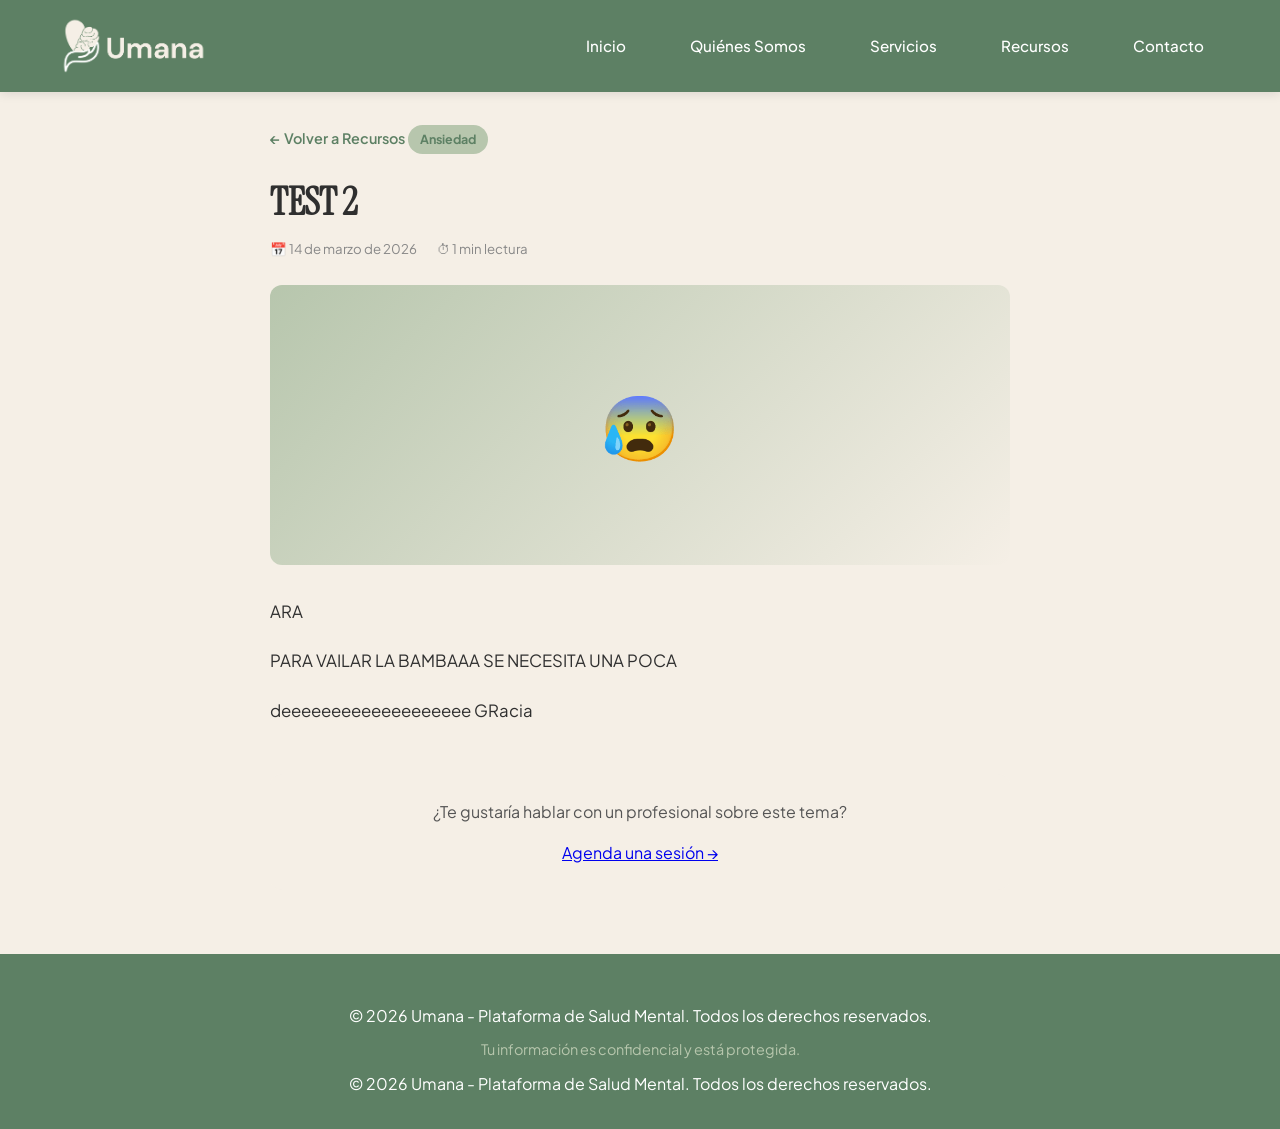
<file: posts/post-mmqukolgno2lhaa0xes.html>
<!DOCTYPE html>
<html lang="es-419" prefix="og: https://ogp.me/ns#">
<head>
<meta charset="UTF-8">
<meta name="viewport" content="width=device-width, initial-scale=1.0">
<title>TEST 2 | Umana Salud Mental</title>
<meta name="description" content="La ansiedad como tal es una tal">
<meta name="keywords" content="TEST 2, salud mental, ansiedad, terapia online Ecuador, bienestar emocional, mental health, online therapy, salud mental latinoamérica">
<meta name="author" content="Umana Salud Mental">
<meta name="robots" content="index, follow, max-snippet:-1, max-image-preview:large">
<link rel="canonical" href="https://umana-salud-mental.github.io/posts/post-mmqukolgno2lhaa0xes.html">
<link rel="alternate" hreflang="es-419"    href="https://umana-salud-mental.github.io/posts/post-mmqukolgno2lhaa0xes.html">
<link rel="alternate" hreflang="en"        href="https://umana-salud-mental.github.io/posts/post-mmqukolgno2lhaa0xes.html">
<link rel="alternate" hreflang="x-default" href="https://umana-salud-mental.github.io/posts/post-mmqukolgno2lhaa0xes.html">
<meta property="og:type"        content="article">
<meta property="og:url"         content="https://umana-salud-mental.github.io/posts/post-mmqukolgno2lhaa0xes.html">
<meta property="og:title"       content="TEST 2 | Umana Salud Mental">
<meta property="og:description" content="La ansiedad como tal es una tal">
<meta property="og:image"       content="https://umana-salud-mental.github.io/assets/images/og-umana.png">
<meta property="og:image:width"  content="1200">
<meta property="og:image:height" content="630">
<meta property="og:site_name"   content="Umana Salud Mental">
<meta property="og:locale"      content="es_EC">
<meta property="og:locale:alternate" content="en_US">
<meta property="article:published_time" content="2026-03-14T21:38:15.556Z">
<meta property="article:modified_time"  content="2026-03-14T21:38:15.556Z">
<meta property="article:section" content="Ansiedad">
<meta name="twitter:card"        content="summary_large_image">
<meta name="twitter:site"        content="@umanaterapia">
<meta name="twitter:title"       content="TEST 2">
<meta name="twitter:description" content="La ansiedad como tal es una tal">
<meta name="twitter:image"       content="https://umana-salud-mental.github.io/assets/images/og-umana.png">
<script type="application/ld+json">{
  "@context": "https://schema.org",
  "@graph": [
    {
      "@type": "BreadcrumbList",
      "itemListElement": [
        {
          "@type": "ListItem",
          "position": 1,
          "name": "Inicio",
          "item": "https://umana-salud-mental.github.io/"
        },
        {
          "@type": "ListItem",
          "position": 2,
          "name": "Recursos",
          "item": "https://umana-salud-mental.github.io/recursos.html"
        },
        {
          "@type": "ListItem",
          "position": 3,
          "name": "TEST 2",
          "item": "https://umana-salud-mental.github.io/posts/post-mmqukolgno2lhaa0xes.html"
        }
      ]
    },
    {
      "@type": "Article",
      "@id": "https://umana-salud-mental.github.io/posts/post-mmqukolgno2lhaa0xes.html",
      "headline": "TEST 2",
      "description": "La ansiedad como tal es una tal",
      "articleBody": " ARA  PARA VAILAR LA BAMBAAA SE NECESITA UNA POCA  deeeeeeeeeeeeeeeeeee GRacia ",
      "datePublished": "2026-03-14T21:38:15.556Z",
      "dateModified": "2026-03-14T21:38:15.556Z",
      "author": {
        "@type": "Organization",
        "name": "Umana Salud Mental",
        "url": "https://umana-salud-mental.github.io/"
      },
      "publisher": {
        "@type": "Organization",
        "name": "Umana Salud Mental",
        "url": "https://umana-salud-mental.github.io/",
        "logo": {
          "@type": "ImageObject",
          "url": "https://umana-salud-mental.github.io/assets/images/logo.png",
          "width": 200,
          "height": 60
        }
      },
      "image": {
        "@type": "ImageObject",
        "url": "https://umana-salud-mental.github.io/assets/images/og-umana.png",
        "width": 1200,
        "height": 630
      },
      "url": "https://umana-salud-mental.github.io/posts/post-mmqukolgno2lhaa0xes.html",
      "mainEntityOfPage": "https://umana-salud-mental.github.io/posts/post-mmqukolgno2lhaa0xes.html",
      "inLanguage": "es-419",
      "articleSection": "Ansiedad",
      "keywords": "TEST 2, salud mental, ansiedad, terapia online Ecuador, bienestar emocional, mental health, online therapy, salud mental latinoamérica",
      "isPartOf": {
        "@type": "CollectionPage",
        "url": "https://umana-salud-mental.github.io/recursos.html"
      }
    }
  ]
}</script>
<link rel="sitemap" type="application/xml" href="/sitemap.xml">
<link rel="stylesheet" href="/styles.css">
<link rel="preconnect" href="https://fonts.googleapis.com">
<link rel="preconnect" href="https://fonts.gstatic.com" crossorigin>
<link href="https://fonts.googleapis.com/css2?family=Instrument+Serif:ital@0;1&family=Plus+Jakarta+Sans:wght@300;400;500;600;700&display=swap" rel="stylesheet">
<style>
.post-wrapper{max-width:780px;margin:0 auto;padding:2rem 1.25rem 4rem}
.post-back{display:inline-flex;align-items:center;gap:.4rem;color:var(--green,#5D8064);font-size:.9rem;font-weight:600;text-decoration:none;margin-bottom:1.75rem}
.post-back:hover{text-decoration:underline}
.post-cat{display:inline-block;background:var(--light-sage,#B7C6AD);color:var(--green,#5D8064);font-size:.78rem;font-weight:700;padding:.25rem .75rem;border-radius:20px;margin-bottom:.85rem}
.post-title{font-size:clamp(1.6rem,4vw,2.4rem);font-family:var(--font-display,serif);line-height:1.25;margin:0 0 .75rem}
.post-meta{display:flex;flex-wrap:wrap;gap:.75rem 1.25rem;color:#888;font-size:.83rem;margin-bottom:1.5rem}
.post-cover{width:100%;max-height:420px;object-fit:cover;border-radius:12px;margin-bottom:2rem}
.post-cover-placeholder{width:100%;height:280px;background:linear-gradient(135deg,#B7C6AD 0%,#F5EFE6 100%);border-radius:12px;display:flex;align-items:center;justify-content:center;font-size:4rem;margin-bottom:2rem}
.post-body{font-size:1.05rem;line-height:1.8;color:#2F2F2F}
.post-body h2,.post-body h3{margin-top:2rem;margin-bottom:.6rem;font-family:var(--font-display,serif)}
.post-body p{margin-bottom:1.2rem}
.post-body ul,.post-body ol{padding-left:1.5rem;margin-bottom:1.2rem}
.post-body li{margin-bottom:.4rem}
.post-body blockquote{border-left:4px solid #5D8064;margin:1.5rem 0;padding:.75rem 1.25rem;background:#F5EFE6;border-radius:0 8px 8px 0;color:#555;font-style:italic}
.post-cta-bar{margin-top:3rem;padding:1.5rem;background:#F5EFE6;border-radius:12px;text-align:center}
.post-cta-bar p{margin:0 0 .85rem;color:#555}
</style>
</head>
<body>
<header><nav><div class="container">
  <div class="logo"><a href="/"><img src="/assets/images/logo.png?v=2" alt="Umana" class="logo-img" width="120" height="40"></a></div>
  <div class="nav-end">
    <ul class="nav-menu">
      <li><a href="/">Inicio</a></li>
      <li><a href="/#quienes-somos">Quiénes Somos</a></li>
      <li><a href="/#servicios">Servicios</a></li>
      <li><a href="/recursos.html">Recursos</a></li>
      <li><a href="/#contacto">Contacto</a></li>
    </ul>
    <button class="nav-toggle" id="nav-toggle" aria-label="Menú" aria-expanded="false"><span></span><span></span><span></span></button>
  </div>
</div></nav></header>
<main><div class="container"><div class="post-wrapper">
  <a href="/recursos.html" class="post-back">← Volver a Recursos</a>
  <span class="post-cat">Ansiedad</span>
  <h1 class="post-title">TEST 2</h1>
  <div class="post-meta">
    <span>📅 14 de marzo de 2026</span>
    <span>⏱ 1 min lectura</span>
  </div>
  <div class="post-cover-placeholder">😰</div>
  <div class="post-body"><p>ARA</p><p>PARA VAILAR LA BAMBAAA SE NECESITA UNA POCA</p><p>deeeeeeeeeeeeeeeeeee GRacia</p></div>
  <div class="post-cta-bar">
    <p>¿Te gustaría hablar con un profesional sobre este tema?</p>
    <a href="/#contacto" class="btn btn-primary">Agenda una sesión →</a>
  </div>
</div></div></main>
<footer><div class="container">
  <div class="footer-content">
    <div class="footer-info">
      <p>© 2026 Umana - Plataforma de Salud Mental. Todos los derechos reservados.</p>
      <p class="privacy">Tu información es confidencial y está protegida.</p>
    </div>
  </div>
  <div class="footer-bottom"><p>© 2026 Umana - Plataforma de Salud Mental. Todos los derechos reservados.</p></div>
</div></footer>
<script>
var nt=document.getElementById('nav-toggle'),nm=document.querySelector('.nav-menu');
if(nt&&nm)nt.addEventListener('click',function(){var o=nm.classList.toggle('open');nt.setAttribute('aria-expanded',o);});
</script>
</body></html>
</file>
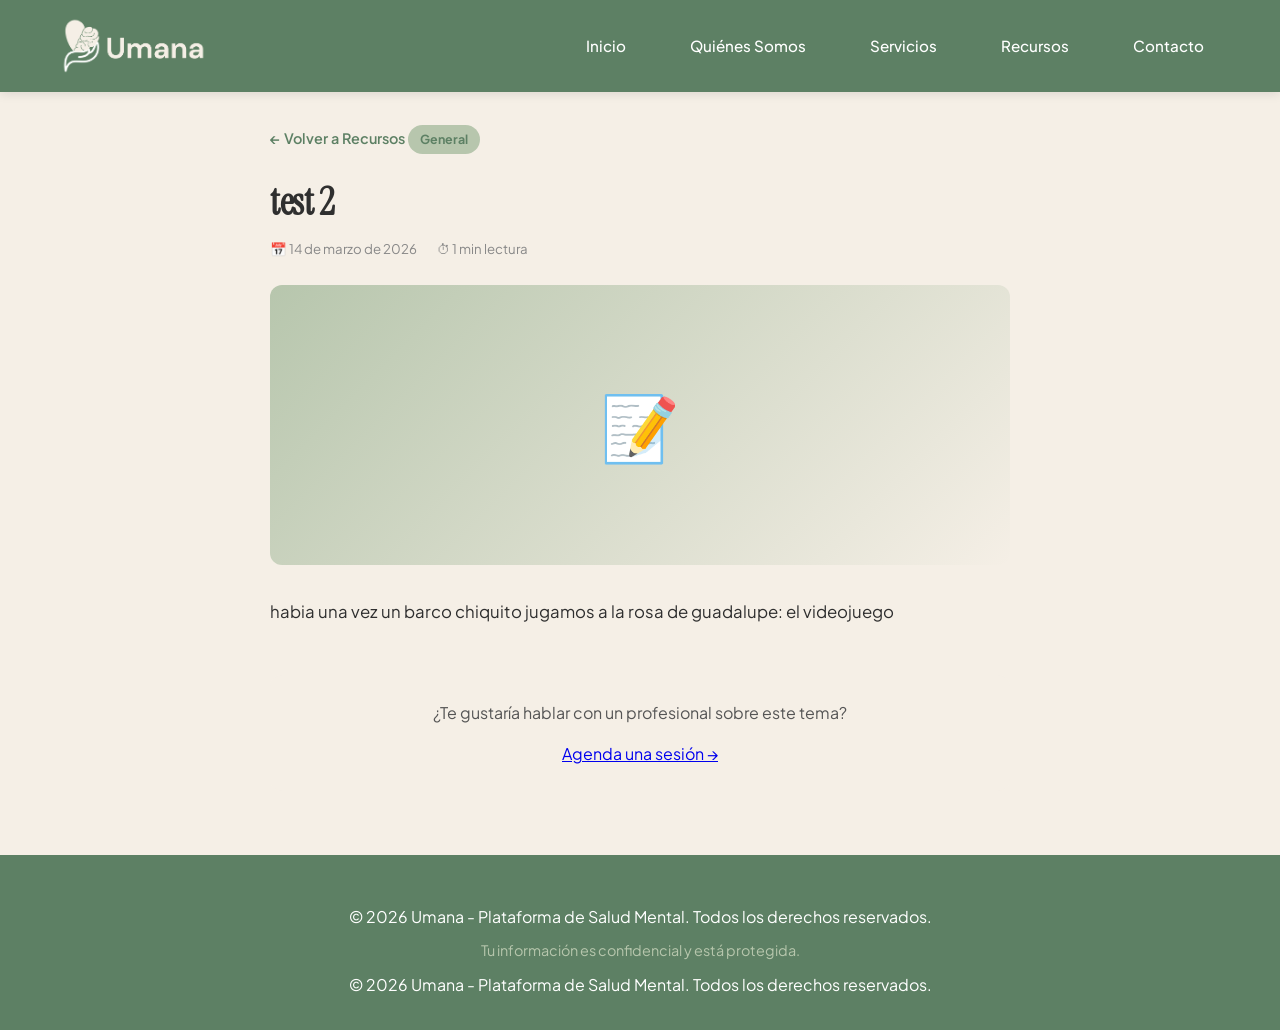
<file: posts/post-mmquownbw2u4eatkw6.html>
<!DOCTYPE html>
<html lang="es-419" prefix="og: https://ogp.me/ns#">
<head>
<meta charset="UTF-8">
<meta name="viewport" content="width=device-width, initial-scale=1.0">
<title>test 2 | Umana Salud Mental</title>
<meta name="description" content="para la bamba mbananans">
<meta name="keywords" content="test 2, salud mental, general, terapia online Ecuador, bienestar emocional, mental health, online therapy, salud mental latinoamérica">
<meta name="author" content="Umana Salud Mental">
<meta name="robots" content="index, follow, max-snippet:-1, max-image-preview:large">
<link rel="canonical" href="https://umana-salud-mental.github.io/posts/post-mmquownbw2u4eatkw6.html">
<link rel="alternate" hreflang="es-419"    href="https://umana-salud-mental.github.io/posts/post-mmquownbw2u4eatkw6.html">
<link rel="alternate" hreflang="en"        href="https://umana-salud-mental.github.io/posts/post-mmquownbw2u4eatkw6.html">
<link rel="alternate" hreflang="x-default" href="https://umana-salud-mental.github.io/posts/post-mmquownbw2u4eatkw6.html">
<meta property="og:type"        content="article">
<meta property="og:url"         content="https://umana-salud-mental.github.io/posts/post-mmquownbw2u4eatkw6.html">
<meta property="og:title"       content="test 2 | Umana Salud Mental">
<meta property="og:description" content="para la bamba mbananans">
<meta property="og:image"       content="https://umana-salud-mental.github.io/assets/images/og-umana.png">
<meta property="og:image:width"  content="1200">
<meta property="og:image:height" content="630">
<meta property="og:site_name"   content="Umana Salud Mental">
<meta property="og:locale"      content="es_EC">
<meta property="og:locale:alternate" content="en_US">
<meta property="article:published_time" content="2026-03-14T21:41:32.615Z">
<meta property="article:modified_time"  content="2026-03-14T21:41:32.615Z">
<meta property="article:section" content="General">
<meta name="twitter:card"        content="summary_large_image">
<meta name="twitter:site"        content="@umanaterapia">
<meta name="twitter:title"       content="test 2">
<meta name="twitter:description" content="para la bamba mbananans">
<meta name="twitter:image"       content="https://umana-salud-mental.github.io/assets/images/og-umana.png">
<script type="application/ld+json">{
  "@context": "https://schema.org",
  "@graph": [
    {
      "@type": "BreadcrumbList",
      "itemListElement": [
        {
          "@type": "ListItem",
          "position": 1,
          "name": "Inicio",
          "item": "https://umana-salud-mental.github.io/"
        },
        {
          "@type": "ListItem",
          "position": 2,
          "name": "Recursos",
          "item": "https://umana-salud-mental.github.io/recursos.html"
        },
        {
          "@type": "ListItem",
          "position": 3,
          "name": "test 2",
          "item": "https://umana-salud-mental.github.io/posts/post-mmquownbw2u4eatkw6.html"
        }
      ]
    },
    {
      "@type": "Article",
      "@id": "https://umana-salud-mental.github.io/posts/post-mmquownbw2u4eatkw6.html",
      "headline": "test 2",
      "description": "para la bamba mbananans",
      "articleBody": " habia una vez un barco chiquito jugamos a la rosa de guadalupe: el videojuego ",
      "datePublished": "2026-03-14T21:41:32.615Z",
      "dateModified": "2026-03-14T21:41:32.615Z",
      "author": {
        "@type": "Organization",
        "name": "Umana Salud Mental",
        "url": "https://umana-salud-mental.github.io/"
      },
      "publisher": {
        "@type": "Organization",
        "name": "Umana Salud Mental",
        "url": "https://umana-salud-mental.github.io/",
        "logo": {
          "@type": "ImageObject",
          "url": "https://umana-salud-mental.github.io/assets/images/logo.png",
          "width": 200,
          "height": 60
        }
      },
      "image": {
        "@type": "ImageObject",
        "url": "https://umana-salud-mental.github.io/assets/images/og-umana.png",
        "width": 1200,
        "height": 630
      },
      "url": "https://umana-salud-mental.github.io/posts/post-mmquownbw2u4eatkw6.html",
      "mainEntityOfPage": "https://umana-salud-mental.github.io/posts/post-mmquownbw2u4eatkw6.html",
      "inLanguage": "es-419",
      "articleSection": "General",
      "keywords": "test 2, salud mental, general, terapia online Ecuador, bienestar emocional, mental health, online therapy, salud mental latinoamérica",
      "isPartOf": {
        "@type": "CollectionPage",
        "url": "https://umana-salud-mental.github.io/recursos.html"
      }
    }
  ]
}</script>
<link rel="sitemap" type="application/xml" href="/sitemap.xml">
<link rel="stylesheet" href="/styles.css">
<link rel="preconnect" href="https://fonts.googleapis.com">
<link rel="preconnect" href="https://fonts.gstatic.com" crossorigin>
<link href="https://fonts.googleapis.com/css2?family=Instrument+Serif:ital@0;1&family=Plus+Jakarta+Sans:wght@300;400;500;600;700&display=swap" rel="stylesheet">
<style>
.post-wrapper{max-width:780px;margin:0 auto;padding:2rem 1.25rem 4rem}
.post-back{display:inline-flex;align-items:center;gap:.4rem;color:var(--green,#5D8064);font-size:.9rem;font-weight:600;text-decoration:none;margin-bottom:1.75rem}
.post-back:hover{text-decoration:underline}
.post-cat{display:inline-block;background:var(--light-sage,#B7C6AD);color:var(--green,#5D8064);font-size:.78rem;font-weight:700;padding:.25rem .75rem;border-radius:20px;margin-bottom:.85rem}
.post-title{font-size:clamp(1.6rem,4vw,2.4rem);font-family:var(--font-display,serif);line-height:1.25;margin:0 0 .75rem}
.post-meta{display:flex;flex-wrap:wrap;gap:.75rem 1.25rem;color:#888;font-size:.83rem;margin-bottom:1.5rem}
.post-cover{width:100%;max-height:420px;object-fit:cover;border-radius:12px;margin-bottom:2rem}
.post-cover-placeholder{width:100%;height:280px;background:linear-gradient(135deg,#B7C6AD 0%,#F5EFE6 100%);border-radius:12px;display:flex;align-items:center;justify-content:center;font-size:4rem;margin-bottom:2rem}
.post-body{font-size:1.05rem;line-height:1.8;color:#2F2F2F}
.post-body h2,.post-body h3{margin-top:2rem;margin-bottom:.6rem;font-family:var(--font-display,serif)}
.post-body p{margin-bottom:1.2rem}
.post-body ul,.post-body ol{padding-left:1.5rem;margin-bottom:1.2rem}
.post-body li{margin-bottom:.4rem}
.post-body blockquote{border-left:4px solid #5D8064;margin:1.5rem 0;padding:.75rem 1.25rem;background:#F5EFE6;border-radius:0 8px 8px 0;color:#555;font-style:italic}
.post-cta-bar{margin-top:3rem;padding:1.5rem;background:#F5EFE6;border-radius:12px;text-align:center}
.post-cta-bar p{margin:0 0 .85rem;color:#555}
</style>
</head>
<body>
<header><nav><div class="container">
  <div class="logo"><a href="/"><img src="/assets/images/logo.png?v=2" alt="Umana" class="logo-img" width="120" height="40"></a></div>
  <div class="nav-end">
    <ul class="nav-menu">
      <li><a href="/">Inicio</a></li>
      <li><a href="/#quienes-somos">Quiénes Somos</a></li>
      <li><a href="/#servicios">Servicios</a></li>
      <li><a href="/recursos.html">Recursos</a></li>
      <li><a href="/#contacto">Contacto</a></li>
    </ul>
    <button class="nav-toggle" id="nav-toggle" aria-label="Menú" aria-expanded="false"><span></span><span></span><span></span></button>
  </div>
</div></nav></header>
<main><div class="container"><div class="post-wrapper">
  <a href="/recursos.html" class="post-back">← Volver a Recursos</a>
  <span class="post-cat">General</span>
  <h1 class="post-title">test 2</h1>
  <div class="post-meta">
    <span>📅 14 de marzo de 2026</span>
    <span>⏱ 1 min lectura</span>
  </div>
  <div class="post-cover-placeholder">📝</div>
  <div class="post-body"><p>habia una vez un barco chiquito jugamos a la rosa de guadalupe: el videojuego</p></div>
  <div class="post-cta-bar">
    <p>¿Te gustaría hablar con un profesional sobre este tema?</p>
    <a href="/#contacto" class="btn btn-primary">Agenda una sesión →</a>
  </div>
</div></div></main>
<footer><div class="container">
  <div class="footer-content">
    <div class="footer-info">
      <p>© 2026 Umana - Plataforma de Salud Mental. Todos los derechos reservados.</p>
      <p class="privacy">Tu información es confidencial y está protegida.</p>
    </div>
  </div>
  <div class="footer-bottom"><p>© 2026 Umana - Plataforma de Salud Mental. Todos los derechos reservados.</p></div>
</div></footer>
<script>
var nt=document.getElementById('nav-toggle'),nm=document.querySelector('.nav-menu');
if(nt&&nm)nt.addEventListener('click',function(){var o=nm.classList.toggle('open');nt.setAttribute('aria-expanded',o);});
</script>
</body></html>
</file>
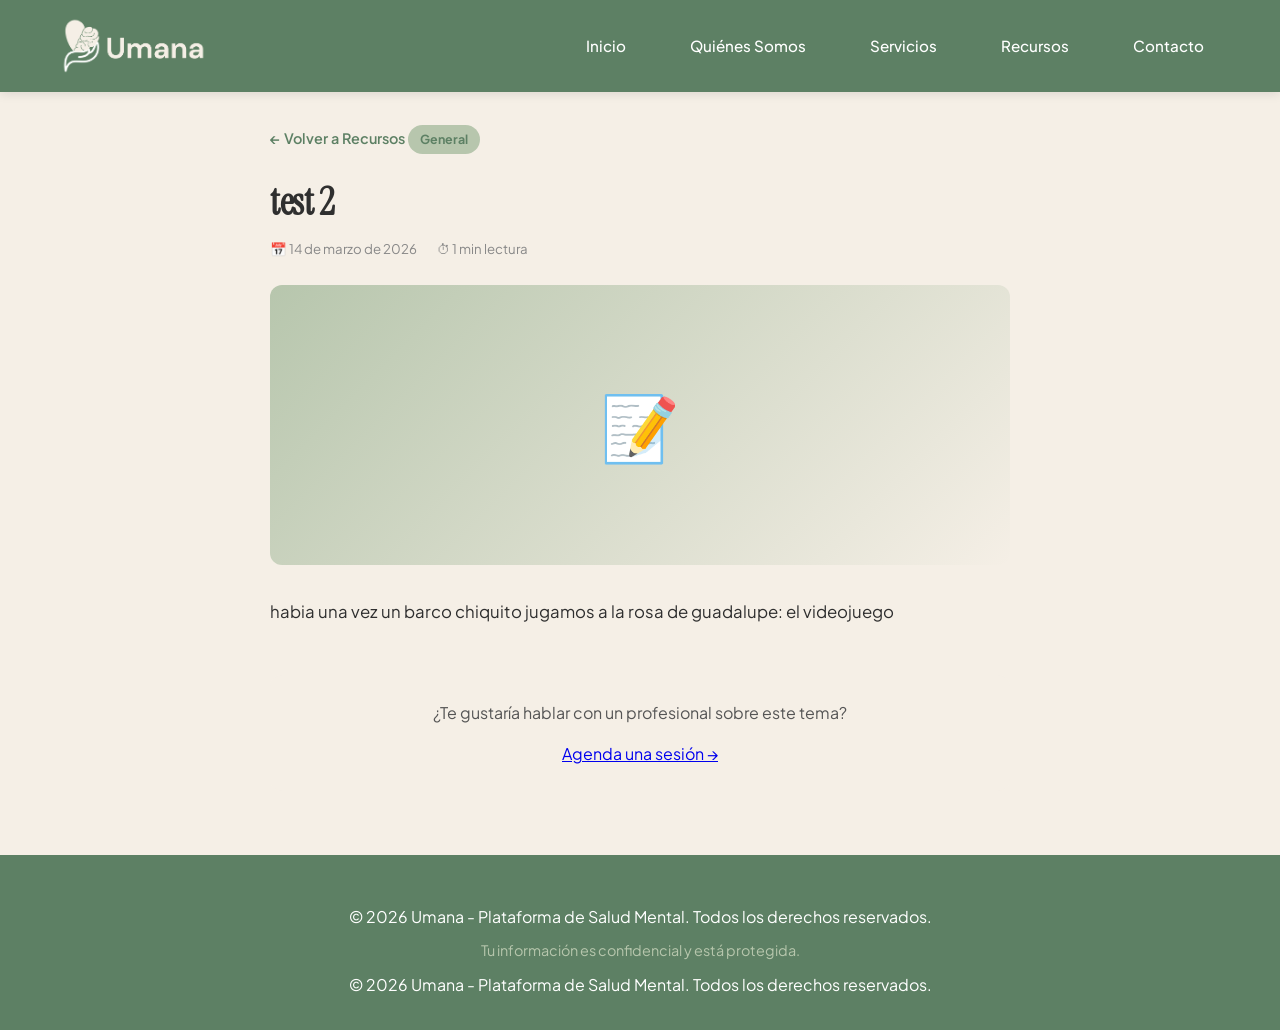
<file: posts/post-mmqup7xker3ojyx02yo.html>
<!DOCTYPE html>
<html lang="es-419" prefix="og: https://ogp.me/ns#">
<head>
<meta charset="UTF-8">
<meta name="viewport" content="width=device-width, initial-scale=1.0">
<title>test 2 | Umana Salud Mental</title>
<meta name="description" content="para la bamba mbananans">
<meta name="keywords" content="test 2, salud mental, general, terapia online Ecuador, bienestar emocional, mental health, online therapy, salud mental latinoamérica">
<meta name="author" content="Umana Salud Mental">
<meta name="robots" content="index, follow, max-snippet:-1, max-image-preview:large">
<link rel="canonical" href="https://umana-salud-mental.github.io/posts/post-mmqup7xker3ojyx02yo.html">
<link rel="alternate" hreflang="es-419"    href="https://umana-salud-mental.github.io/posts/post-mmqup7xker3ojyx02yo.html">
<link rel="alternate" hreflang="en"        href="https://umana-salud-mental.github.io/posts/post-mmqup7xker3ojyx02yo.html">
<link rel="alternate" hreflang="x-default" href="https://umana-salud-mental.github.io/posts/post-mmqup7xker3ojyx02yo.html">
<meta property="og:type"        content="article">
<meta property="og:url"         content="https://umana-salud-mental.github.io/posts/post-mmqup7xker3ojyx02yo.html">
<meta property="og:title"       content="test 2 | Umana Salud Mental">
<meta property="og:description" content="para la bamba mbananans">
<meta property="og:image"       content="https://umana-salud-mental.github.io/assets/images/og-umana.png">
<meta property="og:image:width"  content="1200">
<meta property="og:image:height" content="630">
<meta property="og:site_name"   content="Umana Salud Mental">
<meta property="og:locale"      content="es_EC">
<meta property="og:locale:alternate" content="en_US">
<meta property="article:published_time" content="2026-03-14T21:41:47.240Z">
<meta property="article:modified_time"  content="2026-03-14T21:41:47.240Z">
<meta property="article:section" content="General">
<meta name="twitter:card"        content="summary_large_image">
<meta name="twitter:site"        content="@umanaterapia">
<meta name="twitter:title"       content="test 2">
<meta name="twitter:description" content="para la bamba mbananans">
<meta name="twitter:image"       content="https://umana-salud-mental.github.io/assets/images/og-umana.png">
<script type="application/ld+json">{
  "@context": "https://schema.org",
  "@graph": [
    {
      "@type": "BreadcrumbList",
      "itemListElement": [
        {
          "@type": "ListItem",
          "position": 1,
          "name": "Inicio",
          "item": "https://umana-salud-mental.github.io/"
        },
        {
          "@type": "ListItem",
          "position": 2,
          "name": "Recursos",
          "item": "https://umana-salud-mental.github.io/recursos.html"
        },
        {
          "@type": "ListItem",
          "position": 3,
          "name": "test 2",
          "item": "https://umana-salud-mental.github.io/posts/post-mmqup7xker3ojyx02yo.html"
        }
      ]
    },
    {
      "@type": "Article",
      "@id": "https://umana-salud-mental.github.io/posts/post-mmqup7xker3ojyx02yo.html",
      "headline": "test 2",
      "description": "para la bamba mbananans",
      "articleBody": " habia una vez un barco chiquito jugamos a la rosa de guadalupe: el videojuego ",
      "datePublished": "2026-03-14T21:41:47.240Z",
      "dateModified": "2026-03-14T21:41:47.240Z",
      "author": {
        "@type": "Organization",
        "name": "Umana Salud Mental",
        "url": "https://umana-salud-mental.github.io/"
      },
      "publisher": {
        "@type": "Organization",
        "name": "Umana Salud Mental",
        "url": "https://umana-salud-mental.github.io/",
        "logo": {
          "@type": "ImageObject",
          "url": "https://umana-salud-mental.github.io/assets/images/logo.png",
          "width": 200,
          "height": 60
        }
      },
      "image": {
        "@type": "ImageObject",
        "url": "https://umana-salud-mental.github.io/assets/images/og-umana.png",
        "width": 1200,
        "height": 630
      },
      "url": "https://umana-salud-mental.github.io/posts/post-mmqup7xker3ojyx02yo.html",
      "mainEntityOfPage": "https://umana-salud-mental.github.io/posts/post-mmqup7xker3ojyx02yo.html",
      "inLanguage": "es-419",
      "articleSection": "General",
      "keywords": "test 2, salud mental, general, terapia online Ecuador, bienestar emocional, mental health, online therapy, salud mental latinoamérica",
      "isPartOf": {
        "@type": "CollectionPage",
        "url": "https://umana-salud-mental.github.io/recursos.html"
      }
    }
  ]
}</script>
<link rel="sitemap" type="application/xml" href="/sitemap.xml">
<link rel="stylesheet" href="/styles.css">
<link rel="preconnect" href="https://fonts.googleapis.com">
<link rel="preconnect" href="https://fonts.gstatic.com" crossorigin>
<link href="https://fonts.googleapis.com/css2?family=Instrument+Serif:ital@0;1&family=Plus+Jakarta+Sans:wght@300;400;500;600;700&display=swap" rel="stylesheet">
<style>
.post-wrapper{max-width:780px;margin:0 auto;padding:2rem 1.25rem 4rem}
.post-back{display:inline-flex;align-items:center;gap:.4rem;color:var(--green,#5D8064);font-size:.9rem;font-weight:600;text-decoration:none;margin-bottom:1.75rem}
.post-back:hover{text-decoration:underline}
.post-cat{display:inline-block;background:var(--light-sage,#B7C6AD);color:var(--green,#5D8064);font-size:.78rem;font-weight:700;padding:.25rem .75rem;border-radius:20px;margin-bottom:.85rem}
.post-title{font-size:clamp(1.6rem,4vw,2.4rem);font-family:var(--font-display,serif);line-height:1.25;margin:0 0 .75rem}
.post-meta{display:flex;flex-wrap:wrap;gap:.75rem 1.25rem;color:#888;font-size:.83rem;margin-bottom:1.5rem}
.post-cover{width:100%;max-height:420px;object-fit:cover;border-radius:12px;margin-bottom:2rem}
.post-cover-placeholder{width:100%;height:280px;background:linear-gradient(135deg,#B7C6AD 0%,#F5EFE6 100%);border-radius:12px;display:flex;align-items:center;justify-content:center;font-size:4rem;margin-bottom:2rem}
.post-body{font-size:1.05rem;line-height:1.8;color:#2F2F2F}
.post-body h2,.post-body h3{margin-top:2rem;margin-bottom:.6rem;font-family:var(--font-display,serif)}
.post-body p{margin-bottom:1.2rem}
.post-body ul,.post-body ol{padding-left:1.5rem;margin-bottom:1.2rem}
.post-body li{margin-bottom:.4rem}
.post-body blockquote{border-left:4px solid #5D8064;margin:1.5rem 0;padding:.75rem 1.25rem;background:#F5EFE6;border-radius:0 8px 8px 0;color:#555;font-style:italic}
.post-cta-bar{margin-top:3rem;padding:1.5rem;background:#F5EFE6;border-radius:12px;text-align:center}
.post-cta-bar p{margin:0 0 .85rem;color:#555}
</style>
</head>
<body>
<header><nav><div class="container">
  <div class="logo"><a href="/"><img src="/assets/images/logo.png?v=2" alt="Umana" class="logo-img" width="120" height="40"></a></div>
  <div class="nav-end">
    <ul class="nav-menu">
      <li><a href="/">Inicio</a></li>
      <li><a href="/#quienes-somos">Quiénes Somos</a></li>
      <li><a href="/#servicios">Servicios</a></li>
      <li><a href="/recursos.html">Recursos</a></li>
      <li><a href="/#contacto">Contacto</a></li>
    </ul>
    <button class="nav-toggle" id="nav-toggle" aria-label="Menú" aria-expanded="false"><span></span><span></span><span></span></button>
  </div>
</div></nav></header>
<main><div class="container"><div class="post-wrapper">
  <a href="/recursos.html" class="post-back">← Volver a Recursos</a>
  <span class="post-cat">General</span>
  <h1 class="post-title">test 2</h1>
  <div class="post-meta">
    <span>📅 14 de marzo de 2026</span>
    <span>⏱ 1 min lectura</span>
  </div>
  <div class="post-cover-placeholder">📝</div>
  <div class="post-body"><p>habia una vez un barco chiquito jugamos a la rosa de guadalupe: el videojuego</p></div>
  <div class="post-cta-bar">
    <p>¿Te gustaría hablar con un profesional sobre este tema?</p>
    <a href="/#contacto" class="btn btn-primary">Agenda una sesión →</a>
  </div>
</div></div></main>
<footer><div class="container">
  <div class="footer-content">
    <div class="footer-info">
      <p>© 2026 Umana - Plataforma de Salud Mental. Todos los derechos reservados.</p>
      <p class="privacy">Tu información es confidencial y está protegida.</p>
    </div>
  </div>
  <div class="footer-bottom"><p>© 2026 Umana - Plataforma de Salud Mental. Todos los derechos reservados.</p></div>
</div></footer>
<script>
var nt=document.getElementById('nav-toggle'),nm=document.querySelector('.nav-menu');
if(nt&&nm)nt.addEventListener('click',function(){var o=nm.classList.toggle('open');nt.setAttribute('aria-expanded',o);});
</script>
</body></html>
</file>
<file: styles.css>
/* ═══════════════════════════════════════════════════════════
   UMANA – Design System 2026
   Typography : Playfair Display (headings) · Instrument Serif (display) · Plus Jakarta Sans (UI)
   Motion     : scroll-reveal · counter · magnetic CTA · tilt card
   ═══════════════════════════════════════════════════════════ */

/* CSS Custom Properties */
:root {
  --font-heading: 'Playfair Display', Georgia, serif;
  --font-display: 'Instrument Serif', Georgia, serif;
  --font-body:    'Plus Jakarta Sans', -apple-system, BlinkMacSystemFont, 'Segoe UI', sans-serif;

  --color-primary:   #5D8064;
  --color-primary-d: #4a6a51;
  --color-cream:     #F5EFE6;
  --color-dark:      #2F2F2F;
  --color-peach:     #D9A88F;
  --color-sage:      #B7C6AD;
  --color-terracotta:#C86B4A;
  --color-white:     #FFFFFF;
  --color-bg-muted:  #E9E4DE;

  --radius-sm: 8px;
  --radius-md: 16px;
  --radius-lg: 24px;
  --radius-xl: 40px;

  --shadow-sm: 0 2px 8px rgba(93,128,100,.12);
  --shadow-md: 0 8px 32px rgba(93,128,100,.16);
  --shadow-lg: 0 20px 60px rgba(93,128,100,.20);

  --ease-spring: cubic-bezier(.34,1.56,.64,1);
  --ease-smooth: cubic-bezier(.25,.46,.45,.94);
}

/* Reset and Base Styles */
*, *::before, *::after {
    margin: 0;
    padding: 0;
    box-sizing: border-box;
}

/* Focus-visible ring — accessibility */
*:focus-visible {
    outline: 2.5px solid var(--color-primary);
    outline-offset: 3px;
    border-radius: 4px;
}
*:focus:not(:focus-visible) { outline: none; }

body {
    font-family: var(--font-body);
    font-size: 16px;
    line-height: 1.7;
    color: var(--color-dark);
    background-color: var(--color-cream);
    overflow-x: hidden;
}

.container {
    max-width: 1200px;
    margin: 0 auto;
    padding: 0 20px;
}

/* ── Global Typography ────────────────────────────────────── */
h1, h2, h3, h4, h5 {
    font-family: var(--font-heading);
    font-weight: 600;
    line-height: 1.2;
    letter-spacing: -0.01em;
    color: var(--color-dark);
}
h2 { font-size: clamp(1.9rem, 3.5vw, 2.6rem); }
h3 { font-size: clamp(1.2rem, 2vw, 1.5rem); }

/* Display-scale headings keep their colour overrides */
.about h2, .services h2, .schedule h2, .faq h2, .contact h2,
.testimonials h2, .como-funciona h2 {
    font-family: var(--font-heading);
    font-size: clamp(1.9rem, 3.5vw, 2.6rem);
    font-weight: 600;
}

/* ── Scroll-reveal utility ───────────────────────────────── */
.reveal {
    opacity: 0;
    transform: translateY(28px);
    transition: opacity 0.65s var(--ease-smooth),
                transform 0.65s var(--ease-smooth);
}
.reveal.visible {
    opacity: 1;
    transform: none;
}
/* Stagger siblings */
.reveal:nth-child(2) { transition-delay: 0.1s; }
.reveal:nth-child(3) { transition-delay: 0.2s; }
.reveal:nth-child(4) { transition-delay: 0.3s; }
.reveal:nth-child(5) { transition-delay: 0.4s; }
.reveal:nth-child(6) { transition-delay: 0.5s; }

/* ── Grain texture overlay (warmth, 2026 trend) ─────────── */
.grain-overlay::after {
    content: '';
    position: absolute;
    inset: 0;
    background-image: url("data:image/svg+xml,%3Csvg viewBox='0 0 256 256' xmlns='http://www.w3.org/2000/svg'%3E%3Cfilter id='n'%3E%3CfeTurbulence type='fractalNoise' baseFrequency='0.9' numOctaves='4' stitchTiles='stitch'/%3E%3C/filter%3E%3Crect width='100%25' height='100%25' filter='url(%23n)' opacity='0.035'/%3E%3C/svg%3E");
    pointer-events: none;
    z-index: 0;
    border-radius: inherit;
}

/* ── Magnetic CTA (enhanced pulse ring) ─────────────────── */
.cta-button, .whatsapp-button {
    will-change: transform;
    transition: transform 0.15s var(--ease-spring),
                box-shadow 0.15s ease;
}
.cta-button:hover, .whatsapp-button:hover {
    box-shadow: var(--shadow-lg);
}

/* ── Testimonial / service card tilt ─────────────────────── */
.tilt-card {
    transform-style: preserve-3d;
    transition: transform 0.25s var(--ease-smooth),
                box-shadow 0.25s ease;
    will-change: transform;
}
.tilt-card:hover { box-shadow: var(--shadow-lg); }

/* Header and Navigation */
header {
    background-color: #5D8064;
    box-shadow: 0 2px 10px rgba(0,0,0,0.1);
    position: sticky;
    top: 0;
    z-index: 1000;
    transition: box-shadow 0.3s ease;
}

header:hover {
    box-shadow: 0 4px 20px rgba(93, 128, 100, 0.3);
}

nav {
    padding: 1rem 0;
}

nav .container {
    display: flex;
    justify-content: space-between;
    align-items: center;
}

.logo {
    color: #fff;
    font-size: 1.5rem;
    font-weight: 600;
    display: flex;
    align-items: center;
}

.logo a {
    color: inherit;
    text-decoration: none;
    display: flex;
    align-items: center;
}

.logo-img {
    height: 60px;
    width: auto;
    max-width: 200px;
    object-fit: contain;
    display: block;
}

.nav-menu {
    display: flex;
    list-style: none;
    gap: 2rem;
}

.nav-menu a {
    color: #fff;
    text-decoration: none;
    font-weight: 500;
    transition: all 0.3s ease;
    font-size: 0.95rem;
    padding: 0.5rem 1rem;
    border-radius: 8px;
    position: relative;
}

.nav-menu a::after {
    content: '';
    position: absolute;
    bottom: 0;
    left: 50%;
    transform: translateX(-50%);
    width: 0;
    height: 2px;
    background-color: #B7C6AD;
    transition: width 0.3s ease;
}

.nav-menu a:hover::after {
    width: 80%;
}

.nav-menu a:hover {
    color: #B7C6AD;
    background-color: rgba(183, 198, 173, 0.1);
}

.nav-menu a:active {
    transform: scale(0.95);
}

/* Hero Section */
.hero {
    background: linear-gradient(135deg, #5D8064 0%, #B7C6AD 100%);
    color: #fff;
    padding: 6rem 0;
    text-align: center;
    position: relative;
    overflow: hidden;
}


.hero-content {
    position: relative;
    z-index: 1;
}

.hero-content h1 {
    font-family: var(--font-heading);
    font-size: clamp(2.4rem, 5vw, 3.6rem);
    line-height: 1.15;
    margin-bottom: 1rem;
    font-weight: 600;
    letter-spacing: -0.01em;
    animation: fadeInUp 0.8s ease-out;
    /* Warm gradient: white → cream → soft peach — premium editorial feel */
    background: linear-gradient(135deg, #FFFFFF 0%, #F5EFE6 55%, #D9A88F 100%);
    -webkit-background-clip: text;
    -webkit-text-fill-color: transparent;
    background-clip: text;
}

@keyframes fadeInUp {
    from {
        opacity: 0;
        transform: translateY(30px);
    }
    to {
        opacity: 1;
        transform: translateY(0);
    }
}

.hero-subtitle {
    font-size: 1.5rem;
    margin-bottom: 1.5rem;
    font-weight: 300;
    animation: fadeInUp 0.8s ease-out 0.2s backwards;
}

.hero-content p {
    font-size: 1.1rem;
    max-width: 700px;
    margin: 0 auto 2rem;
    line-height: 1.8;
    animation: fadeInUp 0.8s ease-out 0.4s backwards;
}

.hero-buttons {
    display: flex;
    gap: 1.5rem;
    justify-content: center;
    flex-wrap: wrap;
    animation: fadeInUp 0.8s ease-out 0.6s backwards;
}

.cta-button {
    display: inline-block;
    background-color: #D9A88F;
    color: #2F2F2F;
    padding: 1rem 2.5rem;
    border-radius: 50px;
    text-decoration: none;
    font-weight: 600;
    font-size: 1.1rem;
    transition: all 0.3s ease;
    box-shadow: 0 4px 15px rgba(217, 168, 143, 0.3);
    position: relative;
    overflow: hidden;
}

.whatsapp-button {
    display: inline-flex;
    align-items: center;
    gap: 0.5rem;
    background-color: #25D366;
    color: #fff;
    padding: 1rem 2.5rem;
    border-radius: 50px;
    text-decoration: none;
    font-weight: 600;
    font-size: 1.1rem;
    transition: all 0.3s ease;
    box-shadow: 0 4px 15px rgba(37, 211, 102, 0.3);
    position: relative;
    overflow: hidden;
}

.whatsapp-button svg {
    width: 24px;
    height: 24px;
}

.whatsapp-button::before {
    content: '';
    position: absolute;
    top: 50%;
    left: 50%;
    width: 0;
    height: 0;
    border-radius: 50%;
    background: rgba(255, 255, 255, 0.3);
    transform: translate(-50%, -50%);
    transition: width 0.6s, height 0.6s;
}

.whatsapp-button:hover::before {
    width: 300px;
    height: 300px;
}

.whatsapp-button:hover {
    background-color: #128C7E;
    transform: translateY(-3px);
    box-shadow: 0 6px 25px rgba(37, 211, 102, 0.4);
}

.whatsapp-button:active {
    transform: translateY(-1px) scale(0.98);
}

.cta-button::before {
    content: '';
    position: absolute;
    top: 50%;
    left: 50%;
    width: 0;
    height: 0;
    border-radius: 50%;
    background: rgba(255, 255, 255, 0.3);
    transform: translate(-50%, -50%);
    transition: width 0.6s, height 0.6s;
}

.cta-button:hover::before {
    width: 300px;
    height: 300px;
}

.cta-button:hover {
    transform: translateY(-3px);
    box-shadow: 0 6px 25px rgba(217, 168, 143, 0.4);
    background-color: #C86B4A;
    color: #fff;
}

.cta-button:active {
    transform: translateY(-1px) scale(0.98);
}

/* About Section */
.about {
    padding: 5rem 0;
    background-color: #fff;
}

.about h2 {
    text-align: center;
    font-size: 2.5rem;
    margin-bottom: 3rem;
    color: #5D8064;
    position: relative;
    display: inline-block;
    width: 100%;
}

.about h2::after {
    content: '';
    position: absolute;
    bottom: -10px;
    left: 50%;
    transform: translateX(-50%);
    width: 80px;
    height: 4px;
    background: linear-gradient(90deg, #D9A88F, #B7C6AD);
    border-radius: 2px;
}

.about-content {
    max-width: 900px;
    margin: 0 auto;
    animation: fadeIn 1s ease-out;
}

@keyframes fadeIn {
    from {
        opacity: 0;
    }
    to {
        opacity: 1;
    }
}

.about-text h3 {
    font-size: 1.8rem;
    margin-bottom: 1.5rem;
    color: #5D8064;
}

.values-title,
.team-title {
    font-size: 1.6rem;
    margin-top: 2.5rem;
    margin-bottom: 1.2rem;
    color: #5D8064;
}

.about-text p {
    font-size: 1.1rem;
    margin-bottom: 1.5rem;
    line-height: 1.8;
    color: #2F2F2F;
}

.credentials {
    list-style: none;
    margin-top: 2rem;
}

.credentials li {
    font-size: 1.05rem;
    margin-bottom: 1rem;
    color: #2F2F2F;
    padding-left: 0.5rem;
    line-height: 1.6;
    transition: transform 0.3s ease;
}

.credentials li:hover {
    transform: translateX(5px);
}

.credentials li strong {
    color: #5D8064;
}

/* Services Section */
.services {
    padding: 5rem 0;
    background-color: #F5EFE6;
}

.services h2 {
    text-align: center;
    font-size: 2.5rem;
    margin-bottom: 1rem;
    color: #5D8064;
    position: relative;
    display: inline-block;
    width: 100%;
}

.services h2::after {
    content: '';
    position: absolute;
    bottom: -10px;
    left: 50%;
    transform: translateX(-50%);
    width: 80px;
    height: 4px;
    background: linear-gradient(90deg, #D9A88F, #B7C6AD);
    border-radius: 2px;
}

.services-intro {
    text-align: center;
    font-size: 1.1rem;
    color: #2F2F2F;
    margin-bottom: 3rem;
    max-width: 700px;
    margin-left: auto;
    margin-right: auto;
}

.services-grid {
    display: grid;
    grid-template-columns: repeat(auto-fit, minmax(280px, 1fr));
    gap: 2rem;
}

.service-card {
    background: #fff;
    padding: 2rem;
    border-radius: 15px;
    box-shadow: 0 4px 15px rgba(93, 128, 100, 0.1);
    transition: all 0.4s cubic-bezier(0.175, 0.885, 0.32, 1.275);
    text-align: center;
    cursor: pointer;
    position: relative;
    overflow: hidden;
}

.service-card::before {
    content: '';
    position: absolute;
    top: 0;
    left: 0;
    width: 100%;
    height: 4px;
    background: linear-gradient(90deg, #D9A88F, #B7C6AD);
    transform: scaleX(0);
    transition: transform 0.3s ease;
}

.service-card:hover::before {
    transform: scaleX(1);
}

.service-card:hover {
    transform: translateY(-10px) scale(1.02);
    box-shadow: 0 10px 30px rgba(93, 128, 100, 0.2);
    background: linear-gradient(135deg, #fff 0%, #F5EFE6 100%);
}

.service-card:active {
    transform: translateY(-8px) scale(1);
}

.service-icon {
    font-size: 3rem;
    margin-bottom: 1rem;
    transition: transform 0.3s ease;
}

.service-card:hover .service-icon {
    transform: scale(1.2) rotate(5deg);
    animation: bounce 0.6s ease;
}

@keyframes bounce {
    0%, 100% { transform: scale(1.2) rotate(5deg) translateY(0); }
    50% { transform: scale(1.2) rotate(5deg) translateY(-10px); }
}

.service-card h3 {
    font-size: 1.4rem;
    margin-bottom: 1rem;
    color: #5D8064;
    transition: color 0.3s ease;
}

.service-card:hover h3 {
    color: #C86B4A;
}

.service-card p {
    color: #2F2F2F;
    line-height: 1.6;
}

/* Schedule Section */
.schedule {
    padding: 5rem 0;
    background-color: #fff;
}

.schedule h2 {
    text-align: center;
    font-size: 2.5rem;
    margin-bottom: 3rem;
    color: #5D8064;
    position: relative;
    display: inline-block;
    width: 100%;
}

.schedule h2::after {
    content: '';
    position: absolute;
    bottom: -10px;
    left: 50%;
    transform: translateX(-50%);
    width: 80px;
    height: 4px;
    background: linear-gradient(90deg, #D9A88F, #B7C6AD);
    border-radius: 2px;
}

.schedule-grid {
    display: grid;
    grid-template-columns: repeat(auto-fit, minmax(300px, 1fr));
    gap: 2rem;
    max-width: 800px;
    margin: 0 auto 2rem;
}

.schedule-card {
    background: linear-gradient(135deg, #5D8064 0%, #B7C6AD 100%);
    color: #fff;
    padding: 2.5rem;
    border-radius: 15px;
    text-align: center;
    box-shadow: 0 4px 20px rgba(93, 128, 100, 0.3);
    transition: all 0.3s ease;
    cursor: pointer;
}

.schedule-card:hover {
    transform: translateY(-5px) scale(1.03);
    box-shadow: 0 8px 30px rgba(93, 128, 100, 0.4);
}

.schedule-card:active {
    transform: translateY(-3px) scale(1.01);
}

.schedule-icon {
    font-size: 3rem;
    margin-bottom: 1rem;
    animation: pulse 2s ease-in-out infinite;
}

@keyframes pulse {
    0%, 100% { opacity: 1; }
    50% { opacity: 0.7; }
}

.schedule-card h3 {
    font-size: 1.6rem;
    margin-bottom: 1rem;
    font-weight: 600;
}

.schedule-time {
    font-size: 1.8rem;
    font-weight: 700;
    margin-bottom: 1rem;
}

.schedule-desc {
    font-size: 1rem;
    opacity: 0.9;
}

.schedule-note {
    text-align: center;
    color: #2F2F2F;
    font-size: 0.95rem;
    font-style: italic;
    margin-top: 2rem;
}

/* FAQ Section */
.faq {
    padding: 5rem 0;
    background-color: #F5EFE6;
}

.faq h2 {
    text-align: center;
    font-size: 2.5rem;
    margin-bottom: 0.5rem;
    color: #2F2F2F;
    position: relative;
    display: inline-block;
    width: 100%;
}

.faq h2::after {
    content: '';
    position: absolute;
    bottom: -10px;
    left: 50%;
    transform: translateX(-50%);
    width: 64px;
    height: 4px;
    background: linear-gradient(90deg, #D9A88F, #5D8064);
    border-radius: 2px;
}

.faq .section-intro {
    margin-top: 1.5rem;
    margin-bottom: 0;
}

.faq-list {
    max-width: 760px;
    margin: 2.5rem auto 0;
    border-radius: 16px;
    overflow: hidden;
    box-shadow: 0 4px 30px rgba(93,128,100,.1);
}

.faq-item {
    background: #fff;
    border-bottom: 1px solid #E9E4DE;
}

.faq-item:last-child {
    border-bottom: none;
}

.faq-question {
    padding: 1.25rem 1.75rem;
    cursor: pointer;
    font-weight: 600;
    color: #2F2F2F;
    font-size: 1rem;
    list-style: none;
    display: flex;
    justify-content: space-between;
    align-items: center;
    gap: 1rem;
    transition: background 0.2s ease, color 0.2s ease;
    user-select: none;
}

.faq-question::-webkit-details-marker { display: none; }

.faq-question::after {
    content: '+';
    font-size: 1.4rem;
    font-weight: 300;
    color: #5D8064;
    flex-shrink: 0;
    transition: transform 0.3s ease;
    line-height: 1;
}

.faq-item[open] > .faq-question {
    color: #5D8064;
    background: #F5EFE6;
}

.faq-item[open] > .faq-question::after {
    transform: rotate(45deg);
}

.faq-question:hover {
    background: #faf8f5;
}

.faq-answer {
    padding: 0 1.75rem 1.25rem;
    animation: fadeInUp 0.2s ease-out;
}

.faq-answer p {
    color: #555;
    line-height: 1.75;
    font-size: 0.97rem;
}

/* Contact Section */
.contact {
    padding: 5rem 0;
    background-color: #fff;
}

.contact h2 {
    text-align: center;
    font-size: 2.5rem;
    margin-bottom: 3rem;
    color: #5D8064;
    position: relative;
    display: inline-block;
    width: 100%;
}

.contact h2::after {
    content: '';
    position: absolute;
    bottom: -10px;
    left: 50%;
    transform: translateX(-50%);
    width: 80px;
    height: 4px;
    background: linear-gradient(90deg, #D9A88F, #B7C6AD);
    border-radius: 2px;
}

.contact-content {
    display: grid;
    grid-template-columns: 1fr 1fr;
    gap: 3rem;
    max-width: 1100px;
    margin: 0 auto;
}

.contact-info h3,
.contact-form h3 {
    font-size: 1.6rem;
    margin-bottom: 1.5rem;
    color: #5D8064;
}

.contact-info p {
    color: #2F2F2F;
    margin-bottom: 2rem;
    line-height: 1.8;
}

.contact-details {
    display: flex;
    flex-direction: column;
    gap: 1.5rem;
}

.contact-item {
    display: flex;
    gap: 1rem;
    align-items: flex-start;
    padding: 1rem;
    border-radius: 10px;
    transition: all 0.3s ease;
    cursor: pointer;
}

.contact-item:hover {
    background-color: #F5EFE6;
    transform: translateX(5px);
}

.contact-item .icon {
    font-size: 1.5rem;
}

.contact-item strong {
    display: block;
    color: #5D8064;
    margin-bottom: 0.3rem;
}

.contact-item p {
    margin: 0;
    color: #2F2F2F;
}

.email-link {
    display: inline-block;
    color: #5D8064;
    text-decoration: none;
    font-weight: 500;
    transition: color 0.2s ease;
    word-break: break-all;
}

.email-link:hover {
    color: #C86B4A;
    text-decoration: underline;
}

.whatsapp-link {
    display: inline-flex;
    align-items: center;
    margin-top: 0.5rem;
    padding: 0.5rem 1rem;
    background-color: #25D366;
    color: #fff;
    text-decoration: none;
    border-radius: 20px;
    font-size: 0.9rem;
    font-weight: 600;
    transition: all 0.3s ease;
}

.whatsapp-link:hover {
    background-color: #128C7E;
    transform: translateX(3px);
}

/* Contact Form */
.form-group {
    margin-bottom: 1.5rem;
}

.form-group label {
    display: block;
    margin-bottom: 0.5rem;
    color: #2F2F2F;
    font-weight: 500;
}

.form-group input,
.form-group textarea {
    width: 100%;
    padding: 0.8rem;
    border: 2px solid #E9E4DE;
    border-radius: 8px;
    font-size: 1rem;
    font-family: inherit;
    transition: all 0.3s ease;
    background-color: #fff;
}

.form-group input:focus,
.form-group textarea:focus {
    outline: none;
    border-color: #5D8064;
    background-color: #F5EFE6;
    box-shadow: 0 0 0 3px rgba(93, 128, 100, 0.1);
}

.submit-button {
    background-color: #D9A88F;
    color: #2F2F2F;
    padding: 1rem 2.5rem;
    border: none;
    border-radius: 50px;
    font-size: 1.1rem;
    font-weight: 600;
    cursor: pointer;
    transition: all 0.3s ease;
    box-shadow: 0 4px 15px rgba(217, 168, 143, 0.3);
    position: relative;
    overflow: hidden;
}

.submit-button::before {
    content: '';
    position: absolute;
    top: 50%;
    left: 50%;
    width: 0;
    height: 0;
    border-radius: 50%;
    background: rgba(255, 255, 255, 0.3);
    transform: translate(-50%, -50%);
    transition: width 0.6s, height 0.6s;
}

.submit-button:hover::before {
    width: 300px;
    height: 300px;
}

.submit-button:hover {
    background-color: #C86B4A;
    color: #fff;
    transform: translateY(-2px);
    box-shadow: 0 6px 20px rgba(217, 168, 143, 0.4);
}

.submit-button:active {
    transform: translateY(0) scale(0.98);
}

/* Footer */
footer {
    background-color: #5D8064;
    color: #fff;
    padding: 3rem 0 2rem;
    text-align: center;
}

.footer-content {
    display: flex;
    flex-direction: column;
    gap: 2rem;
}

.footer-info p {
    margin-bottom: 0.5rem;
}

.privacy {
    font-size: 0.9rem;
    color: #B7C6AD;
}

.social-media {
    margin-top: 1rem;
}

.social-media h3 {
    font-size: 1.2rem;
    margin-bottom: 1.5rem;
    color: #F5EFE6;
}

.social-links {
    display: flex;
    justify-content: center;
    gap: 2rem;
    flex-wrap: wrap;
}

.social-link {
    display: flex;
    flex-direction: column;
    align-items: center;
    gap: 0.5rem;
    color: #fff;
    text-decoration: none;
    transition: all 0.3s ease;
    padding: 1rem;
    border-radius: 10px;
}

.social-link:hover {
    background-color: rgba(255, 255, 255, 0.1);
    transform: translateY(-3px);
}

.social-link svg {
    width: 32px;
    height: 32px;
    transition: transform 0.3s ease;
    fill: #FFFFFF;
    color: #FFFFFF;
}

.social-link:hover svg {
    transform: scale(1.2);
}

.social-link span {
    font-size: 0.9rem;
    font-weight: 500;
}

/* Crisis Help Section */
.crisis-help {
    padding: 2rem 0;
    background-color: #fff;
    border-top: 3px solid #C86B4A;
}

.crisis-box {
    max-width: 900px;
    margin: 0 auto;
    text-align: center;
}

.crisis-warning {
    font-size: 1rem;
    color: #2F2F2F;
    line-height: 1.6;
}

.crisis-link {
    color: #C86B4A;
    font-weight: 600;
    text-decoration: underline;
    transition: all 0.3s ease;
}

.crisis-link:hover {
    color: #D9A88F;
}

/* Responsive Design */
@media (max-width: 768px) {
    .nav-menu {
        gap: 1rem;
        flex-wrap: wrap;
        justify-content: center;
        font-size: 0.9rem;
    }

    .hero-content h1 {
        font-size: 2rem;
    }

    .hero-subtitle {
        font-size: 1.2rem;
    }

    .hero-buttons {
        flex-direction: column;
        gap: 1rem;
    }

    .whatsapp-button,
    .cta-button {
        width: 100%;
        max-width: 300px;
    }

    .about h2,
    .services h2,
    .schedule h2,
    .faq h2,
    .contact h2 {
        font-size: 2rem;
    }

    .services-grid {
        grid-template-columns: 1fr;
    }

    .schedule-grid {
        grid-template-columns: 1fr;
    }

    .contact-content {
        grid-template-columns: 1fr;
        gap: 2rem;
    }

    .social-links {
        gap: 1rem;
    }

    nav .container {
        flex-direction: column;
        gap: 1rem;
    }

    .hero {
        padding: 4rem 0;
    }
}

@media (max-width: 480px) {
    .hero-content h1 {
        font-size: 1.6rem;
    }

    .hero-subtitle {
        font-size: 1rem;
    }

    .cta-button {
        padding: 0.8rem 2rem;
        font-size: 1rem;
    }

    .about,
    .services,
    .schedule,
    .faq,
    .contact {
        padding: 3rem 0;
    }

    .schedule-card {
        padding: 2rem;
    }

    .schedule-time {
        font-size: 1.5rem;
    }
}

/* ══════════════════════════════════════════════════════════
   HAMBURGER MENU
══════════════════════════════════════════════════════════ */
.nav-toggle {
    display: none;
    flex-direction: column;
    gap: 5px;
    background: none;
    border: none;
    cursor: pointer;
    padding: 4px;
    z-index: 200;
}
.nav-toggle span {
    display: block;
    width: 24px;
    height: 2px;
    background: #fff;
    border-radius: 2px;
    transition: transform 0.3s ease, opacity 0.3s ease;
}
.nav-toggle.open span:nth-child(1) { transform: translateY(7px) rotate(45deg); }
.nav-toggle.open span:nth-child(2) { opacity: 0; }
.nav-toggle.open span:nth-child(3) { transform: translateY(-7px) rotate(-45deg); }

@media (max-width: 768px) {
    .nav-toggle { display: flex; }
    .nav-menu {
        position: fixed;
        top: 62px;
        left: 0;
        right: 0;
        background: #2F2F2F;
        flex-direction: column;
        gap: 0;
        padding: 0;
        max-height: 0;
        overflow: hidden;
        transition: max-height 0.35s ease, padding 0.35s ease;
        z-index: 150;
    }
    .nav-menu.open {
        max-height: 400px;
        padding: 0.5rem 0 1rem;
    }
    .nav-menu li { width: 100%; }
    .nav-menu a {
        display: block;
        padding: 0.75rem 1.5rem;
        font-size: 1rem;
        border-radius: 0;
    }
    .nav-menu a::after { display: none; }
}

/* ══════════════════════════════════════════════════════════
   TRUST STATS BAR
══════════════════════════════════════════════════════════ */
.trust-stats {
    background: #5D8064;
    padding: 2rem 0;
}
.stats-bar {
    display: flex;
    align-items: center;
    justify-content: center;
    gap: 0;
    flex-wrap: wrap;
}
.trust-stat {
    display: flex;
    flex-direction: column;
    align-items: center;
    padding: 0.5rem 2rem;
    gap: 0.25rem;
}
.trust-number {
    font-size: 2rem;
    font-weight: 700;
    color: #fff;
    line-height: 1;
}
.trust-label {
    font-size: 0.82rem;
    color: rgba(255,255,255,0.8);
    text-align: center;
}
.trust-divider {
    width: 1px;
    height: 40px;
    background: rgba(255,255,255,0.25);
}
@media (max-width: 640px) {
    .trust-divider { display: none; }
    .trust-stat { padding: 0.75rem 1.25rem; }
    .stats-bar { gap: 0; }
}

/* ══════════════════════════════════════════════════════════
   HOW IT WORKS
══════════════════════════════════════════════════════════ */
.how-it-works {
    padding: 5rem 0;
    background: #F5EFE6;
}
.how-it-works h2 {
    text-align: center;
    font-size: 2.2rem;
    color: #2F2F2F;
    margin-bottom: 0.5rem;
    position: relative;
    display: inline-block;
    width: 100%;
}
.how-it-works h2::after {
    content: '';
    position: absolute;
    bottom: -10px;
    left: 50%;
    transform: translateX(-50%);
    width: 64px;
    height: 4px;
    background: linear-gradient(90deg, #D9A88F, #5D8064);
    border-radius: 2px;
}
.section-intro {
    text-align: center;
    color: #888;
    font-size: 1rem;
    margin-bottom: 3rem;
    margin-top: 0.5rem;
}
.steps-grid {
    display: flex;
    align-items: center;
    justify-content: center;
    gap: 0;
    flex-wrap: nowrap;
}
.step-card {
    background: #fff;
    border-radius: 16px;
    padding: 2rem 1.5rem;
    text-align: center;
    flex: 1;
    max-width: 260px;
    box-shadow: 0 4px 20px rgba(0,0,0,.07);
    position: relative;
    transition: transform 0.3s ease, box-shadow 0.3s ease;
}
.step-card:hover {
    transform: translateY(-4px);
    box-shadow: 0 8px 30px rgba(93,128,100,.15);
}
.step-number {
    font-size: 3rem;
    font-weight: 800;
    color: #B7C6AD;
    line-height: 1;
    margin-bottom: 0.5rem;
}
.step-icon {
    font-size: 2rem;
    margin-bottom: 0.75rem;
}
.step-card h3 {
    font-size: 1.05rem;
    font-weight: 600;
    color: #2F2F2F;
    margin-bottom: 0.5rem;
}
.step-card p {
    font-size: 0.88rem;
    color: #777;
    line-height: 1.6;
}
.step-connector {
    width: 48px;
    height: 2px;
    background: linear-gradient(90deg, #B7C6AD, #5D8064);
    flex-shrink: 0;
    margin: 0 -4px;
}
.how-cta {
    text-align: center;
    margin-top: 3rem;
    display: flex;
    flex-direction: column;
    align-items: center;
    gap: 0.75rem;
}
.how-cta-note {
    font-size: 0.82rem;
    color: #aaa;
    letter-spacing: 0.04em;
}
@media (max-width: 768px) {
    .steps-grid {
        flex-direction: column;
        gap: 1.25rem;
    }
    .step-card { max-width: 100%; }
    .step-connector {
        width: 2px;
        height: 32px;
        background: linear-gradient(180deg, #B7C6AD, #5D8064);
        margin: -4px 0;
    }
}

/* ══════════════════════════════════════════════════════════
   TESTIMONIALS
══════════════════════════════════════════════════════════ */
.testimonials {
    padding: 5rem 0;
    background: #fff;
}
.testimonials h2 {
    text-align: center;
    font-size: 2.2rem;
    color: #2F2F2F;
    margin-bottom: 0.5rem;
    position: relative;
    display: inline-block;
    width: 100%;
}
.testimonials h2::after {
    content: '';
    position: absolute;
    bottom: -10px;
    left: 50%;
    transform: translateX(-50%);
    width: 64px;
    height: 4px;
    background: linear-gradient(90deg, #D9A88F, #5D8064);
    border-radius: 2px;
}
.testimonials-grid {
    display: grid;
    grid-template-columns: repeat(auto-fit, minmax(280px, 1fr));
    gap: 1.75rem;
    margin-top: 2.5rem;
}
.testimonial-card {
    background: #fff;
    border-radius: 20px;
    padding: 2rem 1.75rem 1.75rem;
    box-shadow: 0 4px 30px rgba(93,128,100,.11);
    transition: transform 0.3s ease, box-shadow 0.3s ease;
    position: relative;
    overflow: hidden;
    border: 1px solid rgba(93,128,100,.08);
}
.testimonial-card::before {
    content: '\201C';
    position: absolute;
    top: -8px;
    left: 14px;
    font-size: 7rem;
    font-family: Georgia, 'Times New Roman', serif;
    color: rgba(93,128,100,.08);
    line-height: 1;
    pointer-events: none;
    user-select: none;
}
.testimonial-card:hover {
    transform: translateY(-5px);
    box-shadow: 0 12px 40px rgba(93,128,100,.16);
}
.testimonial-stars {
    color: #D9A88F;
    font-size: 1rem;
    margin-bottom: 1rem;
    letter-spacing: 3px;
    position: relative;
    z-index: 1;
}
.testimonial-quote {
    font-size: 0.97rem;
    color: #444;
    line-height: 1.8;
    font-style: italic;
    margin-bottom: 1.5rem;
    position: relative;
    z-index: 1;
}
.testimonial-author {
    display: flex;
    align-items: center;
    gap: 0.75rem;
    border-top: 1px solid #E9E4DE;
    padding-top: 1rem;
}
.author-avatar {
    width: 42px;
    height: 42px;
    border-radius: 50%;
    background: linear-gradient(135deg, #5D8064, #B7C6AD);
    color: #fff;
    display: flex;
    align-items: center;
    justify-content: center;
    font-size: 1rem;
    font-weight: 700;
    flex-shrink: 0;
}
.testimonial-author strong {
    display: block;
    font-size: 0.9rem;
    color: #2F2F2F;
}
.testimonial-author span {
    font-size: 0.78rem;
    color: #aaa;
}
.testimonials-note {
    text-align: center;
    font-size: 0.78rem;
    color: #ccc;
    margin-top: 2rem;
    font-style: italic;
}

/* ══════════════════════════════════════════════════════════
   BLOG PREVIEW
══════════════════════════════════════════════════════════ */
.blog-preview {
    padding: 5rem 0;
    background: #F5EFE6;
}
.blog-preview-header {
    display: flex;
    align-items: flex-end;
    justify-content: space-between;
    margin-bottom: 2.5rem;
    gap: 1rem;
    flex-wrap: wrap;
}
.blog-preview-header h2 {
    font-size: 2.2rem;
    color: #2F2F2F;
    margin-bottom: 0.25rem;
    position: relative;
    display: inline-block;
}
.blog-preview-header h2::after {
    content: '';
    position: absolute;
    bottom: -8px;
    left: 0;
    width: 52px;
    height: 4px;
    background: linear-gradient(90deg, #D9A88F, #5D8064);
    border-radius: 2px;
}
.btn-all-resources {
    color: #5D8064;
    text-decoration: none;
    font-weight: 600;
    font-size: 0.9rem;
    white-space: nowrap;
    padding: 0.5rem 1.25rem;
    border: 2px solid #5D8064;
    border-radius: 50px;
    transition: all 0.2s ease;
}
.btn-all-resources:hover {
    background: #5D8064;
    color: #fff;
}
.blog-preview-grid {
    display: grid;
    grid-template-columns: repeat(auto-fit, minmax(260px, 1fr));
    gap: 1.5rem;
}
.blog-preview-card {
    background: #fff;
    border-radius: 16px;
    overflow: hidden;
    text-decoration: none;
    color: inherit;
    box-shadow: 0 2px 16px rgba(0,0,0,.07);
    transition: transform 0.3s ease, box-shadow 0.3s ease;
    display: flex;
    flex-direction: column;
}
.blog-preview-card:hover {
    transform: translateY(-5px);
    box-shadow: 0 10px 36px rgba(93,128,100,.18);
}
.blog-preview-card-accent {
    height: 5px;
    background: linear-gradient(90deg, #5D8064, #B7C6AD);
}
.blog-preview-card-body {
    padding: 1.5rem 1.5rem 1.75rem;
    flex: 1;
    display: flex;
    flex-direction: column;
}
.blog-preview-cat {
    font-size: 0.75rem;
    font-weight: 700;
    color: #5D8064;
    text-transform: uppercase;
    letter-spacing: 0.07em;
    margin-bottom: 0.6rem;
}
.blog-preview-card h3 {
    font-size: 1.05rem;
    font-weight: 600;
    color: #2F2F2F;
    margin-bottom: 0.6rem;
    line-height: 1.4;
}
.blog-preview-card p {
    font-size: 0.88rem;
    color: #777;
    line-height: 1.65;
    margin-bottom: 1.25rem;
    flex: 1;
}
.read-more {
    font-size: 0.84rem;
    color: #5D8064;
    font-weight: 600;
    display: inline-flex;
    align-items: center;
    gap: 0.25rem;
    margin-top: auto;
}
.blog-preview-card:hover .read-more {
    color: #C86B4A;
}
@media (max-width: 600px) {
    .blog-preview-header {
        flex-direction: column;
        align-items: flex-start;
    }
    .blog-preview-header h2::after {
        display: none;
    }
}

/* ══════════════════════════════════════════════════════════
   SMOOTH SCROLL + SECTION OFFSET (sticky header)
══════════════════════════════════════════════════════════ */
html {
    scroll-behavior: smooth;
}

section[id] {
    scroll-margin-top: 72px;
}

/* ══════════════════════════════════════════════════════════
   SCROLL REVEAL ANIMATIONS
   Elements are kept visible if JS is disabled (JS adds the
   class, so CSS only hides them when JS is active).
══════════════════════════════════════════════════════════ */
.reveal {
    opacity: 0;
    translate: 0 36px;
    transition: opacity 0.7s ease, translate 0.65s ease;
}

.reveal-left {
    opacity: 0;
    translate: -40px 0;
    transition: opacity 0.7s ease, translate 0.65s ease;
}

.reveal-right {
    opacity: 0;
    translate: 40px 0;
    transition: opacity 0.7s ease, translate 0.65s ease;
}

.reveal.visible,
.reveal-left.visible,
.reveal-right.visible {
    opacity: 1;
    translate: 0 0;
}

.reveal-delay-1 { transition-delay: 0.1s; }
.reveal-delay-2 { transition-delay: 0.22s; }
.reveal-delay-3 { transition-delay: 0.34s; }
.reveal-delay-4 { transition-delay: 0.46s; }

/* Respect user motion preferences */
@media (prefers-reduced-motion: reduce) {
    .reveal, .reveal-left, .reveal-right {
        opacity: 1 !important;
        translate: 0 0 !important;
        transition: none !important;
    }
}

/* ══════════════════════════════════════════════════════════
   SCROLL PROGRESS BAR
══════════════════════════════════════════════════════════ */
#scroll-progress {
    position: fixed;
    top: 0;
    left: 0;
    height: 3px;
    background: linear-gradient(90deg, #D9A88F, #5D8064, #B7C6AD, #D9A88F);
    background-size: 200% 100%;
    z-index: 9999;
    width: 0%;
    will-change: width;
    pointer-events: none;
    border-radius: 0 2px 2px 0;
    animation: progress-shimmer 3s linear infinite;
}

@keyframes progress-shimmer {
    0%   { background-position: 0% 50%; }
    100% { background-position: 200% 50%; }
}

/* ══════════════════════════════════════════════════════════
   BACK TO TOP BUTTON
══════════════════════════════════════════════════════════ */
#back-to-top {
    position: fixed;
    bottom: 2rem;
    right: 2rem;
    width: 48px;
    height: 48px;
    border-radius: 50%;
    background: #5D8064;
    color: #fff;
    border: none;
    cursor: pointer;
    font-size: 1.3rem;
    line-height: 1;
    display: flex;
    align-items: center;
    justify-content: center;
    box-shadow: 0 4px 16px rgba(93, 128, 100, 0.45);
    opacity: 0;
    pointer-events: none;
    translate: 0 16px;
    transition: opacity 0.3s ease, translate 0.3s ease,
                background-color 0.2s ease, box-shadow 0.2s ease;
    z-index: 998;
}

#back-to-top.visible {
    opacity: 1;
    pointer-events: auto;
    translate: 0 0;
}

#back-to-top:hover {
    background: #C86B4A;
    translate: 0 -3px;
    box-shadow: 0 6px 20px rgba(200, 107, 74, 0.45);
}

#back-to-top:active {
    translate: 0 0;
}

/* ══════════════════════════════════════════════════════════
   HEADER — COMPACT ON SCROLL
══════════════════════════════════════════════════════════ */
header {
    transition: box-shadow 0.35s ease;
}

header.scrolled nav {
    padding: 0.5rem 0;
}

header.scrolled {
    box-shadow: 0 4px 24px rgba(47, 47, 47, 0.18);
}

/* ══════════════════════════════════════════════════════════
   SCROLLSPY — ACTIVE NAV LINK
══════════════════════════════════════════════════════════ */
.nav-menu a.active {
    color: #D9A88F !important;
    background-color: rgba(217, 168, 143, 0.12);
}

.nav-menu a.active::after {
    width: 80%;
    background-color: #D9A88F !important;
}

/* ══════════════════════════════════════════════════════════
   LANGUAGE TOGGLE (nav top-right)
   Inspired by Derek Siu's frosted-glass pill approach
══════════════════════════════════════════════════════════ */
.nav-end {
    display: flex;
    align-items: center;
    gap: 1rem;
}

/* Push nav-end to the right */
nav .container {
    justify-content: flex-start;
}

.nav-end .nav-menu {
    margin-left: 0;
}

/* The logo pushes nav-end to the right */
.logo {
    flex: 1;
}

#lang-toggle {
    display: flex;
    align-items: center;
    gap: 0.3rem;
    background: rgba(255,255,255,0.15);
    border: 1.5px solid rgba(255,255,255,0.35);
    border-radius: 20px;
    color: #fff;
    padding: 0.28rem 0.7rem;
    font-size: 0.78rem;
    font-weight: 700;
    cursor: pointer;
    transition: all 0.2s ease;
    letter-spacing: 0.07em;
    backdrop-filter: blur(6px);
    -webkit-backdrop-filter: blur(6px);
    white-space: nowrap;
    font-family: inherit;
    flex-shrink: 0;
}

.lang-globe {
    font-size: 0.85rem;
    line-height: 1;
}

#lang-toggle:hover {
    background: rgba(255,255,255,0.28);
    border-color: rgba(255,255,255,0.6);
    transform: translateY(-1px);
}

#lang-toggle:active {
    transform: translateY(0);
}

/* Mobile: lang toggle always visible alongside hamburger */
@media (max-width: 768px) {
    nav .container {
        /* revert to space-between on mobile for logo | nav-end */
        justify-content: space-between;
        flex-direction: row;    /* override old column stacking */
        gap: 0;
    }
    .logo {
        flex: unset;
    }
    .nav-end {
        gap: 0.5rem;
    }
    #lang-toggle {
        font-size: 0.72rem;
        padding: 0.24rem 0.6rem;
    }
}

/* ══════════════════════════════════════════════════════════
   URGENCY STRIP  (hero — psychology: availability cue)
══════════════════════════════════════════════════════════ */
.urgency-strip {
    display: inline-flex;
    align-items: center;
    gap: 0.4rem;
    background: rgba(255,255,255,0.12);
    border: 1.5px solid rgba(255,255,255,0.28);
    border-radius: 50px;
    padding: 0.32rem 1rem;
    font-size: 0.8rem;
    font-weight: 600;
    color: rgba(255,255,255,0.92);
    margin-bottom: 1.5rem;
    letter-spacing: 0.03em;
    backdrop-filter: blur(4px);
    -webkit-backdrop-filter: blur(4px);
    animation: fadeInUp 0.8s ease-out 0.15s backwards;
}

/* ══════════════════════════════════════════════════════════
   TYPEWRITER CURSOR
══════════════════════════════════════════════════════════ */
#tw-cursor {
    display: inline-block;
    width: 3px;
    height: 0.85em;
    background: #D9A88F;
    margin-left: 3px;
    vertical-align: middle;
    border-radius: 2px;
    animation: blink-cursor 0.75s step-end infinite;
    position: relative;
    top: -1px;
}

@keyframes blink-cursor {
    0%, 100% { opacity: 1; }
    50%       { opacity: 0; }
}

/* ══════════════════════════════════════════════════════════
   GRADIENT TEXT  (section headings — 2026 trend)
══════════════════════════════════════════════════════════ */
.about h2,
.services h2,
.how-it-works h2,
.faq h2,
.blog-preview-header h2,
.testimonials h2,
.schedule h2,
.contact h2 {
    background: linear-gradient(130deg, #3d5e43 0%, #5D8064 45%, #b07a60 100%);
    -webkit-background-clip: text;
    -webkit-text-fill-color: transparent;
    background-clip: text;
}

/* ══════════════════════════════════════════════════════════
   2026 DESIGN TRENDS — GLASSMORPHISM 2.0
   Subtle frosted depth on cards (not cold/sterile, warm + tactile)
══════════════════════════════════════════════════════════ */
.service-card {
    background: rgba(255,255,255,0.82) !important;
    backdrop-filter: blur(12px);
    -webkit-backdrop-filter: blur(12px);
    border: 1px solid rgba(255,255,255,0.7) !important;
}

.testimonial-card {
    background: rgba(255,255,255,0.85) !important;
    backdrop-filter: blur(10px);
    -webkit-backdrop-filter: blur(10px);
}

.step-card {
    background: rgba(255,255,255,0.82) !important;
    backdrop-filter: blur(10px);
    -webkit-backdrop-filter: blur(10px);
    border: 1px solid rgba(255,255,255,0.65) !important;
}

/* ── Glassmorphism hero urgency pill ── */
.urgency-strip {
    background: rgba(255,255,255,0.14) !important;
    border-color: rgba(255,255,255,0.32) !important;
    backdrop-filter: blur(8px);
    -webkit-backdrop-filter: blur(8px);
}

/* ══════════════════════════════════════════════════════════
   2026 DESIGN TRENDS — MOTION NARRATIVE
   Story-driven staggered reveals (not decorative — purposeful)
══════════════════════════════════════════════════════════ */

/* Services: each card enters with staggered delay */
.services-grid .service-card:nth-child(1) { animation-delay: 0s; }
.services-grid .service-card:nth-child(2) { animation-delay: 0.1s; }
.services-grid .service-card:nth-child(3) { animation-delay: 0.2s; }
.services-grid .service-card:nth-child(4) { animation-delay: 0.3s; }

/* How-it-works steps */
.steps-grid .step-card:nth-child(1) { animation-delay: 0s; }
.steps-grid .step-card:nth-child(3) { animation-delay: 0.15s; }
.steps-grid .step-card:nth-child(5) { animation-delay: 0.3s; }

/* Testimonials */
.testimonials-grid .testimonial-card:nth-child(1) { animation-delay: 0s; }
.testimonials-grid .testimonial-card:nth-child(2) { animation-delay: 0.12s; }
.testimonials-grid .testimonial-card:nth-child(3) { animation-delay: 0.24s; }

/* FAQ items stagger */
.faq-list .faq-item.reveal-visible:nth-child(even) {
    animation-delay: 0.06s;
}

/* ══════════════════════════════════════════════════════════
   2026 DESIGN TRENDS — MICRO-INTERACTIONS WITH PURPOSE
   Every interaction gives clear feedback (not decorative)
══════════════════════════════════════════════════════════ */

/* Form inputs: glowing focus ring that signals active state */
.contact-form input,
.contact-form textarea {
    transition: border-color 0.25s ease, box-shadow 0.25s ease, transform 0.2s ease;
    outline: none;
}
.contact-form input:focus,
.contact-form textarea:focus {
    border-color: #5D8064 !important;
    box-shadow: 0 0 0 3px rgba(93,128,100,0.15), 0 2px 8px rgba(93,128,100,0.08);
    transform: translateY(-1px);
}

/* Form label rises on focus (floating label feel) */
.form-group {
    position: relative;
}
.form-group label {
    transition: color 0.2s ease;
}
.form-group:focus-within label {
    color: #5D8064;
    font-weight: 600;
}

/* Service card: purposeful left accent bar on hover (depth cue) */
.service-card {
    border-left: 3px solid transparent !important;
    transition: all 0.35s cubic-bezier(0.175, 0.885, 0.32, 1.275),
                border-left-color 0.3s ease !important;
}
.service-card:hover {
    border-left-color: #D9A88F !important;
}

/* FAQ: smooth height animation on open — visual feedback */
.faq-answer {
    overflow: hidden;
    animation: faqReveal 0.28s cubic-bezier(0.4, 0, 0.2, 1) both;
}
@keyframes faqReveal {
    from { opacity: 0; transform: translateY(-6px); }
    to   { opacity: 1; transform: translateY(0); }
}

/* Submit button: press depth (purposeful tactile feedback) */
.submit-button:active {
    transform: scale(0.97) translateY(1px) !important;
    box-shadow: 0 2px 6px rgba(93,128,100,0.2) !important;
}

/* Nav lang toggle: purposeful ring on focus */
#lang-toggle:focus-visible {
    outline: 2px solid #D9A88F;
    outline-offset: 2px;
}

/* ══════════════════════════════════════════════════════════
   2026 DESIGN TRENDS — ORGANIC ANTI-GRID
   Natural, human feel — subtle tilt on hover (not uniform)
══════════════════════════════════════════════════════════ */

/* Testimonial cards: each tilts a different direction on hover */
.testimonials-grid .testimonial-card:nth-child(1):hover {
    transform: translateY(-6px) rotate(-0.8deg) !important;
}
.testimonials-grid .testimonial-card:nth-child(2):hover {
    transform: translateY(-8px) rotate(0deg) !important;
}
.testimonials-grid .testimonial-card:nth-child(3):hover {
    transform: translateY(-6px) rotate(0.8deg) !important;
}

/* Blog preview cards: slight perspective tilt on hover */
.blog-preview-card:hover {
    transform: translateY(-6px) rotate(-0.4deg) !important;
}

/* Step cards: subtle organic wobble on entrance */
@keyframes stepEntrance {
    0%   { opacity: 0; transform: translateY(24px) rotate(-1deg); }
    60%  { transform: translateY(-3px) rotate(0.3deg); }
    100% { opacity: 1; transform: translateY(0) rotate(0deg); }
}
.step-card.reveal-visible {
    animation: stepEntrance 0.55s cubic-bezier(0.34, 1.56, 0.64, 1) both;
}

/* ══════════════════════════════════════════════════════════
   2026 DESIGN TRENDS — ACCESSIBILITY-FIRST
   Designed for everyone, not a last-minute checkbox
══════════════════════════════════════════════════════════ */

/* Skip-to-content link (keyboard nav essential) */
.skip-to-content {
    position: absolute;
    top: -100%;
    left: 1rem;
    background: #5D8064;
    color: #fff;
    padding: 0.5rem 1rem;
    border-radius: 0 0 8px 8px;
    font-weight: 600;
    font-size: 0.9rem;
    z-index: 9999;
    text-decoration: none;
    transition: top 0.2s ease;
}
.skip-to-content:focus {
    top: 0;
}

/* Global focus-visible ring — ensures all focusable elements are clear */
*:focus-visible {
    outline: 2.5px solid #5D8064;
    outline-offset: 3px;
    border-radius: 4px;
}
/* Don't show focus ring on mouse click — only keyboard */
*:focus:not(:focus-visible) {
    outline: none;
}

/* High-contrast link in crisis section */
.crisis-link:focus-visible {
    outline: 2px solid #C86B4A;
    outline-offset: 2px;
    border-radius: 3px;
}

/* ══════════════════════════════════════════════════════════
   2026 DESIGN TRENDS — HUMAN-MADE DESIGN FEEL
   Warm details that signal craft, not machine output
══════════════════════════════════════════════════════════ */

/* Hero: organic floating blob decorative element */
.hero::after {
    content: '';
    position: absolute;
    width: 340px;
    height: 340px;
    background: radial-gradient(circle, rgba(217,168,143,0.14) 0%, transparent 70%);
    border-radius: 60% 40% 55% 45% / 50% 60% 40% 50%;
    bottom: -60px;
    right: -60px;
    pointer-events: none;
    animation: blobFloat 9s ease-in-out infinite;
    z-index: 0;
}
@keyframes blobFloat {
    0%, 100% { transform: translate(0,0) rotate(0deg); }
    33%       { transform: translate(-18px, -22px) rotate(5deg); }
    66%       { transform: translate(12px, -10px) rotate(-3deg); }
}

/* Section headings: refined letter-spacing for editorial weight */
.services h2,
.about h2,
.how-it-works h2,
.faq h2,
.testimonials h2,
.contact h2 {
    letter-spacing: -0.02em;
}

/* Subtle noise texture on the trust-stats bar (human imperfection) */
.trust-stats {
    position: relative;
}
.trust-stats::before {
    content: '';
    position: absolute;
    inset: 0;
    background-image: url("data:image/svg+xml,%3Csvg viewBox='0 0 200 200' xmlns='http://www.w3.org/2000/svg'%3E%3Cfilter id='n'%3E%3CfeTurbulence type='fractalNoise' baseFrequency='0.65' numOctaves='3' stitchTiles='stitch'/%3E%3C/filter%3E%3Crect width='100%25' height='100%25' filter='url(%23n)' opacity='0.02'/%3E%3C/svg%3E");
    pointer-events: none;
    opacity: 0.4;
    border-radius: inherit;
}

/* Testimonial quote character: refined sizing for craft feel */
.testimonial-card::before {
    font-size: 6rem !important;
    color: rgba(93,128,100,0.06) !important;
}

/* ══════════════════════════════════════════════════════════
   12 ENHANCEMENTS: LYRA · SPRING · TALKSPACE · MERU
══════════════════════════════════════════════════════════ */



/* 4. Trust badges strip */
.trust-badges {
    background: #fff;
    padding: 1.5rem 0;
    border-bottom: 1px solid rgba(93,128,100,0.1);
}
.badges-row {
    display: flex;
    flex-wrap: wrap;
    justify-content: center;
    gap: 1rem;
    align-items: center;
}
.trust-badge {
    display: inline-flex;
    align-items: center;
    gap: 0.5rem;
    background: var(--color-cream);
    border: 1.5px solid rgba(93,128,100,0.2);
    border-radius: var(--radius-xl);
    padding: 0.55rem 1.2rem;
    font-size: 0.9rem;
    font-weight: 600;
    color: var(--color-dark);
    transition: box-shadow 0.25s ease, transform 0.25s ease;
}
.trust-badge:hover {
    box-shadow: var(--shadow-sm);
    transform: translateY(-2px);
}

/* 2. Lo que tratamos */
.conditions-section {
    padding: 5rem 0;
    background: var(--color-cream);
}
.conditions-section h2 {
    text-align: center;
    color: var(--color-primary);
    margin-bottom: 1rem;
    position: relative;
    display: inline-block;
    width: 100%;
}
.conditions-section h2::after {
    content: '';
    position: absolute;
    bottom: -10px;
    left: 50%;
    transform: translateX(-50%);
    width: 80px;
    height: 4px;
    background: linear-gradient(90deg, #D9A88F, #B7C6AD);
    border-radius: 2px;
}
.conditions-intro {
    text-align: center;
    color: var(--color-dark);
    font-size: 1.1rem;
    max-width: 700px;
    margin: 1.5rem auto 3rem;
}
.conditions-grid {
    display: grid;
    grid-template-columns: repeat(3, 1fr);
    gap: 1.5rem;
}
.condition-card {
    background: #fff;
    border-radius: var(--radius-md);
    padding: 2rem 1.5rem;
    text-align: center;
    box-shadow: var(--shadow-sm);
    text-decoration: none;
    color: inherit;
    display: block;
    transition: transform 0.3s var(--ease-spring), box-shadow 0.3s ease;
}
.condition-card:hover {
    transform: translateY(-6px);
    box-shadow: var(--shadow-md);
}
.condition-emoji {
    font-size: 2.5rem;
    display: block;
    margin-bottom: 0.75rem;
}
.condition-card h3 {
    font-size: 1.1rem;
    color: var(--color-primary);
    margin-bottom: 0.5rem;
}
.condition-card p {
    font-size: 0.9rem;
    color: #666;
    line-height: 1.5;
}

/* 9. Help picker */
.help-picker {
    padding: 4rem 0;
    background: var(--color-bg-muted);
}
.help-picker h2 {
    text-align: center;
    color: var(--color-primary);
    margin-bottom: 1rem;
    position: relative;
    display: inline-block;
    width: 100%;
}
.help-picker h2::after {
    content: '';
    position: absolute;
    bottom: -10px;
    left: 50%;
    transform: translateX(-50%);
    width: 80px;
    height: 4px;
    background: linear-gradient(90deg, #D9A88F, #B7C6AD);
    border-radius: 2px;
}
.help-pills {
    display: flex;
    flex-wrap: wrap;
    justify-content: center;
    gap: 0.75rem;
    margin: 2rem 0 1.5rem;
}
.help-pill {
    background: #fff;
    border: 2px solid rgba(93,128,100,0.25);
    border-radius: var(--radius-xl);
    padding: 0.55rem 1.25rem;
    font-size: 0.95rem;
    font-weight: 500;
    cursor: pointer;
    transition: all 0.25s ease;
    color: var(--color-dark);
    font-family: var(--font-body);
}
.help-pill:hover {
    border-color: var(--color-primary);
    color: var(--color-primary);
}
.help-pill.active {
    background: var(--color-terracotta);
    border-color: var(--color-terracotta);
    color: #fff;
}
.help-picker-cta {
    text-align: center;
    margin-top: 1.5rem;
    min-height: 2.5rem;
}
.help-picker-cta a {
    display: inline-block;
    background: var(--color-primary);
    color: #fff;
    padding: 0.75rem 2rem;
    border-radius: var(--radius-xl);
    text-decoration: none;
    font-weight: 600;
    font-size: 1rem;
    transition: background 0.25s ease, transform 0.25s ease;
}
.help-picker-cta a:hover {
    background: var(--color-primary-d);
    transform: translateY(-2px);
}
.help-picker-cta .default-msg {
    color: #888;
    font-style: italic;
}

/* 3. Outcome callout strip */
.outcome-callout {
    background: var(--color-primary);
    padding: 3.5rem 0;
    text-align: center;
    color: #fff;
}
.outcome-callout .oc-stat-num {
    font-family: var(--font-display);
    font-size: clamp(3rem, 6vw, 5rem);
    font-weight: 700;
    line-height: 1;
    color: #fff;
    display: block;
}
.outcome-callout .oc-stat-text {
    font-size: clamp(1.1rem, 2vw, 1.5rem);
    margin: 0.5rem 0;
    font-weight: 500;
    color: rgba(255,255,255,0.95);
}
.outcome-callout .oc-label {
    font-size: 0.9rem;
    color: rgba(255,255,255,0.7);
    margin-top: 0.5rem;
}

/* 7. Step visual upgrade */
.step-visual {
    width: 80px;
    height: 80px;
    border-radius: 50%;
    background: linear-gradient(135deg, var(--color-primary) 0%, var(--color-sage) 100%);
    display: flex;
    align-items: center;
    justify-content: center;
    margin: 0 auto 1.25rem;
    transition: transform 0.35s var(--ease-spring);
}
.step-visual .step-icon {
    font-size: 2rem;
}
.step-card:hover .step-visual {
    transform: scale(1.15);
}
.step-card .step-number {
    position: absolute;
    top: 1rem;
    right: 1rem;
    left: auto;
    background: var(--color-terracotta);
    color: #fff;
    border-radius: var(--radius-sm);
    width: 2rem;
    height: 2rem;
    display: flex;
    align-items: center;
    justify-content: center;
    font-size: 0.75rem;
    font-weight: 700;
    font-family: var(--font-body);
}

/* 11. Evidence-based approach */
.approach-section {
    padding: 5rem 0;
    background: #fff;
}
.approach-section h2 {
    text-align: center;
    color: var(--color-primary);
    margin-bottom: 1rem;
    position: relative;
    display: inline-block;
    width: 100%;
}
.approach-section h2::after {
    content: '';
    position: absolute;
    bottom: -10px;
    left: 50%;
    transform: translateX(-50%);
    width: 80px;
    height: 4px;
    background: linear-gradient(90deg, #D9A88F, #B7C6AD);
    border-radius: 2px;
}
.approach-intro {
    text-align: center;
    max-width: 700px;
    margin: 1.5rem auto 3rem;
    color: var(--color-dark);
    font-size: 1.1rem;
}
.approach-grid {
    display: grid;
    grid-template-columns: repeat(3, 1fr);
    gap: 2rem;
}
.approach-card {
    background: var(--color-cream);
    border-radius: var(--radius-md);
    padding: 2rem;
    text-align: center;
    transition: transform 0.3s var(--ease-spring), box-shadow 0.3s ease;
}
.approach-card:hover {
    transform: translateY(-5px);
    box-shadow: var(--shadow-md);
}
.approach-icon {
    font-size: 2.5rem;
    display: block;
    margin-bottom: 1rem;
}
.approach-card h3 {
    color: var(--color-primary);
    margin-bottom: 0.75rem;
    font-size: 1.15rem;
}
.approach-card p {
    font-size: 0.95rem;
    color: #555;
    line-height: 1.6;
    margin-bottom: 1rem;
}
.approach-link {
    color: var(--color-terracotta);
    font-size: 0.9rem;
    font-weight: 600;
    text-decoration: none;
}
.approach-link:hover { text-decoration: underline; }

/* 12. Platform features */
.platform-features {
    padding: 5rem 0;
    background: var(--color-primary);
    color: #fff;
}
.platform-features h2 {
    text-align: center;
    color: #fff;
    margin-bottom: 1rem;
    position: relative;
    display: inline-block;
    width: 100%;
}
.platform-features h2::after {
    content: '';
    position: absolute;
    bottom: -10px;
    left: 50%;
    transform: translateX(-50%);
    width: 80px;
    height: 4px;
    background: rgba(255,255,255,0.4);
    border-radius: 2px;
}
.platform-grid {
    display: grid;
    grid-template-columns: repeat(3, 1fr);
    gap: 1.5rem;
    margin-top: 3rem;
}
.platform-feature {
    background: rgba(255,255,255,0.12);
    border-radius: var(--radius-md);
    padding: 1.75rem;
    text-align: center;
    transition: background 0.25s ease, transform 0.3s var(--ease-spring);
}
.platform-feature:hover {
    background: rgba(255,255,255,0.2);
    transform: translateY(-4px);
}
.platform-feature-icon {
    font-size: 2rem;
    display: block;
    margin-bottom: 0.75rem;
}
.platform-feature span:last-child {
    font-size: 0.95rem;
    font-weight: 500;
    color: rgba(255,255,255,0.95);
}

/* 5. Service tabs */
.service-tabs {
    display: flex;
    gap: 0.5rem;
    justify-content: center;
    margin-bottom: 2.5rem;
    flex-wrap: wrap;
}
.service-tab-btn {
    background: none;
    border: 2px solid rgba(93,128,100,0.3);
    border-radius: var(--radius-xl);
    padding: 0.55rem 1.5rem;
    font-size: 0.95rem;
    font-weight: 600;
    color: var(--color-dark);
    cursor: pointer;
    font-family: var(--font-body);
    transition: all 0.25s ease;
}
.service-tab-btn:hover {
    border-color: var(--color-primary);
    color: var(--color-primary);
}
.service-tab-btn.active {
    background: var(--color-terracotta);
    border-color: var(--color-terracotta);
    color: #fff;
}
.service-card.hidden {
    display: none;
}

/* 8. Therapists section */
.therapists-section {
    padding: 5rem 0;
    background: #fff;
}
.therapists-section h2 {
    text-align: center;
    color: var(--color-primary);
    margin-bottom: 1rem;
    position: relative;
    display: inline-block;
    width: 100%;
}
.therapists-section h2::after {
    content: '';
    position: absolute;
    bottom: -10px;
    left: 50%;
    transform: translateX(-50%);
    width: 80px;
    height: 4px;
    background: linear-gradient(90deg, #D9A88F, #B7C6AD);
    border-radius: 2px;
}
.therapists-intro {
    text-align: center;
    max-width: 700px;
    margin: 1.5rem auto 3rem;
    font-size: 1.1rem;
    color: var(--color-dark);
}
.therapists-grid {
    display: grid;
    grid-template-columns: repeat(3, 1fr);
    gap: 2rem;
}
.therapist-card {
    background: var(--color-cream);
    border-radius: var(--radius-md);
    padding: 2rem;
    text-align: center;
    transition: transform 0.3s var(--ease-spring), box-shadow 0.3s ease;
}
.therapist-card:hover {
    transform: translateY(-6px);
    box-shadow: var(--shadow-md);
}
.therapist-avatar {
    width: 80px;
    height: 80px;
    border-radius: 50%;
    background: linear-gradient(135deg, var(--color-primary) 0%, var(--color-sage) 100%);
    display: flex;
    align-items: center;
    justify-content: center;
    margin: 0 auto 1rem;
    font-size: 1.4rem;
    font-weight: 700;
    color: #fff;
    font-family: var(--font-display);
}
.therapist-name {
    font-family: var(--font-display);
    font-size: 1.2rem;
    color: var(--color-dark);
    margin-bottom: 0.25rem;
}
.therapist-specialty {
    font-size: 0.9rem;
    color: var(--color-primary);
    font-weight: 600;
    margin-bottom: 0.25rem;
}
.therapist-years {
    font-size: 0.85rem;
    color: #888;
    margin-bottom: 0.75rem;
}
.therapist-tags {
    display: flex;
    flex-wrap: wrap;
    gap: 0.35rem;
    justify-content: center;
    margin-bottom: 1rem;
}
.therapist-tag {
    background: rgba(93,128,100,0.12);
    color: var(--color-primary);
    border-radius: var(--radius-xl);
    padding: 0.25rem 0.75rem;
    font-size: 0.78rem;
    font-weight: 600;
}
.therapist-quote {
    font-style: italic;
    font-size: 0.88rem;
    color: #666;
    line-height: 1.5;
    border-left: 3px solid var(--color-peach);
    padding-left: 0.75rem;
    text-align: left;
    margin-top: 0.5rem;
}

/* 10. Clinical outcomes */
.outcomes-section {
    padding: 5rem 0;
    background: var(--color-bg-muted);
}
.outcomes-section h2 {
    text-align: center;
    color: var(--color-primary);
    margin-bottom: 1rem;
    position: relative;
    display: inline-block;
    width: 100%;
}
.outcomes-section h2::after {
    content: '';
    position: absolute;
    bottom: -10px;
    left: 50%;
    transform: translateX(-50%);
    width: 80px;
    height: 4px;
    background: linear-gradient(90deg, #D9A88F, #B7C6AD);
    border-radius: 2px;
}
.outcomes-intro {
    text-align: center;
    max-width: 700px;
    margin: 1.5rem auto 3rem;
    font-size: 1.1rem;
}
.outcomes-grid {
    display: grid;
    grid-template-columns: repeat(4, 1fr);
    gap: 1.5rem;
}
.outcome-stat {
    background: #fff;
    border-radius: var(--radius-md);
    padding: 2rem 1.5rem;
    text-align: center;
    box-shadow: var(--shadow-sm);
    transition: transform 0.3s var(--ease-spring), box-shadow 0.3s ease;
}
.outcome-stat:hover {
    transform: translateY(-5px);
    box-shadow: var(--shadow-md);
}
.outcome-num {
    font-family: var(--font-display);
    font-size: clamp(2rem, 4vw, 3rem);
    font-weight: 700;
    color: var(--color-primary);
    display: block;
    line-height: 1.1;
}
.outcome-label {
    font-weight: 600;
    font-size: 0.95rem;
    color: var(--color-dark);
    display: block;
    margin: 0.4rem 0 0.3rem;
}
.outcome-desc {
    font-size: 0.85rem;
    color: #777;
    line-height: 1.4;
}

/* 6. Final CTA section */
.final-cta-section {
    padding: 6rem 0;
    background: linear-gradient(135deg, #5D8064 0%, #B7C6AD 100%);
    text-align: center;
    color: #fff;
}
.final-cta-section h2 {
    color: #fff;
    margin-bottom: 1rem;
    font-size: clamp(1.8rem, 3.5vw, 2.8rem);
    position: relative;
    display: inline-block;
    width: 100%;
}
.final-cta-section h2::after {
    content: '';
    position: absolute;
    bottom: -10px;
    left: 50%;
    transform: translateX(-50%);
    width: 80px;
    height: 4px;
    background: rgba(255,255,255,0.4);
    border-radius: 2px;
}
.final-cta-sub {
    font-size: 1.15rem;
    color: rgba(255,255,255,0.9);
    max-width: 600px;
    margin: 1.5rem auto 2.5rem;
}
.final-cta-buttons {
    display: flex;
    gap: 1rem;
    justify-content: center;
    flex-wrap: wrap;
}
.final-cta-section .cta-button {
    background: #fff;
    color: var(--color-primary);
    animation: fadeInUp 0.6s ease both;
}
.final-cta-section .cta-button:hover {
    background: var(--color-cream);
}
.final-cta-section .whatsapp-button {
    animation: fadeInUp 0.6s 0.15s ease both;
}

/* Responsive adjustments for new sections */
@media (max-width: 900px) {
    .conditions-grid,
    .approach-grid,
    .therapists-grid,
    .platform-grid { grid-template-columns: repeat(2, 1fr); }
    .outcomes-grid  { grid-template-columns: repeat(2, 1fr); }
}
@media (max-width: 600px) {
    .conditions-grid,
    .approach-grid,
    .therapists-grid,
    .platform-grid,
    .outcomes-grid  { grid-template-columns: 1fr; }
    .help-pills     { gap: 0.5rem; }
}

/* ══════════════════════════════════════════════════════════
   HIDDEN SECTIONS  (temporarily hidden, not deleted)
   Re-enable by removing these rules.
══════════════════════════════════════════════════════════ */
#terapeutas { display: none !important; }

/* ══════════════════════════════════════════════════════════
   CONTACT FORM – SUCCESS STATE
══════════════════════════════════════════════════════════ */
.form-success {
    display: flex;
    flex-direction: column;
    align-items: flex-start;
    gap: 0.75rem;
    padding: 2rem;
    background: #f0f7f1;
    border: 1px solid var(--color-primary, #5D8064);
    border-radius: var(--radius-lg, 1rem);
    animation: fadeInUp 0.4s ease;
}
.form-success-icon { font-size: 2.5rem; line-height: 1; }
.form-success-title {
    margin: 0;
    font-size: 1.25rem;
    color: var(--color-primary, #5D8064);
}
.form-success-msg {
    margin: 0;
    color: var(--color-text, #2F2F2F);
    line-height: 1.6;
}
.form-success-msg a {
    color: var(--color-primary, #5D8064);
    font-weight: 600;
}

/* ══════════════════════════════════════════════════════════════
   Instagram Feed Section
   ══════════════════════════════════════════════════════════════ */
.instagram-section {
    padding: 5rem 0;
    background: var(--color-white, #fff);
}
.ig-header {
    display: flex;
    align-items: flex-end;
    justify-content: space-between;
    gap: 1rem;
    flex-wrap: wrap;
    margin-bottom: 2.5rem;
}
.ig-header-text .ig-eyebrow {
    font-family: var(--font-body);
    font-size: 0.78rem;
    font-weight: 700;
    letter-spacing: 0.12em;
    text-transform: uppercase;
    color: var(--color-primary);
    margin-bottom: 0.35rem;
}
.ig-header-text h2 {
    font-size: 2.2rem;
    color: var(--color-dark);
    margin-bottom: 0.4rem;
    position: relative;
    display: inline-block;
}
.ig-header-text h2::after {
    content: '';
    position: absolute;
    bottom: -8px;
    left: 0;
    width: 52px;
    height: 4px;
    background: linear-gradient(90deg, #D9A88F, #5D8064);
    border-radius: 2px;
}
.ig-header-text p {
    color: #666;
    font-size: 0.95rem;
    margin-top: 0.75rem;
}
.ig-header-text p a {
    color: var(--color-primary);
    font-weight: 600;
    text-decoration: none;
}
.ig-header-text p a:hover { text-decoration: underline; }
.ig-follow-btn {
    display: inline-flex;
    align-items: center;
    gap: 0.5rem;
    padding: 0.65rem 1.4rem;
    border: 2px solid var(--color-primary);
    border-radius: 50px;
    font-family: var(--font-body);
    font-size: 0.875rem;
    font-weight: 600;
    color: var(--color-primary);
    text-decoration: none;
    white-space: nowrap;
    transition: background 0.2s ease, color 0.2s ease;
    flex-shrink: 0;
}
.ig-follow-btn:hover {
    background: var(--color-primary);
    color: #fff;
}
/* Shimmer placeholder grid */
.ig-placeholder-grid {
    display: grid;
    grid-template-columns: repeat(3, 1fr);
    gap: 6px;
    border-radius: var(--radius-md);
    overflow: hidden;
}
.ig-tile {
    aspect-ratio: 1;
    border-radius: 0;
    background: linear-gradient(90deg, #e8ede8 25%, #d8e2d8 50%, #e8ede8 75%);
    background-size: 400% 100%;
    animation: igShimmer 1.8s ease-in-out infinite;
}
.ig-tile:nth-child(2) { animation-delay: .15s; }
.ig-tile:nth-child(3) { animation-delay: .30s; }
.ig-tile:nth-child(4) { animation-delay: .10s; }
.ig-tile:nth-child(5) { animation-delay: .25s; }
.ig-tile:nth-child(6) { animation-delay: .40s; }
.ig-tile:nth-child(7) { animation-delay: .20s; }
.ig-tile:nth-child(8) { animation-delay: .35s; }
.ig-tile:nth-child(9) { animation-delay: .50s; }
@keyframes igShimmer {
    0%   { background-position: 100% 0; }
    100% { background-position: -100% 0; }
}
.ig-placeholder-cta {
    text-align: center;
    margin-top: 2rem;
}
/* Rendered Instagram posts grid */
.ig-posts-grid {
    display: grid;
    grid-template-columns: repeat(3, 1fr);
    gap: 8px;
    border-radius: var(--radius-md);
    overflow: hidden;
}
.ig-post {
    display: block;
    aspect-ratio: 1;
    overflow: hidden;
    border-radius: 4px;
}
.ig-post img {
    width: 100%;
    height: 100%;
    object-fit: cover;
    display: block;
    transition: transform 0.35s ease;
}
.ig-post:hover img {
    transform: scale(1.06);
}
@media (max-width: 640px) {
    .ig-placeholder-grid { grid-template-columns: repeat(2, 1fr); }
    .ig-tile:nth-child(9) { display: none; }
    .ig-header { flex-direction: column; align-items: flex-start; }
}
</file>
<file: ayuda-crisis.css>
/* Crisis Help Page Specific Styles */

/* Navigation Override for Crisis Page */
nav {
    background-color: #5D8064;
    box-shadow: 0 2px 10px rgba(0,0,0,0.1);
    position: sticky;
    top: 0;
    z-index: 1000;
    transition: box-shadow 0.3s ease;
}

nav:hover {
    box-shadow: 0 4px 20px rgba(93, 128, 100, 0.3);
}

/* Crisis Header */
.crisis-header {
    background: linear-gradient(135deg, #FEE2E2 0%, #FED7D7 100%);
    padding: 4rem 0 3rem;
    border-bottom: 4px solid #C86B4A;
}

.crisis-alert {
    text-align: center;
    margin-bottom: 2rem;
}

.crisis-alert svg {
    margin-bottom: 1rem;
    animation: pulse 2s infinite;
}

@keyframes pulse {
    0%, 100% { opacity: 1; }
    50% { opacity: 0.6; }
}

.crisis-alert h1 {
    font-size: 3rem;
    color: #C86B4A;
    margin-bottom: 0.5rem;
    font-weight: 700;
}

.crisis-message {
    max-width: 800px;
    margin: 0 auto;
    text-align: center;
}

.important {
    font-size: 1.3rem;
    color: #2F2F2F;
    line-height: 1.8;
    font-weight: 600;
}

/* Country Selector */
.country-selector-section {
    padding: 3rem 0;
    background-color: #F5EFE6;
}

.country-selector-section h2 {
    text-align: center;
    font-size: 2rem;
    color: #2F2F2F;
    margin-bottom: 2rem;
}

.country-buttons {
    display: flex;
    justify-content: center;
    flex-wrap: wrap;
    gap: 1rem;
    max-width: 900px;
    margin: 0 auto;
}

.country-btn {
    background-color: #fff;
    color: #2F2F2F;
    border: 2px solid #B7C6AD;
    padding: 1rem 2rem;
    border-radius: 50px;
    font-size: 1.1rem;
    font-weight: 600;
    cursor: pointer;
    transition: all 0.3s ease;
    font-family: 'Inter', sans-serif;
}

.country-btn:hover {
    background-color: #B7C6AD;
    color: #fff;
    transform: translateY(-2px);
    box-shadow: 0 4px 15px rgba(93, 128, 100, 0.2);
}

.country-btn.active {
    background-color: #5D8064;
    color: #fff;
    border-color: #5D8064;
}

/* Emergency Contacts */
.emergency-contacts {
    padding: 5rem 0;
    background-color: #fff;
}

.country-info {
    display: none;
}

.country-info.active {
    display: block;
}

.country-info h2 {
    font-size: 2.5rem;
    color: #2F2F2F;
    margin-bottom: 3rem;
    text-align: center;
}

.contacts-grid {
    display: grid;
    grid-template-columns: repeat(auto-fit, minmax(280px, 1fr));
    gap: 2rem;
    margin-bottom: 2rem;
}

.contact-card {
    background: linear-gradient(135deg, #F5EFE6 0%, #E9E4DE 100%);
    padding: 2rem;
    border-radius: 15px;
    text-align: center;
    border: 2px solid #B7C6AD;
    transition: all 0.3s ease;
}

.contact-card.emergency {
    background: linear-gradient(135deg, #FEE2E2 0%, #FED7D7 100%);
    border: 3px solid #C86B4A;
}

.contact-card:hover {
    transform: translateY(-5px);
    box-shadow: 0 10px 30px rgba(93, 128, 100, 0.2);
}

.contact-icon {
    font-size: 3rem;
    margin-bottom: 1rem;
}

.contact-card h3 {
    font-size: 1.3rem;
    color: #2F2F2F;
    margin-bottom: 1rem;
}

.contact-number {
    font-size: 2rem;
    color: #5D8064;
    font-weight: 700;
    margin-bottom: 0.5rem;
    letter-spacing: 1px;
}

.contact-card.emergency .contact-number {
    color: #C86B4A;
}

.contact-description {
    font-size: 0.95rem;
    color: #666;
    line-height: 1.6;
}

.update-date {
    text-align: center;
    color: #999;
    font-size: 0.9rem;
    margin-top: 2rem;
    font-style: italic;
}

/* Disclaimer */
.disclaimer-section {
    padding: 3rem 0;
    background-color: #F5EFE6;
}

.disclaimer-box {
    max-width: 900px;
    margin: 0 auto;
    background: #fff;
    padding: 2rem;
    border-radius: 15px;
    border-left: 4px solid #C86B4A;
}

.disclaimer-box h3 {
    font-size: 1.5rem;
    color: #C86B4A;
    margin-bottom: 1rem;
}

.disclaimer-box p {
    color: #2F2F2F;
    line-height: 1.8;
    margin-bottom: 1rem;
}

.disclaimer-box a {
    color: #5D8064;
    font-weight: 600;
    text-decoration: underline;
}

.disclaimer-box a:hover {
    color: #4a6650;
}

/* Additional Resources */
.additional-resources {
    padding: 5rem 0;
    background-color: #fff;
}

.additional-resources h2 {
    font-size: 2.5rem;
    color: #2F2F2F;
    margin-bottom: 3rem;
    text-align: center;
}

.resources-grid {
    display: grid;
    grid-template-columns: repeat(auto-fit, minmax(300px, 1fr));
    gap: 2rem;
}

.resource-card {
    background: linear-gradient(135deg, #5D8064 0%, #4a6650 100%);
    color: #fff;
    padding: 2.5rem;
    border-radius: 15px;
    text-align: center;
    transition: all 0.3s ease;
}

.resource-card:hover {
    transform: translateY(-5px);
    box-shadow: 0 10px 30px rgba(93, 128, 100, 0.3);
}

.resource-card h3 {
    font-size: 1.5rem;
    margin-bottom: 1rem;
    color: #fff;
}

.resource-card p {
    font-size: 1.1rem;
    margin-bottom: 1.5rem;
    color: #F5EFE6;
}

.resource-link {
    color: #D9A88F;
    font-weight: 600;
    text-decoration: none;
    font-size: 1.1rem;
    transition: all 0.3s ease;
    display: inline-block;
}

.resource-link:hover {
    color: #fff;
    transform: translateX(5px);
}

/* Responsive Design */
@media (max-width: 768px) {
    .crisis-alert h1 {
        font-size: 2rem;
    }

    .important {
        font-size: 1.1rem;
    }

    .country-buttons {
        flex-direction: column;
        max-width: 300px;
    }

    .country-btn {
        width: 100%;
    }

    .contacts-grid {
        grid-template-columns: 1fr;
    }

    .contact-number {
        font-size: 1.5rem;
    }

    .resources-grid {
        grid-template-columns: 1fr;
    }
}
</file>
<file: recursos.css>
/* ============================================
   RECURSOS PAGE – Umana 2026 Design
   ============================================ */

/* Navigation Override */
nav {
    background-color: #5D8064;
    box-shadow: 0 2px 10px rgba(0,0,0,0.1);
    position: sticky;
    top: 0;
    z-index: 1000;
    transition: box-shadow 0.3s ease;
}

nav:hover {
    box-shadow: 0 4px 20px rgba(93, 128, 100, 0.3);
}

/* ── HERO ────────────────────────────────── */
.recursos-hero {
    background: linear-gradient(135deg, #F5EFE6 0%, #fff 100%);
    padding: 3rem 0 4rem;
    position: relative;
}

.breadcrumb {
    font-size: 0.9rem;
    color: #5D8064;
    margin-bottom: 2rem;
    font-weight: 500;
}

.breadcrumb a {
    color: #5D8064;
    text-decoration: none;
    transition: color 0.3s ease;
}

.breadcrumb a:hover { color: #4a6650; }
.breadcrumb span    { color: #2F2F2F; }

.recursos-hero h1 {
    font-family: var(--font-heading, 'Playfair Display', Georgia, serif);
    font-size: clamp(2.2rem, 5vw, 3.4rem);
    color: #2F2F2F;
    margin-bottom: 1rem;
    font-weight: 600;
    text-align: center;
    letter-spacing: -0.025em;
    line-height: 1.1;
}

.hero-subtitle {
    font-size: 1.2rem;
    color: #5D8064;
    text-align: center;
    margin-bottom: 3rem;
    font-weight: 400;
}

/* ============================================
   ENHANCED SEARCH
   ============================================ */
.search-wrapper {
    max-width: 800px;
    margin: 0 auto 3rem;
}

.search-box-container {
    background: #fff;
    border-radius: 50px;
    box-shadow: 0 4px 20px rgba(93, 128, 100, 0.15);
    display: flex;
    align-items: center;
    padding: 0.5rem 0.5rem 0.5rem 1.5rem;
    gap: 1rem;
    transition: all 0.3s ease;
}

.search-box-container:focus-within {
    box-shadow: 0 6px 30px rgba(93, 128, 100, 0.25);
    transform: translateY(-2px);
}

.search-icon {
    flex-shrink: 0;
}

.search-input {
    flex: 1;
    border: none;
    padding: 1rem 0;
    font-size: 1rem;
    font-family: 'Inter', sans-serif;
    color: #2F2F2F;
    outline: none;
}

.search-input::placeholder {
    color: #999;
}

.search-btn {
    background-color: #5D8064;
    color: #fff;
    border: none;
    padding: 1rem 2.5rem;
    border-radius: 50px;
    font-weight: 600;
    font-size: 1rem;
    cursor: pointer;
    transition: all 0.3s ease;
    font-family: 'Inter', sans-serif;
}

.search-btn:hover {
    background-color: #4a6650;
    transform: scale(1.05);
}

.search-clear-btn {
    display: none;
    align-items: center;
    justify-content: center;
    background: none;
    border: none;
    cursor: pointer;
    color: #999;
    font-size: 1.1rem;
    line-height: 1;
    padding: .25rem .5rem;
    border-radius: 50%;
    transition: color .2s, background .2s;
    flex-shrink: 0;
}
.search-clear-btn:hover {
    color: #5D8064;
    background: rgba(93,128,100,.1);
}

.no-results-msg {
    text-align: center;
    padding: 3rem 1rem;
    color: #777;
}
.no-results-msg p { margin-bottom: 1rem; font-size: 1.05rem; }
.btn-clear-search {
    background: #5D8064;
    color: #fff;
    border: none;
    padding: .6rem 1.5rem;
    border-radius: 50px;
    font-weight: 600;
    cursor: pointer;
    transition: background .2s;
}
.btn-clear-search:hover { background: #4a6650; }

/* ============================================
   CATEGORY PILLS/TABS
   ============================================ */
.category-pills {
    display: flex;
    justify-content: center;
    flex-wrap: wrap;
    gap: 1rem;
    margin-top: 2rem;
}

.pill {
    background-color: #fff;
    color: #5D8064;
    border: 2px solid #E9E4DE;
    padding: 0.75rem 1.5rem;
    border-radius: 50px;
    font-weight: 600;
    font-size: 0.95rem;
    cursor: pointer;
    transition: all 0.3s ease;
    font-family: 'Inter', sans-serif;
}

.pill:hover {
    border-color: #5D8064;
    background-color: #F5EFE6;
    transform: translateY(-2px);
}

.pill.active {
    background-color: #5D8064;
    color: #fff;
    border-color: #5D8064;
}

/* ============================================
   FEATURED ARTICLES SECTION
   ============================================ */
.featured-section {
    padding: 5rem 0;
    background-color: #fff;
}

.section-title {
    font-family: var(--font-heading, 'Playfair Display', Georgia, serif);
    font-size: 2.5rem;
    color: #2F2F2F;
    margin-bottom: 3rem;
    text-align: center;
    font-weight: 600;
    letter-spacing: -0.02em;
}

.featured-grid {
    display: grid;
    grid-template-columns: repeat(auto-fit, minmax(350px, 1fr));
    gap: 2rem;
}

/* ============================================
   ARTICLE CARDS
   ============================================ */
.article-card {
    background: #fff;
    border-radius: 16px;
    overflow: hidden;
    box-shadow: 0 2px 15px rgba(0, 0, 0, 0.08);
    transition: all 0.4s cubic-bezier(0.4, 0, 0.2, 1);
    cursor: pointer;
    display: flex;
    flex-direction: column;
}

.article-card:hover {
    transform: translateY(-8px);
    box-shadow: 0 12px 40px rgba(93, 128, 100, 0.2);
}

/* ============================================
   ARTICLE IMAGE GRADIENT BACKGROUNDS
   (replaces external placeholder images)
   ============================================ */
.article-image {
    position: relative;
    height: 220px;
    overflow: hidden;
    background-color: #F5EFE6;
    display: flex;
    align-items: center;
    justify-content: center;
}

.article-img-icon {
    font-size: 4rem;
    line-height: 1;
    filter: drop-shadow(0 2px 8px rgba(0,0,0,0.15));
    transition: transform 0.4s ease;
    position: relative;
    z-index: 1;
}

.article-card:hover .article-img-icon {
    transform: scale(1.15);
}

/* Category-specific gradient backgrounds */
.img-ansiedad {
    background: linear-gradient(135deg, #5D8064 0%, #4a6650 60%, #3a5040 100%);
}

.img-depresion {
    background: linear-gradient(135deg, #B7C6AD 0%, #8fa886 60%, #5D8064 100%);
}

.img-relaciones {
    background: linear-gradient(135deg, #D9A88F 0%, #c48a6a 60%, #C86B4A 100%);
}

.img-estres {
    background: linear-gradient(135deg, #5D8064 0%, #7a9e82 60%, #B7C6AD 100%);
}

.img-autocuidado {
    background: linear-gradient(135deg, #B7C6AD 0%, #cdd6c7 60%, #E9E4DE 100%);
}

.img-familia {
    background: linear-gradient(135deg, #D9A88F 0%, #e8c0a8 60%, #F5EFE6 100%);
}

.article-badge {
    position: absolute;
    top: 1rem;
    right: 1rem;
    background-color: #D9A88F;
    color: #fff;
    padding: 0.4rem 1rem;
    border-radius: 20px;
    font-size: 0.85rem;
    font-weight: 600;
}

.article-content {
    padding: 1.5rem;
    flex: 1;
    display: flex;
    flex-direction: column;
}

.article-meta {
    display: flex;
    justify-content: space-between;
    align-items: center;
    margin-bottom: 1rem;
}

.category {
    display: inline-block;
    background-color: #B7C6AD;
    color: #2F2F2F;
    padding: 0.3rem 0.9rem;
    border-radius: 20px;
    font-size: 0.8rem;
    font-weight: 600;
    text-transform: uppercase;
    letter-spacing: 0.5px;
}

.read-time {
    color: #999;
    font-size: 0.85rem;
    display: flex;
    align-items: center;
    gap: 0.3rem;
}

.read-time::before {
    content: "⏱";
}

.article-content h3 {
    font-size: 1.4rem;
    color: #2F2F2F;
    margin-bottom: 0.8rem;
    line-height: 1.4;
    font-weight: 600;
}

.article-content p {
    color: #5D8064;
    line-height: 1.6;
    margin-bottom: 1rem;
    flex: 1;
}

.article-link {
    color: #5D8064;
    font-weight: 600;
    text-decoration: none;
    transition: all 0.3s ease;
    display: inline-flex;
    align-items: center;
    gap: 0.5rem;
}

.article-link:hover {
    color: #4a6650;
    transform: translateX(5px);
}

/* ============================================
   ALL ARTICLES SECTION
   ============================================ */
.articles-section {
    padding: 5rem 0;
    background-color: #F5EFE6;
}

.section-header {
    display: flex;
    justify-content: space-between;
    align-items: center;
    margin-bottom: 3rem;
    flex-wrap: wrap;
    gap: 1rem;
}

.sort-options {
    display: flex;
    align-items: center;
    gap: 1rem;
}

.sort-options label {
    font-weight: 500;
    color: #5D8064;
}

.sort-options select {
    padding: 0.6rem 1rem;
    border: 2px solid #E9E4DE;
    border-radius: 8px;
    font-family: 'Inter', sans-serif;
    font-size: 0.95rem;
    color: #2F2F2F;
    background-color: #fff;
    cursor: pointer;
    transition: all 0.3s ease;
}

.sort-options select:focus {
    outline: none;
    border-color: #5D8064;
}

.articles-grid {
    display: grid;
    grid-template-columns: repeat(auto-fill, minmax(320px, 1fr));
    gap: 2rem;
}

/* ============================================
   LOAD MORE BUTTON
   ============================================ */
.load-more-container {
    text-align: center;
    margin-top: 3rem;
}

.load-more-btn {
    background-color: #fff;
    color: #5D8064;
    border: 2px solid #5D8064;
    padding: 1rem 2.5rem;
    border-radius: 50px;
    font-weight: 600;
    font-size: 1rem;
    cursor: pointer;
    transition: all 0.3s ease;
    font-family: 'Inter', sans-serif;
    display: inline-flex;
    align-items: center;
    gap: 0.5rem;
}

.load-more-btn:hover {
    background-color: #5D8064;
    color: #fff;
    transform: translateY(-2px);
    box-shadow: 0 4px 15px rgba(93, 128, 100, 0.3);
}

/* ============================================
   TOPICS/CATEGORIES OVERVIEW
   ============================================ */
.topics-section {
    padding: 5rem 0;
    background-color: #fff;
}

.topics-grid {
    display: grid;
    grid-template-columns: repeat(auto-fit, minmax(280px, 1fr));
    gap: 2rem;
}

.topic-card {
    background: linear-gradient(135deg, #F5EFE6 0%, #fff 100%);
    padding: 2rem;
    border-radius: 16px;
    text-align: center;
    transition: all 0.3s ease;
    cursor: pointer;
    border: 2px solid #E9E4DE;
}

.topic-card:hover {
    transform: translateY(-5px);
    box-shadow: 0 8px 30px rgba(93, 128, 100, 0.15);
    border-color: #5D8064;
}

.topic-icon {
    margin-bottom: 1.5rem;
    display: inline-block;
}

.topic-card h3 {
    font-size: 1.5rem;
    color: #2F2F2F;
    margin-bottom: 0.8rem;
    font-weight: 600;
}

.topic-card p {
    color: #5D8064;
    margin-bottom: 1rem;
    line-height: 1.5;
}

.topic-count {
    display: inline-block;
    background-color: #B7C6AD;
    color: #2F2F2F;
    padding: 0.3rem 1rem;
    border-radius: 20px;
    font-size: 0.85rem;
    font-weight: 600;
}

/* ============================================
   CTA SECTION
   ============================================ */
.cta-section {
    padding: 5rem 0;
    background-color: #F5EFE6;
}

.cta-card {
    background: linear-gradient(135deg, #5D8064 0%, #4a6650 100%);
    padding: 4rem;
    border-radius: 20px;
    text-align: center;
    box-shadow: 0 10px 40px rgba(93, 128, 100, 0.2);
}

.cta-card h2 {
    font-size: 2.5rem;
    color: #fff;
    margin-bottom: 1rem;
    font-weight: 700;
}

.cta-card p {
    font-size: 1.2rem;
    color: #F5EFE6;
    margin-bottom: 2rem;
}

.cta-btn {
    display: inline-block;
    background-color: #D9A88F;
    color: #2F2F2F;
    padding: 1.2rem 3rem;
    border-radius: 50px;
    text-decoration: none;
    font-weight: 600;
    font-size: 1.2rem;
    transition: all 0.3s ease;
    box-shadow: 0 4px 20px rgba(217, 168, 143, 0.4);
    position: relative;
    overflow: hidden;
}

.cta-btn::before {
    content: '';
    position: absolute;
    top: 50%;
    left: 50%;
    width: 0;
    height: 0;
    border-radius: 50%;
    background: rgba(255, 255, 255, 0.3);
    transform: translate(-50%, -50%);
    transition: width 0.6s, height 0.6s;
}

.cta-btn:hover::before {
    width: 400px;
    height: 400px;
}

.cta-btn:hover {
    background-color: #C86B4A;
    color: #fff;
    transform: translateY(-3px);
    box-shadow: 0 6px 30px rgba(217, 168, 143, 0.5);
}

/* ============================================
   NEWSLETTER SECTION
   ============================================ */
.newsletter-section {
    padding: 5rem 0;
    background-color: #fff;
}

.newsletter-card {
    max-width: 700px;
    margin: 0 auto;
    text-align: center;
    background: linear-gradient(135deg, #F5EFE6 0%, #fff 100%);
    padding: 3rem;
    border-radius: 20px;
    box-shadow: 0 4px 20px rgba(93, 128, 100, 0.1);
}

.newsletter-card h2 {
    font-size: 2.5rem;
    color: #2F2F2F;
    margin-bottom: 1rem;
    font-weight: 700;
}

.newsletter-card > p {
    font-size: 1.2rem;
    color: #5D8064;
    margin-bottom: 2rem;
}

.newsletter-form {
    display: flex;
    gap: 1rem;
    max-width: 500px;
    margin: 0 auto 1rem;
}

.newsletter-form input {
    flex: 1;
    padding: 1rem 1.5rem;
    border: 2px solid #E9E4DE;
    border-radius: 50px;
    font-size: 1rem;
    font-family: 'Inter', sans-serif;
    transition: all 0.3s ease;
}

.newsletter-form input:focus {
    outline: none;
    border-color: #5D8064;
}

.newsletter-form button {
    background-color: #5D8064;
    color: #fff;
    border: none;
    padding: 1rem 2rem;
    border-radius: 50px;
    font-weight: 600;
    font-size: 1rem;
    cursor: pointer;
    transition: all 0.3s ease;
    font-family: 'Inter', sans-serif;
}

.newsletter-form button:hover {
    background-color: #4a6650;
    transform: scale(1.05);
}

.newsletter-privacy {
    font-size: 0.9rem;
    color: #999;
}

.newsletter-msg {
    margin-top: 0.75rem;
    padding: 0.65rem 1rem;
    border-radius: 8px;
    font-size: 0.9rem;
    font-weight: 500;
    text-align: center;
}

.newsletter-msg--success {
    background: rgba(93,128,100,.12);
    color: #3a6145;
}

.newsletter-msg--error {
    background: rgba(200, 107, 74, .1);
    color: #c86b4a;
}

.newsletter-msg--pending {
    background: rgba(217,168,143,.15);
    color: #8a5a40;
}

/* ============================================
   CRISIS SECTION
   ============================================ */
.crisis-section {
    padding: 2rem 0;
    background-color: #F5EFE6;
    border-top: 3px solid #C86B4A;
}

.crisis-text {
    text-align: center;
    font-size: 1rem;
    color: #2F2F2F;
    line-height: 1.6;
}

.crisis-link {
    color: #C86B4A;
    font-weight: 600;
    text-decoration: underline;
    transition: all 0.3s ease;
}

.crisis-link:hover {
    color: #D9A88F;
}

/* ============================================
   FOOTER
   ============================================ */
.footer {
    background-color: #5D8064;
    color: #fff;
    padding: 3rem 0 1.5rem;
}

.footer-content {
    display: grid;
    grid-template-columns: repeat(auto-fit, minmax(250px, 1fr));
    gap: 2rem;
    margin-bottom: 2rem;
}

.footer-section h3 {
    font-size: 1.5rem;
    margin-bottom: 1rem;
    color: #fff;
}

.footer-section h4 {
    font-size: 1.1rem;
    margin-bottom: 1rem;
    color: #B7C6AD;
}

.footer-section p {
    color: #F5EFE6;
    line-height: 1.6;
}

.footer-section ul {
    list-style: none;
    padding: 0;
}

.footer-section ul li {
    margin-bottom: 0.5rem;
}

.footer-section ul li a {
    color: #F5EFE6;
    text-decoration: none;
    transition: all 0.3s ease;
}

.footer-section ul li a:hover {
    color: #fff;
    padding-left: 0.5rem;
}

.social-links {
    display: flex;
    gap: 1rem;
    margin-top: 1rem;
}

.social-links a {
    background-color: rgba(255, 255, 255, 0.1);
    width: 40px;
    height: 40px;
    display: flex;
    align-items: center;
    justify-content: center;
    border-radius: 50%;
    transition: all 0.3s ease;
}

.social-links a:hover {
    background-color: #B7C6AD;
    transform: translateY(-3px);
}

.footer-bottom {
    text-align: center;
    padding-top: 2rem;
    border-top: 1px solid rgba(255, 255, 255, 0.1);
    color: #B7C6AD;
}

/* ============================================
   ANIMATIONS
   ============================================ */
@keyframes fadeIn {
    from {
        opacity: 0;
        transform: translateY(20px);
    }
    to {
        opacity: 1;
        transform: translateY(0);
    }
}

.article-card {
    animation: fadeIn 0.6s ease-out;
}

/* ============================================
   RESPONSIVE DESIGN
   ============================================ */
@media (max-width: 992px) {
    .recursos-hero h1 {
        font-size: 2.5rem;
    }
    
    .hero-subtitle {
        font-size: 1.1rem;
    }
    
    .featured-grid {
        grid-template-columns: repeat(auto-fit, minmax(300px, 1fr));
    }
    
    .cta-card {
        padding: 3rem 2rem;
    }
    
    .cta-card h2 {
        font-size: 2rem;
    }
}

@media (max-width: 768px) {
    .recursos-hero h1 {
        font-size: 2rem;
    }
    
    .search-box-container {
        flex-direction: column;
        padding: 1rem;
        border-radius: 20px;
    }
    
    .search-btn {
        width: 100%;
        justify-content: center;
    }
    
    .category-pills {
        gap: 0.5rem;
    }
    
    .pill {
        padding: 0.6rem 1rem;
        font-size: 0.85rem;
    }
    
    .featured-grid,
    .articles-grid {
        grid-template-columns: 1fr;
    }
    
    .section-header {
        flex-direction: column;
        align-items: flex-start;
    }
    
    .sort-options {
        width: 100%;
        justify-content: space-between;
    }
    
    .topics-grid {
        grid-template-columns: 1fr;
    }
    
    .newsletter-form {
        flex-direction: column;
    }
    
    .newsletter-form button {
        width: 100%;
    }
    
    .cta-card {
        padding: 2rem 1.5rem;
    }
    
    .cta-card h2 {
        font-size: 1.8rem;
    }
    
    .footer-content {
        grid-template-columns: 1fr;
    }
}

@media (max-width: 480px) {
    .recursos-hero {
        padding: 2rem 0 3rem;
    }
    
    .recursos-hero h1 {
        font-size: 1.75rem;
    }
    
    .section-title {
        font-size: 2rem;
    }
    
    .article-content h3 {
        font-size: 1.2rem;
    }
    
    .topic-card {
        padding: 1.5rem;
    }
}

/* ============================================
   UTILITY CLASSES
   ============================================ */
.text-center {
    text-align: center;
}

.mt-1 { margin-top: 1rem; }
.mt-2 { margin-top: 2rem; }
.mt-3 { margin-top: 3rem; }

.mb-1 { margin-bottom: 1rem; }
.mb-2 { margin-bottom: 2rem; }
.mb-3 { margin-bottom: 3rem; }

/* Active navigation link */
nav .nav-menu a.active {
    color: #D9A88F;
    background-color: rgba(217, 168, 143, 0.2);
}

/* ── Lang toggle (reuse styles from styles.css) ─────────── */
.lang-toggle {
    background: rgba(255,255,255,.2);
    border: 1.5px solid rgba(255,255,255,.6);
    color: #fff;
    padding: 0.35rem 0.8rem;
    border-radius: 20px;
    cursor: pointer;
    font-size: 0.85rem;
    font-weight: 600;
    font-family: var(--font-body, 'Plus Jakarta Sans', sans-serif);
    display: inline-flex;
    align-items: center;
    gap: 0.3rem;
    transition: background 0.2s, border-color 0.2s;
    margin-left: 0.5rem;
    flex-shrink: 0;
}
.lang-toggle:hover {
    background: rgba(255,255,255,.35);
    border-color: #fff;
}

/* ── topic-btn ───────────────────────────────────────────── */
.topic-btn {
    display: inline-block;
    margin-top: 0.75rem;
    padding: 0.4rem 1.1rem;
    background: transparent;
    border: 1.5px solid #5D8064;
    color: #5D8064;
    border-radius: 20px;
    font-size: 0.82rem;
    font-weight: 600;
    font-family: var(--font-body, 'Plus Jakarta Sans', sans-serif);
    cursor: pointer;
    transition: background 0.2s, color 0.2s;
}
.topic-btn:hover {
    background: #5D8064;
    color: #fff;
}

/* ── CTA dual buttons ─────────────────────────────────────── */
.cta-buttons {
    display: flex;
    gap: 1rem;
    justify-content: center;
    flex-wrap: wrap;
    margin-top: 1.5rem;
}
.cta-btn--outline {
    background: transparent !important;
    border: 2px solid #fff !important;
    color: #fff !important;
}
.cta-btn--outline:hover {
    background: rgba(255,255,255,.15) !important;
}

/* ── section-intro on topics section ────────────────────── */
.topics-section .section-intro {
    text-align: center;
    color: #5D8064;
    margin-bottom: 2.5rem;
    font-size: 1.05rem;
}

/* ── Reveal animations on recursos page ─────────────────── */
.article-card, .topic-card, .newsletter-card, .cta-card {
    animation: none; /* handled by IntersectionObserver */
}
</file>
